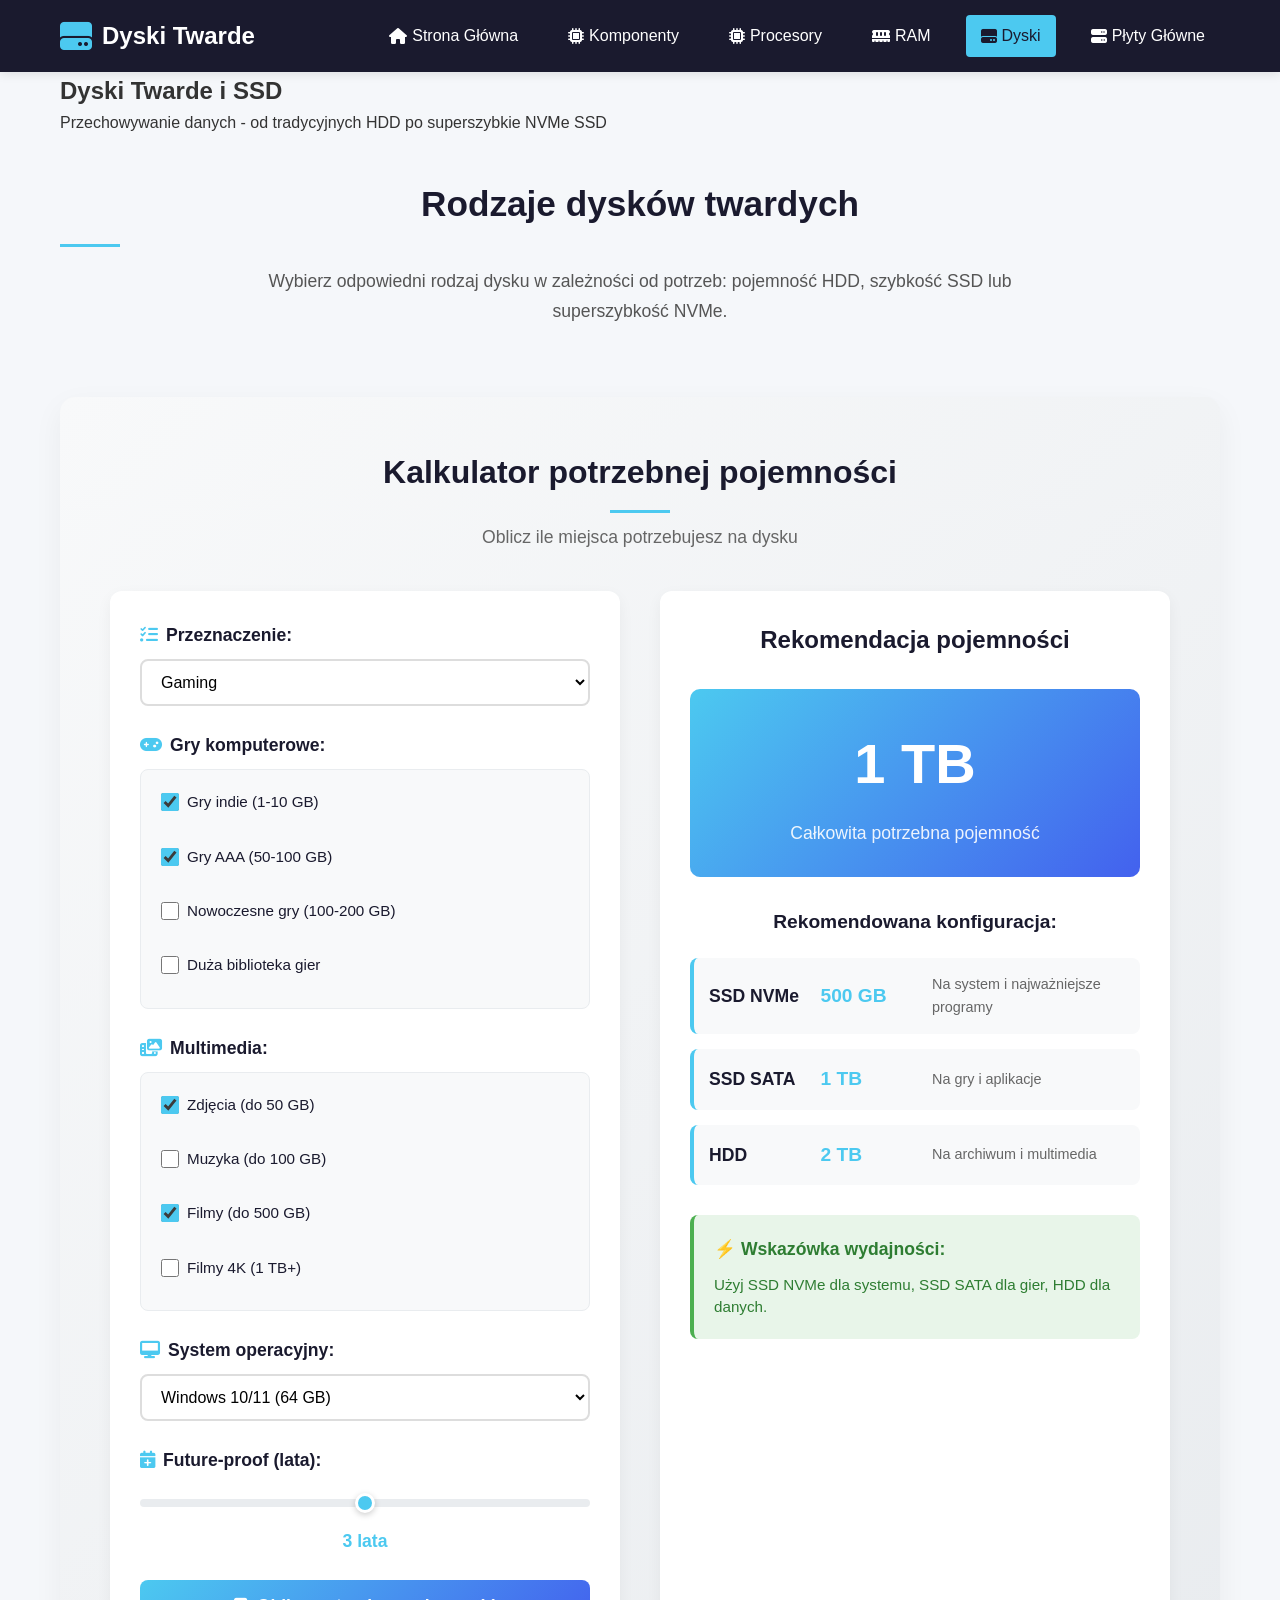
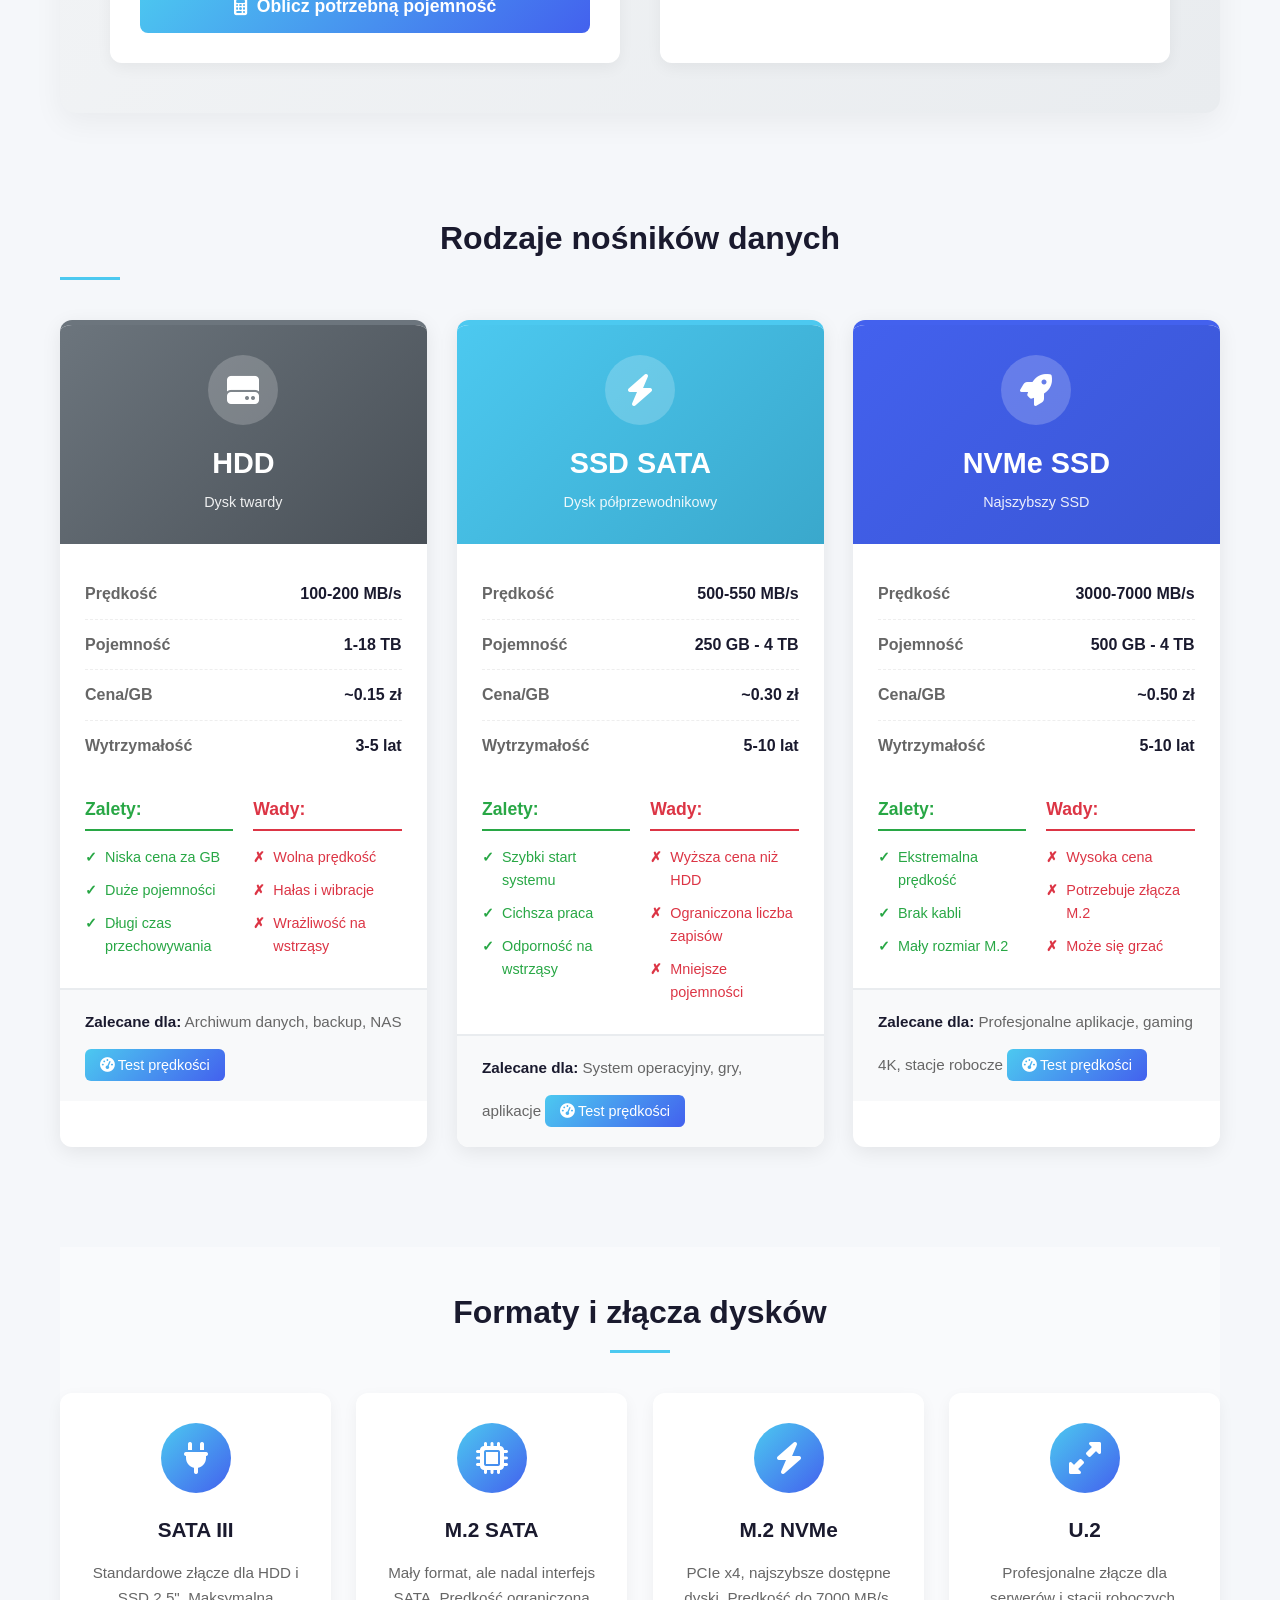
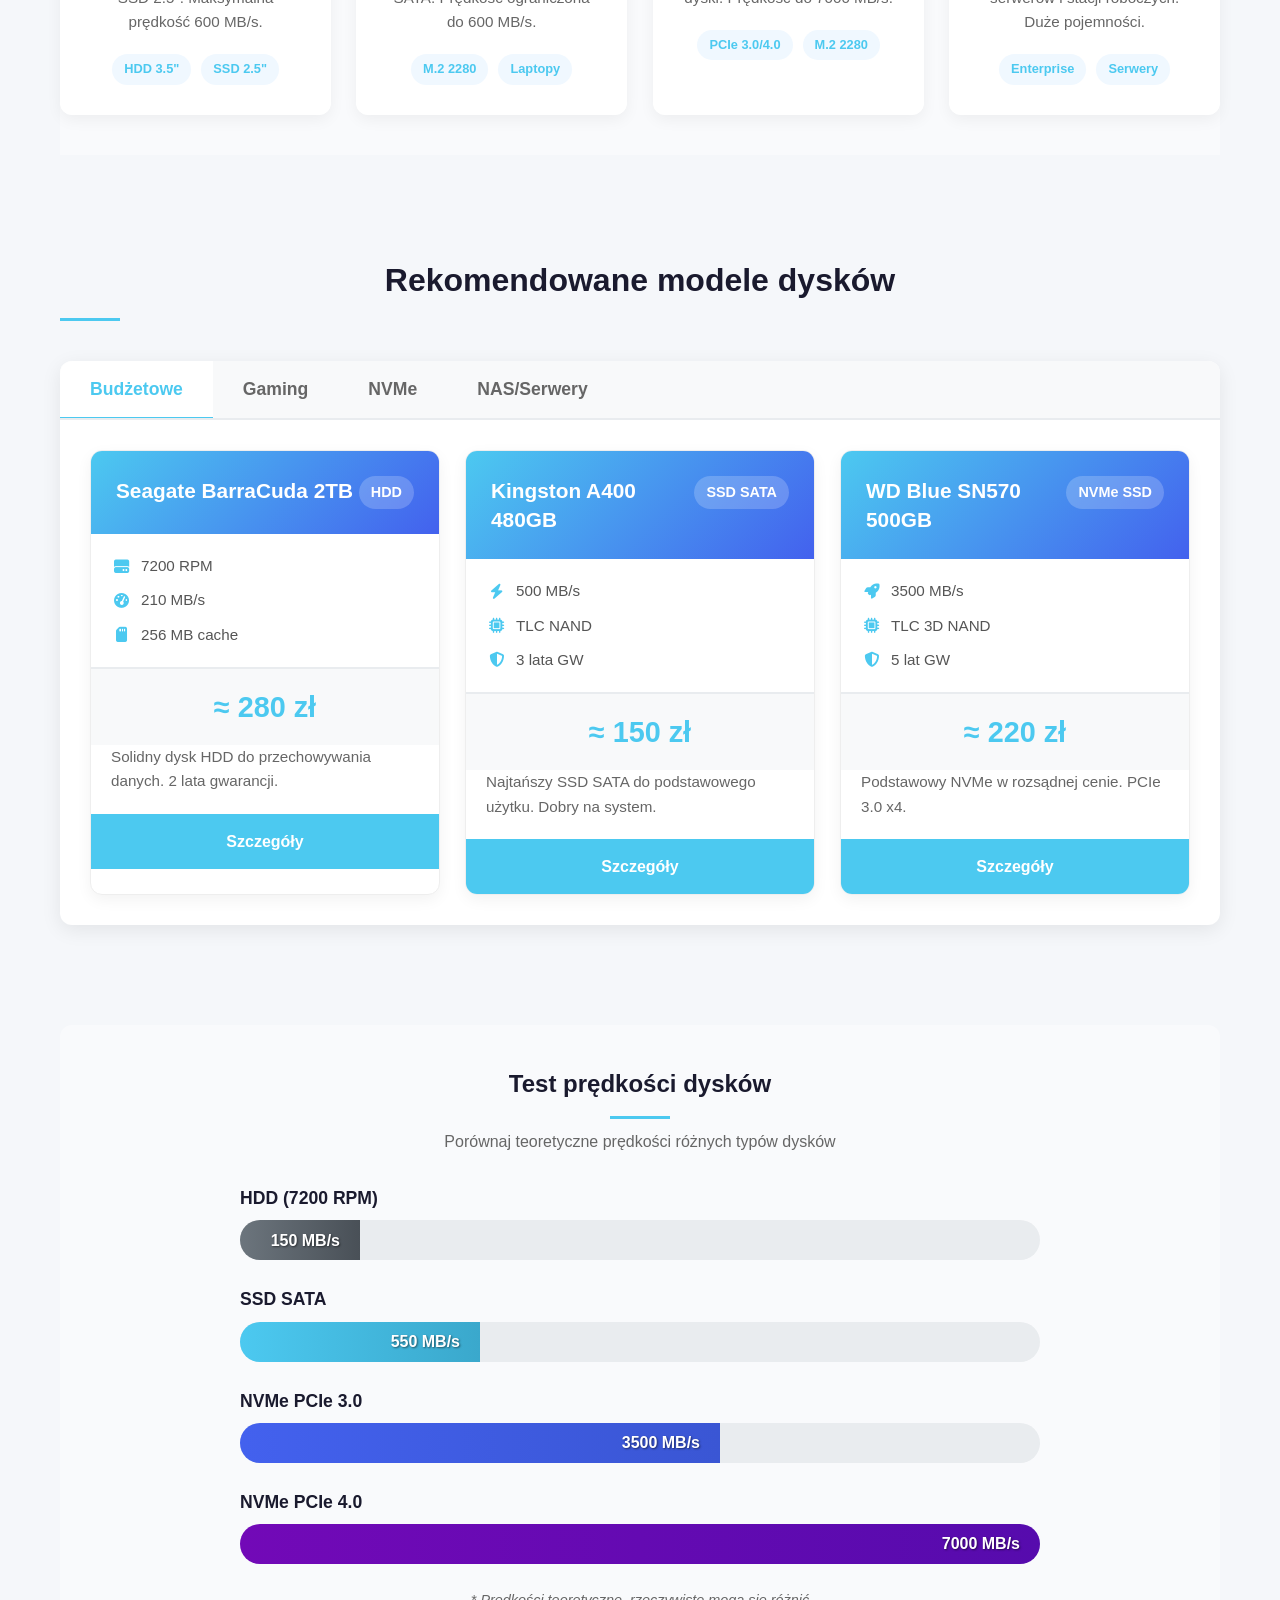
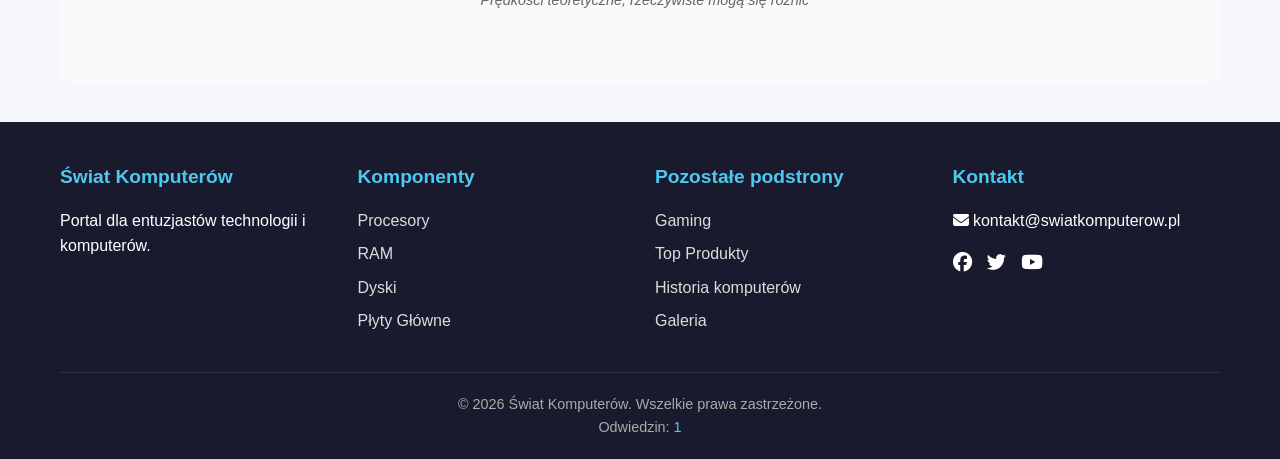
<file: dyski.html>
<!DOCTYPE html>
<html lang="pl">
<head>
    <meta charset="UTF-8">
    <meta name="viewport" content="width=device-width, initial-scale=1.0">
    <title>Dyski Twarde - Świat Komputerów</title>
    <link rel="stylesheet" href="css/main.css">
    <link rel="stylesheet" href="css/dyski.css">
    <link rel="stylesheet" href="https://cdnjs.cloudflare.com/ajax/libs/font-awesome/6.4.0/css/all.min.css">
    <link rel="icon" type="image/x-icon" href="images/Designer (11).png">
</head>
<body>
    <header>
        <div class="container">
            <div class="logo">
                <i class="fas fa-hdd"></i>
                <h1>Dyski Twarde</h1>
            </div>
            <nav>
                <ul class="nav-menu">
                    <li><a href="index.html"><i class="fas fa-home"></i> Strona Główna</a></li>
                    <li><a href="komponenty.html"><i class="fas fa-microchip"></i> Komponenty</a></li>
                    <li><a href="procesory.html"><i class="fas fa-microchip"></i> Procesory</a></li>
                    <li><a href="pamiec-ram.html"><i class="fas fa-memory"></i> RAM</a></li>
                    <li><a href="dyski.html" class="active"><i class="fas fa-hdd"></i> Dyski</a></li>
                    <li><a href="plyty-glowne.html"><i class="fas fa-server"></i> Płyty Główne</a></li>
                </ul>
                <div class="hamburger" id="hamburger">
                    <i class="fas fa-bars"></i>
                </div>
            </nav>
        </div>
    </header>

    <section class="page-hero">
        <div class="container">
            <h2>Dyski Twarde i SSD</h2>
            <p>Przechowywanie danych - od tradycyjnych HDD po superszybkie NVMe SSD</p>
        </div>
    </section>

    <main class="container">
        <section class="storage-intro">
            <h2>Rodzaje dysków twardych</h2>
            <p>Wybierz odpowiedni rodzaj dysku w zależności od potrzeb: pojemność HDD, szybkość SSD lub superszybkość NVMe.</p>
        </section>

        <section class="storage-calculator">
            <h2>Kalkulator potrzebnej pojemności</h2>
            <p>Oblicz ile miejsca potrzebujesz na dysku</p>
            
            <div class="calculator-container">
                <div class="calculator-inputs">
                    <div class="calc-component">
                        <label for="storage-usage"><i class="fas fa-tasks"></i> Przeznaczenie:</label>
                        <select id="storage-usage">
                            <option value="basic">Podstawowe (biuro, internet)</option>
                            <option value="gaming" selected>Gaming</option>
                            <option value="creative">Kreatywność (grafika, wideo)</option>
                            <option value="workstation">Stacja robocza</option>
                            <option value="server">Serwer/NAS</option>
                        </select>
                    </div>
                    
                    <div class="calc-component">
                        <label><i class="fas fa-gamepad"></i> Gry komputerowe:</label>
                        <div class="games-checklist">
                            <label><input type="checkbox" name="game" value="indie" checked> Gry indie (1-10 GB)</label>
                            <label><input type="checkbox" name="game" value="aaa" checked> Gry AAA (50-100 GB)</label>
                            <label><input type="checkbox" name="game" value="modern"> Nowoczesne gry (100-200 GB)</label>
                            <label><input type="checkbox" name="game" value="library"> Duża biblioteka gier</label>
                        </div>
                    </div>
                    
                    <div class="calc-component">
                        <label><i class="fas fa-photo-video"></i> Multimedia:</label>
                        <div class="media-checklist">
                            <label><input type="checkbox" name="media" value="photos" checked> Zdjęcia (do 50 GB)</label>
                            <label><input type="checkbox" name="media" value="music"> Muzyka (do 100 GB)</label>
                            <label><input type="checkbox" name="media" value="movies" checked> Filmy (do 500 GB)</label>
                            <label><input type="checkbox" name="media" value="4k"> Filmy 4K (1 TB+)</label>
                        </div>
                    </div>
                    
                    <div class="calc-component">
                        <label for="os-type"><i class="fas fa-desktop"></i> System operacyjny:</label>
                        <select id="os-type">
                            <option value="windows" selected>Windows 10/11 (64 GB)</option>
                            <option value="linux">Linux (20 GB)</option>
                            <option value="dual">Dual-boot (100 GB)</option>
                        </select>
                    </div>
                    
                    <div class="calc-component">
                        <label for="future-proof"><i class="fas fa-calendar-plus"></i> Future-proof (lata):</label>
                        <input type="range" id="future-proof" min="1" max="5" value="3">
                        <span id="future-proof-value">3 lata</span>
                    </div>
                    
                    <button id="calculate-storage" class="btn-calc">
                        <i class="fas fa-calculator"></i> Oblicz potrzebną pojemność
                    </button>
                </div>
                
                <div class="calculator-result">
                    <div class="result-card">
                        <h3>Rekomendacja pojemności</h3>
                        <div class="storage-result">
                            <div class="storage-value">1 TB</div>
                            <div class="storage-label">Całkowita potrzebna pojemność</div>
                        </div>
                        <div class="configuration-recommendation">
                            <h4>Rekomendowana konfiguracja:</h4>
                            <div class="config-option">
                                <div class="config-type">SSD NVMe</div>
                                <div class="config-size">500 GB</div>
                                <div class="config-desc">Na system i najważniejsze programy</div>
                            </div>
                            <div class="config-option">
                                <div class="config-type">SSD SATA</div>
                                <div class="config-size">1 TB</div>
                                <div class="config-desc">Na gry i aplikacje</div>
                            </div>
                            <div class="config-option">
                                <div class="config-type">HDD</div>
                                <div class="config-size">2 TB</div>
                                <div class="config-desc">Na archiwum i multimedia</div>
                            </div>
                        </div>
                        <div class="performance-tip">
                            <h5>⚡ Wskazówka wydajności:</h5>
                            <p>Użyj SSD NVMe dla systemu, SSD SATA dla gier, HDD dla danych.</p>
                        </div>
                    </div>
                </div>
            </div>
        </section>

        <section class="storage-types">
            <h2>Rodzaje nośników danych</h2>
            <div class="types-comparison">
                <div class="type-card hdd">
                    <div class="type-header">
                        <div class="type-icon">
                            <i class="fas fa-hdd"></i>
                        </div>
                        <h3>HDD</h3>
                        <div class="type-subtitle">Dysk twardy</div>
                    </div>
                    <div class="type-specs">
                        <div class="spec">
                            <span class="spec-label">Prędkość</span>
                            <span class="spec-value">100-200 MB/s</span>
                        </div>
                        <div class="spec">
                            <span class="spec-label">Pojemność</span>
                            <span class="spec-value">1-18 TB</span>
                        </div>
                        <div class="spec">
                            <span class="spec-label">Cena/GB</span>
                            <span class="spec-value">~0.15 zł</span>
                        </div>
                        <div class="spec">
                            <span class="spec-label">Wytrzymałość</span>
                            <span class="spec-value">3-5 lat</span>
                        </div>
                    </div>
                    <div class="type-pros-cons">
                        <div class="pros">
                            <h4>Zalety:</h4>
                            <ul>
                                <li>Niska cena za GB</li>
                                <li>Duże pojemności</li>
                                <li>Długi czas przechowywania</li>
                            </ul>
                        </div>
                        <div class="cons">
                            <h4>Wady:</h4>
                            <ul>
                                <li>Wolna prędkość</li>
                                <li>Hałas i wibracje</li>
                                <li>Wrażliwość na wstrząsy</li>
                            </ul>
                        </div>
                    </div>
                    <div class="type-recommendation">
                        <strong>Zalecane dla:</strong> Archiwum danych, backup, NAS
                    </div>
                </div>
                
                <div class="type-card ssd">
                    <div class="type-header">
                        <div class="type-icon">
                            <i class="fas fa-bolt"></i>
                        </div>
                        <h3>SSD SATA</h3>
                        <div class="type-subtitle">Dysk półprzewodnikowy</div>
                    </div>
                    <div class="type-specs">
                        <div class="spec">
                            <span class="spec-label">Prędkość</span>
                            <span class="spec-value">500-550 MB/s</span>
                        </div>
                        <div class="spec">
                            <span class="spec-label">Pojemność</span>
                            <span class="spec-value">250 GB - 4 TB</span>
                        </div>
                        <div class="spec">
                            <span class="spec-label">Cena/GB</span>
                            <span class="spec-value">~0.30 zł</span>
                        </div>
                        <div class="spec">
                            <span class="spec-label">Wytrzymałość</span>
                            <span class="spec-value">5-10 lat</span>
                        </div>
                    </div>
                    <div class="type-pros-cons">
                        <div class="pros">
                            <h4>Zalety:</h4>
                            <ul>
                                <li>Szybki start systemu</li>
                                <li>Cichsza praca</li>
                                <li>Odporność na wstrząsy</li>
                            </ul>
                        </div>
                        <div class="cons">
                            <h4>Wady:</h4>
                            <ul>
                                <li>Wyższa cena niż HDD</li>
                                <li>Ograniczona liczba zapisów</li>
                                <li>Mniejsze pojemności</li>
                            </ul>
                        </div>
                    </div>
                    <div class="type-recommendation">
                        <strong>Zalecane dla:</strong> System operacyjny, gry, aplikacje
                    </div>
                </div>
                
                <div class="type-card nvme">
                    <div class="type-header">
                        <div class="type-icon">
                            <i class="fas fa-rocket"></i>
                        </div>
                        <h3>NVMe SSD</h3>
                        <div class="type-subtitle">Najszybszy SSD</div>
                    </div>
                    <div class="type-specs">
                        <div class="spec">
                            <span class="spec-label">Prędkość</span>
                            <span class="spec-value">3000-7000 MB/s</span>
                        </div>
                        <div class="spec">
                            <span class="spec-label">Pojemność</span>
                            <span class="spec-value">500 GB - 4 TB</span>
                        </div>
                        <div class="spec">
                            <span class="spec-label">Cena/GB</span>
                            <span class="spec-value">~0.50 zł</span>
                        </div>
                        <div class="spec">
                            <span class="spec-label">Wytrzymałość</span>
                            <span class="spec-value">5-10 lat</span>
                        </div>
                    </div>
                    <div class="type-pros-cons">
                        <div class="pros">
                            <h4>Zalety:</h4>
                            <ul>
                                <li>Ekstremalna prędkość</li>
                                <li>Brak kabli</li>
                                <li>Mały rozmiar M.2</li>
                            </ul>
                        </div>
                        <div class="cons">
                            <h4>Wady:</h4>
                            <ul>
                                <li>Wysoka cena</li>
                                <li>Potrzebuje złącza M.2</li>
                                <li>Może się grzać</li>
                            </ul>
                        </div>
                    </div>
                    <div class="type-recommendation">
                        <strong>Zalecane dla:</strong> Profesjonalne aplikacje, gaming 4K, stacje robocze
                    </div>
                </div>
            </div>
        </section>

        <section class="storage-formats">
            <h2>Formaty i złącza dysków</h2>
            <div class="formats-grid">
                <div class="format-card">
                    <div class="format-icon">
                        <i class="fas fa-plug"></i>
                    </div>
                    <h3>SATA III</h3>
                    <p>Standardowe złącze dla HDD i SSD 2.5". Maksymalna prędkość 600 MB/s.</p>
                    <div class="format-compatibility">
                        <span class="compat-tag">HDD 3.5"</span>
                        <span class="compat-tag">SSD 2.5"</span>
                    </div>
                </div>
                
                <div class="format-card">
                    <div class="format-icon">
                        <i class="fas fa-microchip"></i>
                    </div>
                    <h3>M.2 SATA</h3>
                    <p>Mały format, ale nadal interfejs SATA. Prędkość ograniczona do 600 MB/s.</p>
                    <div class="format-compatibility">
                        <span class="compat-tag">M.2 2280</span>
                        <span class="compat-tag">Laptopy</span>
                    </div>
                </div>
                
                <div class="format-card">
                    <div class="format-icon">
                        <i class="fas fa-bolt"></i>
                    </div>
                    <h3>M.2 NVMe</h3>
                    <p>PCIe x4, najszybsze dostępne dyski. Prędkość do 7000 MB/s.</p>
                    <div class="format-compatibility">
                        <span class="compat-tag">PCIe 3.0/4.0</span>
                        <span class="compat-tag">M.2 2280</span>
                    </div>
                </div>
                
                <div class="format-card">
                    <div class="format-icon">
                        <i class="fas fa-expand-alt"></i>
                    </div>
                    <h3>U.2</h3>
                    <p>Profesjonalne złącze dla serwerów i stacji roboczych. Duże pojemności.</p>
                    <div class="format-compatibility">
                        <span class="compat-tag">Enterprise</span>
                        <span class="compat-tag">Serwery</span>
                    </div>
                </div>
            </div>
        </section>

        <section class="storage-recommendations">
            <h2>Rekomendowane modele dysków</h2>
            <div class="recommendation-tabs">
                <div class="rec-tab-buttons">
                    <button class="rec-tab-btn active" data-category="budget">Budżetowe</button>
                    <button class="rec-tab-btn" data-category="gaming">Gaming</button>
                    <button class="rec-tab-btn" data-category="nvme">NVMe</button>
                    <button class="rec-tab-btn" data-category="nas">NAS/Serwery</button>
                </div>
                
                <div class="rec-tab-content active" id="rec-budget">
                    <div class="storage-models-grid">
                        <div class="storage-model-card">
                            <div class="model-header">
                                <h3>Seagate BarraCuda 2TB</h3>
                                <div class="model-type">HDD</div>
                            </div>
                            <div class="model-specs">
                                <span><i class="fas fa-hdd"></i> 7200 RPM</span>
                                <span><i class="fas fa-tachometer-alt"></i> 210 MB/s</span>
                                <span><i class="fas fa-sd-card"></i> 256 MB cache</span>
                            </div>
                            <div class="model-price">≈ 280 zł</div>
                            <div class="model-desc">
                                Solidny dysk HDD do przechowywania danych. 2 lata gwarancji.
                            </div>
                            <a href="#" class="model-more">Szczegóły</a>
                        </div>
                        
                        <div class="storage-model-card">
                            <div class="model-header">
                                <h3>Kingston A400 480GB</h3>
                                <div class="model-type">SSD SATA</div>
                            </div>
                            <div class="model-specs">
                                <span><i class="fas fa-bolt"></i> 500 MB/s</span>
                                <span><i class="fas fa-microchip"></i> TLC NAND</span>
                                <span><i class="fas fa-shield-alt"></i> 3 lata GW</span>
                            </div>
                            <div class="model-price">≈ 150 zł</div>
                            <div class="model-desc">
                                Najtańszy SSD SATA do podstawowego użytku. Dobry na system.
                            </div>
                            <a href="#" class="model-more">Szczegóły</a>
                        </div>
                        
                        <div class="storage-model-card">
                            <div class="model-header">
                                <h3>WD Blue SN570 500GB</h3>
                                <div class="model-type">NVMe SSD</div>
                            </div>
                            <div class="model-specs">
                                <span><i class="fas fa-rocket"></i> 3500 MB/s</span>
                                <span><i class="fas fa-microchip"></i> TLC 3D NAND</span>
                                <span><i class="fas fa-shield-alt"></i> 5 lat GW</span>
                            </div>
                            <div class="model-price">≈ 220 zł</div>
                            <div class="model-desc">
                                Podstawowy NVMe w rozsądnej cenie. PCIe 3.0 x4.
                            </div>
                            <a href="#" class="model-more">Szczegóły</a>
                        </div>
                    </div>
                </div>
                
                <div class="rec-tab-content" id="rec-gaming">
                    <div class="storage-models-grid">
                        <div class="storage-model-card">
                            <div class="model-header">
                                <h3>Samsung 870 Evo 1TB</h3>
                                <div class="model-type">SSD SATA</div>
                            </div>
                            <div class="model-specs">
                                <span><i class="fas fa-bolt"></i> 560 MB/s</span>
                                <span><i class="fas fa-microchip"></i> V-NAND 3-bit MLC</span>
                                <span><i class="fas fa-shield-alt"></i> 5 lat GW</span>
                            </div>
                            <div class="model-price">≈ 350 zł</div>
                            <div class="model-desc">
                                Najlepszy SSD SATA na rynku. Doskonały do gier.
                            </div>
                            <a href="#" class="model-more">Szczegóły</a>
                        </div>
                        
                        <div class="storage-model-card">
                            <div class="model-header">
                                <h3>WD Black SN770 1TB</h3>
                                <div class="model-type">NVMe SSD</div>
                            </div>
                            <div class="model-specs">
                                <span><i class="fas fa-rocket"></i> 5150 MB/s</span>
                                <span><i class="fas fa-gamepad"></i> Gaming Mode</span>
                                <span><i class="fas fa-shield-alt"></i> 5 lat GW</span>
                            </div>
                            <div class="model-price">≈ 350 zł</div>
                            <div class="model-desc">
                                Dedykowany gaming SSD z WD Black Dashboard.
                            </div>
                            <a href="#" class="model-more">Szczegóły</a>
                        </div>
                        
                        <div class="storage-model-card">
                            <div class="model-header">
                                <h3>Crucial P5 Plus 2TB</h3>
                                <div class="model-type">NVMe SSD</div>
                            </div>
                            <div class="model-specs">
                                <span><i class="fas fa-rocket"></i> 6600 MB/s</span>
                                <span><i class="fas fa-microchip"></i> PCIe 4.0</span>
                                <span><i class="fas fa-shield-alt"></i> 5 lat GW</span>
                            </div>
                            <div class="model-price">≈ 650 zł</div>
                            <div class="model-desc">
                                Wysokowydajny NVMe PCIe 4.0 dla graczy i twórców.
                            </div>
                            <a href="#" class="model-more">Szczegóły</a>
                        </div>
                    </div>
                </div>
            </div>
        </section>

        <section class="storage-speed-test">
            <h2>Test prędkości dysków</h2>
            <p>Porównaj teoretyczne prędkości różnych typów dysków</p>
            <div class="speed-comparison-chart">
                <div class="speed-category">
                    <div class="category-name">HDD (7200 RPM)</div>
                    <div class="speed-bar-container">
                        <div class="speed-bar hdd-speed" style="width: 15%">
                            <span class="speed-value">150 MB/s</span>
                        </div>
                    </div>
                </div>
                <div class="speed-category">
                    <div class="category-name">SSD SATA</div>
                    <div class="speed-bar-container">
                        <div class="speed-bar ssd-speed" style="width: 30%">
                            <span class="speed-value">550 MB/s</span>
                        </div>
                    </div>
                </div>
                <div class="speed-category">
                    <div class="category-name">NVMe PCIe 3.0</div>
                    <div class="speed-bar-container">
                        <div class="speed-bar nvme3-speed" style="width: 60%">
                            <span class="speed-value">3500 MB/s</span>
                        </div>
                    </div>
                </div>
                <div class="speed-category">
                    <div class="category-name">NVMe PCIe 4.0</div>
                    <div class="speed-bar-container">
                        <div class="speed-bar nvme4-speed" style="width: 100%">
                            <span class="speed-value">7000 MB/s</span>
                        </div>
                    </div>
                </div>
            </div>
            <p class="chart-note">* Prędkości teoretyczne, rzeczywiste mogą się różnić</p>
        </section>
    </main>

    <footer>
        <div class="container">
            <div class="footer-content">
                <div class="footer-section">
                    <h3>Świat Komputerów</h3>
                    <p>Portal dla entuzjastów technologii i komputerów.</p>
                </div>
                <div class="footer-section">
                    <h3>Komponenty</h3>
                    <ul>
                        <li><a href="procesory.html">Procesory</a></li>
                        <li><a href="pamiec-ram.html">RAM</a></li>
                        <li><a href="dyski.html" class="active">Dyski</a></li>
                        <li><a href="plyty-glowne.html">Płyty Główne</a></li>
                    </ul>
                </div>
                <div class="footer-section">
                    <h3>Pozostałe podstrony</h3>
                    <ul>
                        <li><a href="gaming.html">Gaming</a></li>
                        <li><a href="top-produkty.html">Top Produkty</a></li>
                        <li><a href="historia.html">Historia komputerów</a></li>
                        <li><a href="galeria.html">Galeria</a></li>
                    </ul>
                </div>
                <div class="footer-section">
                    <h3>Kontakt</h3>
                    <p><i class="fas fa-envelope"></i> kontakt@swiatkomputerow.pl</p>
                    <div class="social-icons">
                        <a href="#"><i class="fab fa-facebook"></i></a>
                        <a href="#"><i class="fab fa-twitter"></i></a>
                        <a href="#"><i class="fab fa-youtube"></i></a>
                    </div>
                </div>
            </div>
            <div class="footer-bottom">
                <p>&copy; 2023 Świat Komputerów. Wszelkie prawa zastrzeżone.</p>
                <p>Odwiedzin: <span id="visit-counter">0</span></p>
            </div>
        </div>
    </footer>

    <script src="js/main.js"></script>
    <script src="js/dyski.js"></script>
</body>
</html>
</file>
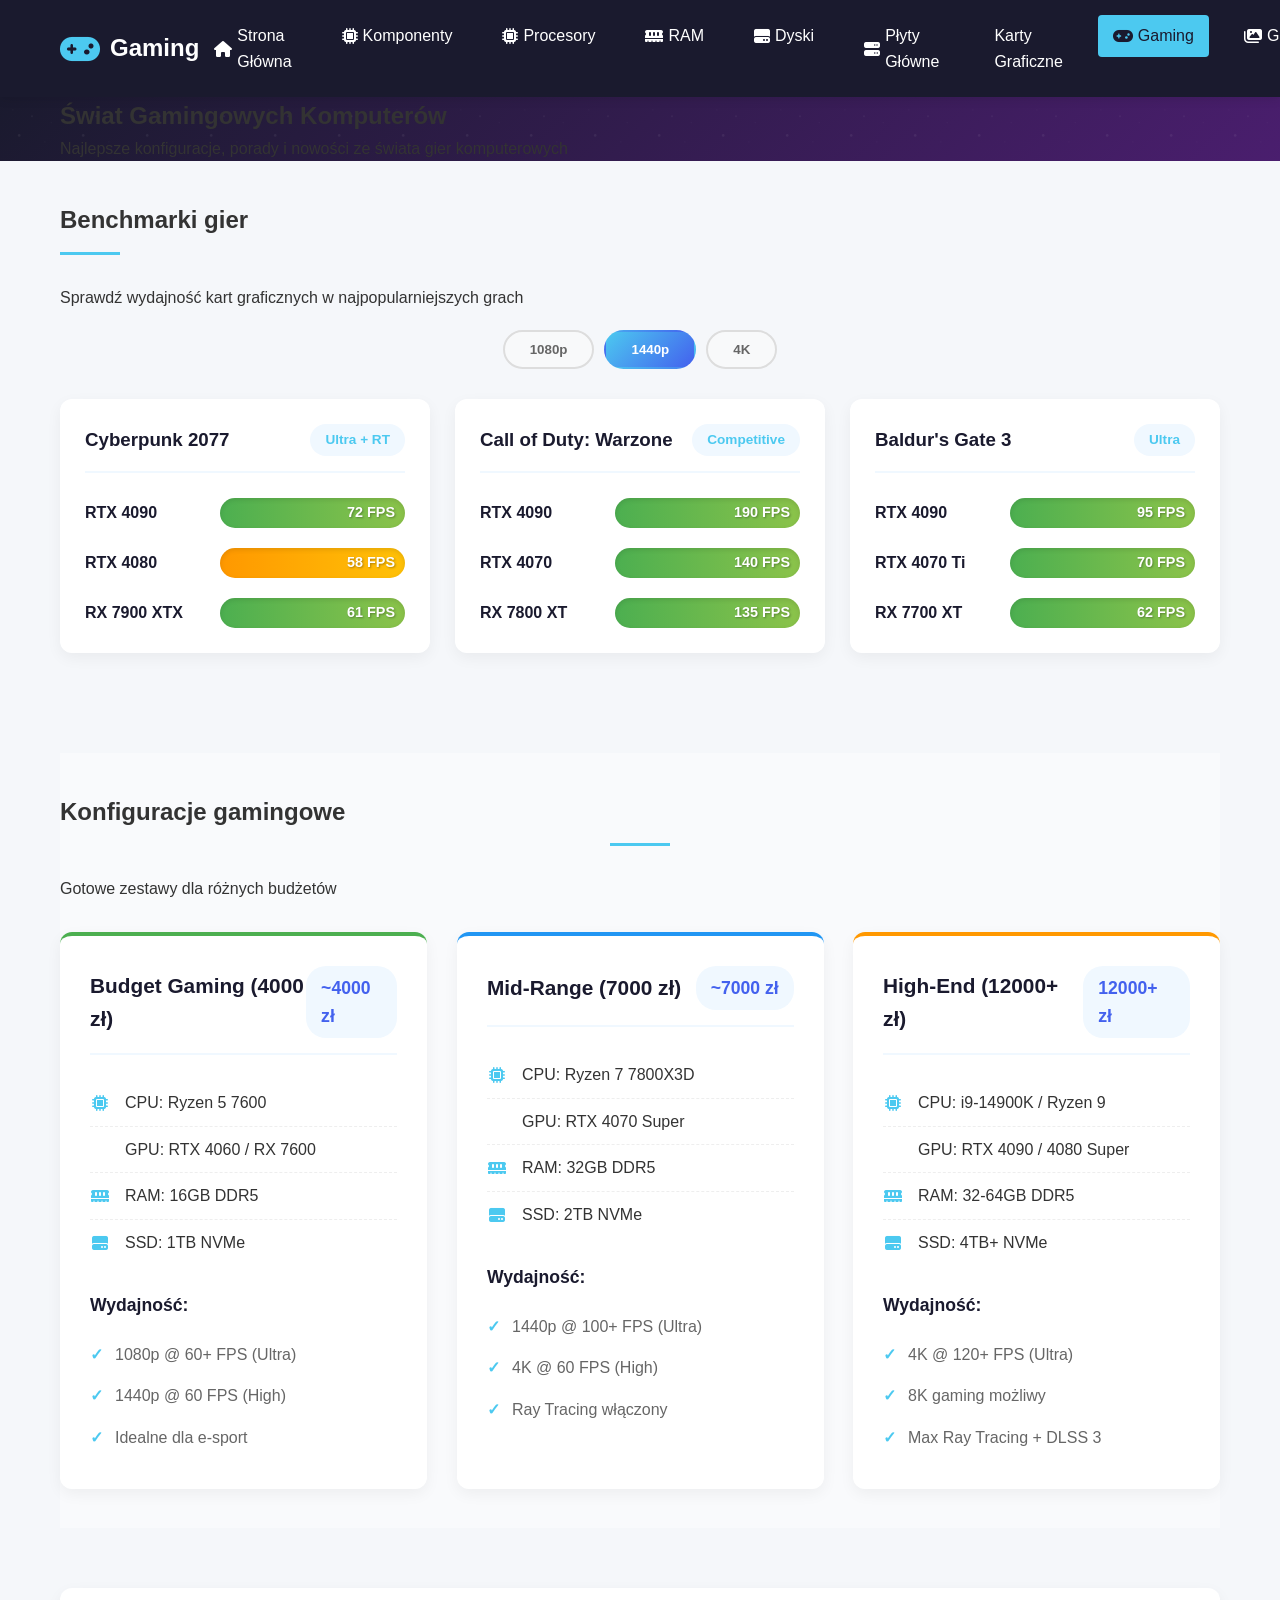
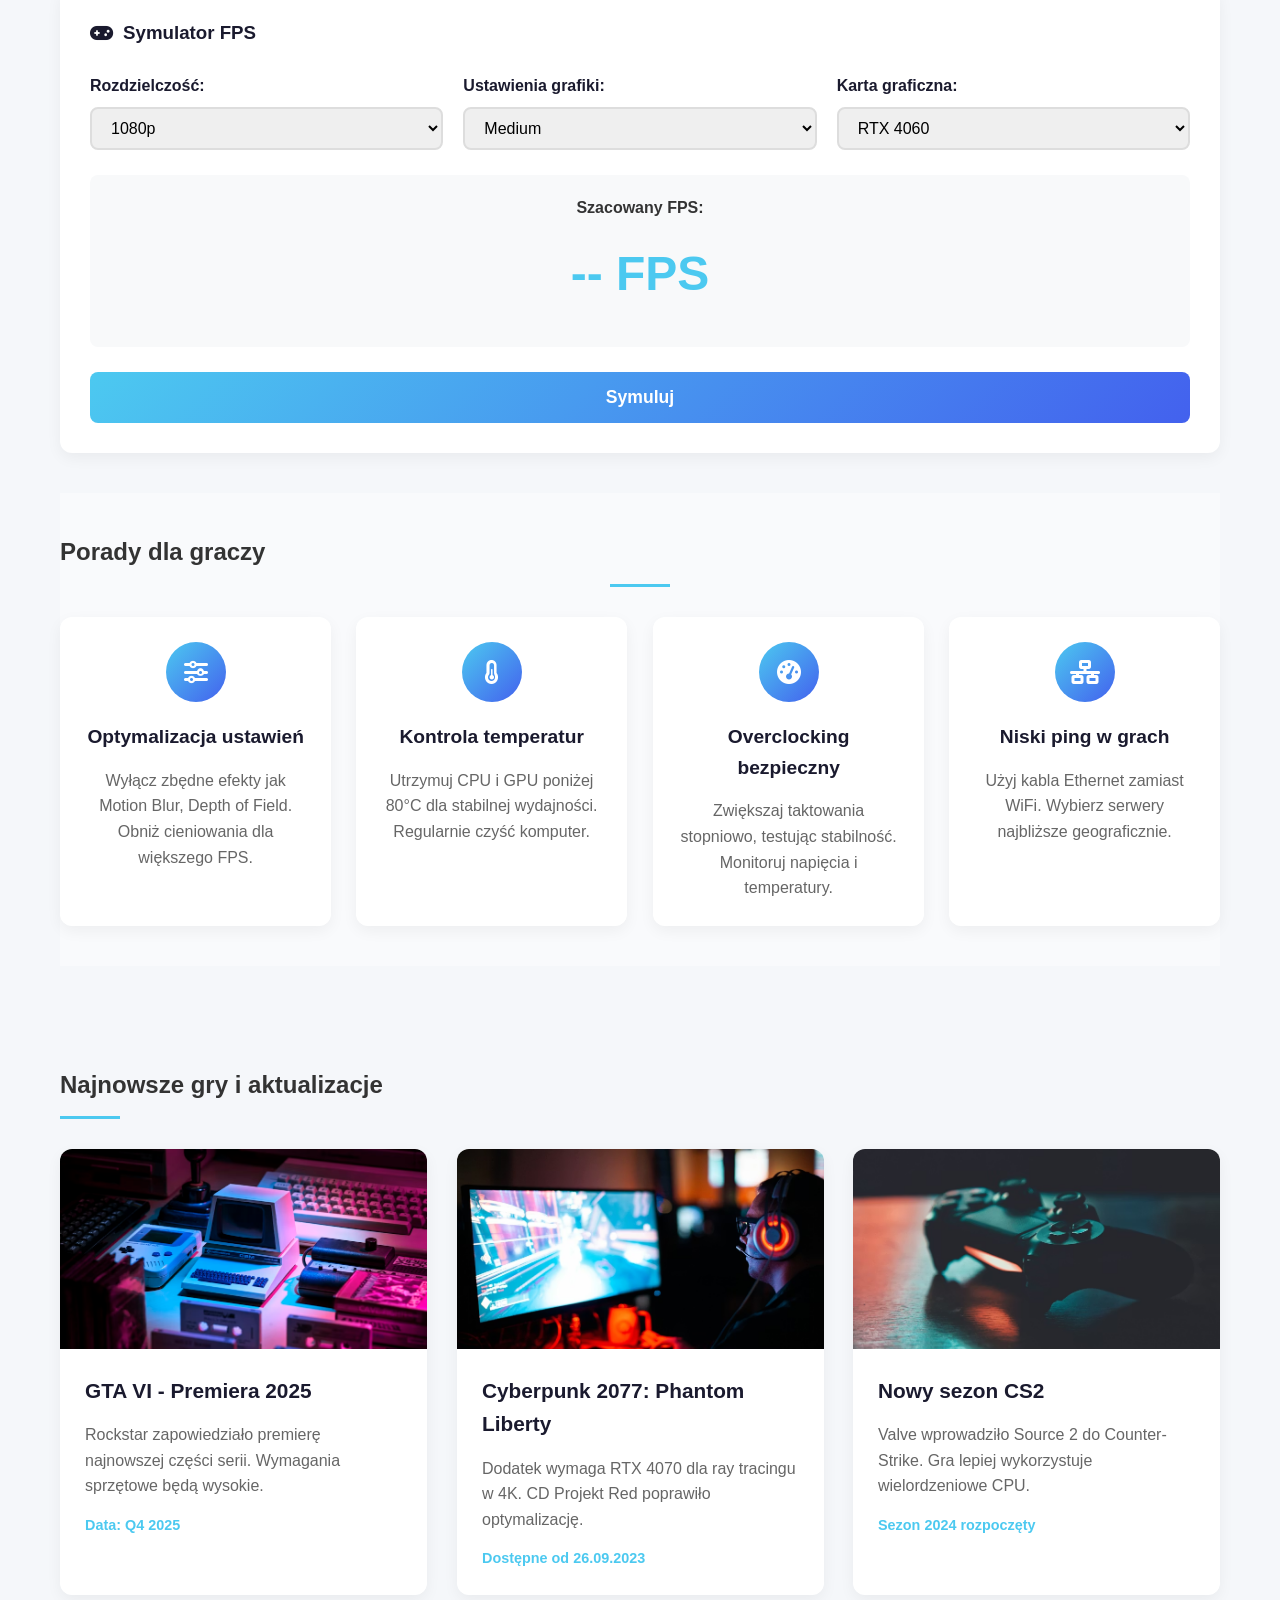
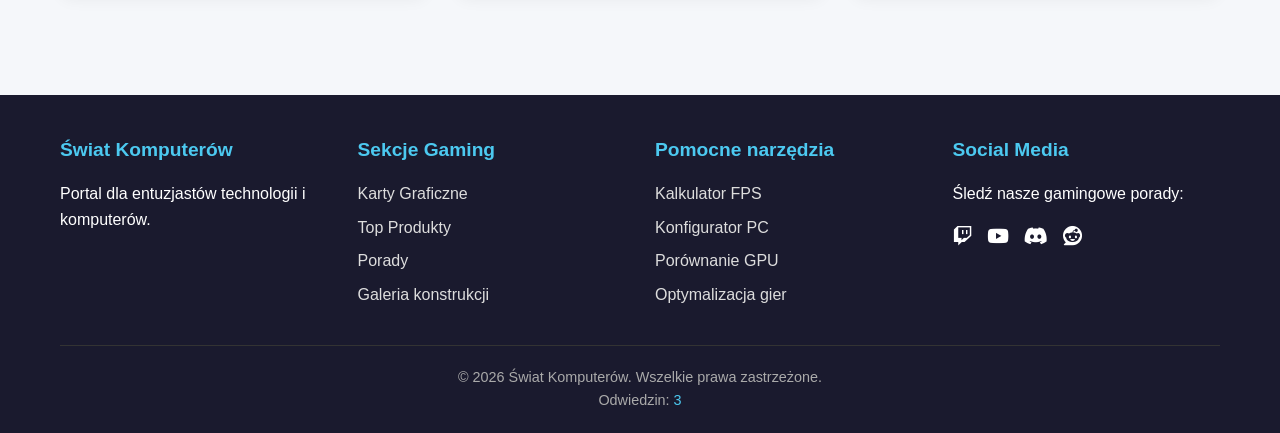
<file: gaming.html>
<!DOCTYPE html>
<html lang="pl">
<head>
    <meta charset="UTF-8">
    <meta name="viewport" content="width=device-width, initial-scale=1.0">
    <title>Gaming - Świat Komputerów</title>
    <link rel="stylesheet" href="css/main.css">
    <link rel="stylesheet" href="css/gaming.css">
    <link rel="stylesheet" href="https://cdnjs.cloudflare.com/ajax/libs/font-awesome/6.4.0/css/all.min.css">
    <link rel="icon" type="image/x-icon" href="images/Designer (11).png">
</head>
<body>
    <header>
        <div class="container">
            <div class="logo">
                <i class="fas fa-gamepad"></i>
                <h1>Gaming</h1>
            </div>
            <nav>
                <ul class="nav-menu">
                    <li><a href="index.html"><i class="fas fa-home"></i> Strona Główna</a></li>
                    <li><a href="komponenty.html"><i class="fas fa-microchip"></i> Komponenty</a></li>
                    <li><a href="procesory.html"><i class="fas fa-microchip"></i> Procesory</a></li>
                    <li><a href="pamiec-ram.html"><i class="fas fa-memory"></i> RAM</a></li>
                    <li><a href="dyski.html"><i class="fas fa-hdd"></i> Dyski</a></li>
                    <li><a href="plyty-glowne.html"><i class="fas fa-server"></i> Płyty Główne</a></li>
                    <li><a href="karty-graficzne.html"><i class="fas fa-video-card"></i> Karty Graficzne</a></li>
                    <li><a href="gaming.html" class="active"><i class="fas fa-gamepad"></i> Gaming</a></li>
                    <li><a href="galeria.html"><i class="fas fa-images"></i> Galeria</a></li>
                </ul>
                <div class="hamburger" id="hamburger">
                    <i class="fas fa-bars"></i>
                </div>
            </nav> 
        </div>
    </header>

    <section class="page-hero gaming-hero">
        <div class="container">
            <h2>Świat Gamingowych Komputerów</h2>
            <p>Najlepsze konfiguracje, porady i nowości ze świata gier komputerowych</p>
        </div>
    </section>

    <main class="container">
        <section class="gaming-benchmarks">
            <h2>Benchmarki gier</h2>
            <p>Sprawdź wydajność kart graficznych w najpopularniejszych grach</p>
            
            <div class="benchmark-filters">
                <button class="benchmark-filter active" data-resolution="1080p">1080p</button>
                <button class="benchmark-filter" data-resolution="1440p">1440p</button>
                <button class="benchmark-filter" data-resolution="4k">4K</button>
            </div>
            
            <div class="benchmarks-grid">
                <div class="benchmark-card">
                    <div class="benchmark-header">
                        <h3>Cyberpunk 2077</h3>
                        <span class="benchmark-setting">Ultra + RT</span>
                    </div>
                    <div class="benchmark-results">
                        <div class="gpu-result">
                            <span class="gpu-name">RTX 4090</span>
                            <div class="fps-bar" style="width: 95%">
                                <span class="fps-value">95 FPS</span>
                            </div>
                        </div>
                        <div class="gpu-result">
                            <span class="gpu-name">RTX 4080</span>
                            <div class="fps-bar" style="width: 78%">
                                <span class="fps-value">78 FPS</span>
                            </div>
                        </div>
                        <div class="gpu-result">
                            <span class="gpu-name">RX 7900 XTX</span>
                            <div class="fps-bar" style="width: 82%">
                                <span class="fps-value">82 FPS</span>
                            </div>
                        </div>
                    </div>
                </div>
                
                <div class="benchmark-card">
                    <div class="benchmark-header">
                        <h3>Call of Duty: Warzone</h3>
                        <span class="benchmark-setting">Competitive</span>
                    </div>
                    <div class="benchmark-results">
                        <div class="gpu-result">
                            <span class="gpu-name">RTX 4090</span>
                            <div class="fps-bar" style="width: 100%">
                                <span class="fps-value">240+ FPS</span>
                            </div>
                        </div>
                        <div class="gpu-result">
                            <span class="gpu-name">RTX 4070</span>
                            <div class="fps-bar" style="width: 85%">
                                <span class="fps-value">180 FPS</span>
                            </div>
                        </div>
                        <div class="gpu-result">
                            <span class="gpu-name">RX 7800 XT</span>
                            <div class="fps-bar" style="width: 80%">
                                <span class="fps-value">170 FPS</span>
                            </div>
                        </div>
                    </div>
                </div>
                
                <div class="benchmark-card">
                    <div class="benchmark-header">
                        <h3>Baldur's Gate 3</h3>
                        <span class="benchmark-setting">Ultra</span>
                    </div>
                    <div class="benchmark-results">
                        <div class="gpu-result">
                            <span class="gpu-name">RTX 4090</span>
                            <div class="fps-bar" style="width: 100%">
                                <span class="fps-value">120 FPS</span>
                            </div>
                        </div>
                        <div class="gpu-result">
                            <span class="gpu-name">RTX 4070 Ti</span>
                            <div class="fps-bar" style="width: 75%">
                                <span class="fps-value">90 FPS</span>
                            </div>
                        </div>
                        <div class="gpu-result">
                            <span class="gpu-name">RX 7700 XT</span>
                            <div class="fps-bar" style="width: 65%">
                                <span class="fps-value">78 FPS</span>
                            </div>
                        </div>
                    </div>
                </div>
            </div>
        </section>

        <section class="gaming-setups">
            <h2>Konfiguracje gamingowe</h2>
            <p>Gotowe zestawy dla różnych budżetów</p>
            
            <div class="setup-cards">
                <div class="setup-card budget">
                    <div class="setup-header">
                        <h3>Budget Gaming (4000 zł)</h3>
                        <div class="setup-price">~4000 zł</div>
                    </div>
                    <div class="setup-specs">
                        <div class="spec-item">
                            <i class="fas fa-microchip"></i>
                            <span>CPU: Ryzen 5 7600</span>
                        </div>
                        <div class="spec-item">
                            <i class="fas fa-video-card"></i>
                            <span>GPU: RTX 4060 / RX 7600</span>
                        </div>
                        <div class="spec-item">
                            <i class="fas fa-memory"></i>
                            <span>RAM: 16GB DDR5</span>
                        </div>
                        <div class="spec-item">
                            <i class="fas fa-hdd"></i>
                            <span>SSD: 1TB NVMe</span>
                        </div>
                    </div>
                    <div class="setup-performance">
                        <h4>Wydajność:</h4>
                        <ul>
                            <li>1080p @ 60+ FPS (Ultra)</li>
                            <li>1440p @ 60 FPS (High)</li>
                            <li>Idealne dla e-sport</li>
                        </ul>
                    </div>
                </div>
                
                <div class="setup-card midrange">
                    <div class="setup-header">
                        <h3>Mid-Range (7000 zł)</h3>
                        <div class="setup-price">~7000 zł</div>
                    </div>
                    <div class="setup-specs">
                        <div class="spec-item">
                            <i class="fas fa-microchip"></i>
                            <span>CPU: Ryzen 7 7800X3D</span>
                        </div>
                        <div class="spec-item">
                            <i class="fas fa-video-card"></i>
                            <span>GPU: RTX 4070 Super</span>
                        </div>
                        <div class="spec-item">
                            <i class="fas fa-memory"></i>
                            <span>RAM: 32GB DDR5</span>
                        </div>
                        <div class="spec-item">
                            <i class="fas fa-hdd"></i>
                            <span>SSD: 2TB NVMe</span>
                        </div>
                    </div>
                    <div class="setup-performance">
                        <h4>Wydajność:</h4>
                        <ul>
                            <li>1440p @ 100+ FPS (Ultra)</li>
                            <li>4K @ 60 FPS (High)</li>
                            <li>Ray Tracing włączony</li>
                        </ul>
                    </div>
                </div>
                
                <div class="setup-card high-end">
                    <div class="setup-header">
                        <h3>High-End (12000+ zł)</h3>
                        <div class="setup-price">12000+ zł</div>
                    </div>
                    <div class="setup-specs">
                        <div class="spec-item">
                            <i class="fas fa-microchip"></i>
                            <span>CPU: i9-14900K / Ryzen 9</span>
                        </div>
                        <div class="spec-item">
                            <i class="fas fa-video-card"></i>
                            <span>GPU: RTX 4090 / 4080 Super</span>
                        </div>
                        <div class="spec-item">
                            <i class="fas fa-memory"></i>
                            <span>RAM: 32-64GB DDR5</span>
                        </div>
                        <div class="spec-item">
                            <i class="fas fa-hdd"></i>
                            <span>SSD: 4TB+ NVMe</span>
                        </div>
                    </div>
                    <div class="setup-performance">
                        <h4>Wydajność:</h4>
                        <ul>
                            <li>4K @ 120+ FPS (Ultra)</li>
                            <li>8K gaming możliwy</li>
                            <li>Max Ray Tracing + DLSS 3</li>
                        </ul>
                    </div>
                </div>
            </div>
        </section>

        <section class="gaming-tips">
            <h2>Porady dla graczy</h2>
            
            <div class="tips-grid">
                <div class="tip-card">
                    <div class="tip-icon">
                        <i class="fas fa-sliders-h"></i>
                    </div>
                    <h3>Optymalizacja ustawień</h3>
                    <p>Wyłącz zbędne efekty jak Motion Blur, Depth of Field. Obniż cieniowania dla większego FPS.</p>
                </div>
                
                <div class="tip-card">
                    <div class="tip-icon">
                        <i class="fas fa-thermometer-half"></i>
                    </div>
                    <h3>Kontrola temperatur</h3>
                    <p>Utrzymuj CPU i GPU poniżej 80°C dla stabilnej wydajności. Regularnie czyść komputer.</p>
                </div>
                
                <div class="tip-card">
                    <div class="tip-icon">
                        <i class="fas fa-tachometer-alt"></i>
                    </div>
                    <h3>Overclocking bezpieczny</h3>
                    <p>Zwiększaj taktowania stopniowo, testując stabilność. Monitoruj napięcia i temperatury.</p>
                </div>
                
                <div class="tip-card">
                    <div class="tip-icon">
                        <i class="fas fa-network-wired"></i>
                    </div>
                    <h3>Niski ping w grach</h3>
                    <p>Użyj kabla Ethernet zamiast WiFi. Wybierz serwery najbliższe geograficznie.</p>
                </div>
            </div>
        </section>

        <section class="gaming-news">
            <h2>Najnowsze gry i aktualizacje</h2>
            
            <div class="news-grid">
                <div class="news-card">
                    <div class="news-image">
                        <img src="images/photo-1550745165-9bc0b252726f.avif" alt="Nowości gamingowe">
                    </div>
                    <div class="news-content">
                        <h3>GTA VI - Premiera 2025</h3>
                        <p>Rockstar zapowiedziało premierę najnowszej części serii. Wymagania sprzętowe będą wysokie.</p>
                        <span class="news-date">Data: Q4 2025</span>
                    </div>
                </div>
                
                <div class="news-card">
                    <div class="news-image">
                        <img src="images/photo-1534423861386-85a16f5d13fd.avif" alt="Cyberpunk update">
                    </div>
                    <div class="news-content">
                        <h3>Cyberpunk 2077: Phantom Liberty</h3>
                        <p>Dodatek wymaga RTX 4070 dla ray tracingu w 4K. CD Projekt Red poprawiło optymalizację.</p>
                        <span class="news-date">Dostępne od 26.09.2023</span>
                    </div>
                </div>
                
                <div class="news-card">
                    <div class="news-image">
                        <img src="images/photo-1552820728-8b83bb6b773f.avif" alt="E-sport news">
                    </div>
                    <div class="news-content">
                        <h3>Nowy sezon CS2</h3>
                        <p>Valve wprowadziło Source 2 do Counter-Strike. Gra lepiej wykorzystuje wielordzeniowe CPU.</p>
                        <span class="news-date">Sezon 2024 rozpoczęty</span>
                    </div>
                </div>
            </div>
        </section>
    </main>

    <footer>
        <div class="container">
            <div class="footer-content">
                <div class="footer-section">
                    <h3>Świat Komputerów</h3>
                    <p>Portal dla entuzjastów technologii i komputerów.</p>
                </div>
                <div class="footer-section">
                    <h3>Sekcje Gaming</h3>
                    <ul>
                        <li><a href="karty-graficzne.html">Karty Graficzne</a></li>
                        <li><a href="top-produkty.html">Top Produkty</a></li>
                        <li><a href="porady.html">Porady</a></li>
                        <li><a href="galeria.html">Galeria konstrukcji</a></li>
                    </ul>
                </div>
                <div class="footer-section">
                    <h3>Pomocne narzędzia</h3>
                    <ul>
                        <li><a href="#">Kalkulator FPS</a></li>
                        <li><a href="#">Konfigurator PC</a></li>
                        <li><a href="#">Porównanie GPU</a></li>
                        <li><a href="#">Optymalizacja gier</a></li>
                    </ul>
                </div>
                <div class="footer-section">
                    <h3>Social Media</h3>
                    <p>Śledź nasze gamingowe porady:</p>
                    <div class="social-icons">
                        <a href="#"><i class="fab fa-twitch"></i></a>
                        <a href="#"><i class="fab fa-youtube"></i></a>
                        <a href="#"><i class="fab fa-discord"></i></a>
                        <a href="#"><i class="fab fa-reddit"></i></a>
                    </div>
                </div>
            </div>
            <div class="footer-bottom">
                <p>&copy; 2024 Świat Komputerów. Wszelkie prawa zastrzeżone.</p>
                <p>Odwiedzin: <span id="visit-counter">0</span></p>
            </div>
        </div>
    </footer>

    <script src="js/main.js"></script>
    <script src="js/gaming.js"></script>
    <script>
// Test po załadowaniu
window.addEventListener('load', function() {
    console.log('=== TEST GAMING.HTML ===');
    
    // Sprawdź czy elementy istnieją
    const elements = [
        '.benchmark-filter',
        '.benchmark-card',
        '.setup-card',
        '.tip-card',
        '.news-card',
        '.fps-simulator'
    ];
    
    elements.forEach(selector => {
        const element = document.querySelector(selector);
        console.log(`${selector}:`, element ? '✓ Znaleziono' : '✗ Nie znaleziono');
    });
    
    // Test benchmarków
    setTimeout(() => {
        console.log('Test benchmarków...');
        const benchmarkButtons = document.querySelectorAll('.benchmark-filter');
        if (benchmarkButtons.length > 0) {
            console.log(`Znaleziono ${benchmarkButtons.length} przycisków benchmarków`);
            
            // Kliknij 1440p dla testu
            benchmarkButtons[1].click();
            console.log('Kliknięto 1440p');
        }
    }, 1000);
});
</script>
</body>
</html>
</file>
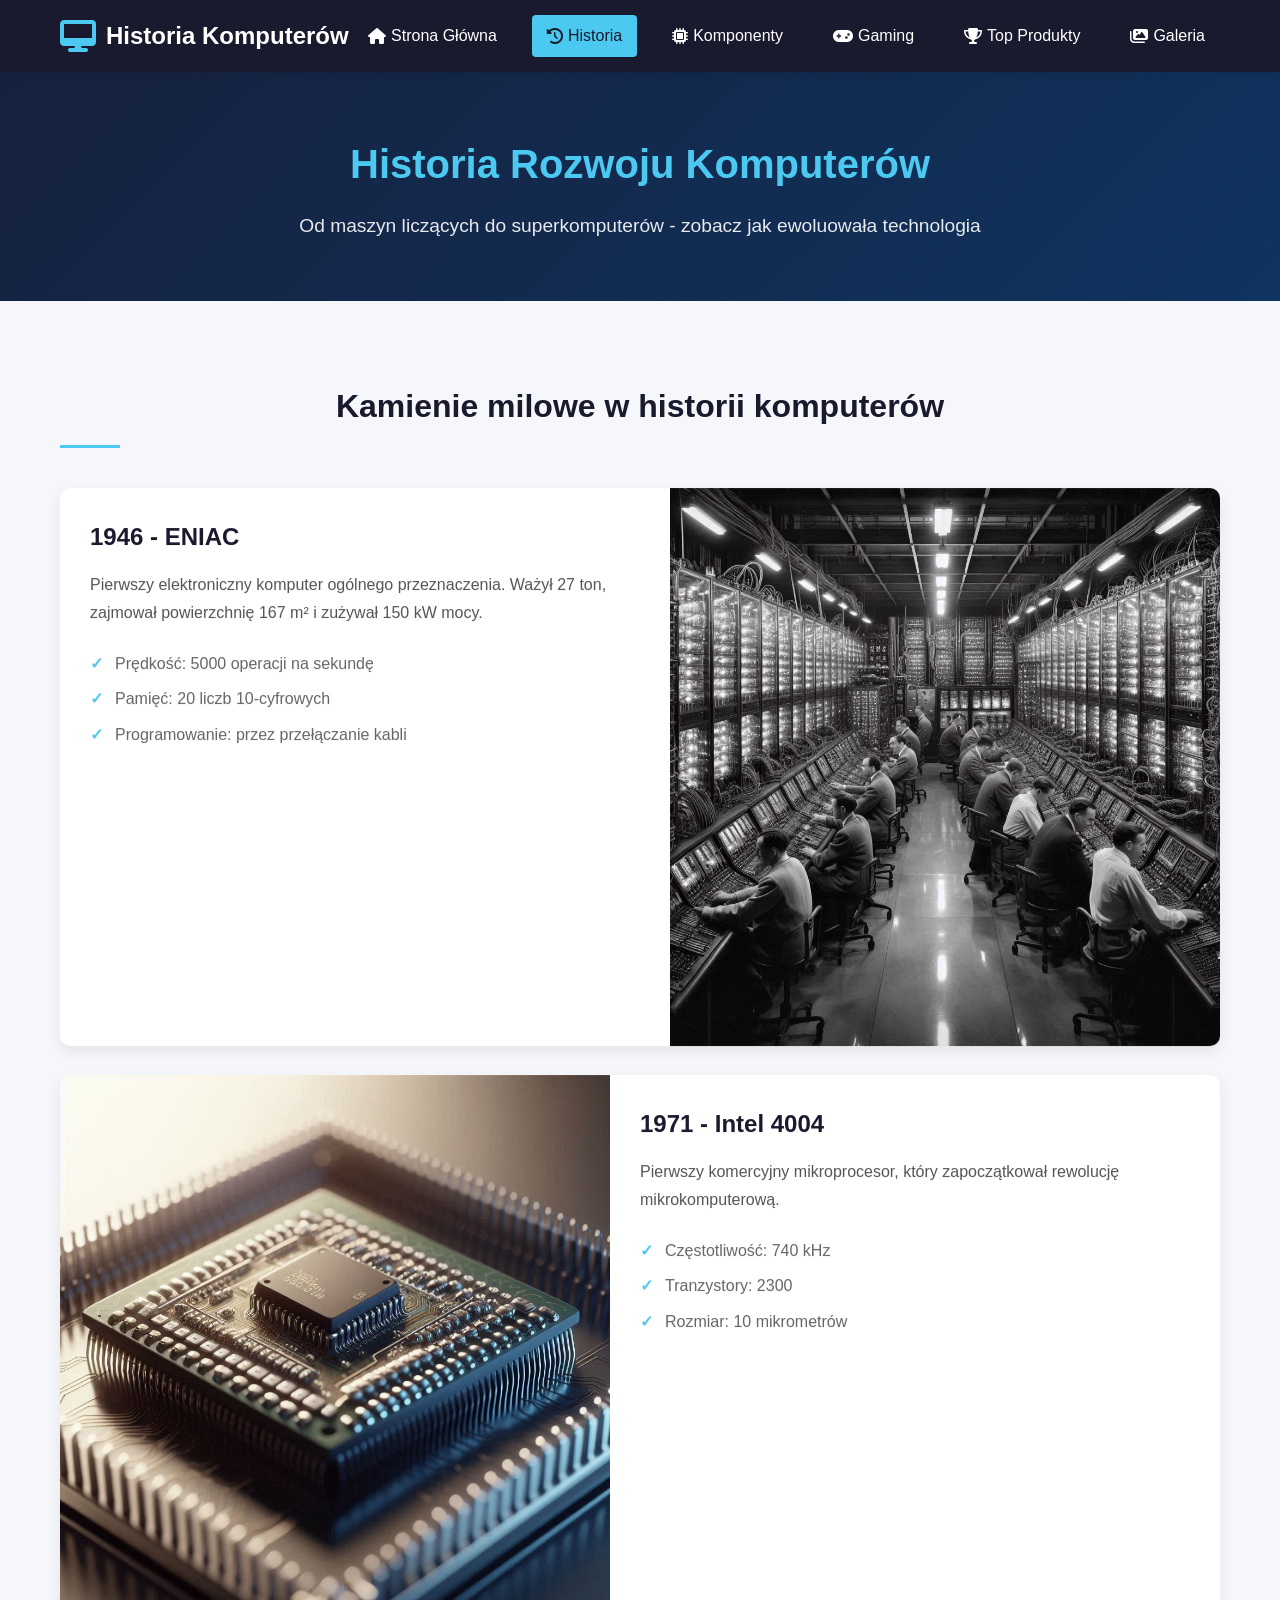
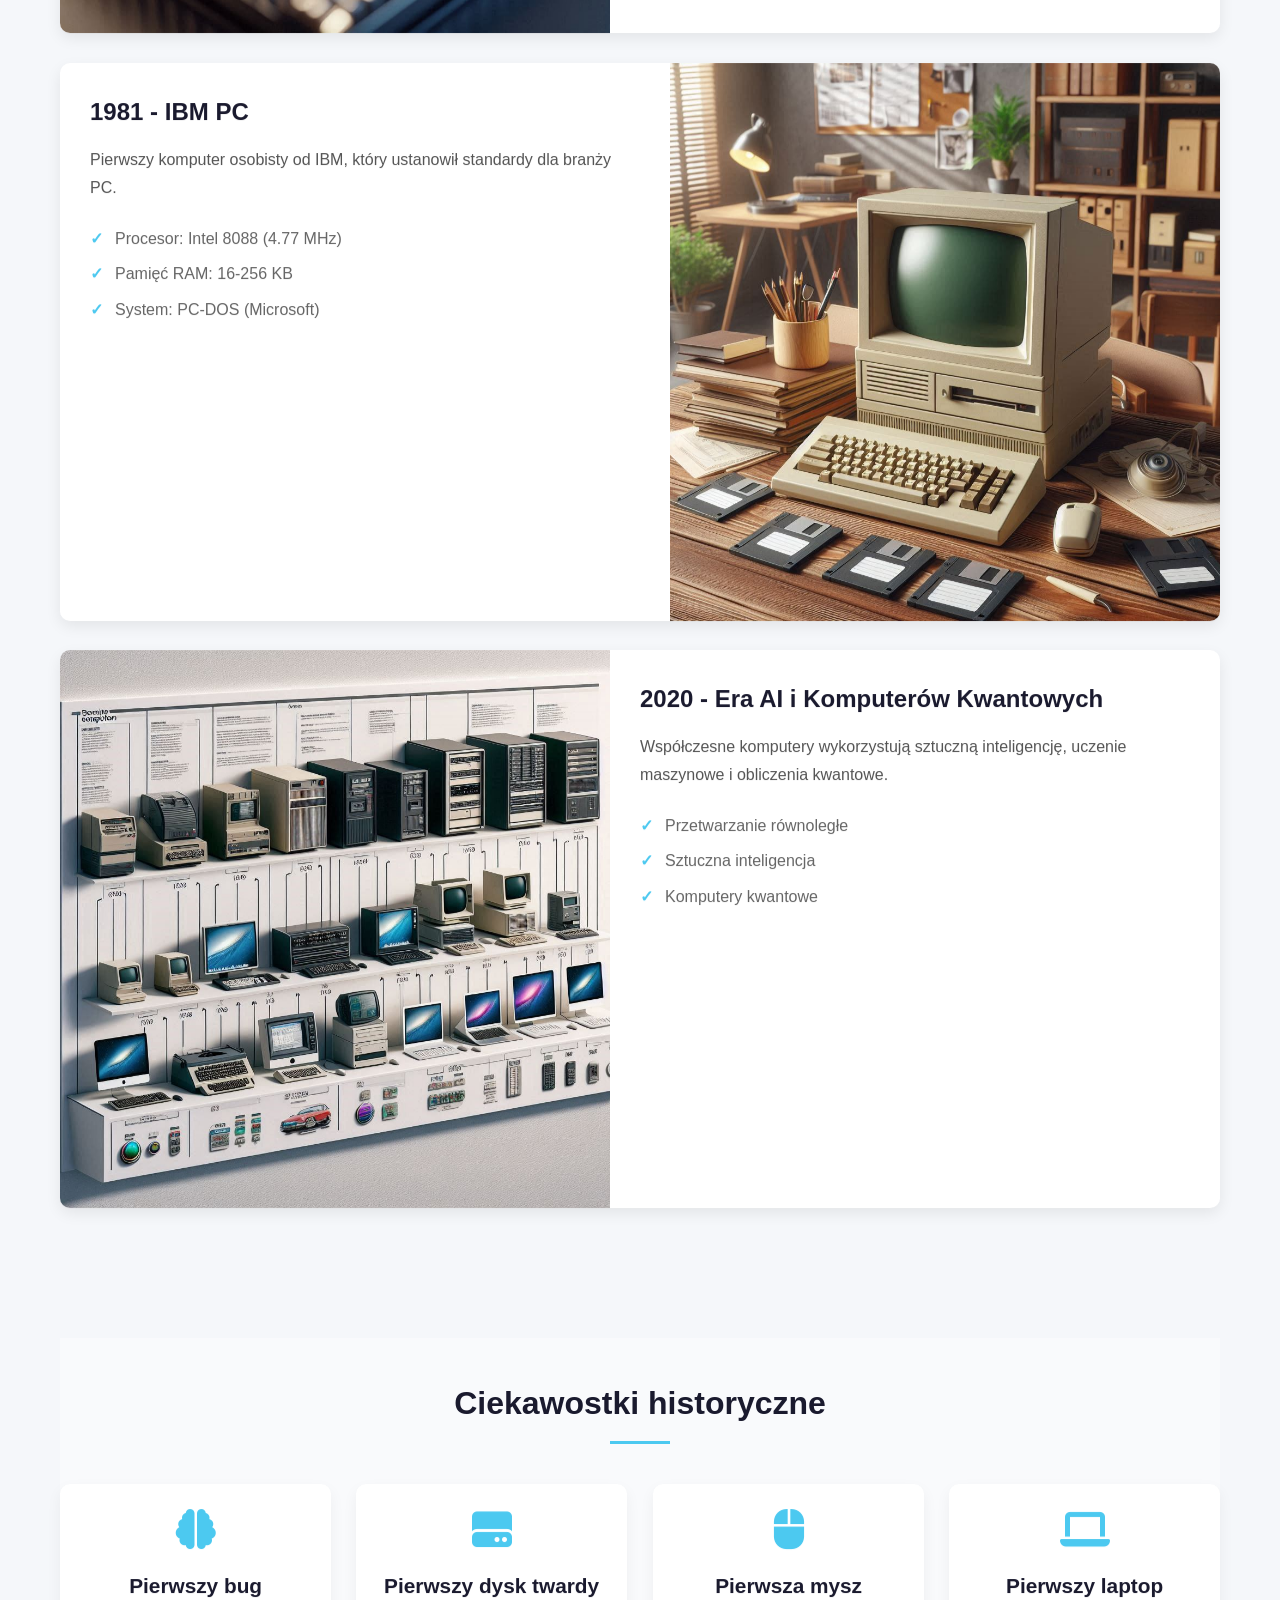
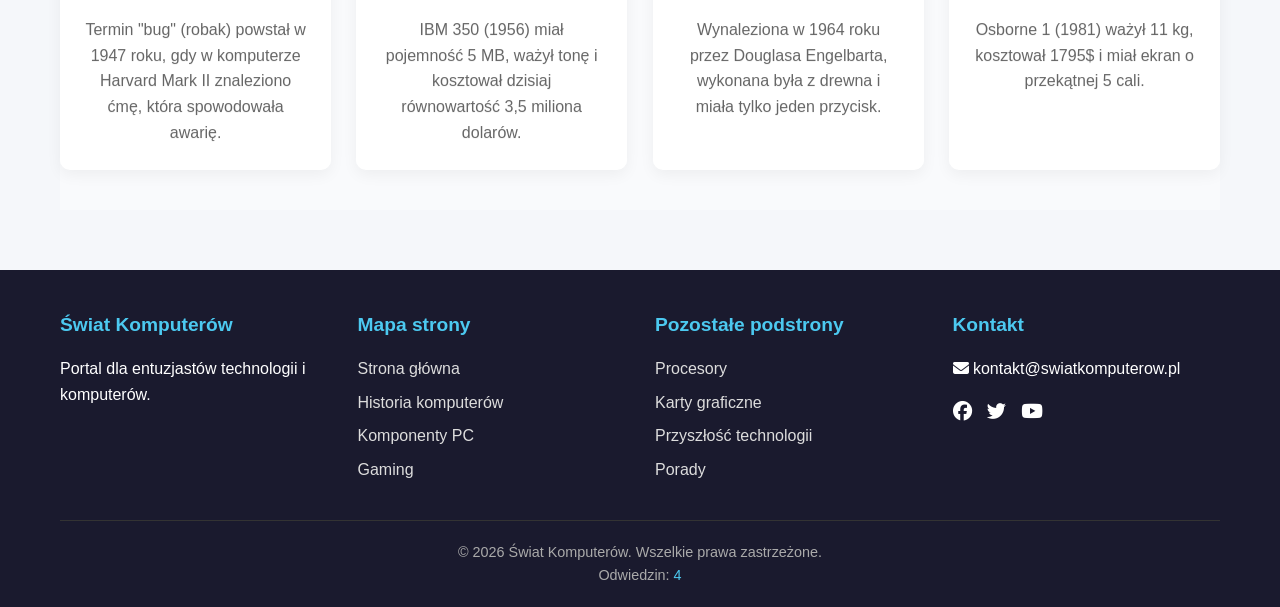
<file: historia.html>
<!DOCTYPE html>
<html lang="pl">
<head>
    <meta charset="UTF-8">
    <meta name="viewport" content="width=device-width, initial-scale=1.0">
    <title>Historia Komputerów - Świat Komputerów</title>
    <link rel="stylesheet" href="css/main.css">
    <link rel="stylesheet" href="css/historia.css">
    <link rel="stylesheet" href="https://cdnjs.cloudflare.com/ajax/libs/font-awesome/6.4.0/css/all.min.css">
    <link rel="icon" type="image/x-icon" href="images/Designer (11).png">
    <script src="js/init.js" defer></script>
</head>
<body>
    <header>
        <div class="container">
            <div class="logo">
                <i class="fas fa-desktop"></i>
                <h1>Historia Komputerów</h1>
            </div>
            <nav>
                <ul class="nav-menu">
                    <li><a href="index.html"><i class="fas fa-home"></i> Strona Główna</a></li>
                    <li><a href="historia.html" class="active"><i class="fas fa-history"></i> Historia</a></li>
                    <li><a href="komponenty.html"><i class="fas fa-microchip"></i> Komponenty</a></li>
                    <li><a href="gaming.html"><i class="fas fa-gamepad"></i> Gaming</a></li>
                    <li><a href="top-produkty.html"><i class="fas fa-trophy"></i> Top Produkty</a></li>
                    <li><a href="galeria.html"><i class="fas fa-images"></i> Galeria</a></li>
                </ul>
                <div class="hamburger" id="hamburger">
                    <i class="fas fa-bars"></i>
                </div>
            </nav>
        </div>
    </header>

    <section class="page-hero">
        <div class="container">
            <h2>Historia Rozwoju Komputerów</h2>
            <p>Od maszyn liczących do superkomputerów - zobacz jak ewoluowała technologia</p>
        </div>
    </section>

    <main class="container">
        <section class="history-timeline">
            <h2>Kamienie milowe w historii komputerów</h2>
            
            <div class="history-card">
                <div class="history-image">
                    <img src="images/historia1.jpg" alt="ENIAC - pierwszy komputer">
                </div>
                <div class="history-content">
                    <h3>1946 - ENIAC</h3>
                    <p>Pierwszy elektroniczny komputer ogólnego przeznaczenia. Ważył 27 ton, zajmował powierzchnię 167 m² i zużywał 150 kW mocy.</p>
                    <ul>
                        <li>Prędkość: 5000 operacji na sekundę</li>
                        <li>Pamięć: 20 liczb 10-cyfrowych</li>
                        <li>Programowanie: przez przełączanie kabli</li>
                    </ul>
                </div>
            </div>
            
            <div class="history-card">
                <div class="history-image">
                    <img src="images/historia2.jpg" alt="Pierwszy mikroprocesor">
                </div>
                <div class="history-content">
                    <h3>1971 - Intel 4004</h3>
                    <p>Pierwszy komercyjny mikroprocesor, który zapoczątkował rewolucję mikrokomputerową.</p>
                    <ul>
                        <li>Częstotliwość: 740 kHz</li>
                        <li>Tranzystory: 2300</li>
                        <li>Rozmiar: 10 mikrometrów</li>
                    </ul>
                </div>
            </div>
            
            <div class="history-card">
                <div class="history-image">
                    <img src="images/historia3.jpg" alt="Pierwszy IBM PC">
                </div>
                <div class="history-content">
                    <h3>1981 - IBM PC</h3>
                    <p>Pierwszy komputer osobisty od IBM, który ustanowił standardy dla branży PC.</p>
                    <ul>
                        <li>Procesor: Intel 8088 (4.77 MHz)</li>
                        <li>Pamięć RAM: 16-256 KB</li>
                        <li>System: PC-DOS (Microsoft)</li>
                    </ul>
                </div>
            </div>
            
            <div class="history-card">
                <div class="history-image">
                    <img src="images/historia4.jpg" alt="Współczesny komputer">
                </div>
                <div class="history-content">
                    <h3>2020 - Era AI i Komputerów Kwantowych</h3>
                    <p>Współczesne komputery wykorzystują sztuczną inteligencję, uczenie maszynowe i obliczenia kwantowe.</p>
                    <ul>
                        <li>Przetwarzanie równoległe</li>
                        <li>Sztuczna inteligencja</li>
                        <li>Komputery kwantowe</li>
                    </ul>
                </div>
            </div>
        </section>
        
        <section class="history-facts">
            <h2>Ciekawostki historyczne</h2>
            <div class="facts-grid">
                <div class="fact-card">
                    <i class="fas fa-brain"></i>
                    <h3>Pierwszy bug</h3>
                    <p>Termin "bug" (robak) powstał w 1947 roku, gdy w komputerze Harvard Mark II znaleziono ćmę, która spowodowała awarię.</p>
                </div>
                
                <div class="fact-card">
                    <i class="fas fa-hdd"></i>
                    <h3>Pierwszy dysk twardy</h3>
                    <p>IBM 350 (1956) miał pojemność 5 MB, ważył tonę i kosztował dzisiaj równowartość 3,5 miliona dolarów.</p>
                </div>
                
                <div class="fact-card">
                    <i class="fas fa-mouse"></i>
                    <h3>Pierwsza mysz</h3>
                    <p>Wynaleziona w 1964 roku przez Douglasa Engelbarta, wykonana była z drewna i miała tylko jeden przycisk.</p>
                </div>
                
                <div class="fact-card">
                    <i class="fas fa-laptop"></i>
                    <h3>Pierwszy laptop</h3>
                    <p>Osborne 1 (1981) ważył 11 kg, kosztował 1795$ i miał ekran o przekątnej 5 cali.</p>
                </div>
            </div>
        </section>
    </main>

    <footer>
        <div class="container">
            <div class="footer-content">
                <div class="footer-section">
                    <h3>Świat Komputerów</h3>
                    <p>Portal dla entuzjastów technologii i komputerów.</p>
                </div>
                <div class="footer-section">
                    <h3>Mapa strony</h3>
                    <ul>
                        <li><a href="index.html">Strona główna</a></li>
                        <li><a href="historia.html">Historia komputerów</a></li>
                        <li><a href="komponenty.html">Komponenty PC</a></li>
                        <li><a href="gaming.html">Gaming</a></li>
                    </ul>
                </div>
                <div class="footer-section">
                    <h3>Pozostałe podstrony</h3>
                    <ul>
                        <li><a href="procesory.html">Procesory</a></li>
                        <li><a href="karty-graficzne.html">Karty graficzne</a></li>
                        <li><a href="przyszlosc.html">Przyszłość technologii</a></li>
                        <li><a href="porady.html">Porady</a></li>
                    </ul>
                </div>
                <div class="footer-section">
                    <h3>Kontakt</h3>
                    <p><i class="fas fa-envelope"></i> kontakt@swiatkomputerow.pl</p>
                    <div class="social-icons">
                        <a href="#"><i class="fab fa-facebook"></i></a>
                        <a href="#"><i class="fab fa-twitter"></i></a>
                        <a href="#"><i class="fab fa-youtube"></i></a>
                    </div>
                </div>
            </div>
            <div class="footer-bottom">
                <p>&copy; 2023 Świat Komputerów. Wszelkie prawa zastrzeżone.</p>
                <p>Odwiedzin: <span id="visit-counter">0</span></p>
            </div>
        </div>
    </footer>

    <script src="js/init.js"></script>
    <script src="js/main.js"></script>
</body>
</html>
</file>
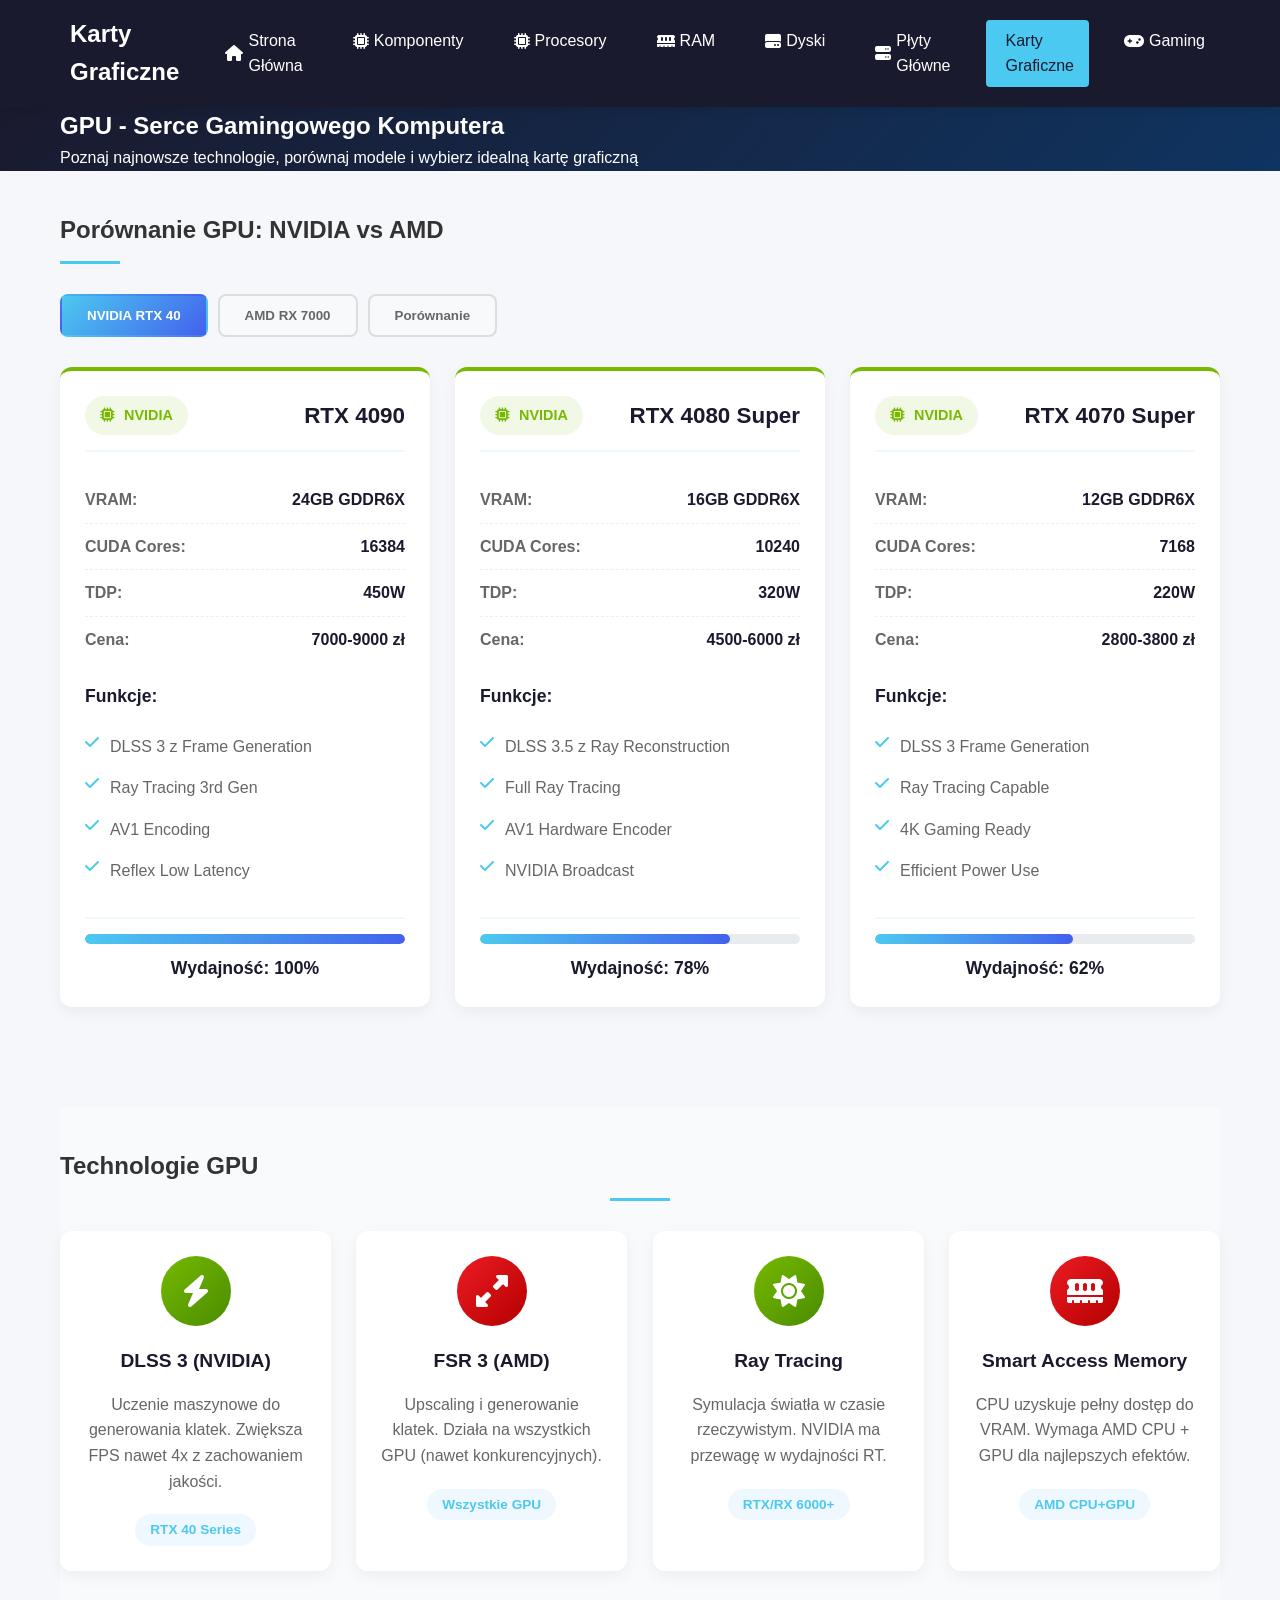
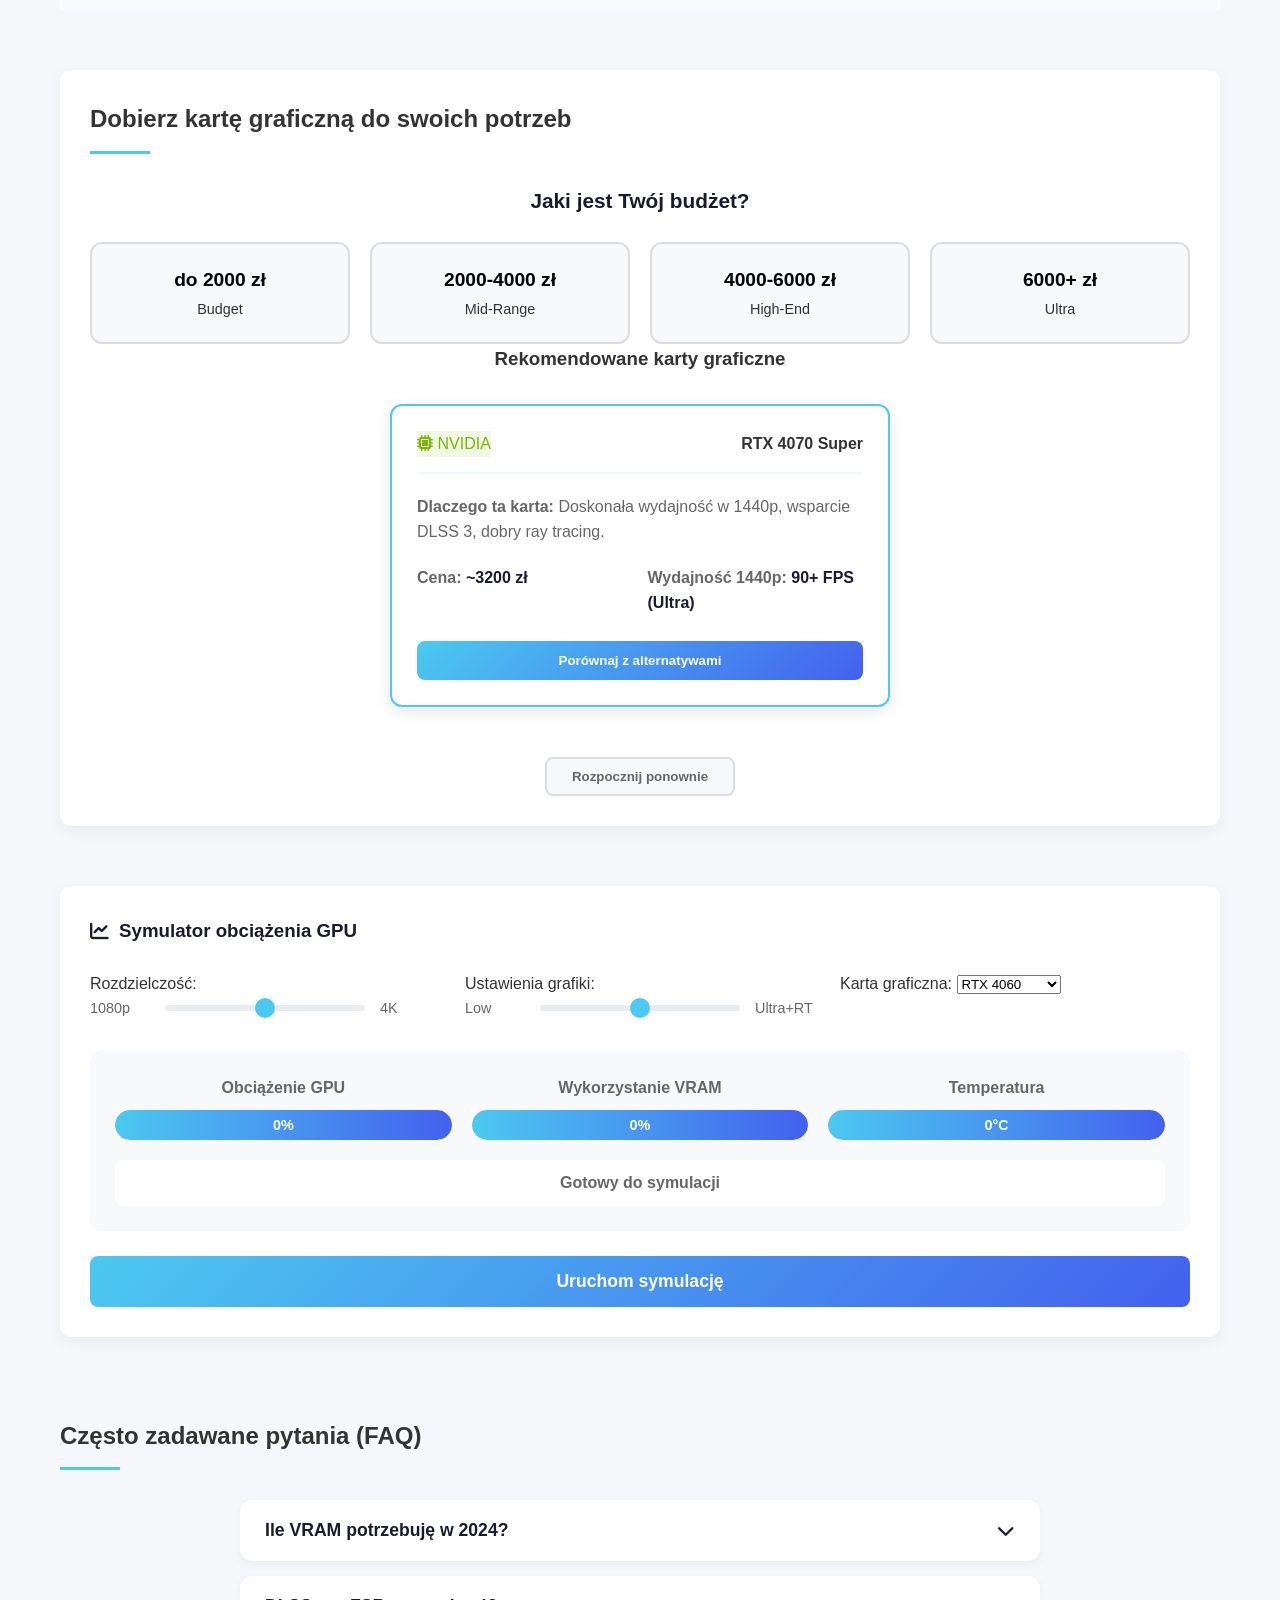
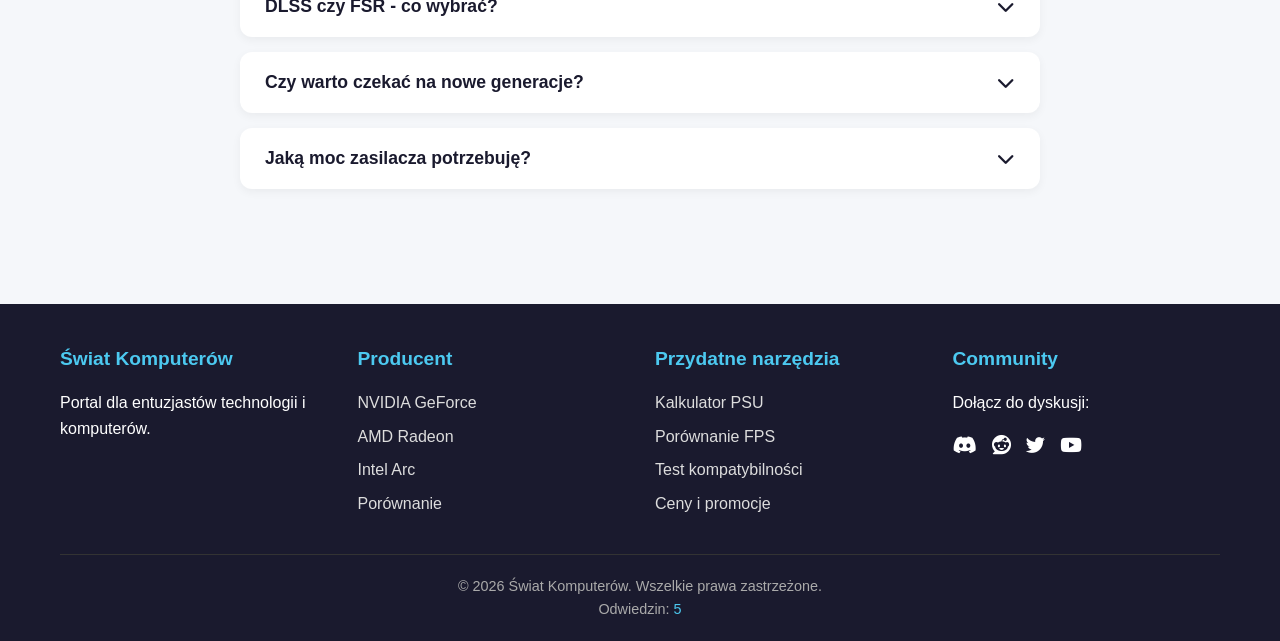
<file: karty-graficzne.html>
<!DOCTYPE html>
<html lang="pl">
<head>
    <meta charset="UTF-8">
    <meta name="viewport" content="width=device-width, initial-scale=1.0">
    <title>Karty Graficzne - Świat Komputerów</title>
    <link rel="stylesheet" href="css/main.css">
    <link rel="stylesheet" href="css/karty-graficzne.css">
    <link rel="stylesheet" href="https://cdnjs.cloudflare.com/ajax/libs/font-awesome/6.4.0/css/all.min.css">
    <link rel="icon" type="image/x-icon" href="images/Designer (11).png">
</head>
<body>
    <header>
        <div class="container">
            <div class="logo">
                <i class="fas fa-video-card"></i>
                <h1>Karty Graficzne</h1>
            </div>
            <nav>
                <ul class="nav-menu">
                    <li><a href="index.html"><i class="fas fa-home"></i> Strona Główna</a></li>
                    <li><a href="komponenty.html"><i class="fas fa-microchip"></i> Komponenty</a></li>
                    <li><a href="procesory.html"><i class="fas fa-microchip"></i> Procesory</a></li>
                    <li><a href="pamiec-ram.html"><i class="fas fa-memory"></i> RAM</a></li>
                    <li><a href="dyski.html"><i class="fas fa-hdd"></i> Dyski</a></li>
                    <li><a href="plyty-glowne.html"><i class="fas fa-server"></i> Płyty Główne</a></li>
                    <li><a href="karty-graficzne.html" class="active"><i class="fas fa-video-card"></i> Karty Graficzne</a></li>
                    <li><a href="gaming.html"><i class="fas fa-gamepad"></i> Gaming</a></li>
                </ul>
                <div class="hamburger" id="hamburger">
                    <i class="fas fa-bars"></i>
                </div>
            </nav>
        </div>
    </header>

    <section class="page-hero gpu-hero">
        <div class="container">
            <h2>GPU - Serce Gamingowego Komputera</h2>
            <p>Poznaj najnowsze technologie, porównaj modele i wybierz idealną kartę graficzną</p>
        </div>
    </section>

    <main class="container">
        <section class="gpu-comparison">
            <h2>Porównanie GPU: NVIDIA vs AMD</h2>
            <div class="comparison-tabs">
                <button class="tab-btn active" data-tab="rtx40">NVIDIA RTX 40</button>
                <button class="tab-btn" data-tab="rx7000">AMD RX 7000</button>
                <button class="tab-btn" data-tab="comparison">Porównanie</button>
            </div>
            
            <div class="tab-content active" id="rtx40">
                <div class="gpu-cards">
                    <div class="gpu-card nvidia">
                        <div class="gpu-header">
                            <div class="gpu-brand nvidia-brand">
                                <i class="fas fa-microchip"></i>
                                <span>NVIDIA</span>
                            </div>
                            <h3>RTX 4090</h3>
                        </div>
                        <div class="gpu-specs">
                            <div class="spec-item">
                                <span class="spec-label">VRAM:</span>
                                <span class="spec-value">24GB GDDR6X</span>
                            </div>
                            <div class="spec-item">
                                <span class="spec-label">CUDA Cores:</span>
                                <span class="spec-value">16384</span>
                            </div>
                            <div class="spec-item">
                                <span class="spec-label">TDP:</span>
                                <span class="spec-value">450W</span>
                            </div>
                            <div class="spec-item">
                                <span class="spec-label">Cena:</span>
                                <span class="spec-value">7000-9000 zł</span>
                            </div>
                        </div>
                        <div class="gpu-features">
                            <h4>Funkcje:</h4>
                            <ul>
                                <li><i class="fas fa-check"></i> DLSS 3 z Frame Generation</li>
                                <li><i class="fas fa-check"></i> Ray Tracing 3rd Gen</li>
                                <li><i class="fas fa-check"></i> AV1 Encoding</li>
                                <li><i class="fas fa-check"></i> Reflex Low Latency</li>
                            </ul>
                        </div>
                        <div class="gpu-performance">
                            <div class="performance-bar">
                                <div class="bar-fill" style="width: 100%"></div>
                            </div>
                            <span class="performance-label">Wydajność: 100%</span>
                        </div>
                    </div>
                    
                    <div class="gpu-card nvidia">
                        <div class="gpu-header">
                            <div class="gpu-brand nvidia-brand">
                                <i class="fas fa-microchip"></i>
                                <span>NVIDIA</span>
                            </div>
                            <h3>RTX 4080 Super</h3>
                        </div>
                        <div class="gpu-specs">
                            <div class="spec-item">
                                <span class="spec-label">VRAM:</span>
                                <span class="spec-value">16GB GDDR6X</span>
                            </div>
                            <div class="spec-item">
                                <span class="spec-label">CUDA Cores:</span>
                                <span class="spec-value">10240</span>
                            </div>
                            <div class="spec-item">
                                <span class="spec-label">TDP:</span>
                                <span class="spec-value">320W</span>
                            </div>
                            <div class="spec-item">
                                <span class="spec-label">Cena:</span>
                                <span class="spec-value">4500-6000 zł</span>
                            </div>
                        </div>
                        <div class="gpu-features">
                            <h4>Funkcje:</h4>
                            <ul>
                                <li><i class="fas fa-check"></i> DLSS 3.5 z Ray Reconstruction</li>
                                <li><i class="fas fa-check"></i> Full Ray Tracing</li>
                                <li><i class="fas fa-check"></i> AV1 Hardware Encoder</li>
                                <li><i class="fas fa-check"></i> NVIDIA Broadcast</li>
                            </ul>
                        </div>
                        <div class="gpu-performance">
                            <div class="performance-bar">
                                <div class="bar-fill" style="width: 78%"></div>
                            </div>
                            <span class="performance-label">Wydajność: 78%</span>
                        </div>
                    </div>
                    
                    <div class="gpu-card nvidia">
                        <div class="gpu-header">
                            <div class="gpu-brand nvidia-brand">
                                <i class="fas fa-microchip"></i>
                                <span>NVIDIA</span>
                            </div>
                            <h3>RTX 4070 Super</h3>
                        </div>
                        <div class="gpu-specs">
                            <div class="spec-item">
                                <span class="spec-label">VRAM:</span>
                                <span class="spec-value">12GB GDDR6X</span>
                            </div>
                            <div class="spec-item">
                                <span class="spec-label">CUDA Cores:</span>
                                <span class="spec-value">7168</span>
                            </div>
                            <div class="spec-item">
                                <span class="spec-label">TDP:</span>
                                <span class="spec-value">220W</span>
                            </div>
                            <div class="spec-item">
                                <span class="spec-label">Cena:</span>
                                <span class="spec-value">2800-3800 zł</span>
                            </div>
                        </div>
                        <div class="gpu-features">
                            <h4>Funkcje:</h4>
                            <ul>
                                <li><i class="fas fa-check"></i> DLSS 3 Frame Generation</li>
                                <li><i class="fas fa-check"></i> Ray Tracing Capable</li>
                                <li><i class="fas fa-check"></i> 4K Gaming Ready</li>
                                <li><i class="fas fa-check"></i> Efficient Power Use</li>
                            </ul>
                        </div>
                        <div class="gpu-performance">
                            <div class="performance-bar">
                                <div class="bar-fill" style="width: 62%"></div>
                            </div>
                            <span class="performance-label">Wydajność: 62%</span>
                        </div>
                    </div>
                </div>
            </div>
            
            <div class="tab-content" id="rx7000">
                <div class="gpu-cards">
                    <div class="gpu-card amd">
                        <div class="gpu-header">
                            <div class="gpu-brand amd-brand">
                                <i class="fas fa-microchip"></i>
                                <span>AMD</span>
                            </div>
                            <h3>RX 7900 XTX</h3>
                        </div>
                        <div class="gpu-specs">
                            <div class="spec-item">
                                <span class="spec-label">VRAM:</span>
                                <span class="spec-value">24GB GDDR6</span>
                            </div>
                            <div class="spec-item">
                                <span class="spec-label">Stream Processors:</span>
                                <span class="spec-value">6144</span>
                            </div>
                            <div class="spec-item">
                                <span class="spec-label">TDP:</span>
                                <span class="spec-value">355W</span>
                            </div>
                            <div class="spec-item">
                                <span class="spec-label">Cena:</span>
                                <span class="spec-value">4200-5500 zł</span>
                            </div>
                        </div>
                        <div class="gpu-features">
                            <h4>Funkcje:</h4>
                            <ul>
                                <li><i class="fas fa-check"></i> FSR 3 Frame Generation</li>
                                <li><i class="fas fa-check"></i> Ray Accelerators</li>
                                <li><i class="fas fa-check"></i> AV1 Encoding/Decoding</li>
                                <li><i class="fas fa-check"></i> Smart Access Memory</li>
                            </ul>
                        </div>
                        <div class="gpu-performance">
                            <div class="performance-bar">
                                <div class="bar-fill" style="width: 88%"></div>
                            </div>
                            <span class="performance-label">Wydajność: 88%</span>
                        </div>
                    </div>
                    
                    <div class="gpu-card amd">
                        <div class="gpu-header">
                            <div class="gpu-brand amd-brand">
                                <i class="fas fa-microchip"></i>
                                <span>AMD</span>
                            </div>
                            <h3>RX 7800 XT</h3>
                        </div>
                        <div class="gpu-specs">
                            <div class="spec-item">
                                <span class="spec-label">VRAM:</span>
                                <span class="spec-value">16GB GDDR6</span>
                            </div>
                            <div class="spec-item">
                                <span class="spec-label">Stream Processors:</span>
                                <span class="spec-value">3840</span>
                            </div>
                            <div class="spec-item">
                                <span class="spec-label">TDP:</span>
                                <span class="spec-value">263W</span>
                            </div>
                            <div class="spec-item">
                                <span class="spec-label">Cena:</span>
                                <span class="spec-value">2500-3200 zł</span>
                            </div>
                        </div>
                        <div class="gpu-features">
                            <h4>Funkcje:</h4>
                            <ul>
                                <li><i class="fas fa-check"></i> FSR 3 Support</li>
                                <li><i class="fas fa-check"></i> 1440p Gaming King</li>
                                <li><i class="fas fa-check"></i> High VRAM for Future</li>
                                <li><i class="fas fa-check"></i> Great Price/Performance</li>
                            </ul>
                        </div>
                        <div class="gpu-performance">
                            <div class="performance-bar">
                                <div class="bar-fill" style="width: 70%"></div>
                            </div>
                            <span class="performance-label">Wydajność: 70%</span>
                        </div>
                    </div>
                    
                    <div class="gpu-card amd">
                        <div class="gpu-header">
                            <div class="gpu-brand amd-brand">
                                <i class="fas fa-microchip"></i>
                                <span>AMD</span>
                            </div>
                            <h3>RX 7700 XT</h3>
                        </div>
                        <div class="gpu-specs">
                            <div class="spec-item">
                                <span class="spec-label">VRAM:</span>
                                <span class="spec-value">12GB GDDR6</span>
                            </div>
                            <div class="spec-item">
                                <span class="spec-label">Stream Processors:</span>
                                <span class="spec-value">3456</span>
                            </div>
                            <div class="spec-item">
                                <span class="spec-label">TDP:</span>
                                <span class="spec-value">245W</span>
                            </div>
                            <div class="spec-item">
                                <span class="spec-label">Cena:</span>
                                <span class="spec-value">2000-2600 zł</span>
                            </div>
                        </div>
                        <div class="gpu-features">
                            <h4>Funkcje:</h4>
                            <ul>
                                <li><i class="fas fa-check"></i> FSR 3 Compatible</li>
                                <li><i class="fas fa-check"></i> 1080p/1440p Gaming</li>
                                <li><i class="fas fa-check"></i> AV1 Media Engine</li>
                                <li><i class="fas fa-check"></i> Budget 1440p Option</li>
                            </ul>
                        </div>
                        <div class="gpu-performance">
                            <div class="performance-bar">
                                <div class="bar-fill" style="width: 58%"></div>
                            </div>
                            <span class="performance-label">Wydajność: 58%</span>
                        </div>
                    </div>
                </div>
            </div>
            
            <div class="tab-content" id="comparison">
                <div class="comparison-table-container">
                    <table class="comparison-table">
                        <thead>
                            <tr>
                                <th>Parametr</th>
                                <th>RTX 4090</th>
                                <th>RX 7900 XTX</th>
                                <th>RTX 4080 Super</th>
                                <th>RX 7800 XT</th>
                            </tr>
                        </thead>
                        <tbody>
                            <tr>
                                <td>Wydajność 4K</td>
                                <td><span class="value-best">100%</span></td>
                                <td><span class="value-good">88%</span></td>
                                <td><span class="value-good">78%</span></td>
                                <td><span class="value-average">55%</span></td>
                            </tr>
                            <tr>
                                <td>Ray Tracing</td>
                                <td><span class="value-best">Excellent</span></td>
                                <td><span class="value-good">Very Good</span></td>
                                <td><span class="value-best">Excellent</span></td>
                                <td><span class="value-average">Good</span></td>
                            </tr>
                            <tr>
                                <td>VRAM</td>
                                <td>24GB</td>
                                <td>24GB</td>
                                <td>16GB</td>
                                <td>16GB</td>
                            </tr>
                            <tr>
                                <td>Technologia</td>
                                <td>DLSS 3.5</td>
                                <td>FSR 3</td>
                                <td>DLSS 3.5</td>
                                <td>FSR 3</td>
                            </tr>
                            <tr>
                                <td>Pobór mocy</td>
                                <td>450W</td>
                                <td>355W</td>
                                <td>320W</td>
                                <td>263W</td>
                            </tr>
                            <tr>
                                <td>Cena (średnia)</td>
                                <td>8000 zł</td>
                                <td>4800 zł</td>
                                <td>5200 zł</td>
                                <td>2800 zł</td>
                            </tr>
                            <tr>
                                <td>Stosunek cena/wyd.</td>
                                <td><span class="value-average">1.0x</span></td>
                                <td><span class="value-best">1.8x</span></td>
                                <td><span class="value-good">1.5x</span></td>
                                <td><span class="value-best">2.0x</span></td>
                            </tr>
                        </tbody>
                    </table>
                </div>
                <div class="comparison-summary">
                    <h3>Podsumowanie:</h3>
                    <ul>
                        <li><strong>NVIDIA RTX 4090</strong> - Najlepsza wydajność, ale bardzo wysoka cena</li>
                        <li><strong>AMD RX 7900 XTX</strong> - Najlepszy stosunek ceny do wydajności w high-end</li>
                        <li><strong>NVIDIA RTX 4080 Super</strong> - Doskonały ray tracing, dobra 4K wydajność</li>
                        <li><strong>AMD RX 7800 XT</strong> - Najlepsza wartość w segmencie mid-range</li>
                    </ul>
                </div>
            </div>
        </section>

        <section class="gpu-technologies">
            <h2>Technologie GPU</h2>
            
            <div class="tech-grid">
                <div class="tech-card">
                    <div class="tech-icon nvidia-tech">
                        <i class="fas fa-bolt"></i>
                    </div>
                    <h3>DLSS 3 (NVIDIA)</h3>
                    <p>Uczenie maszynowe do generowania klatek. Zwiększa FPS nawet 4x z zachowaniem jakości.</p>
                    <div class="tech-compatibility">
                        <span class="compat-tag">RTX 40 Series</span>
                    </div>
                </div>
                
                <div class="tech-card">
                    <div class="tech-icon amd-tech">
                        <i class="fas fa-expand-alt"></i>
                    </div>
                    <h3>FSR 3 (AMD)</h3>
                    <p>Upscaling i generowanie klatek. Działa na wszystkich GPU (nawet konkurencyjnych).</p>
                    <div class="tech-compatibility">
                        <span class="compat-tag">Wszystkie GPU</span>
                    </div>
                </div>
                
                <div class="tech-card">
                    <div class="tech-icon nvidia-tech">
                        <i class="fas fa-sun"></i>
                    </div>
                    <h3>Ray Tracing</h3>
                    <p>Symulacja światła w czasie rzeczywistym. NVIDIA ma przewagę w wydajności RT.</p>
                    <div class="tech-compatibility">
                        <span class="compat-tag">RTX/RX 6000+</span>
                    </div>
                </div>
                
                <div class="tech-card">
                    <div class="tech-icon amd-tech">
                        <i class="fas fa-memory"></i>
                    </div>
                    <h3>Smart Access Memory</h3>
                    <p>CPU uzyskuje pełny dostęp do VRAM. Wymaga AMD CPU + GPU dla najlepszych efektów.</p>
                    <div class="tech-compatibility">
                        <span class="compat-tag">AMD CPU+GPU</span>
                    </div>
                </div>
            </div>
        </section>

        <section class="gpu-selector">
            <h2>Dobierz kartę graficzną do swoich potrzeb</h2>
            
            <div class="selector-container">
                <div class="selector-step active" id="step-1">
                    <h3>Jaki jest Twój budżet?</h3>
                    <div class="budget-options">
                        <button class="budget-option" data-budget="low">
                            <span class="budget-range">do 2000 zł</span>
                            <span class="budget-desc">Budget</span>
                        </button>
                        <button class="budget-option" data-budget="mid">
                            <span class="budget-range">2000-4000 zł</span>
                            <span class="budget-desc">Mid-Range</span>
                        </button>
                        <button class="budget-option" data-budget="high">
                            <span class="budget-range">4000-6000 zł</span>
                            <span class="budget-desc">High-End</span>
                        </button>
                        <button class="budget-option" data-budget="ultra">
                            <span class="budget-range">6000+ zł</span>
                            <span class="budget-desc">Ultra</span>
                        </button>
                    </div>
                </div>
                
                <div class="selector-step" id="step-2">
                    <h3>Jaka rozdzielczość?</h3>
                    <div class="resolution-options">
                        <button class="resolution-option" data-resolution="1080">
                            <i class="fas fa-desktop"></i>
                            <span>1080p</span>
                            <small>Full HD Gaming</small>
                        </button>
                        <button class="resolution-option" data-resolution="1440">
                            <i class="fas fa-desktop"></i>
                            <span>1440p</span>
                            <small>QHD / 2K Gaming</small>
                        </button>
                        <button class="resolution-option" data-resolution="4k">
                            <i class="fas fa-tv"></i>
                            <span>4K</span>
                            <small>Ultra HD Gaming</small>
                        </button>
                    </div>
                </div>
                
                <div class="selector-step" id="step-3">
                    <h3>Priorytetowe technologie?</h3>
                    <div class="tech-options">
                        <button class="tech-option" data-tech="rt">
                            <i class="fas fa-sun"></i>
                            <span>Ray Tracing</span>
                        </button>
                        <button class="tech-option" data-tech="stream">
                            <i class="fas fa-video"></i>
                            <span>Streaming</span>
                        </button>
                        <button class="tech-option" data-tech="productivity">
                            <i class="fas fa-cogs"></i>
                            <span>Produktywność</span>
                        </button>
                        <button class="tech-option" data-tech="value">
                            <i class="fas fa-chart-line"></i>
                            <span>Stosunek ceny</span>
                        </button>
                    </div>
                </div>
                
                <div class="selector-results" id="step-results">
                    <h3>Rekomendowane karty graficzne</h3>
                    <div class="results-container">
                        <div class="result-card">
                            <div class="result-header">
                                <div class="result-brand nvidia-brand">
                                    <i class="fas fa-microchip"></i>
                                    <span>NVIDIA</span>
                                </div>
                                <h4>RTX 4070 Super</h4>
                            </div>
                            <div class="result-reason">
                                <p><strong>Dlaczego ta karta:</strong> Doskonała wydajność w 1440p, wsparcie DLSS 3, dobry ray tracing.</p>
                            </div>
                            <div class="result-specs">
                                <div class="result-spec">
                                    <span class="spec-label">Cena:</span>
                                    <span class="spec-value">~3200 zł</span>
                                </div>
                                <div class="result-spec">
                                    <span class="spec-label">Wydajność 1440p:</span>
                                    <span class="spec-value">90+ FPS (Ultra)</span>
                                </div>
                            </div>
                            <button class="btn-compare">Porównaj z alternatywami</button>
                        </div>
                    </div>
                    <button class="btn-restart">Rozpocznij ponownie</button>
                </div>
            </div>
        </section>

        <section class="gpu-faq">
            <h2>Często zadawane pytania (FAQ)</h2>
            
            <div class="faq-container">
                <div class="faq-item">
                    <button class="faq-question">
                        <span>Ile VRAM potrzebuję w 2024?</span>
                        <i class="fas fa-chevron-down"></i>
                    </button>
                    <div class="faq-answer">
                        <p><strong>1080p:</strong> 8GB wystarczy dla większości gier</p>
                        <p><strong>1440p:</strong> 12GB zalecane, 8GB minimalne</p>
                        <p><strong>4K:</strong> 16GB+ zalecane, szczególnie dla przyszłych gier</p>
                        <p><strong>Ray Tracing:</strong> Dodaj +4GB do powyższych wartości</p>
                    </div>
                </div>
                
                <div class="faq-item">
                    <button class="faq-question">
                        <span>DLSS czy FSR - co wybrać?</span>
                        <i class="fas fa-chevron-down"></i>
                    </button>
                    <div class="faq-answer">
                        <p><strong>DLSS (NVIDIA):</strong> Lepsza jakość obrazu, dostępne tylko na RTX</p>
                        <p><strong>FSR (AMD):</strong> Działa na wszystkich GPU, otwarty standard</p>
                        <p><strong>Rekomendacja:</strong> Jeśli masz RTX 40 - używaj DLSS 3. Dla innych GPU - FSR 3.</p>
                    </div>
                </div>
                
                <div class="faq-item">
                    <button class="faq-question">
                        <span>Czy warto czekać na nowe generacje?</span>
                        <i class="fas fa-chevron-down"></i>
                    </button>
                    <div class="faq-answer">
                        <p><strong>NVIDIA RTX 50:</strong> Spodziewana w 2025, większy skok wydajności</p>
                        <p><strong>AMD RX 8000:</strong> Prawdopodobnie koniec 2024/2025</p>
                        <p><strong>Rada:</strong> Jeśli potrzebujesz karty teraz - kupuj. Zawsze będą nowsze modele.</p>
                    </div>
                </div>
                
                <div class="faq-item">
                    <button class="faq-question">
                        <span>Jaką moc zasilacza potrzebuję?</span>
                        <i class="fas fa-chevron-down"></i>
                    </button>
                    <div class="faq-answer">
                        <p><strong>RTX 4060 / RX 7600:</strong> 550W</p>
                        <p><strong>RTX 4070 / RX 7700 XT:</strong> 650W</p>
                        <p><strong>RTX 4080 / RX 7900 XT:</strong> 750W</p>
                        <p><strong>RTX 4090 / RX 7900 XTX:</strong> 850W+</p>
                        <p><em>Zawsze dodaj 100-150W zapasu!</em></p>
                    </div>
                </div>
            </div>
        </section>
    </main>

    <footer>
        <div class="container">
            <div class="footer-content">
                <div class="footer-section">
                    <h3>Świat Komputerów</h3>
                    <p>Portal dla entuzjastów technologii i komputerów.</p>
                </div>
                <div class="footer-section">
                    <h3>Producent</h3>
                    <ul>
                        <li><a href="#">NVIDIA GeForce</a></li>
                        <li><a href="#">AMD Radeon</a></li>
                        <li><a href="#">Intel Arc</a></li>
                        <li><a href="#">Porównanie</a></li>
                    </ul>
                </div>
                <div class="footer-section">
                    <h3>Przydatne narzędzia</h3>
                    <ul>
                        <li><a href="#">Kalkulator PSU</a></li>
                        <li><a href="#">Porównanie FPS</a></li>
                        <li><a href="#">Test kompatybilności</a></li>
                        <li><a href="#">Ceny i promocje</a></li>
                    </ul>
                </div>
                <div class="footer-section">
                    <h3>Community</h3>
                    <p>Dołącz do dyskusji:</p>
                    <div class="social-icons">
                        <a href="#"><i class="fab fa-discord"></i></a>
                        <a href="#"><i class="fab fa-reddit"></i></a>
                        <a href="#"><i class="fab fa-twitter"></i></a>
                        <a href="#"><i class="fab fa-youtube"></i></a>
                    </div>
                </div>
            </div>
            <div class="footer-bottom">
                <p>&copy; 2024 Świat Komputerów. Wszelkie prawa zastrzeżone.</p>
                <p>Odwiedzin: <span id="visit-counter">0</span></p>
            </div>
        </div>
    </footer>

    <script src="js/main.js"></script>
    <script src="js/karty-graficzne.js"></script>
</body>
</html>
</file>
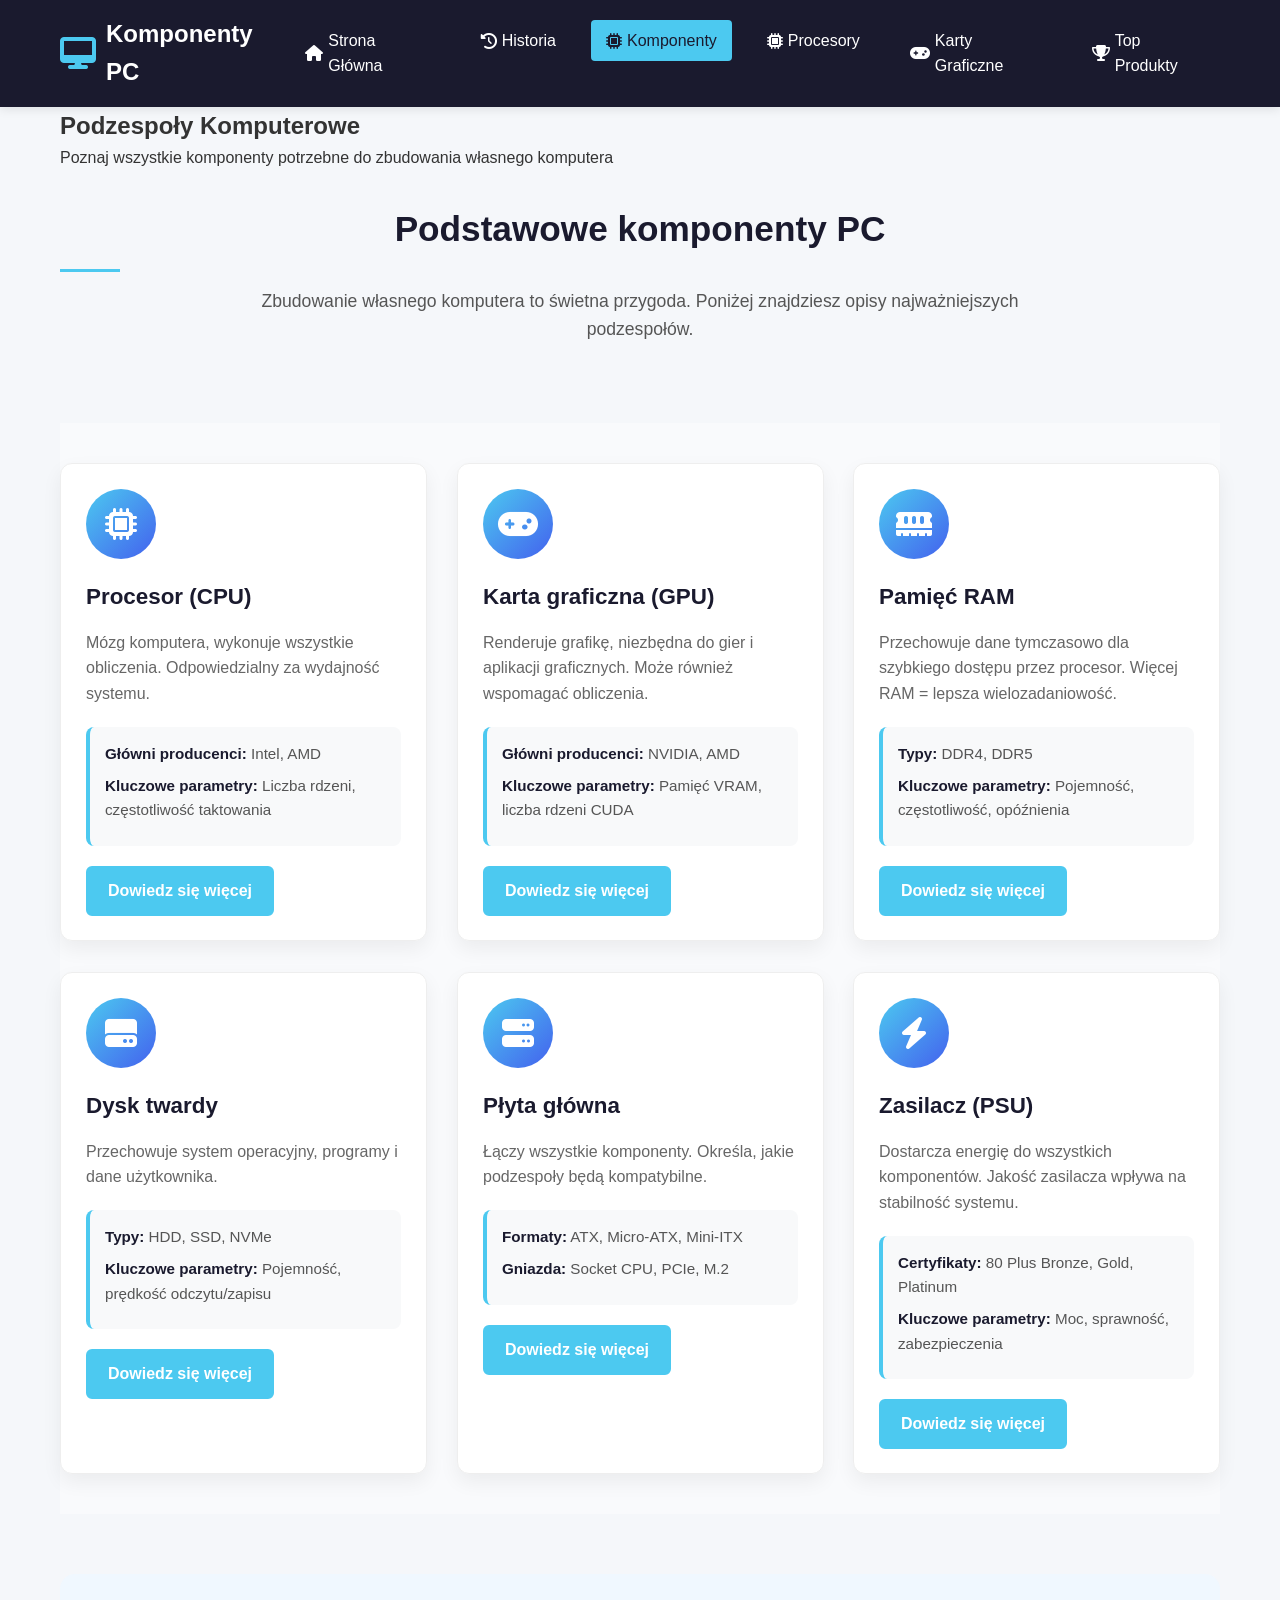
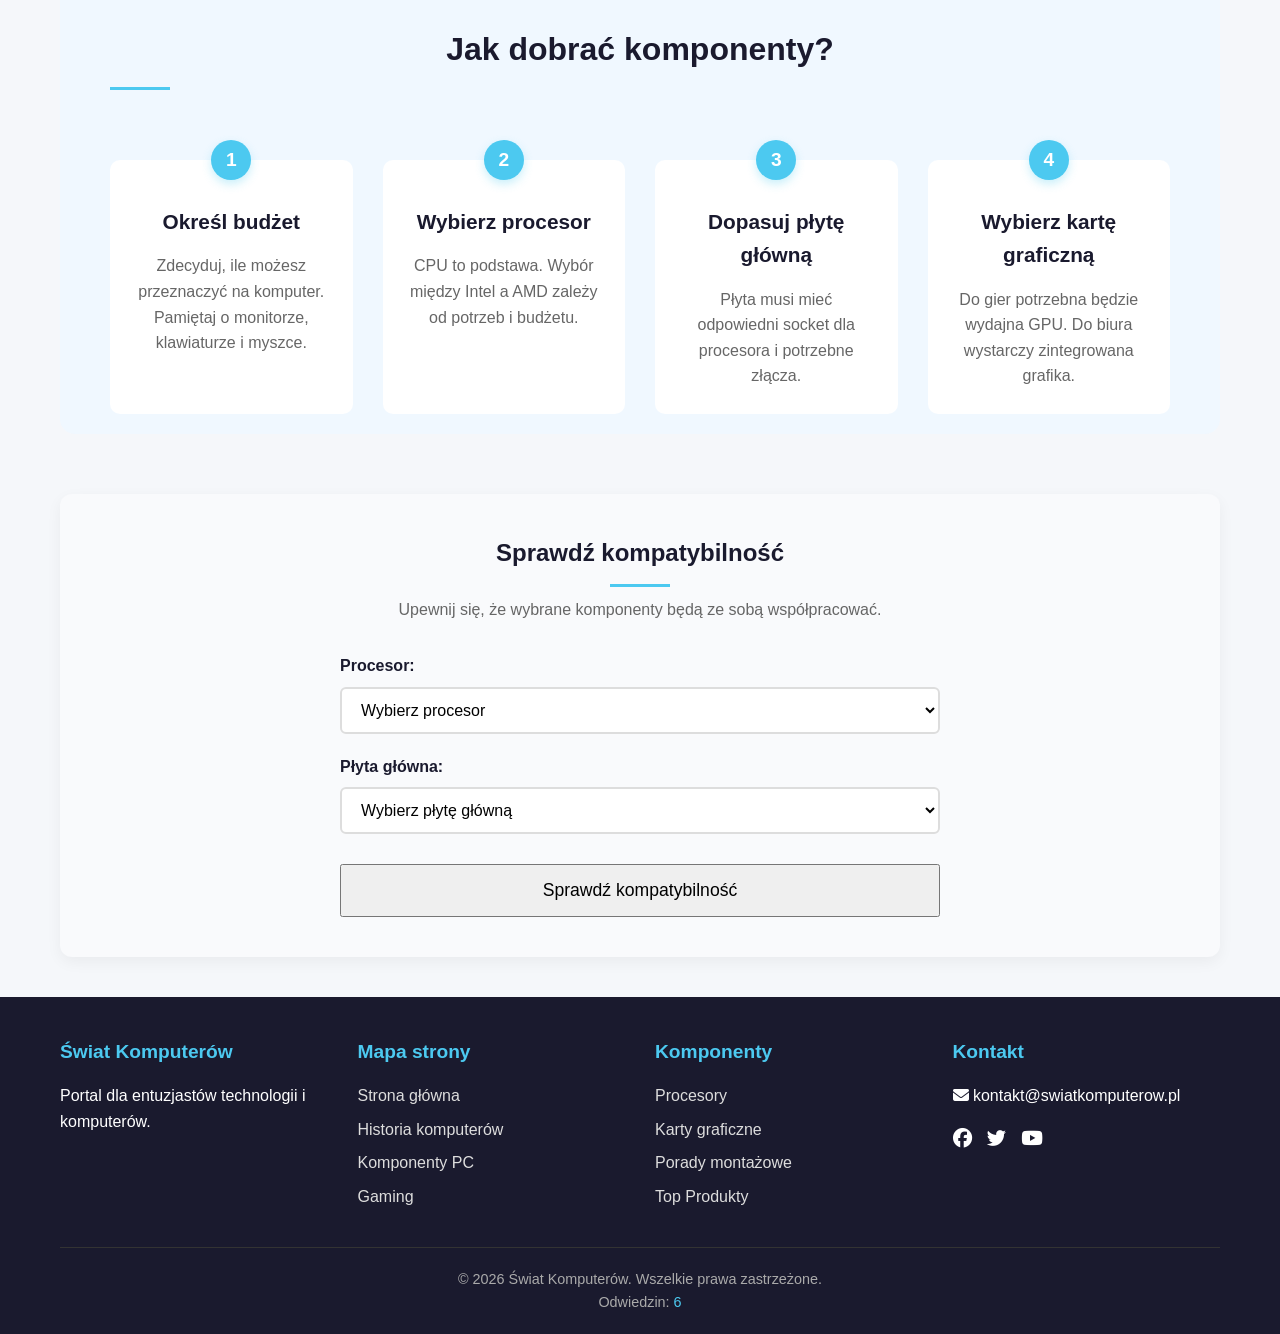
<file: komponenty.html>
<!DOCTYPE html>
<html lang="pl">
<head>
    <meta charset="UTF-8">
    <meta name="viewport" content="width=device-width, initial-scale=1.0">
    <title>Komponenty PC - Świat Komputerów</title>
    <link rel="stylesheet" href="css/main.css">
    <link rel="stylesheet" href="css/komponenty.css">
    <link rel="stylesheet" href="https://cdnjs.cloudflare.com/ajax/libs/font-awesome/6.4.0/css/all.min.css">
    <link rel="icon" type="image/x-icon" href="images/Designer (11).png">
</head>
<body>
    <header>
        <div class="container">
            <div class="logo">
                <i class="fas fa-desktop"></i>
                <h1>Komponenty PC</h1>
            </div>
            <nav>
                <ul class="nav-menu">
                    <li><a href="index.html"><i class="fas fa-home"></i> Strona Główna</a></li>
                    <li><a href="historia.html"><i class="fas fa-history"></i> Historia</a></li>
                    <li><a href="komponenty.html" class="active"><i class="fas fa-microchip"></i> Komponenty</a></li>
                    <li><a href="procesory.html"><i class="fas fa-microchip"></i> Procesory</a></li>
                    <li><a href="karty-graficzne.html"><i class="fas fa-gamepad"></i> Karty Graficzne</a></li>
                    <li><a href="top-produkty.html"><i class="fas fa-trophy"></i> Top Produkty</a></li>
                </ul>
                <div class="hamburger" id="hamburger">
                    <i class="fas fa-bars"></i>
                </div>
            </nav>
        </div>
    </header>

    <section class="page-hero">
        <div class="container">
            <h2>Podzespoły Komputerowe</h2>
            <p>Poznaj wszystkie komponenty potrzebne do zbudowania własnego komputera</p>
        </div>
    </section>

    <main class="container">
        <section class="components-intro">
            <h2>Podstawowe komponenty PC</h2>
            <p>Zbudowanie własnego komputera to świetna przygoda. Poniżej znajdziesz opisy najważniejszych podzespołów.</p>
        </section>

        <section class="components-grid">
            <div class="component-card">
                <div class="component-icon">
                    <i class="fas fa-microchip"></i>
                </div>
                <h3>Procesor (CPU)</h3>
                <p>Mózg komputera, wykonuje wszystkie obliczenia. Odpowiedzialny za wydajność systemu.</p>
                <div class="component-specs">
                    <span><strong>Główni producenci:</strong> Intel, AMD</span>
                    <span><strong>Kluczowe parametry:</strong> Liczba rdzeni, częstotliwość taktowania</span>
                </div>
                <a href="procesory.html" class="btn-card">Dowiedz się więcej</a>
            </div>

            <div class="component-card">
                <div class="component-icon">
                    <i class="fas fa-gamepad"></i>
                </div>
                <h3>Karta graficzna (GPU)</h3>
                <p>Renderuje grafikę, niezbędna do gier i aplikacji graficznych. Może również wspomagać obliczenia.</p>
                <div class="component-specs">
                    <span><strong>Główni producenci:</strong> NVIDIA, AMD</span>
                    <span><strong>Kluczowe parametry:</strong> Pamięć VRAM, liczba rdzeni CUDA</span>
                </div>
                <a href="karty-graficzne.html" class="btn-card">Dowiedz się więcej</a>
            </div>

            <div class="component-card">
                <div class="component-icon">
                    <i class="fas fa-memory"></i>
                </div>
                <h3>Pamięć RAM</h3>
                <p>Przechowuje dane tymczasowo dla szybkiego dostępu przez procesor. Więcej RAM = lepsza wielozadaniowość.</p>
                <div class="component-specs">
                    <span><strong>Typy:</strong> DDR4, DDR5</span>
                    <span><strong>Kluczowe parametry:</strong> Pojemność, częstotliwość, opóźnienia</span>
                </div>
                <a href="pamiec-ram.html" class="btn-card">Dowiedz się więcej</a>
            </div>

            <div class="component-card">
                <div class="component-icon">
                    <i class="fas fa-hdd"></i>
                </div>
                <h3>Dysk twardy</h3>
                <p>Przechowuje system operacyjny, programy i dane użytkownika.</p>
                <div class="component-specs">
                    <span><strong>Typy:</strong> HDD, SSD, NVMe</span>
                    <span><strong>Kluczowe parametry:</strong> Pojemność, prędkość odczytu/zapisu</span>
                </div>
                <a href="dyski.html" class="btn-card">Dowiedz się więcej</a>
            </div>

            <div class="component-card">
                <div class="component-icon">
                    <i class="fas fa-server"></i>
                </div>
                <h3>Płyta główna</h3>
                <p>Łączy wszystkie komponenty. Określa, jakie podzespoły będą kompatybilne.</p>
                <div class="component-specs">
                    <span><strong>Formaty:</strong> ATX, Micro-ATX, Mini-ITX</span>
                    <span><strong>Gniazda:</strong> Socket CPU, PCIe, M.2</span>
                </div>
                <a href="plyty-glowne.html" class="btn-card">Dowiedz się więcej</a>
            </div>

            <div class="component-card">
                <div class="component-icon">
                    <i class="fas fa-bolt"></i>
                </div>
                <h3>Zasilacz (PSU)</h3>
                <p>Dostarcza energię do wszystkich komponentów. Jakość zasilacza wpływa na stabilność systemu.</p>
                <div class="component-specs">
                    <span><strong>Certyfikaty:</strong> 80 Plus Bronze, Gold, Platinum</span>
                    <span><strong>Kluczowe parametry:</strong> Moc, sprawność, zabezpieczenia</span>
                </div>
                <a href="zasilacze.html" class="btn-card">Dowiedz się więcej</a>
            </div>
        </section>

        <section class="build-guide">
            <h2>Jak dobrać komponenty?</h2>
            <div class="guide-steps">
                <div class="guide-step">
                    <div class="step-number">1</div>
                    <h3>Określ budżet</h3>
                    <p>Zdecyduj, ile możesz przeznaczyć na komputer. Pamiętaj o monitorze, klawiaturze i myszce.</p>
                </div>
                <div class="guide-step">
                    <div class="step-number">2</div>
                    <h3>Wybierz procesor</h3>
                    <p>CPU to podstawa. Wybór między Intel a AMD zależy od potrzeb i budżetu.</p>
                </div>
                <div class="guide-step">
                    <div class="step-number">3</div>
                    <h3>Dopasuj płytę główną</h3>
                    <p>Płyta musi mieć odpowiedni socket dla procesora i potrzebne złącza.</p>
                </div>
                <div class="guide-step">
                    <div class="step-number">4</div>
                    <h3>Wybierz kartę graficzną</h3>
                    <p>Do gier potrzebna będzie wydajna GPU. Do biura wystarczy zintegrowana grafika.</p>
                </div>
            </div>
        </section>

        <section class="compatibility-checker">
            <h2>Sprawdź kompatybilność</h2>
            <p>Upewnij się, że wybrane komponenty będą ze sobą współpracować.</p>
            
            <div class="compatibility-form">
                <div class="form-group">
                    <label for="cpu-select">Procesor:</label>
                    <select id="cpu-select">
                        <option value="">Wybierz procesor</option>
                        <option value="intel">Intel Core i5/i7/i9</option>
                        <option value="amd">AMD Ryzen 5/7/9</option>
                    </select>
                </div>
                
                <div class="form-group">
                    <label for="mb-select">Płyta główna:</label>
                    <select id="mb-select">
                        <option value="">Wybierz płytę główną</option>
                        <option value="intel-mb">Płyta z socketem Intel</option>
                        <option value="amd-mb">Płyta z socketem AMD</option>
                    </select>
                </div>
                
                <button id="check-compatibility" class="btn">Sprawdź kompatybilność</button>
                <div id="compatibility-result" class="result-message"></div>
            </div>
        </section>
    </main>

    <footer>
        <div class="container">
            <div class="footer-content">
                <div class="footer-section">
                    <h3>Świat Komputerów</h3>
                    <p>Portal dla entuzjastów technologii i komputerów.</p>
                </div>
                <div class="footer-section">
                    <h3>Mapa strony</h3>
                    <ul>
                        <li><a href="index.html">Strona główna</a></li>
                        <li><a href="historia.html">Historia komputerów</a></li>
                        <li><a href="komponenty.html">Komponenty PC</a></li>
                        <li><a href="gaming.html">Gaming</a></li>
                    </ul>
                </div>
                <div class="footer-section">
                    <h3>Komponenty</h3>
                    <ul>
                        <li><a href="procesory.html">Procesory</a></li>
                        <li><a href="karty-graficzne.html">Karty graficzne</a></li>
                        <li><a href="porady.html">Porady montażowe</a></li>
                        <li><a href="top-produkty.html">Top Produkty</a></li>
                    </ul>
                </div>
                <div class="footer-section">
                    <h3>Kontakt</h3>
                    <p><i class="fas fa-envelope"></i> kontakt@swiatkomputerow.pl</p>
                    <div class="social-icons">
                        <a href="#"><i class="fab fa-facebook"></i></a>
                        <a href="#"><i class="fab fa-twitter"></i></a>
                        <a href="#"><i class="fab fa-youtube"></i></a>
                    </div>
                </div>
            </div>
            <div class="footer-bottom">
                <p>&copy; 2023 Świat Komputerów. Wszelkie prawa zastrzeżone.</p>
                <p>Odwiedzin: <span id="visit-counter">0</span></p>
            </div>
        </div>
    </footer>

    <script src="js/main.js"></script>
    <script src="js/komponenty.js"></script>
</body>
</html>
</file>
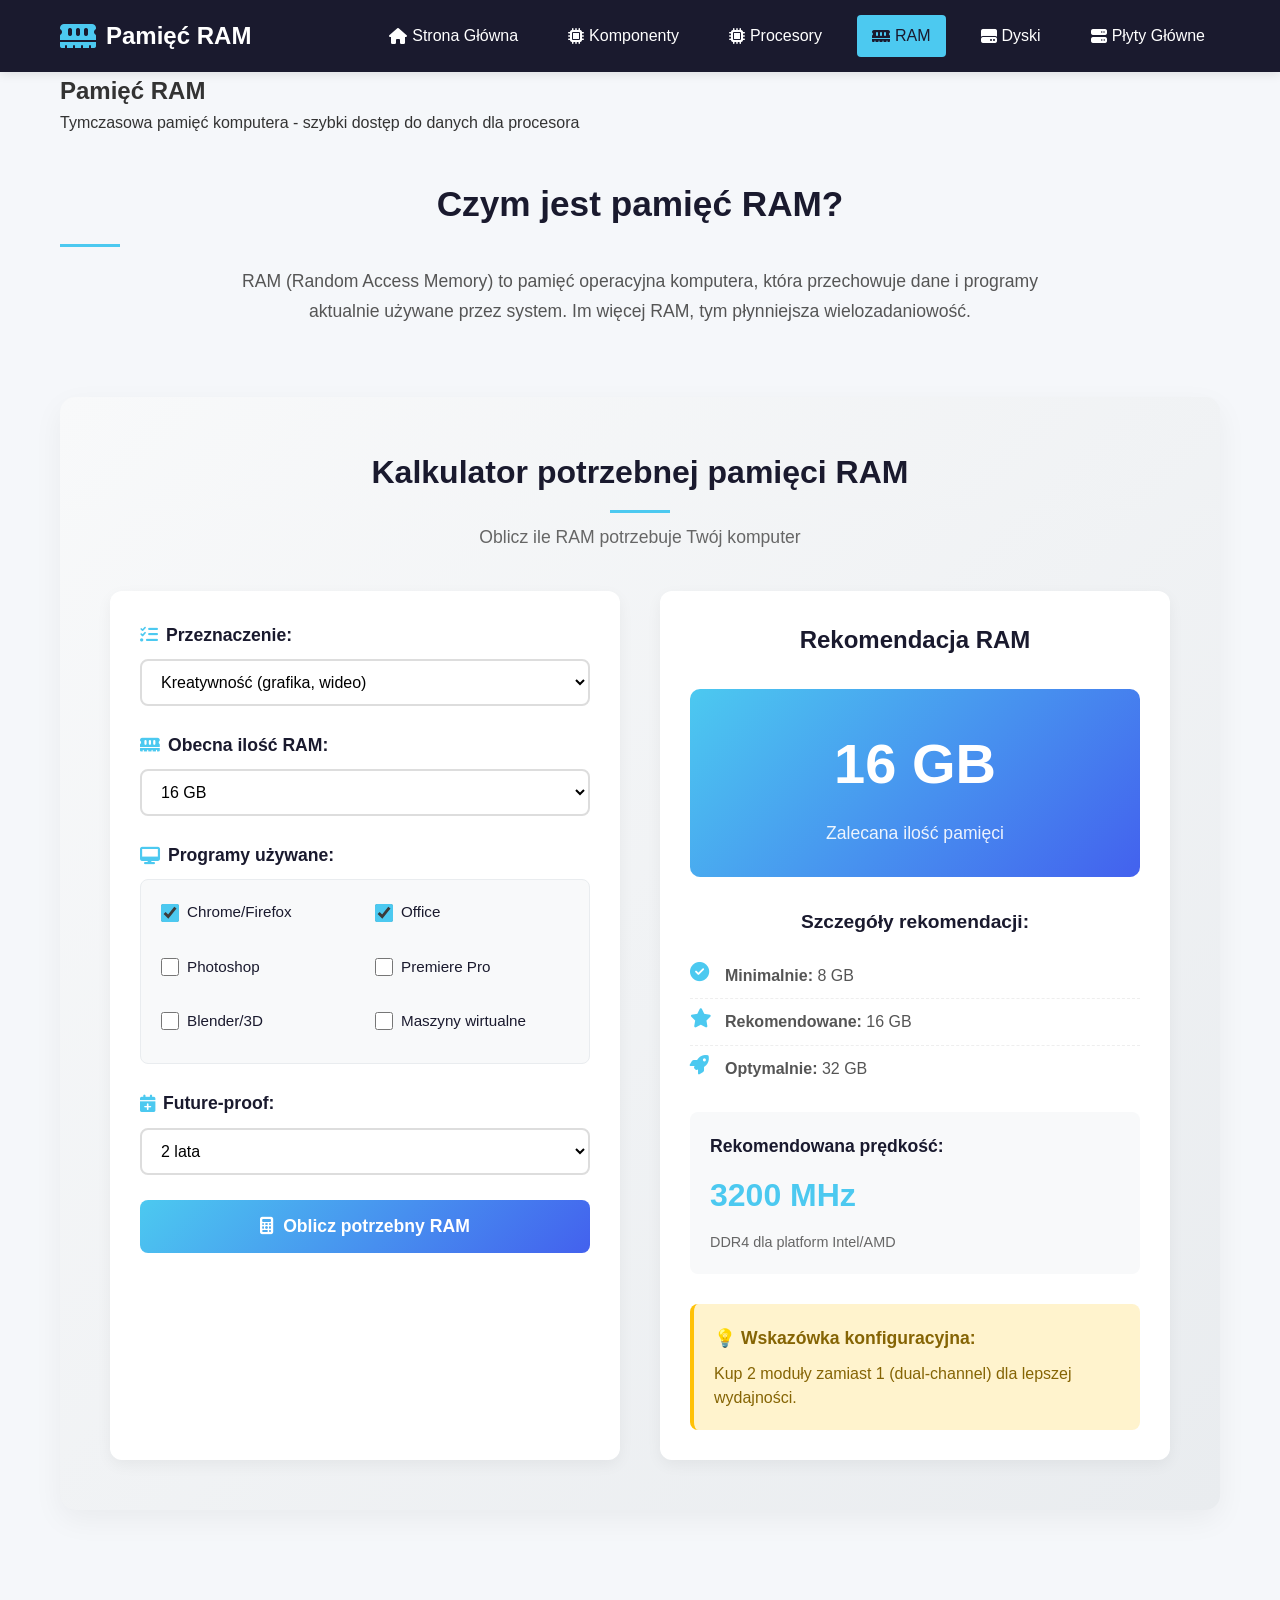
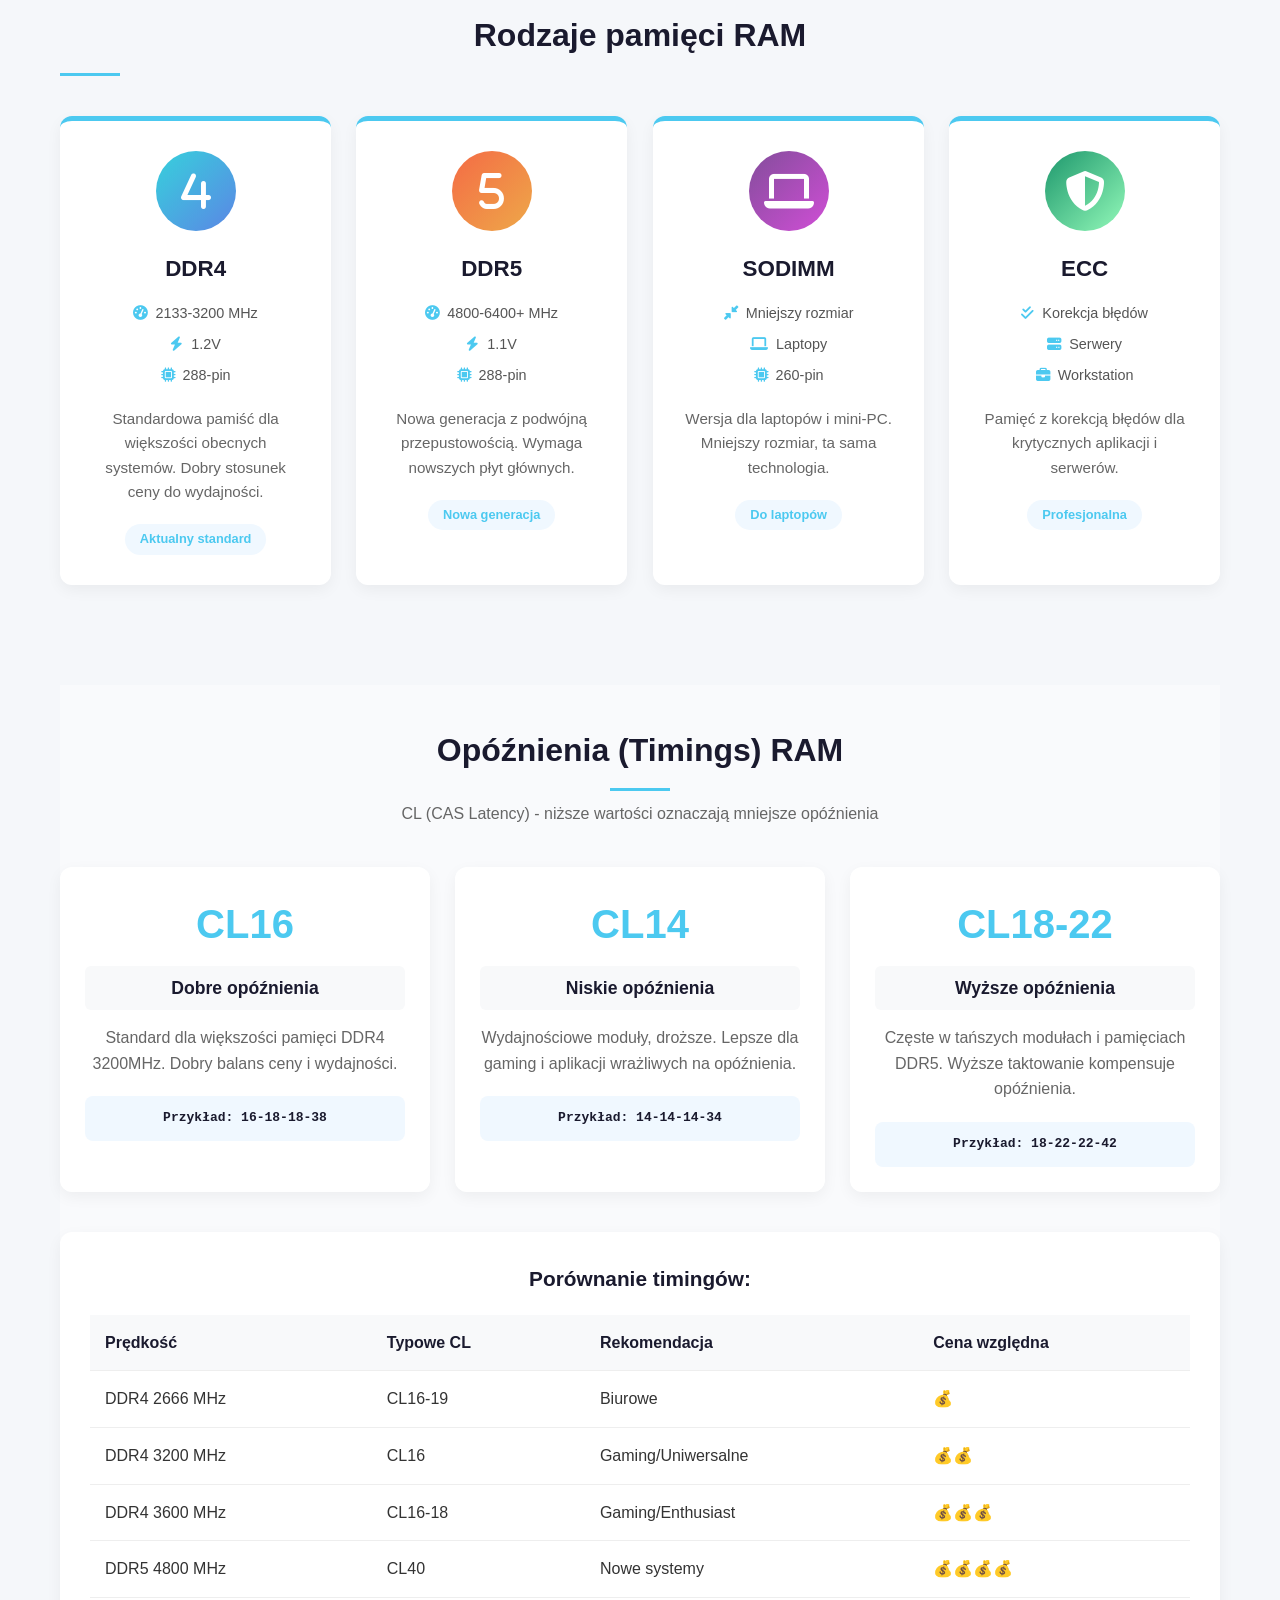
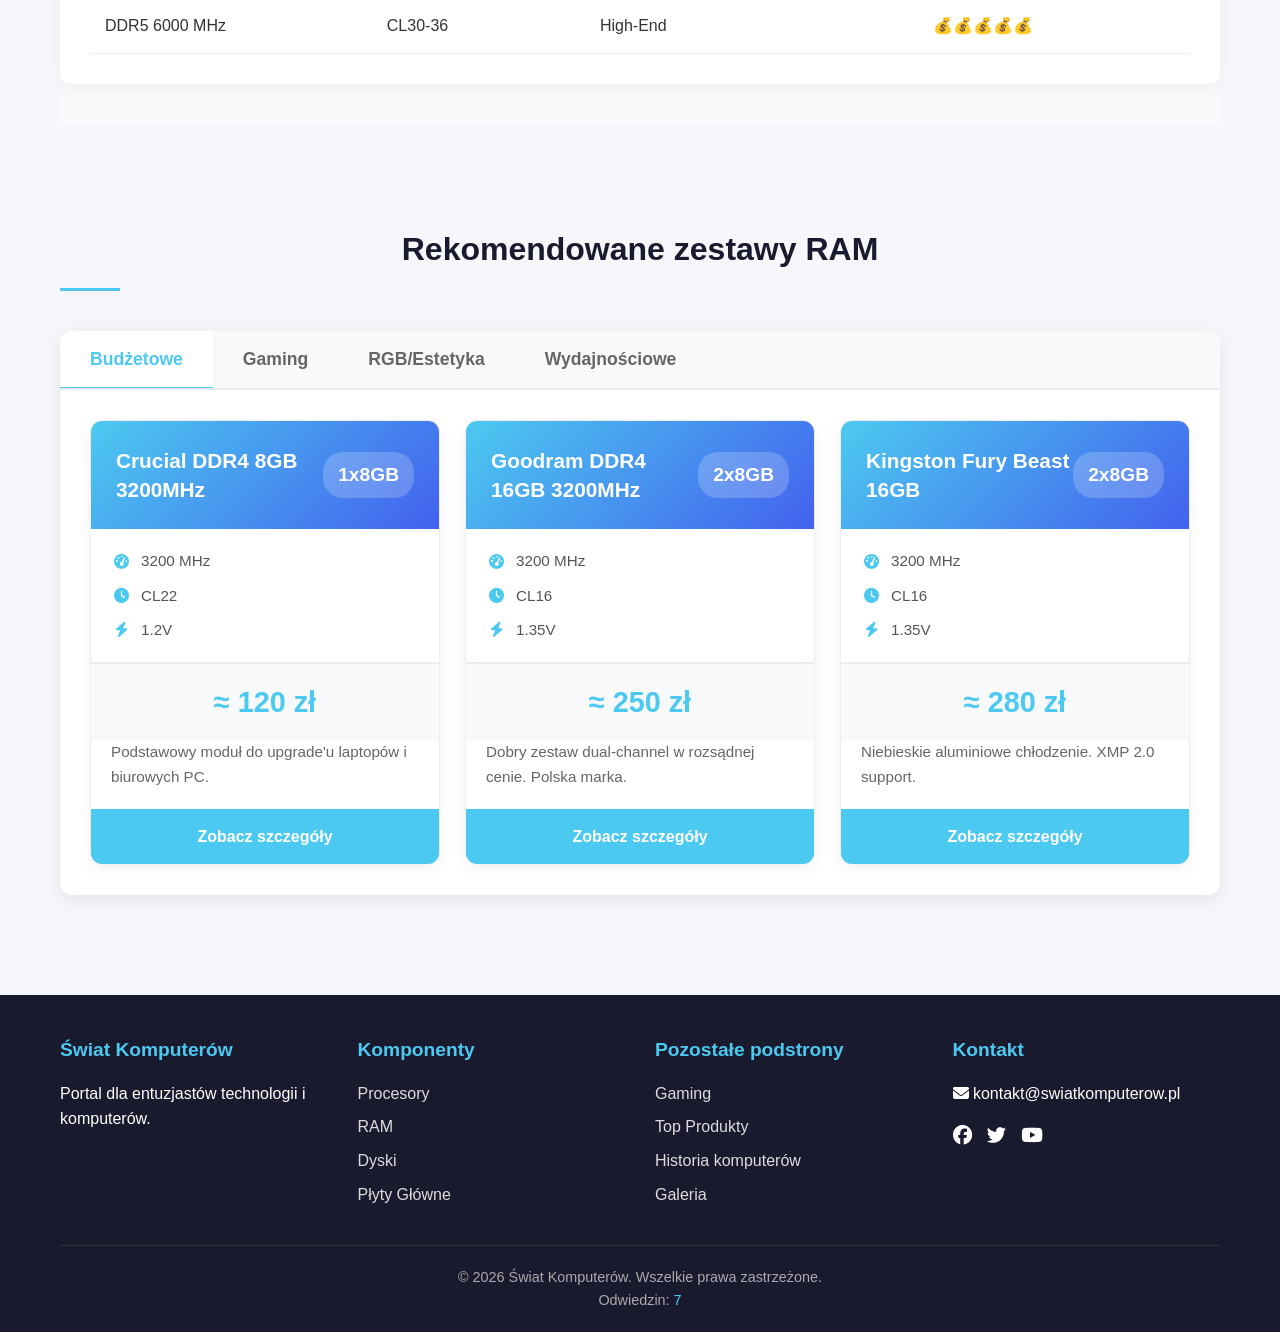
<file: pamiec-ram.html>
<!DOCTYPE html>
<html lang="pl">
<head>
    <meta charset="UTF-8">
    <meta name="viewport" content="width=device-width, initial-scale=1.0">
    <title>Pamięć RAM - Świat Komputerów</title>
    <link rel="stylesheet" href="css/main.css">
    <link rel="stylesheet" href="css/pamiec-ram.css">
    <link rel="stylesheet" href="https://cdnjs.cloudflare.com/ajax/libs/font-awesome/6.4.0/css/all.min.css">
    <link rel="icon" type="image/x-icon" href="images/Designer (11).png">
</head>
<body>
    <header>
        <div class="container">
            <div class="logo">
                <i class="fas fa-memory"></i>
                <h1>Pamięć RAM</h1>
            </div>
            <nav>
                <ul class="nav-menu">
                    <li><a href="index.html"><i class="fas fa-home"></i> Strona Główna</a></li>
                    <li><a href="komponenty.html"><i class="fas fa-microchip"></i> Komponenty</a></li>
                    <li><a href="procesory.html"><i class="fas fa-microchip"></i> Procesory</a></li>
                    <li><a href="pamiec-ram.html" class="active"><i class="fas fa-memory"></i> RAM</a></li>
                    <li><a href="dyski.html"><i class="fas fa-hdd"></i> Dyski</a></li>
                    <li><a href="plyty-glowne.html"><i class="fas fa-server"></i> Płyty Główne</a></li>
                </ul>
                <div class="hamburger" id="hamburger">
                    <i class="fas fa-bars"></i>
                </div>
            </nav>
        </div>
    </header>

    <section class="page-hero">
        <div class="container">
            <h2>Pamięć RAM</h2>
            <p>Tymczasowa pamięć komputera - szybki dostęp do danych dla procesora</p>
        </div>
    </section>

    <main class="container">
        <section class="ram-intro">
            <h2>Czym jest pamięć RAM?</h2>
            <p>RAM (Random Access Memory) to pamięć operacyjna komputera, która przechowuje dane i programy aktualnie używane przez system. Im więcej RAM, tym płynniejsza wielozadaniowość.</p>
        </section>

        <section class="ram-calculator">
            <h2>Kalkulator potrzebnej pamięci RAM</h2>
            <p>Oblicz ile RAM potrzebuje Twój komputer</p>
            
            <div class="calculator-container">
                <div class="calculator-inputs">
                    <div class="calc-component">
                        <label for="usage-type"><i class="fas fa-tasks"></i> Przeznaczenie:</label>
                        <select id="usage-type">
                            <option value="basic">Podstawowe (biuro, internet)</option>
                            <option value="gaming">Gaming</option>
                            <option value="creative" selected>Kreatywność (grafika, wideo)</option>
                            <option value="workstation">Stacja robocza</option>
                            <option value="server">Serwer</option>
                        </select>
                    </div>
                    
                    <div class="calc-component">
                        <label for="ram-amount"><i class="fas fa-memory"></i> Obecna ilość RAM:</label>
                        <select id="ram-amount">
                            <option value="4">4 GB</option>
                            <option value="8">8 GB</option>
                            <option value="16" selected>16 GB</option>
                            <option value="32">32 GB</option>
                            <option value="64">64 GB</option>
                        </select>
                    </div>
                    
                    <div class="calc-component">
                        <label><i class="fas fa-desktop"></i> Programy używane:</label>
                        <div class="programs-checklist">
                            <label><input type="checkbox" name="program" value="chrome" checked> Chrome/Firefox</label>
                            <label><input type="checkbox" name="program" value="office" checked> Office</label>
                            <label><input type="checkbox" name="program" value="photoshop"> Photoshop</label>
                            <label><input type="checkbox" name="program" value="premiere"> Premiere Pro</label>
                            <label><input type="checkbox" name="program" value="blender"> Blender/3D</label>
                            <label><input type="checkbox" name="program" value="vm"> Maszyny wirtualne</label>
                        </div>
                    </div>
                    
                    <div class="calc-component">
                        <label for="future-proof"><i class="fas fa-calendar-plus"></i> Future-proof:</label>
                        <select id="future-proof">
                            <option value="1">1 rok</option>
                            <option value="2" selected>2 lata</option>
                            <option value="3">3 lata</option>
                            <option value="5">5 lat</option>
                        </select>
                    </div>
                    
                    <button id="calculate-ram" class="btn-calc">
                        <i class="fas fa-calculator"></i> Oblicz potrzebny RAM
                    </button>
                </div>
                
                <div class="calculator-result">
                    <div class="result-card">
                        <h3>Rekomendacja RAM</h3>
                        <div class="ram-result">
                            <div class="ram-value">16 GB</div>
                            <div class="ram-label">Zalecana ilość pamięci</div>
                        </div>
                        <div class="recommendation-details">
                            <h4>Szczegóły rekomendacji:</h4>
                            <ul class="rec-list">
                                <li><i class="fas fa-check-circle"></i> <strong>Minimalnie:</strong> 8 GB</li>
                                <li><i class="fas fa-star"></i> <strong>Rekomendowane:</strong> 16 GB</li>
                                <li><i class="fas fa-rocket"></i> <strong>Optymalnie:</strong> 32 GB</li>
                            </ul>
                            <div class="speed-recommendation">
                                <h5>Rekomendowana prędkość:</h5>
                                <div class="speed-value">3200 MHz</div>
                                <p class="speed-note">DDR4 dla platform Intel/AMD</p>
                            </div>
                        </div>
                        <div class="configuration-tip">
                            <h5>💡 Wskazówka konfiguracyjna:</h5>
                            <p>Kup 2 moduły zamiast 1 (dual-channel) dla lepszej wydajności.</p>
                        </div>
                    </div>
                </div>
            </div>
        </section>

        <section class="ram-types">
            <h2>Rodzaje pamięci RAM</h2>
            <div class="types-grid">
                <div class="type-card">
                    <div class="type-icon ddr4">
                        <i class="fas fa-4"></i>
                    </div>
                    <h3>DDR4</h3>
                    <div class="type-specs">
                        <span><i class="fas fa-tachometer-alt"></i> 2133-3200 MHz</span>
                        <span><i class="fas fa-bolt"></i> 1.2V</span>
                        <span><i class="fas fa-microchip"></i> 288-pin</span>
                    </div>
                    <p>Standardowa pamiść dla większości obecnych systemów. Dobry stosunek ceny do wydajności.</p>
                    <div class="type-status">Aktualny standard</div>
                </div>
                
                <div class="type-card">
                    <div class="type-icon ddr5">
                        <i class="fas fa-5"></i>
                    </div>
                    <h3>DDR5</h3>
                    <div class="type-specs">
                        <span><i class="fas fa-tachometer-alt"></i> 4800-6400+ MHz</span>
                        <span><i class="fas fa-bolt"></i> 1.1V</span>
                        <span><i class="fas fa-microchip"></i> 288-pin</span>
                    </div>
                    <p>Nowa generacja z podwójną przepustowością. Wymaga nowszych płyt głównych.</p>
                    <div class="type-status">Nowa generacja</div>
                </div>
                
                <div class="type-card">
                    <div class="type-icon sodimm">
                        <i class="fas fa-laptop"></i>
                    </div>
                    <h3>SODIMM</h3>
                    <div class="type-specs">
                        <span><i class="fas fa-compress-alt"></i> Mniejszy rozmiar</span>
                        <span><i class="fas fa-laptop"></i> Laptopy</span>
                        <span><i class="fas fa-microchip"></i> 260-pin</span>
                    </div>
                    <p>Wersja dla laptopów i mini-PC. Mniejszy rozmiar, ta sama technologia.</p>
                    <div class="type-status">Do laptopów</div>
                </div>
                
                <div class="type-card">
                    <div class="type-icon ecc">
                        <i class="fas fa-shield-alt"></i>
                    </div>
                    <h3>ECC</h3>
                    <div class="type-specs">
                        <span><i class="fas fa-check-double"></i> Korekcja błędów</span>
                        <span><i class="fas fa-server"></i> Serwery</span>
                        <span><i class="fas fa-briefcase"></i> Workstation</span>
                    </div>
                    <p>Pamięć z korekcją błędów dla krytycznych aplikacji i serwerów.</p>
                    <div class="type-status">Profesjonalna</div>
                </div>
            </div>
        </section>

        <section class="ram-timings">
            <h2>Opóźnienia (Timings) RAM</h2>
            <p>CL (CAS Latency) - niższe wartości oznaczają mniejsze opóźnienia</p>
            
            <div class="timings-explanation">
                <div class="timing-card">
                    <h3>CL16</h3>
                    <div class="timing-value">Dobre opóźnienia</div>
                    <p>Standard dla większości pamięci DDR4 3200MHz. Dobry balans ceny i wydajności.</p>
                    <div class="timing-example">
                        <span>Przykład: 16-18-18-38</span>
                    </div>
                </div>
                
                <div class="timing-card">
                    <h3>CL14</h3>
                    <div class="timing-value">Niskie opóźnienia</div>
                    <p>Wydajnościowe moduły, droższe. Lepsze dla gaming i aplikacji wrażliwych na opóźnienia.</p>
                    <div class="timing-example">
                        <span>Przykład: 14-14-14-34</span>
                    </div>
                </div>
                
                <div class="timing-card">
                    <h3>CL18-22</h3>
                    <div class="timing-value">Wyższe opóźnienia</div>
                    <p>Częste w tańszych modułach i pamięciach DDR5. Wyższe taktowanie kompensuje opóźnienia.</p>
                    <div class="timing-example">
                        <span>Przykład: 18-22-22-42</span>
                    </div>
                </div>
            </div>
            
            <div class="timings-table">
                <h4>Porównanie timingów:</h4>
                <table>
                    <thead>
                        <tr>
                            <th>Prędkość</th>
                            <th>Typowe CL</th>
                            <th>Rekomendacja</th>
                            <th>Cena względna</th>
                        </tr>
                    </thead>
                    <tbody>
                        <tr>
                            <td>DDR4 2666 MHz</td>
                            <td>CL16-19</td>
                            <td>Biurowe</td>
                            <td>💰</td>
                        </tr>
                        <tr>
                            <td>DDR4 3200 MHz</td>
                            <td>CL16</td>
                            <td>Gaming/Uniwersalne</td>
                            <td>💰💰</td>
                        </tr>
                        <tr>
                            <td>DDR4 3600 MHz</td>
                            <td>CL16-18</td>
                            <td>Gaming/Enthusiast</td>
                            <td>💰💰💰</td>
                        </tr>
                        <tr>
                            <td>DDR5 4800 MHz</td>
                            <td>CL40</td>
                            <td>Nowe systemy</td>
                            <td>💰💰💰💰</td>
                        </tr>
                        <tr>
                            <td>DDR5 6000 MHz</td>
                            <td>CL30-36</td>
                            <td>High-End</td>
                            <td>💰💰💰💰💰</td>
                        </tr>
                    </tbody>
                </table>
            </div>
        </section>

        <section class="ram-recommendations">
            <h2>Rekomendowane zestawy RAM</h2>
            <div class="recommendation-tabs">
                <div class="rec-tab-buttons">
                    <button class="rec-tab-btn active" data-category="budget">Budżetowe</button>
                    <button class="rec-tab-btn" data-category="gaming">Gaming</button>
                    <button class="rec-tab-btn" data-category="rgb">RGB/Estetyka</button>
                    <button class="rec-tab-btn" data-category="performance">Wydajnościowe</button>
                </div>
                
                <div class="rec-tab-content active" id="rec-budget">
                    <div class="ram-models-grid">
                        <!-- Modele budżetowe -->
                        <div class="ram-model-card">
                            <div class="ram-model-header">
                                <h3>Crucial DDR4 8GB 3200MHz</h3>
                                <div class="ram-config">1x8GB</div>
                            </div>
                            <div class="ram-model-specs">
                                <span class="spec"><i class="fas fa-tachometer-alt"></i> 3200 MHz</span>
                                <span class="spec"><i class="fas fa-clock"></i> CL22</span>
                                <span class="spec"><i class="fas fa-bolt"></i> 1.2V</span>
                            </div>
                            <div class="ram-model-price">≈ 120 zł</div>
                            <div class="ram-model-desc">
                                Podstawowy moduł do upgrade'u laptopów i biurowych PC.
                            </div>
                            <a href="#" class="ram-model-more">Zobacz szczegóły</a>
                        </div>
                        
                        <div class="ram-model-card">
                            <div class="ram-model-header">
                                <h3>Goodram DDR4 16GB 3200MHz</h3>
                                <div class="ram-config">2x8GB</div>
                            </div>
                            <div class="ram-model-specs">
                                <span class="spec"><i class="fas fa-tachometer-alt"></i> 3200 MHz</span>
                                <span class="spec"><i class="fas fa-clock"></i> CL16</span>
                                <span class="spec"><i class="fas fa-bolt"></i> 1.35V</span>
                            </div>
                            <div class="ram-model-price">≈ 250 zł</div>
                            <div class="ram-model-desc">
                                Dobry zestaw dual-channel w rozsądnej cenie. Polska marka.
                            </div>
                            <a href="#" class="ram-model-more">Zobacz szczegóły</a>
                        </div>
                        
                        <div class="ram-model-card">
                            <div class="ram-model-header">
                                <h3>Kingston Fury Beast 16GB</h3>
                                <div class="ram-config">2x8GB</div>
                            </div>
                            <div class="ram-model-specs">
                                <span class="spec"><i class="fas fa-tachometer-alt"></i> 3200 MHz</span>
                                <span class="spec"><i class="fas fa-clock"></i> CL16</span>
                                <span class="spec"><i class="fas fa-bolt"></i> 1.35V</span>
                            </div>
                            <div class="ram-model-price">≈ 280 zł</div>
                            <div class="ram-model-desc">
                                Niebieskie aluminiowe chłodzenie. XMP 2.0 support.
                            </div>
                            <a href="#" class="ram-model-more">Zobacz szczegóły</a>
                        </div>
                    </div>
                </div>
                
                <div class="rec-tab-content" id="rec-gaming">
                    <div class="ram-models-grid">
                        <!-- Modele gamingowe -->
                        <div class="ram-model-card">
                            <div class="ram-model-header">
                                <h3>Corsair Vengeance LPX 16GB</h3>
                                <div class="ram-config">2x8GB</div>
                            </div>
                            <div class="ram-model-specs">
                                <span class="spec"><i class="fas fa-tachometer-alt"></i> 3600 MHz</span>
                                <span class="spec"><i class="fas fa-clock"></i> CL18</span>
                                <span class="spec"><i class="fas fa-bolt"></i> 1.35V</span>
                            </div>
                            <div class="ram-model-price">≈ 320 zł</div>
                            <div class="ram-model-desc">
                                Niski profil, kompatybilny z większością chłodzeń CPU.
                            </div>
                            <a href="#" class="ram-model-more">Zobacz szczegóły</a>
                        </div>
                        
                        <div class="ram-model-card">
                            <div class="ram-model-header">
                                <h3>G.Skill Ripjaws V 32GB</h3>
                                <div class="ram-config">2x16GB</div>
                            </div>
                            <div class="ram-model-specs">
                                <span class="spec"><i class="fas fa-tachometer-alt"></i> 3600 MHz</span>
                                <span class="spec"><i class="fas fa-clock"></i> CL16</span>
                                <span class="spec"><i class="fas fa-bolt"></i> 1.35V</span>
                            </div>
                            <div class="ram-model-price">≈ 450 zł</div>
                            <div class="ram-model-desc">
                                Doskonały wybór do gaming PC. Wysoka wydajność, dobra cena.
                            </div>
                            <a href="#" class="ram-model-more">Zobacz szczegóły</a>
                        </div>
                        
                        <div class="ram-model-card">
                            <div class="ram-model-header">
                                <h3>Team Group T-Force Delta 32GB</h3>
                                <div class="ram-config">2x16GB</div>
                            </div>
                            <div class="ram-model-specs">
                                <span class="spec"><i class="fas fa-tachometer-alt"></i> 3200 MHz</span>
                                <span class="spec"><i class="fas fa-clock"></i> CL16</span>
                                <span class="spec"><i class="fas fa-bolt"></i> 1.35V</span>
                            </div>
                            <div class="ram-model-price">≈ 420 zł</div>
                            <div class="ram-model-desc">
                                Estetyczne RGB podświetlenie. XMP 2.0 z jednym kliknięciem.
                            </div>
                            <a href="#" class="ram-model-more">Zobacz szczegóły</a>
                        </div>
                    </div>
                </div>
            </div>
        </section>
    </main>

    <footer>
        <div class="container">
            <div class="footer-content">
                <div class="footer-section">
                    <h3>Świat Komputerów</h3>
                    <p>Portal dla entuzjastów technologii i komputerów.</p>
                </div>
                <div class="footer-section">
                    <h3>Komponenty</h3>
                    <ul>
                        <li><a href="procesory.html">Procesory</a></li>
                        <li><a href="pamiec-ram.html" class="active">RAM</a></li>
                        <li><a href="dyski.html">Dyski</a></li>
                        <li><a href="plyty-glowne.html">Płyty Główne</a></li>
                    </ul>
                </div>
                <div class="footer-section">
                    <h3>Pozostałe podstrony</h3>
                    <ul>
                        <li><a href="gaming.html">Gaming</a></li>
                        <li><a href="top-produkty.html">Top Produkty</a></li>
                        <li><a href="historia.html">Historia komputerów</a></li>
                        <li><a href="galeria.html">Galeria</a></li>
                    </ul>
                </div>
                <div class="footer-section">
                    <h3>Kontakt</h3>
                    <p><i class="fas fa-envelope"></i> kontakt@swiatkomputerow.pl</p>
                    <div class="social-icons">
                        <a href="#"><i class="fab fa-facebook"></i></a>
                        <a href="#"><i class="fab fa-twitter"></i></a>
                        <a href="#"><i class="fab fa-youtube"></i></a>
                    </div>
                </div>
            </div>
            <div class="footer-bottom">
                <p>&copy; 2023 Świat Komputerów. Wszelkie prawa zastrzeżone.</p>
                <p>Odwiedzin: <span id="visit-counter">0</span></p>
            </div>
        </div>
    </footer>

    <script src="js/main.js"></script>
    <script src="js/pamiec-ram.js"></script>
</body>
</html>
</file>
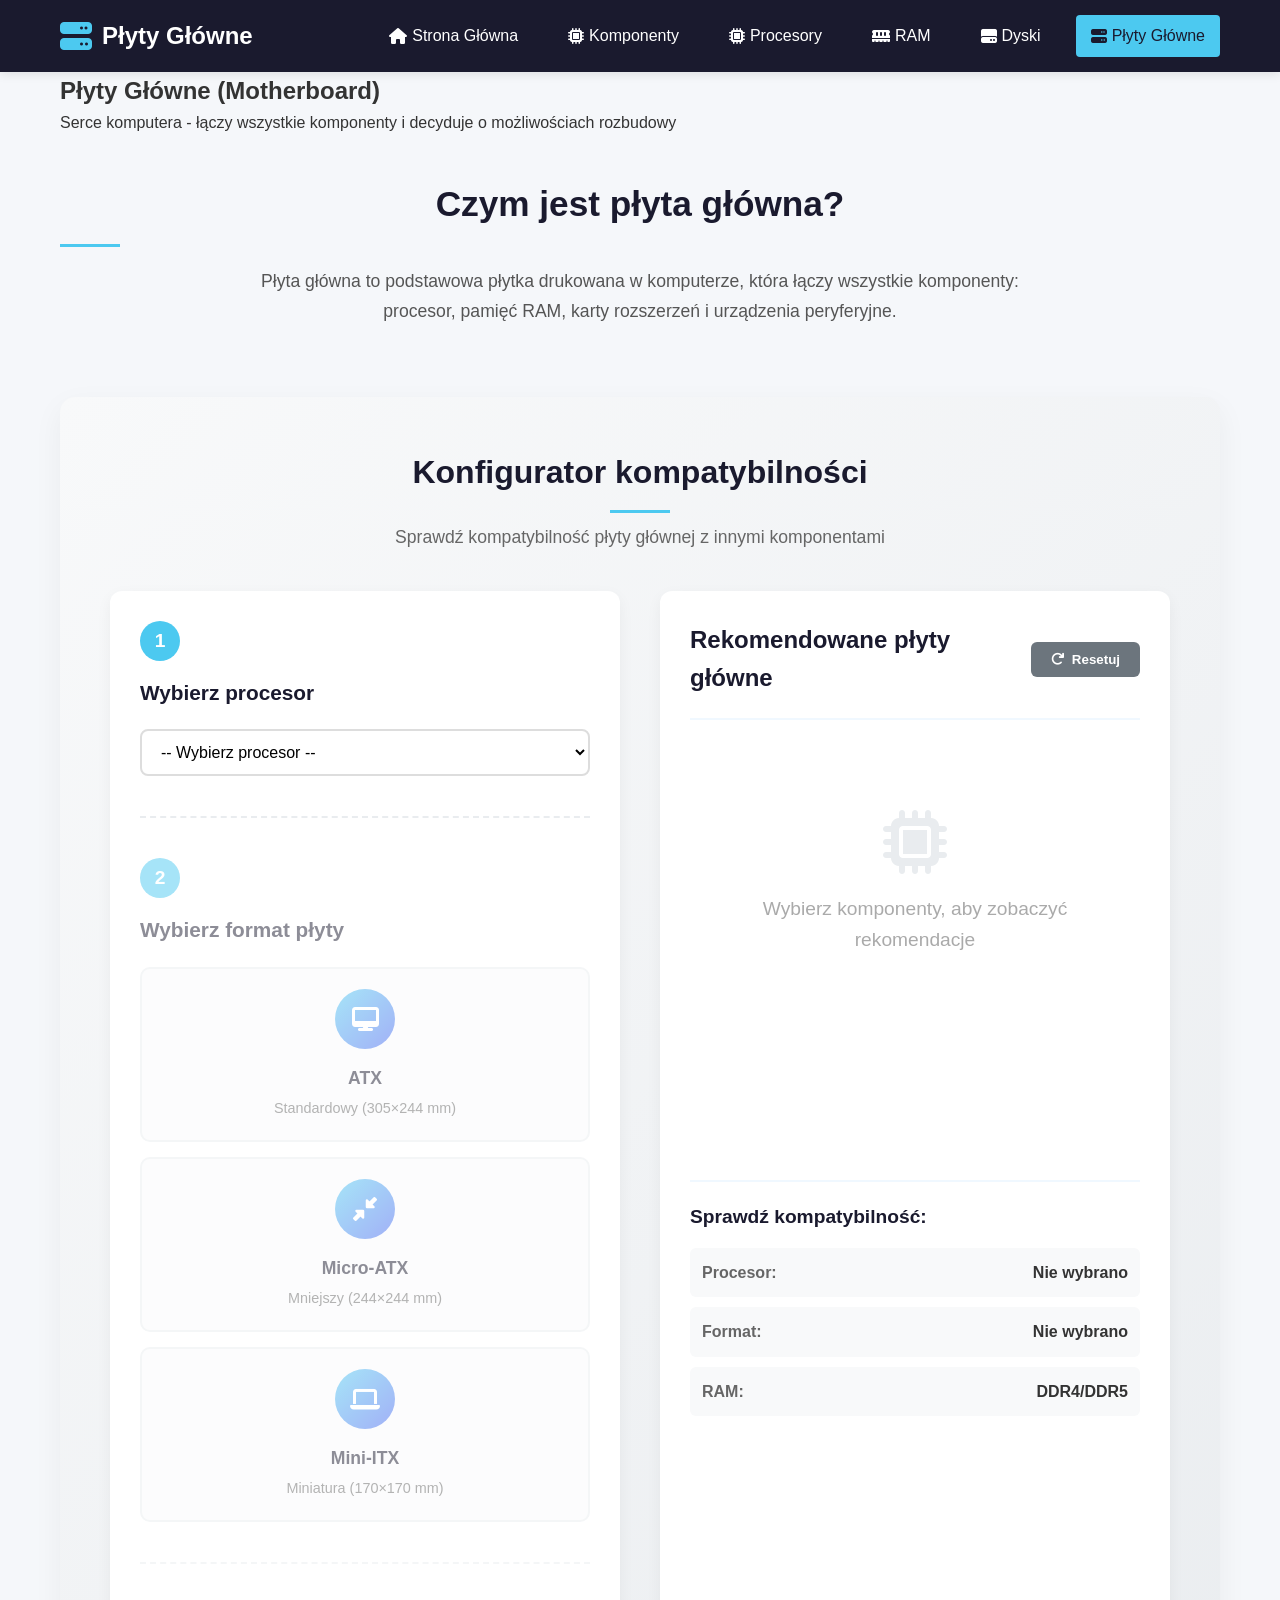
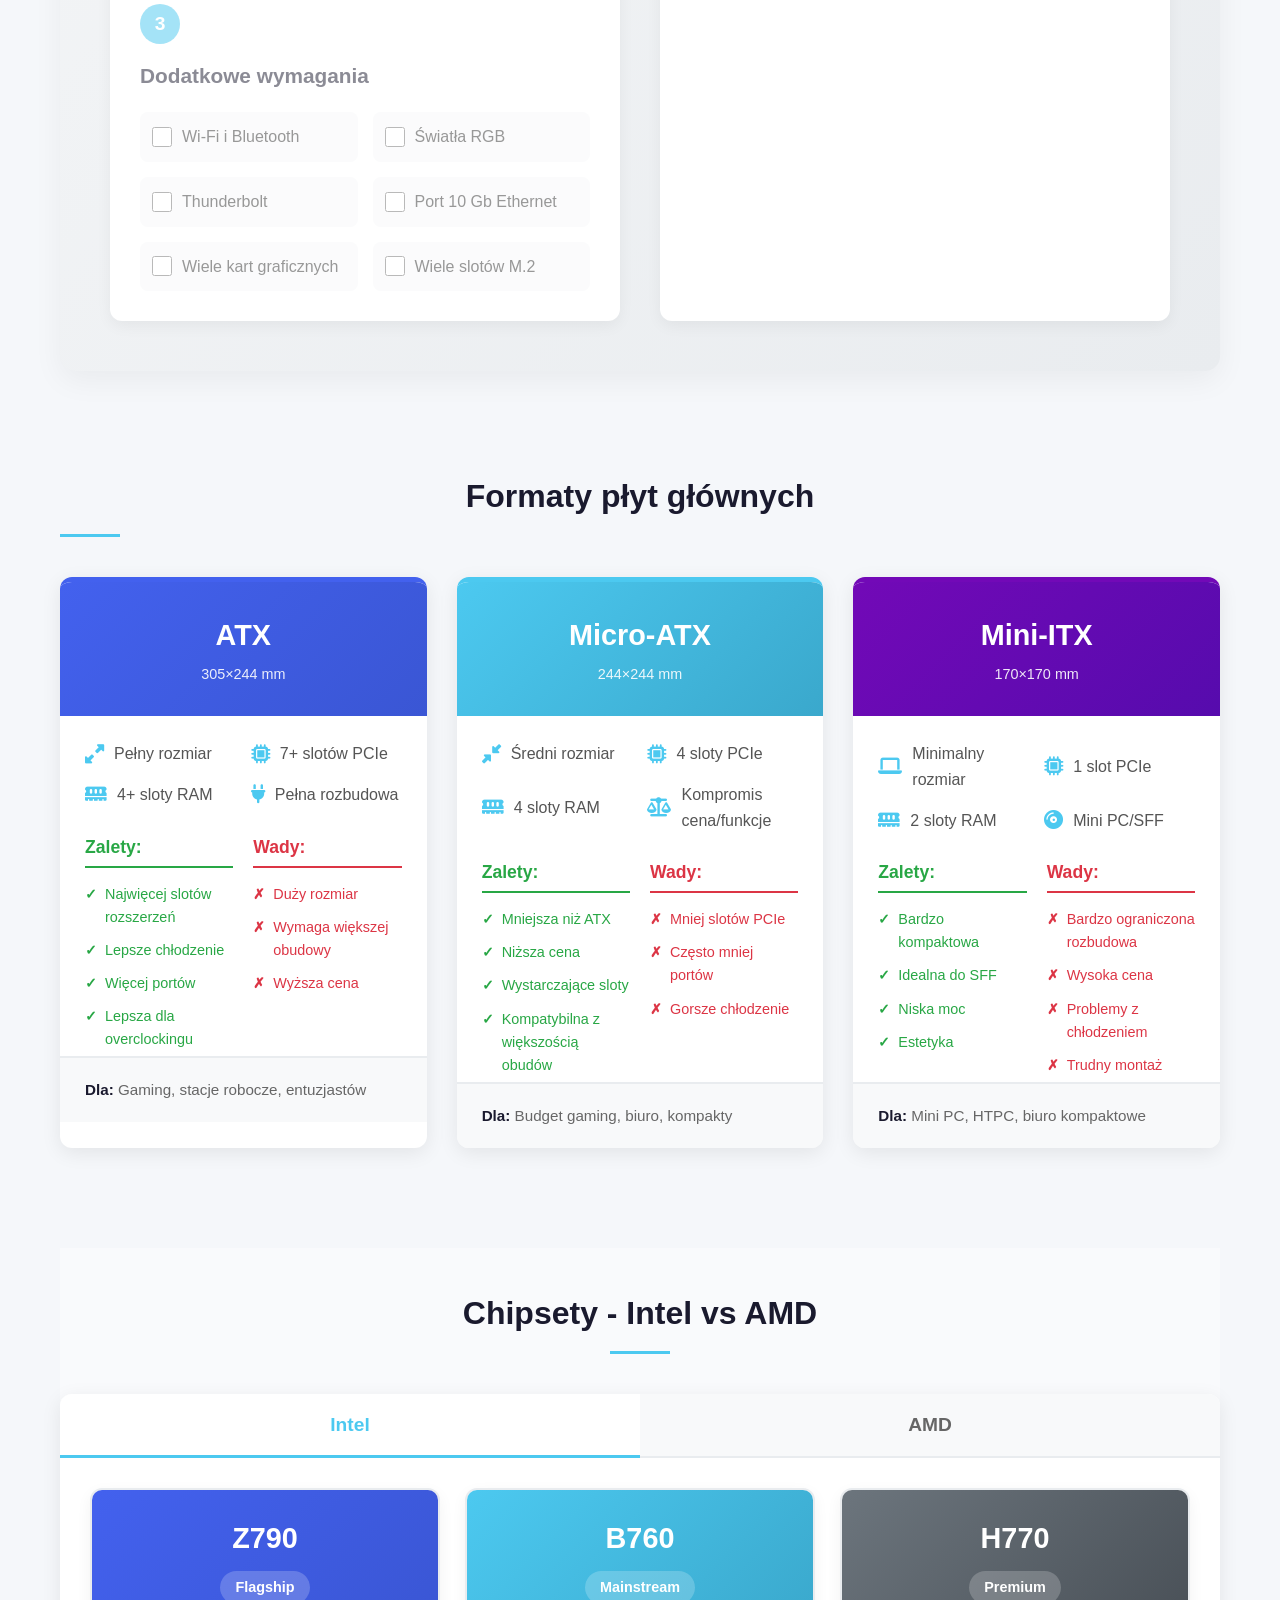
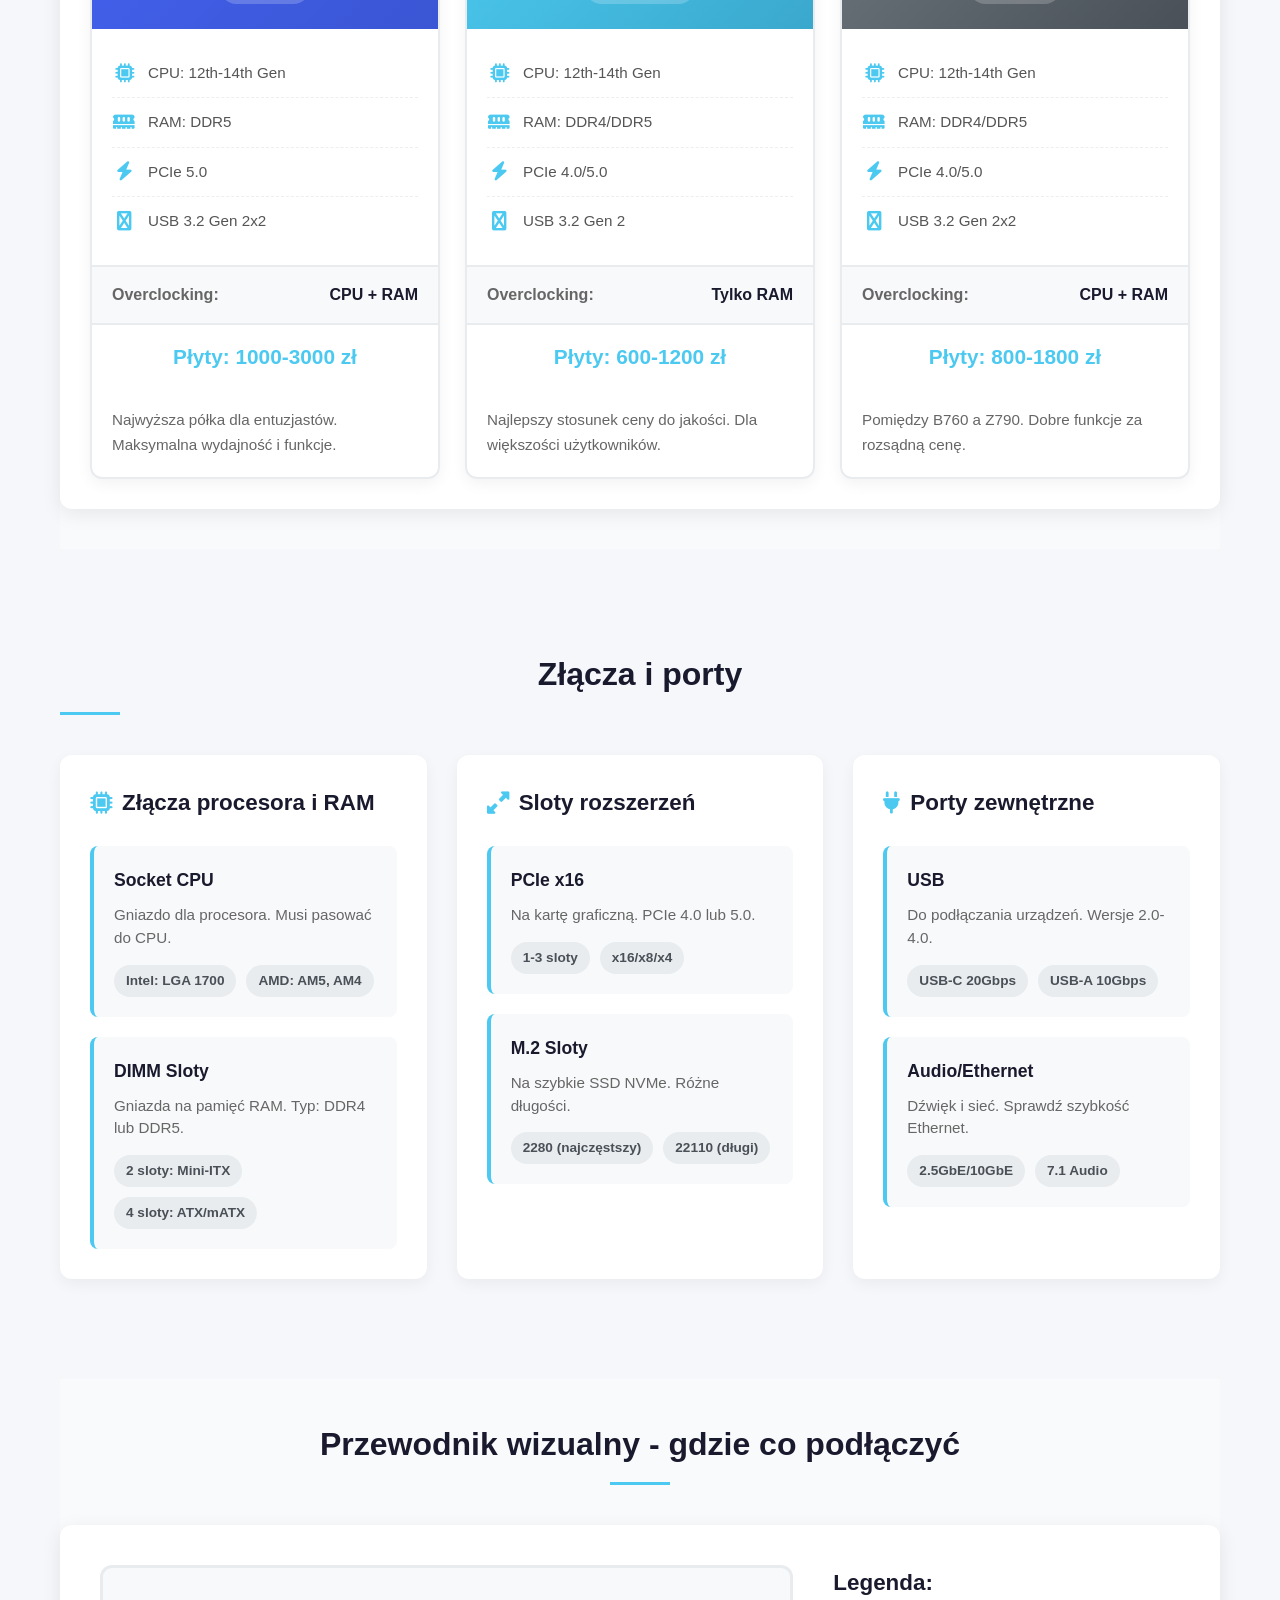
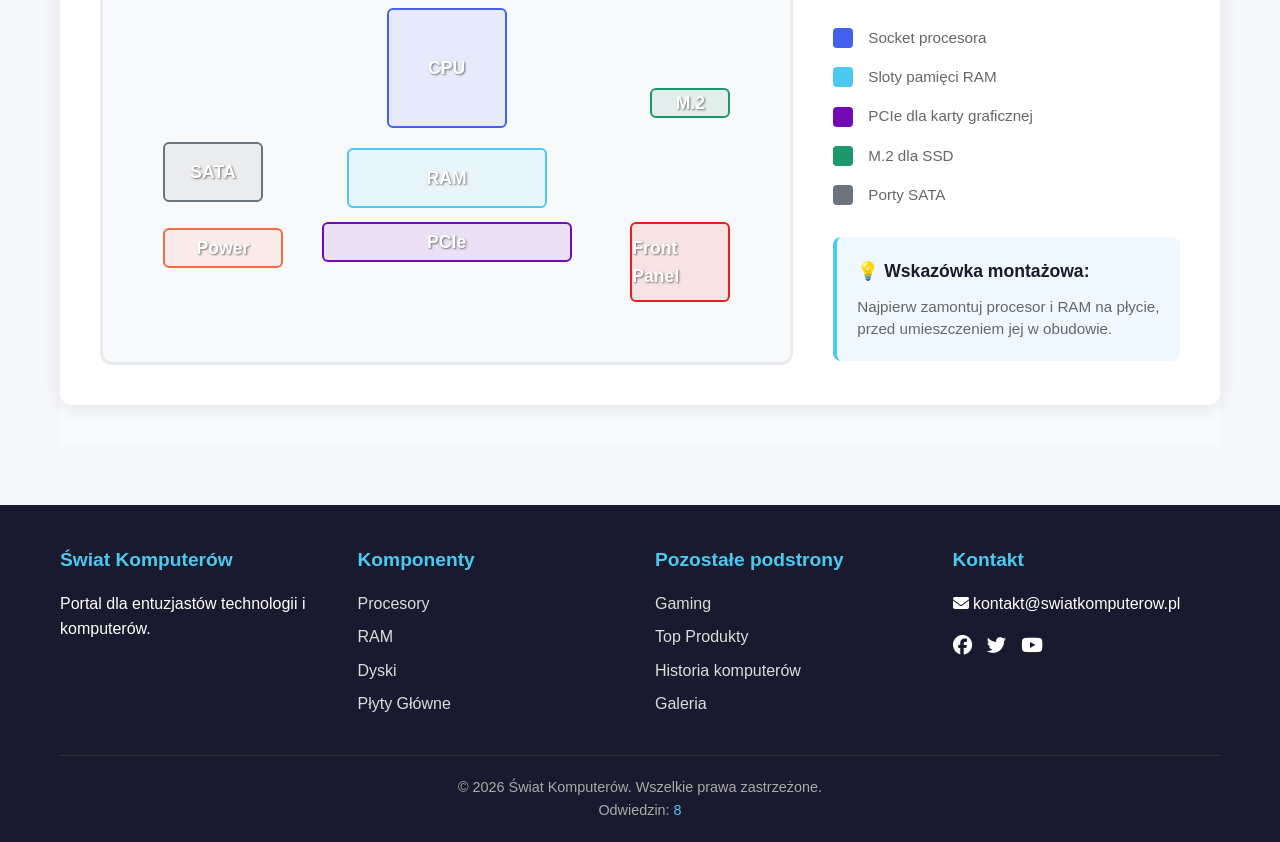
<file: plyty-glowne.html>
<!DOCTYPE html>
<html lang="pl">
<head>
    <meta charset="UTF-8">
    <meta name="viewport" content="width=device-width, initial-scale=1.0">
    <title>Płyty Główne - Świat Komputerów</title>
    <link rel="stylesheet" href="css/main.css">
    <link rel="stylesheet" href="css/plyty-glowne.css">
    <link rel="stylesheet" href="https://cdnjs.cloudflare.com/ajax/libs/font-awesome/6.4.0/css/all.min.css">
    <link rel="icon" type="image/x-icon" href="images/Designer (11).png">
</head>
<body>
    <header>
        <div class="container">
            <div class="logo">
                <i class="fas fa-server"></i>
                <h1>Płyty Główne</h1>
            </div>
            <nav>
                <ul class="nav-menu">
                    <li><a href="index.html"><i class="fas fa-home"></i> Strona Główna</a></li>
                    <li><a href="komponenty.html"><i class="fas fa-microchip"></i> Komponenty</a></li>
                    <li><a href="procesory.html"><i class="fas fa-microchip"></i> Procesory</a></li>
                    <li><a href="pamiec-ram.html"><i class="fas fa-memory"></i> RAM</a></li>
                    <li><a href="dyski.html"><i class="fas fa-hdd"></i> Dyski</a></li>
                    <li><a href="plyty-glowne.html" class="active"><i class="fas fa-server"></i> Płyty Główne</a></li>
                </ul>
                <div class="hamburger" id="hamburger">
                    <i class="fas fa-bars"></i>
                </div>
            </nav>
        </div>
    </header>

    <section class="page-hero">
        <div class="container">
            <h2>Płyty Główne (Motherboard)</h2>
            <p>Serce komputera - łączy wszystkie komponenty i decyduje o możliwościach rozbudowy</p>
        </div>
    </section>

    <main class="container">
        <section class="mb-intro">
            <h2>Czym jest płyta główna?</h2>
            <p>Płyta główna to podstawowa płytka drukowana w komputerze, która łączy wszystkie komponenty: procesor, pamięć RAM, karty rozszerzeń i urządzenia peryferyjne.</p>
        </section>

        <section class="mb-configurator">
            <h2>Konfigurator kompatybilności</h2>
            <p>Sprawdź kompatybilność płyty głównej z innymi komponentami</p>
            
            <div class="configurator-container">
                <div class="config-steps">
                    <div class="step active">
                        <div class="step-number">1</div>
                        <div class="step-content">
                            <h3>Wybierz procesor</h3>
                            <select id="cpu-select">
                                <option value="">-- Wybierz procesor --</option>
                                <option value="intel-1700">Intel LGA 1700 (12th-14th Gen)</option>
                                <option value="intel-1200">Intel LGA 1200 (10th-11th Gen)</option>
                                <option value="amd-am5">AMD AM5 (Ryzen 7000)</option>
                                <option value="amd-am4">AMD AM4 (Ryzen 1000-5000)</option>
                            </select>
                        </div>
                    </div>
                    
                    <div class="step">
                        <div class="step-number">2</div>
                        <div class="step-content">
                            <h3>Wybierz format płyty</h3>
                            <div class="format-options">
                                <label class="format-option">
                                    <input type="radio" name="format" value="atx">
                                    <div class="format-card">
                                        <div class="format-icon">
                                            <i class="fas fa-desktop"></i>
                                        </div>
                                        <div class="format-name">ATX</div>
                                        <div class="format-desc">Standardowy (305×244 mm)</div>
                                    </div>
                                </label>
                                
                                <label class="format-option">
                                    <input type="radio" name="format" value="micro-atx">
                                    <div class="format-card">
                                        <div class="format-icon">
                                            <i class="fas fa-compress-alt"></i>
                                        </div>
                                        <div class="format-name">Micro-ATX</div>
                                        <div class="format-desc">Mniejszy (244×244 mm)</div>
                                    </div>
                                </label>
                                
                                <label class="format-option">
                                    <input type="radio" name="format" value="mini-itx">
                                    <div class="format-card">
                                        <div class="format-icon">
                                            <i class="fas fa-laptop"></i>
                                        </div>
                                        <div class="format-name">Mini-ITX</div>
                                        <div class="format-desc">Miniatura (170×170 mm)</div>
                                    </div>
                                </label>
                            </div>
                        </div>
                    </div>
                    
                    <div class="step">
                        <div class="step-number">3</div>
                        <div class="step-content">
                            <h3>Dodatkowe wymagania</h3>
                            <div class="requirements-checklist">
                                <label><input type="checkbox" name="req" value="wifi"> Wi-Fi i Bluetooth</label>
                                <label><input type="checkbox" name="req" value="rgb"> Światła RGB</label>
                                <label><input type="checkbox" name="req" value="thunderbolt"> Thunderbolt</label>
                                <label><input type="checkbox" name="req" value="10g"> Port 10 Gb Ethernet</label>
                                <label><input type="checkbox" name="req" value="multiple-gpu"> Wiele kart graficznych</label>
                                <label><input type="checkbox" name="req" value="many-m2"> Wiele slotów M.2</label>
                            </div>
                        </div>
                    </div>
                </div>
                
                <div class="config-results">
                    <div class="results-header">
                        <h3>Rekomendowane płyty główne</h3>
                        <button id="reset-config" class="btn-reset">
                            <i class="fas fa-redo"></i> Resetuj
                        </button>
                    </div>
                    
                    <div class="results-container">
                        <div class="initial-message">
                            <i class="fas fa-microchip"></i>
                            <p>Wybierz komponenty, aby zobaczyć rekomendacje</p>
                        </div>
                        
                        <div class="mb-results-grid" style="display: none;">
                            <!-- Wyniki będą dodawane dynamicznie -->
                        </div>
                    </div>
                    
                    <div class="compatibility-check">
                        <h4>Sprawdź kompatybilność:</h4>
                        <div class="compat-items">
                            <div class="compat-item">
                                <span class="compat-label">Procesor:</span>
                                <span class="compat-status" id="cpu-compat">Nie wybrano</span>
                            </div>
                            <div class="compat-item">
                                <span class="compat-label">Format:</span>
                                <span class="compat-status" id="format-compat">Nie wybrano</span>
                            </div>
                            <div class="compat-item">
                                <span class="compat-label">RAM:</span>
                                <span class="compat-status" id="ram-compat">DDR4/DDR5</span>
                            </div>
                        </div>
                    </div>
                </div>
            </div>
        </section>

        <section class="mb-formats">
            <h2>Formaty płyt głównych</h2>
            <div class="formats-comparison">
                <div class="format-details atx">
                    <div class="format-header">
                        <h3>ATX</h3>
                        <div class="format-size">305×244 mm</div>
                    </div>
                    <div class="format-specs">
                        <div class="spec">
                            <i class="fas fa-expand-alt"></i>
                            <span>Pełny rozmiar</span>
                        </div>
                        <div class="spec">
                            <i class="fas fa-microchip"></i>
                            <span>7+ slotów PCIe</span>
                        </div>
                        <div class="spec">
                            <i class="fas fa-memory"></i>
                            <span>4+ sloty RAM</span>
                        </div>
                        <div class="spec">
                            <i class="fas fa-plug"></i>
                            <span>Pełna rozbudowa</span>
                        </div>
                    </div>
                    <div class="format-pros-cons">
                        <div class="pros">
                            <h4>Zalety:</h4>
                            <ul>
                                <li>Najwięcej slotów rozszerzeń</li>
                                <li>Lepsze chłodzenie</li>
                                <li>Więcej portów</li>
                                <li>Lepsza dla overclockingu</li>
                            </ul>
                        </div>
                        <div class="cons">
                            <h4>Wady:</h4>
                            <ul>
                                <li>Duży rozmiar</li>
                                <li>Wymaga większej obudowy</li>
                                <li>Wyższa cena</li>
                            </ul>
                        </div>
                    </div>
                    <div class="format-recommendation">
                        <strong>Dla:</strong> Gaming, stacje robocze, entuzjastów
                    </div>
                </div>
                
                <div class="format-details micro-atx">
                    <div class="format-header">
                        <h3>Micro-ATX</h3>
                        <div class="format-size">244×244 mm</div>
                    </div>
                    <div class="format-specs">
                        <div class="spec">
                            <i class="fas fa-compress-alt"></i>
                            <span>Średni rozmiar</span>
                        </div>
                        <div class="spec">
                            <i class="fas fa-microchip"></i>
                            <span>4 sloty PCIe</span>
                        </div>
                        <div class="spec">
                            <i class="fas fa-memory"></i>
                            <span>4 sloty RAM</span>
                        </div>
                        <div class="spec">
                            <i class="fas fa-balance-scale"></i>
                            <span>Kompromis cena/funkcje</span>
                        </div>
                    </div>
                    <div class="format-pros-cons">
                        <div class="pros">
                            <h4>Zalety:</h4>
                            <ul>
                                <li>Mniejsza niż ATX</li>
                                <li>Niższa cena</li>
                                <li>Wystarczające sloty</li>
                                <li>Kompatybilna z większością obudów</li>
                            </ul>
                        </div>
                        <div class="cons">
                            <h4>Wady:</h4>
                            <ul>
                                <li>Mniej slotów PCIe</li>
                                <li>Często mniej portów</li>
                                <li>Gorsze chłodzenie</li>
                            </ul>
                        </div>
                    </div>
                    <div class="format-recommendation">
                        <strong>Dla:</strong> Budget gaming, biuro, kompakty
                    </div>
                </div>
                
                <div class="format-details mini-itx">
                    <div class="format-header">
                        <h3>Mini-ITX</h3>
                        <div class="format-size">170×170 mm</div>
                    </div>
                    <div class="format-specs">
                        <div class="spec">
                            <i class="fas fa-laptop"></i>
                            <span>Minimalny rozmiar</span>
                        </div>
                        <div class="spec">
                            <i class="fas fa-microchip"></i>
                            <span>1 slot PCIe</span>
                        </div>
                        <div class="spec">
                            <i class="fas fa-memory"></i>
                            <span>2 sloty RAM</span>
                        </div>
                        <div class="spec">
                            <i class="fas fa-compact-disc"></i>
                            <span>Mini PC/SFF</span>
                        </div>
                    </div>
                    <div class="format-pros-cons">
                        <div class="pros">
                            <h4>Zalety:</h4>
                            <ul>
                                <li>Bardzo kompaktowa</li>
                                <li>Idealna do SFF</li>
                                <li>Niska moc</li>
                                <li>Estetyka</li>
                            </ul>
                        </div>
                        <div class="cons">
                            <h4>Wady:</h4>
                            <ul>
                                <li>Bardzo ograniczona rozbudowa</li>
                                <li>Wysoka cena</li>
                                <li>Problemy z chłodzeniem</li>
                                <li>Trudny montaż</li>
                            </ul>
                        </div>
                    </div>
                    <div class="format-recommendation">
                        <strong>Dla:</strong> Mini PC, HTPC, biuro kompaktowe
                    </div>
                </div>
            </div>
        </section>

        <section class="mb-chipsets">
            <h2>Chipsety - Intel vs AMD</h2>
            <div class="chipsets-tabs">
                <div class="chipset-tab-buttons">
                    <button class="chipset-tab-btn active" data-chipset="intel">Intel</button>
                    <button class="chipset-tab-btn" data-chipset="amd">AMD</button>
                </div>
                
                <div class="chipset-tab-content active" id="chipset-intel">
                    <div class="chipsets-grid">
                        <div class="chipset-card">
                            <div class="chipset-header">
                                <h3>Z790</h3>
                                <div class="chipset-class">Flagship</div>
                            </div>
                            <div class="chipset-features">
                                <div class="feature">
                                    <i class="fas fa-microchip"></i>
                                    <span>CPU: 12th-14th Gen</span>
                                </div>
                                <div class="feature">
                                    <i class="fas fa-memory"></i>
                                    <span>RAM: DDR5</span>
                                </div>
                                <div class="feature">
                                    <i class="fas fa-bolt"></i>
                                    <span>PCIe 5.0</span>
                                </div>
                                <div class="feature">
                                    <i class="fas fa-usb"></i>
                                    <span>USB 3.2 Gen 2x2</span>
                                </div>
                            </div>
                            <div class="chipset-overclock">
                                <span class="oc-label">Overclocking:</span>
                                <span class="oc-value">CPU + RAM</span>
                            </div>
                            <div class="chipset-price">Płyty: 1000-3000 zł</div>
                            <div class="chipset-desc">
                                Najwyższa półka dla entuzjastów. Maksymalna wydajność i funkcje.
                            </div>
                        </div>
                        
                        <div class="chipset-card">
                            <div class="chipset-header">
                                <h3>B760</h3>
                                <div class="chipset-class">Mainstream</div>
                            </div>
                            <div class="chipset-features">
                                <div class="feature">
                                    <i class="fas fa-microchip"></i>
                                    <span>CPU: 12th-14th Gen</span>
                                </div>
                                <div class="feature">
                                    <i class="fas fa-memory"></i>
                                    <span>RAM: DDR4/DDR5</span>
                                </div>
                                <div class="feature">
                                    <i class="fas fa-bolt"></i>
                                    <span>PCIe 4.0/5.0</span>
                                </div>
                                <div class="feature">
                                    <i class="fas fa-usb"></i>
                                    <span>USB 3.2 Gen 2</span>
                                </div>
                            </div>
                            <div class="chipset-overclock">
                                <span class="oc-label">Overclocking:</span>
                                <span class="oc-value">Tylko RAM</span>
                            </div>
                            <div class="chipset-price">Płyty: 600-1200 zł</div>
                            <div class="chipset-desc">
                                Najlepszy stosunek ceny do jakości. Dla większości użytkowników.
                            </div>
                        </div>
                        
                        <div class="chipset-card">
                            <div class="chipset-header">
                                <h3>H770</h3>
                                <div class="chipset-class">Premium</div>
                            </div>
                            <div class="chipset-features">
                                <div class="feature">
                                    <i class="fas fa-microchip"></i>
                                    <span>CPU: 12th-14th Gen</span>
                                </div>
                                <div class="feature">
                                    <i class="fas fa-memory"></i>
                                    <span>RAM: DDR4/DDR5</span>
                                </div>
                                <div class="feature">
                                    <i class="fas fa-bolt"></i>
                                    <span>PCIe 4.0/5.0</span>
                                </div>
                                <div class="feature">
                                    <i class="fas fa-usb"></i>
                                    <span>USB 3.2 Gen 2x2</span>
                                </div>
                            </div>
                            <div class="chipset-overclock">
                                <span class="oc-label">Overclocking:</span>
                                <span class="oc-value">CPU + RAM</span>
                            </div>
                            <div class="chipset-price">Płyty: 800-1800 zł</div>
                            <div class="chipset-desc">
                                Pomiędzy B760 a Z790. Dobre funkcje za rozsądną cenę.
                            </div>
                        </div>
                    </div>
                </div>
                
                <div class="chipset-tab-content" id="chipset-amd">
                    <div class="chipsets-grid">
                        <div class="chipset-card">
                            <div class="chipset-header">
                                <h3>X670E</h3>
                                <div class="chipset-class">Extreme</div>
                            </div>
                            <div class="chipset-features">
                                <div class="feature">
                                    <i class="fas fa-microchip"></i>
                                    <span>CPU: Ryzen 7000</span>
                                </div>
                                <div class="feature">
                                    <i class="fas fa-memory"></i>
                                    <span>RAM: DDR5 tylko</span>
                                </div>
                                <div class="feature">
                                    <i class="fas fa-bolt"></i>
                                    <span>PCIe 5.0 GPU+SSD</span>
                                </div>
                                <div class="feature">
                                    <i class="fas fa-usb"></i>
                                    <span>USB4</span>
                                </div>
                            </div>
                            <div class="chipset-overclock">
                                <span class="oc-label">Overclocking:</span>
                                <span class="oc-value">CPU + RAM + GPU</span>
                            </div>
                            <div class="chipset-price">Płyty: 1200-3500 zł</div>
                            <div class="chipset-desc">
                                Najwyższa wydajność dla entuzjastów. Wszystkie premium funkcje.
                            </div>
                        </div>
                        
                        <div class="chipset-card">
                            <div class="chipset-header">
                                <h3>B650</h3>
                                <div class="chipset-class">Mainstream</div>
                            </div>
                            <div class="chipset-features">
                                <div class="feature">
                                    <i class="fas fa-microchip"></i>
                                    <span>CPU: Ryzen 7000</span>
                                </div>
                                <div class="feature">
                                    <i class="fas fa-memory"></i>
                                    <span>RAM: DDR5 tylko</span>
                                </div>
                                <div class="feature">
                                    <i class="fas fa-bolt"></i>
                                    <span>PCIe 5.0 SSD</span>
                                </div>
                                <div class="feature">
                                    <i class="fas fa-usb"></i>
                                    <span>USB 3.2 Gen 2</span>
                                </div>
                            </div>
                            <div class="chipset-overclock">
                                <span class="oc-label">Overclocking:</span>
                                <span class="oc-value">CPU + RAM</span>
                            </div>
                            <div="chipset-price">Płyty: 700-1500 zł</div>
                            <div class="chipset-desc">
                                Najlepszy wybór dla większości. PCIe 5.0 dla SSD.
                            </div>
                        </div>
                        
                        <div class="chipset-card">
                            <div class="chipset-header">
                                <h3>A620</h3>
                                <div class="chipset-class">Budget</div>
                            </div>
                            <div class="chipset-features">
                                <div class="feature">
                                    <i class="fas fa-microchip"></i>
                                    <span>CPU: Ryzen 7000</span>
                                </div>
                                <div class="feature">
                                    <i class="fas fa-memory"></i>
                                    <span>RAM: DDR5 tylko</span>
                                </div>
                                <div class="feature">
                                    <i class="fas fa-bolt"></i>
                                    <span>PCIe 4.0</span>
                                </div>
                                <div class="feature">
                                    <i class="fas fa-usb"></i>
                                    <span>USB 3.2 Gen 1</span>
                                </div>
                            </div>
                            <div class="chipset-overclock">
                                <span class="oc-label">Overclocking:</span>
                                <span class="oc-value">Brak</span>
                            </div>
                            <div class="chipset-price">Płyty: 500-900 zł</div>
                            <div class="chipset-desc">
                                Podstawowe płyty dla budżetowych buildów. Brak overclockingu.
                            </div>
                        </div>
                    </div>
                </div>
            </div>
        </section>

        <section class="mb-connectors">
            <h2>Złącza i porty</h2>
            <div class="connectors-guide">
                <div class="connector-category">
                    <h3><i class="fas fa-microchip"></i> Złącza procesora i RAM</h3>
                    <div class="connector-items">
                        <div class="connector-item">
                            <div class="connector-name">Socket CPU</div>
                            <div class="connector-desc">Gniazdo dla procesora. Musi pasować do CPU.</div>
                            <div class="connector-examples">
                                <span class="example">Intel: LGA 1700</span>
                                <span class="example">AMD: AM5, AM4</span>
                            </div>
                        </div>
                        
                        <div class="connector-item">
                            <div class="connector-name">DIMM Sloty</div>
                            <div class="connector-desc">Gniazda na pamięć RAM. Typ: DDR4 lub DDR5.</div>
                            <div class="connector-examples">
                                <span class="example">2 sloty: Mini-ITX</span>
                                <span class="example">4 sloty: ATX/mATX</span>
                            </div>
                        </div>
                    </div>
                </div>
                
                <div class="connector-category">
                    <h3><i class="fas fa-expand-alt"></i> Sloty rozszerzeń</h3>
                    <div class="connector-items">
                        <div class="connector-item">
                            <div class="connector-name">PCIe x16</div>
                            <div class="connector-desc">Na kartę graficzną. PCIe 4.0 lub 5.0.</div>
                            <div class="connector-examples">
                                <span class="example">1-3 sloty</span>
                                <span class="example">x16/x8/x4</span>
                            </div>
                        </div>
                        
                        <div class="connector-item">
                            <div class="connector-name">M.2 Sloty</div>
                            <div class="connector-desc">Na szybkie SSD NVMe. Różne długości.</div>
                            <div class="connector-examples">
                                <span class="example">2280 (najczęstszy)</span>
                                <span class="example">22110 (długi)</span>
                            </div>
                        </div>
                    </div>
                </div>
                
                <div class="connector-category">
                    <h3><i class="fas fa-plug"></i> Porty zewnętrzne</h3>
                    <div class="connector-items">
                        <div class="connector-item">
                            <div class="connector-name">USB</div>
                            <div class="connector-desc">Do podłączania urządzeń. Wersje 2.0-4.0.</div>
                            <div class="connector-examples">
                                <span class="example">USB-C 20Gbps</span>
                                <span class="example">USB-A 10Gbps</span>
                            </div>
                        </div>
                        
                        <div class="connector-item">
                            <div class="connector-name">Audio/Ethernet</div>
                            <div class="connector-desc">Dźwięk i sieć. Sprawdź szybkość Ethernet.</div>
                            <div class="connector-examples">
                                <span class="example">2.5GbE/10GbE</span>
                                <span class="example">7.1 Audio</span>
                            </div>
                        </div>
                    </div>
                </div>
            </div>
        </section>

        <section class="mb-visual-guide">
            <h2>Przewodnik wizualny - gdzie co podłączyć</h2>
            <div class="visual-guide-container">
                <div class="motherboard-diagram">
                    <div class="diagram-area cpu-socket" data-tooltip="Socket CPU - tu montujesz procesor">
                        <div class="area-label">CPU</div>
                    </div>
                    <div class="diagram-area ram-slots" data-tooltip="Sloty RAM - pamięć operacyjna">
                        <div class="area-label">RAM</div>
                    </div>
                    <div class="diagram-area pcie-slots" data-tooltip="PCIe x16 - karta graficzna">
                        <div class="area-label">PCIe</div>
                    </div>
                    <div class="diagram-area m2-slots" data-tooltip="M.2 - szybkie SSD">
                        <div class="area-label">M.2</div>
                    </div>
                    <div class="diagram-area sata-ports" data-tooltip="SATA - dyski i napędy">
                        <div class="area-label">SATA</div>
                    </div>
                    <div class="diagram-area front-panel" data-tooltip="Panel przedni - przyciski i diody">
                        <div class="area-label">Front Panel</div>
                    </div>
                    <div class="diagram-area power-connectors" data-tooltip="Zasilanie - ATX i CPU">
                        <div class="area-label">Power</div>
                    </div>
                </div>
                <div class="diagram-legend">
                    <h3>Legenda:</h3>
                    <div class="legend-items">
                        <div class="legend-item">
                            <div class="legend-color cpu-color"></div>
                            <span>Socket procesora</span>
                        </div>
                        <div class="legend-item">
                            <div class="legend-color ram-color"></div>
                            <span>Sloty pamięci RAM</span>
                        </div>
                        <div class="legend-item">
                            <div class="legend-color pcie-color"></div>
                            <span>PCIe dla karty graficznej</span>
                        </div>
                        <div class="legend-item">
                            <div class="legend-color m2-color"></div>
                            <span>M.2 dla SSD</span>
                        </div>
                        <div class="legend-item">
                            <div class="legend-color sata-color"></div>
                            <span>Porty SATA</span>
                        </div>
                    </div>
                    <div class="installation-tip">
                        <h4>💡 Wskazówka montażowa:</h4>
                        <p>Najpierw zamontuj procesor i RAM na płycie, przed umieszczeniem jej w obudowie.</p>
                    </div>
                </div>
            </div>
        </section>
    </main>

    <footer>
        <div class="container">
            <div class="footer-content">
                <div class="footer-section">
                    <h3>Świat Komputerów</h3>
                    <p>Portal dla entuzjastów technologii i komputerów.</p>
                </div>
                <div class="footer-section">
                    <h3>Komponenty</h3>
                    <ul>
                        <li><a href="procesory.html">Procesory</a></li>
                        <li><a href="pamiec-ram.html">RAM</a></li>
                        <li><a href="dyski.html">Dyski</a></li>
                        <li><a href="plyty-glowne.html" class="active">Płyty Główne</a></li>
                    </ul>
                </div>
                <div class="footer-section">
                    <h3>Pozostałe podstrony</h3>
                    <ul>
                        <li><a href="gaming.html">Gaming</a></li>
                        <li><a href="top-produkty.html">Top Produkty</a></li>
                        <li><a href="historia.html">Historia komputerów</a></li>
                        <li><a href="galeria.html">Galeria</a></li>
                    </ul>
                </div>
                <div class="footer-section">
                    <h3>Kontakt</h3>
                    <p><i class="fas fa-envelope"></i> kontakt@swiatkomputerow.pl</p>
                    <div class="social-icons">
                        <a href="#"><i class="fab fa-facebook"></i></a>
                        <a href="#"><i class="fab fa-twitter"></i></a>
                        <a href="#"><i class="fab fa-youtube"></i></a>
                    </div>
                </div>
            </div>
            <div class="footer-bottom">
                <p>&copy; 2023 Świat Komputerów. Wszelkie prawa zastrzeżone.</p>
                <p>Odwiedzin: <span id="visit-counter">0</span></p>
            </div>
        </div>
    </footer>

    <script src="js/main.js"></script>
    <script src="js/plyty-glowne.js"></script>
</body>
</html>
</file>
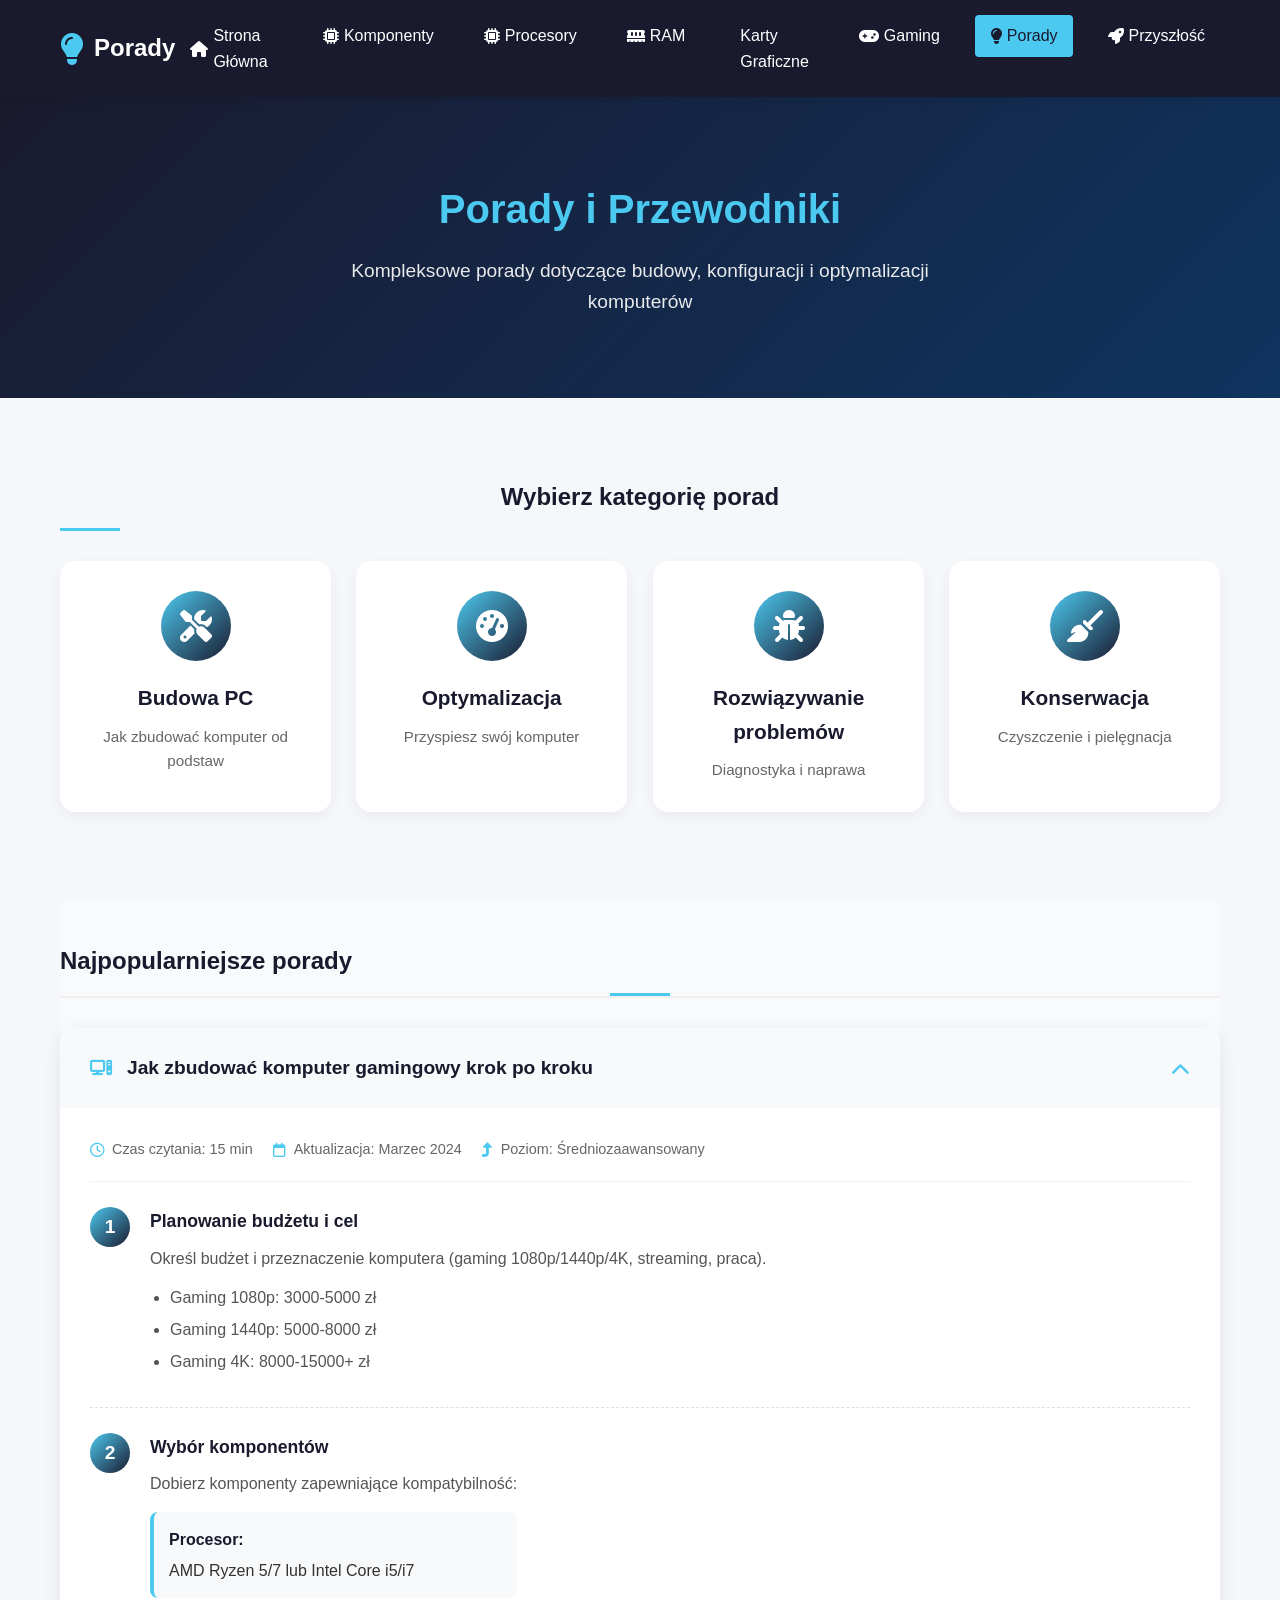
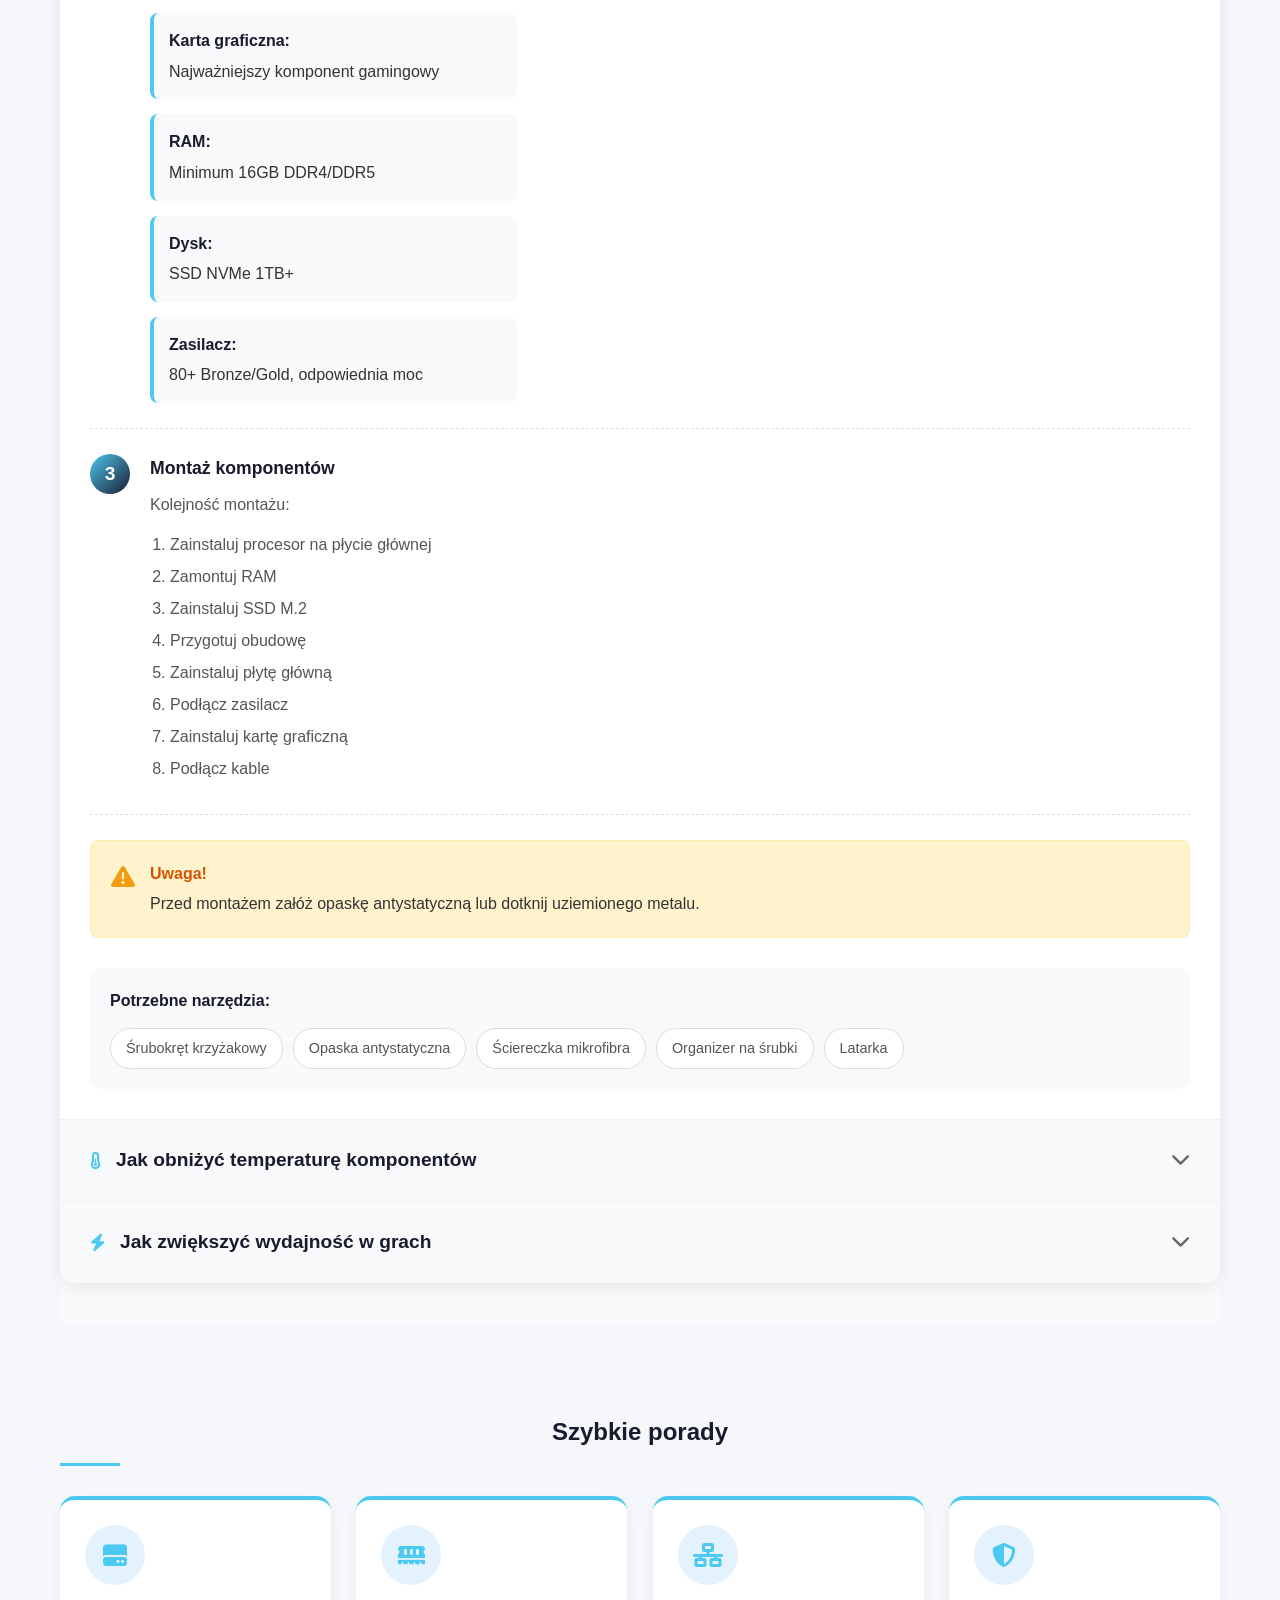
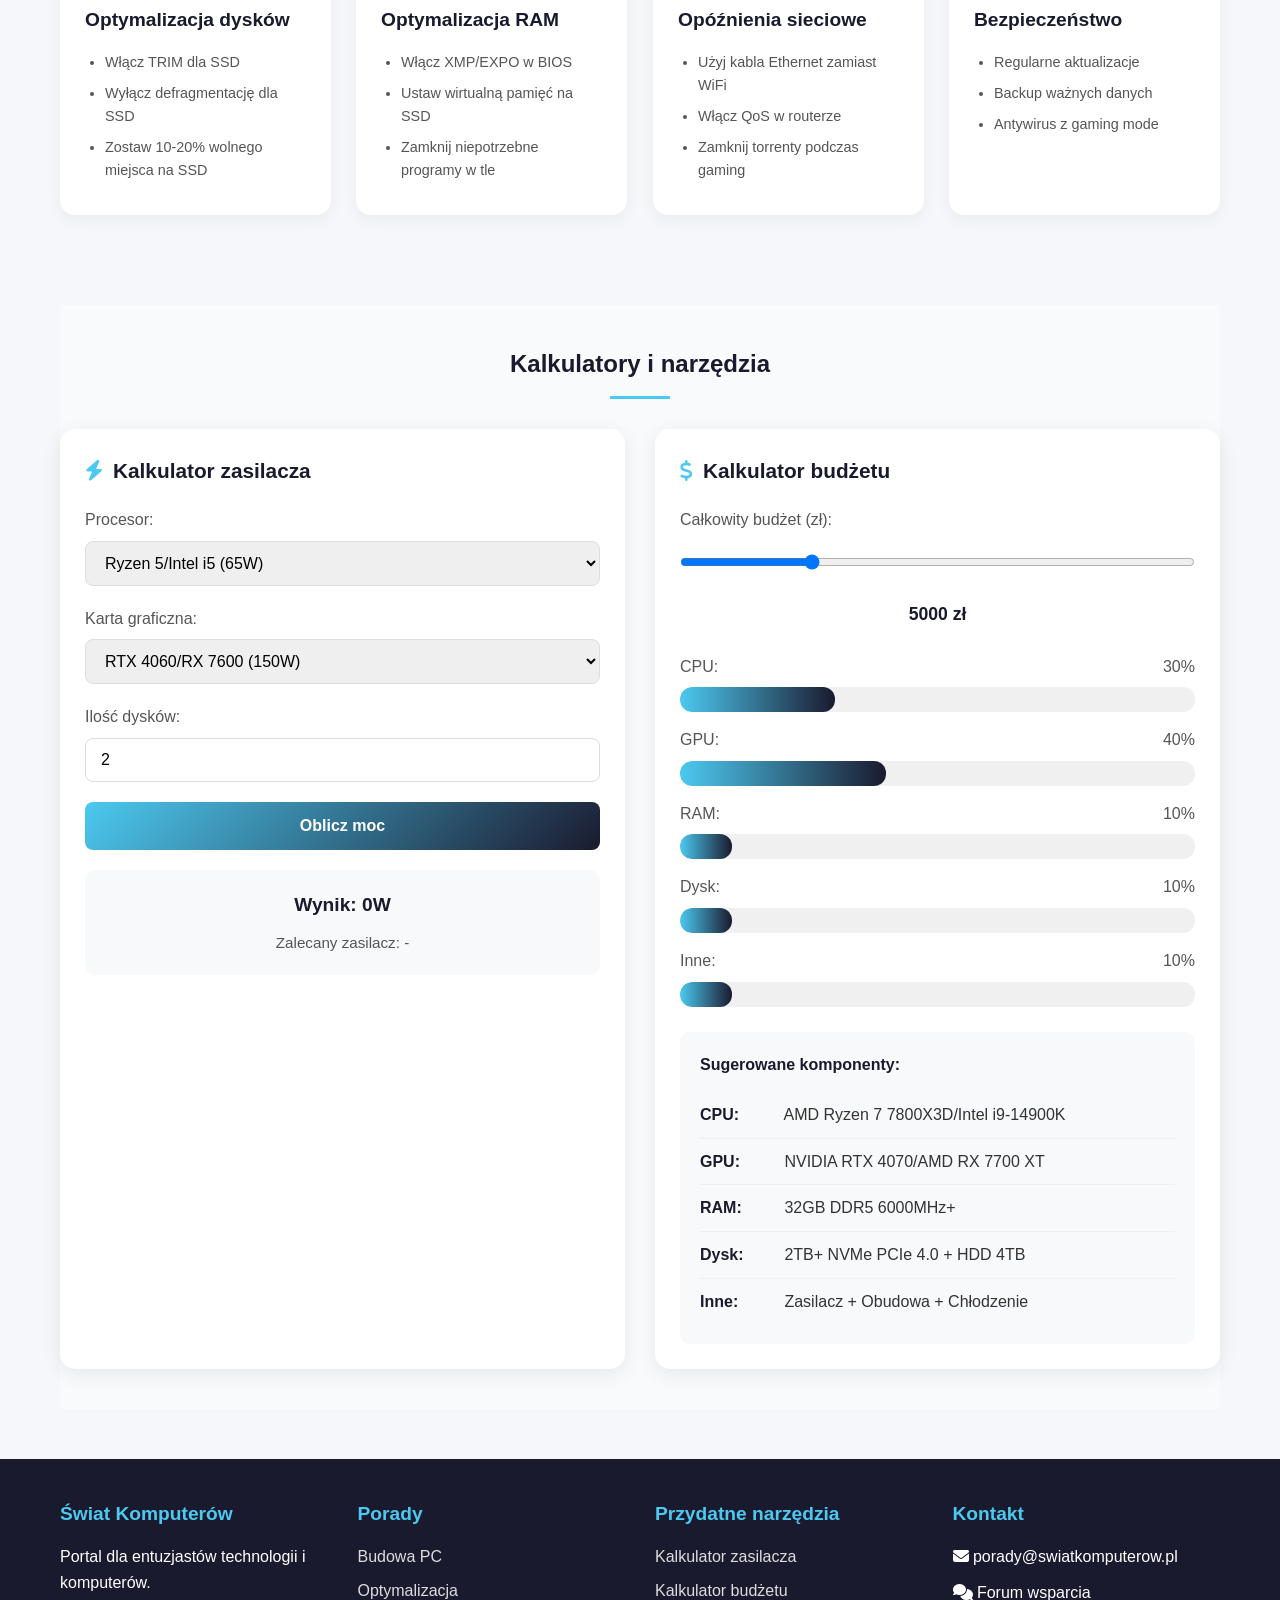
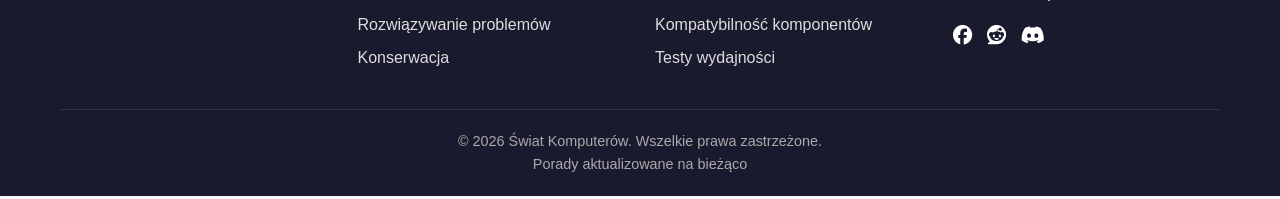
<file: porady.html>
<!DOCTYPE html>
<html lang="pl">
<head>
    <meta charset="UTF-8">
    <meta name="viewport" content="width=device-width, initial-scale=1.0">
    <title>Porady - Świat Komputerów</title>
    <link rel="stylesheet" href="css/main.css">
    <link rel="stylesheet" href="css/porady.css">
    <link rel="stylesheet" href="https://cdnjs.cloudflare.com/ajax/libs/font-awesome/6.4.0/css/all.min.css">
    <link rel="icon" type="image/x-icon" href="images/Designer (11).png">
</head>
<body>
    <header>
        <div class="container">
            <div class="logo">
                <i class="fas fa-lightbulb"></i>
                <h1>Porady</h1>
            </div>
            <nav>
                <ul class="nav-menu">
                    <li><a href="index.html"><i class="fas fa-home"></i> Strona Główna</a></li>
                    <li><a href="komponenty.html"><i class="fas fa-microchip"></i> Komponenty</a></li>
                    <li><a href="procesory.html"><i class="fas fa-microchip"></i> Procesory</a></li>
                    <li><a href="pamiec-ram.html"><i class="fas fa-memory"></i> RAM</a></li>
                    <li><a href="karty-graficzne.html"><i class="fas fa-video-card"></i> Karty Graficzne</a></li>
                    <li><a href="gaming.html"><i class="fas fa-gamepad"></i> Gaming</a></li>
                    <li><a href="porady.html" class="active"><i class="fas fa-lightbulb"></i> Porady</a></li>
                    <li><a href="przyszlosc.html"><i class="fas fa-rocket"></i> Przyszłość</a></li>
                </ul>
                <div class="hamburger" id="hamburger">
                    <i class="fas fa-bars"></i>
                </div>
            </nav>
        </div>
    </header>

    <section class="page-hero advice-hero">
        <div class="container">
            <h2>Porady i Przewodniki</h2>
            <p>Kompleksowe porady dotyczące budowy, konfiguracji i optymalizacji komputerów</p>
        </div>
    </section>

    <main class="container">
        <!-- Kategorie porad -->
        <section class="advice-categories">
            <h2>Wybierz kategorię porad</h2>
            <div class="categories-grid">
                <div class="category-card" data-category="building">
                    <div class="category-icon">
                        <i class="fas fa-tools"></i>
                    </div>
                    <h3>Budowa PC</h3>
                    <p>Jak zbudować komputer od podstaw</p>
                </div>
                <div class="category-card" data-category="optimization">
                    <div class="category-icon">
                        <i class="fas fa-tachometer-alt"></i>
                    </div>
                    <h3>Optymalizacja</h3>
                    <p>Przyspiesz swój komputer</p>
                </div>
                <div class="category-card" data-category="troubleshooting">
                    <div class="category-icon">
                        <i class="fas fa-bug"></i>
                    </div>
                    <h3>Rozwiązywanie problemów</h3>
                    <p>Diagnostyka i naprawa</p>
                </div>
                <div class="category-card" data-category="maintenance">
                    <div class="category-icon">
                        <i class="fas fa-broom"></i>
                    </div>
                    <h3>Konserwacja</h3>
                    <p>Czyszczenie i pielęgnacja</p>
                </div>
            </div>
        </section>

        <!-- Porady główne -->
        <section class="featured-advice">
            <h2>Najpopularniejsze porady</h2>
            
            <div class="advice-accordion">
                <!-- Porada 1 -->
                <div class="accordion-item active">
                    <div class="accordion-header">
                        <h3><i class="fas fa-computer"></i> Jak zbudować komputer gamingowy krok po kroku</h3>
                        <span class="accordion-toggle"><i class="fas fa-chevron-down"></i></span>
                    </div>
                    <div class="accordion-content">
                        <div class="advice-content">
                            <div class="advice-meta">
                                <span><i class="far fa-clock"></i> Czas czytania: 15 min</span>
                                <span><i class="far fa-calendar"></i> Aktualizacja: Marzec 2024</span>
                                <span><i class="fas fa-level-up-alt"></i> Poziom: Średniozaawansowany</span>
                            </div>
                            
                            <div class="advice-steps">
                                <div class="step">
                                    <div class="step-number">1</div>
                                    <div class="step-content">
                                        <h4>Planowanie budżetu i cel</h4>
                                        <p>Określ budżet i przeznaczenie komputera (gaming 1080p/1440p/4K, streaming, praca).</p>
                                        <ul>
                                            <li>Gaming 1080p: 3000-5000 zł</li>
                                            <li>Gaming 1440p: 5000-8000 zł</li>
                                            <li>Gaming 4K: 8000-15000+ zł</li>
                                        </ul>
                                    </div>
                                </div>
                                
                                <div class="step">
                                    <div class="step-number">2</div>
                                    <div class="step-content">
                                        <h4>Wybór komponentów</h4>
                                        <p>Dobierz komponenty zapewniające kompatybilność:</p>
                                        <div class="component-list">
                                            <div class="component">
                                                <strong>Procesor:</strong> AMD Ryzen 5/7 lub Intel Core i5/i7
                                            </div>
                                            <div class="component">
                                                <strong>Karta graficzna:</strong> Najważniejszy komponent gamingowy
                                            </div>
                                            <div class="component">
                                                <strong>RAM:</strong> Minimum 16GB DDR4/DDR5
                                            </div>
                                            <div class="component">
                                                <strong>Dysk:</strong> SSD NVMe 1TB+
                                            </div>
                                            <div class="component">
                                                <strong>Zasilacz:</strong> 80+ Bronze/Gold, odpowiednia moc
                                            </div>
                                        </div>
                                    </div>
                                </div>
                                
                                <div class="step">
                                    <div class="step-number">3</div>
                                    <div class="step-content">
                                        <h4>Montaż komponentów</h4>
                                        <p>Kolejność montażu:</p>
                                        <ol>
                                            <li>Zainstaluj procesor na płycie głównej</li>
                                            <li>Zamontuj RAM</li>
                                            <li>Zainstaluj SSD M.2</li>
                                            <li>Przygotuj obudowę</li>
                                            <li>Zainstaluj płytę główną</li>
                                            <li>Podłącz zasilacz</li>
                                            <li>Zainstaluj kartę graficzną</li>
                                            <li>Podłącz kable</li>
                                        </ol>
                                    </div>
                                </div>
                                
                                <div class="warning">
                                    <i class="fas fa-exclamation-triangle"></i>
                                    <div>
                                        <strong>Uwaga!</strong> Przed montażem załóż opaskę antystatyczną lub dotknij uziemionego metalu.
                                    </div>
                                </div>
                            </div>
                            
                            <div class="advice-tools">
                                <h4>Potrzebne narzędzia:</h4>
                                <div class="tools-list">
                                    <span class="tool-tag">Śrubokręt krzyżakowy</span>
                                    <span class="tool-tag">Opaska antystatyczna</span>
                                    <span class="tool-tag">Ściereczka mikrofibra</span>
                                    <span class="tool-tag">Organizer na śrubki</span>
                                    <span class="tool-tag">Latarka</span>
                                </div>
                            </div>
                        </div>
                    </div>
                </div>
                
                <!-- Porada 2 -->
                <div class="accordion-item">
                    <div class="accordion-header">
                        <h3><i class="fas fa-thermometer-half"></i> Jak obniżyć temperaturę komponentów</h3>
                        <span class="accordion-toggle"><i class="fas fa-chevron-down"></i></span>
                    </div>
                    <div class="accordion-content">
                        <div class="advice-content">
                            <div class="advice-meta">
                                <span><i class="far fa-clock"></i> Czas czytania: 10 min</span>
                                <span><i class="far fa-calendar"></i> Aktualizacja: Luty 2024</span>
                                <span><i class="fas fa-level-up-alt"></i> Poziom: Podstawowy</span>
                            </div>
                            
                            <div class="temperature-tips">
                                <div class="tip">
                                    <h4><i class="fas fa-wind"></i> Optymalizacja przepływu powietrza</h4>
                                    <p>Prawidłowa konfiguracja wentylatorów:</p>
                                    <div class="fan-layout">
                                        <div class="fan-config">
                                            <strong>Dodatni pressure:</strong> Więcej wentylatorów wciągających
                                            <small>Mniej kurzu, wyższe temperatury</small>
                                        </div>
                                        <div class="fan-config">
                                            <strong>Ujemny pressure:</strong> Więcej wentylatorów wyciągających
                                            <small>Więcej kurzu, niższe temperatury</small>
                                        </div>
                                        <div class="fan-config recommended">
                                            <strong>Zalecany:</strong> Zbalansowany układ
                                            <small>2-3 wciągające z przodu, 1-2 wyciągające z tyłu/góry</small>
                                        </div>
                                    </div>
                                </div>
                                
                                <div class="tip">
                                    <h4><i class="fas fa-sliders-h"></i> Zarządzanie krzywymi wentylatorów</h4>
                                    <p>Ustaw optymalne krzywe w BIOS/UEFI lub software:</p>
                                    <ul>
                                        <li>20-40°C: 20-30% prędkości</li>
                                        <li>40-60°C: 40-60% prędkości</li>
                                        <li>60-80°C: 70-90% prędkości</li>
                                        <li>80°C+: 100% prędkości</li>
                                    </ul>
                                </div>
                                
                                <div class="tip">
                                    <h4><i class="fas fa-sync-alt"></i> Wymiana pasty termoprzewodzącej</h4>
                                    <p>Jak prawidłowo nałożyć pastę:</p>
                                    <div class="paste-methods">
                                        <div class="method">
                                            <strong>Metoda groszku:</strong> Mała kropla na środku
                                            <small>Najpopularniejsza, działa dla większości CPU</small>
                                        </div>
                                        <div class="method">
                                            <strong>Metoda X:</strong> Nanieś pastę w kształcie X
                                            <small>Dla większych procesorów</small>
                                        </div>
                                        <div class="method">
                                            <strong>Metoda rozprowadzenia:</strong> Rozprowadź równomiernie
                                            <small>Wymaga precyzji, ryzyko bąbelków powietrza</small>
                                        </div>
                                    </div>
                                </div>
                            </div>
                            
                            <div class="temperature-table">
                                <h4>Optymalne temperatury:</h4>
                                <table>
                                    <tr>
                                        <th>Komponent</th>
                                        <th>Normalna</th>
                                        <th>Wysoka</th>
                                        <th>Krytyczna</th>
                                    </tr>
                                    <tr>
                                        <td>CPU (gaming)</td>
                                        <td class="good">60-75°C</td>
                                        <td class="warning">76-85°C</td>
                                        <td class="danger">86°C+</td>
                                    </tr>
                                    <tr>
                                        <td>GPU (gaming)</td>
                                        <td class="good">65-80°C</td>
                                        <td class="warning">81-90°C</td>
                                        <td class="danger">91°C+</td>
                                    </tr>
                                    <tr>
                                        <td>NVMe SSD</td>
                                        <td class="good">40-60°C</td>
                                        <td class="warning">61-70°C</td>
                                        <td class="danger">71°C+</td>
                                    </tr>
                                </table>
                            </div>
                        </div>
                    </div>
                </div>
                
                <!-- Porada 3 -->
                <div class="accordion-item">
                    <div class="accordion-header">
                        <h3><i class="fas fa-bolt"></i> Jak zwiększyć wydajność w grach</h3>
                        <span class="accordion-toggle"><i class="fas fa-chevron-down"></i></span>
                    </div>
                    <div class="accordion-content">
                        <div class="advice-content">
                            <div class="advice-meta">
                                <span><i class="far fa-clock"></i> Czas czytania: 12 min</span>
                                <span><i class="far fa-calendar"></i> Aktualizacja: Styczeń 2024</span>
                                <span><i class="fas fa-level-up-alt"></i> Poziom: Zaawansowany</span>
                            </div>
                            
                            <div class="gaming-optimization">
                                <div class="optimization-section">
                                    <h4><i class="fas fa-cog"></i> Optymalizacja systemu Windows</h4>
                                    <div class="optimization-tips">
                                        <div class="optimization-tip">
                                            <strong>Wyłączanie niepotrzebnych usług:</strong>
                                            <code>services.msc</code> - wyłącz: SysMain, Connected User Experiences...
                                        </div>
                                        <div class="optimization-tip">
                                            <strong>Schemat zasilania:</strong> Ustaw "Wysoka wydajność"
                                        </div>
                                        <div class="optimization-tip">
                                            <strong>Gaming Mode:</strong> Włącz w Windows Settings → Gaming
                                        </div>
                                        <div class="optimization-tip">
                                            <strong>Xbox Game Bar:</strong> Wyłącz jeśli nie używasz
                                        </div>
                                    </div>
                                </div>
                                
                                <div class="optimization-section">
                                    <h4><i class="fas fa-video"></i> Optymalizacja sterowników GPU</h4>
                                    <div class="driver-settings">
                                        <div class="driver-section">
                                            <h5>NVIDIA Control Panel:</h5>
                                            <ul>
                                                <li>Power Management Mode: Prefer maximum performance</li>
                                                <li>Texture Filtering Quality: High performance</li>
                                                <li>Vertical Sync: Off (chyba że tearing)</li>
                                                <li>Low Latency Mode: Ultra</li>
                                            </ul>
                                        </div>
                                        <div class="driver-section">
                                            <h5>AMD Adrenalin:</h5>
                                            <ul>
                                                <li>Radeon Anti-Lag: On</li>
                                                <li>Radeon Boost: On (dla kompetetywnych gier)</li>
                                                <li>Texture Filtering Quality: Performance</li>
                                                <li>Wait for Vertical Refresh: Always off</li>
                                            </ul>
                                        </div>
                                    </div>
                                </div>
                                
                                <div class="optimization-section">
                                    <h4><i class="fas fa-gamepad"></i> Ustawienia w grach</h4>
                                    <div class="game-settings">
                                        <div class="settings-category">
                                            <strong>Największy wpływ na FPS:</strong>
                                            <ul>
                                                <li>Shadows: Medium/Low (-20-30% FPS)</li>
                                                <li>Anti-Aliasing: TAA/SMAA (zamiast MSAA)</li>
                                                <li>Reflections: Medium/Low</li>
                                                <li>View Distance: Medium</li>
                                            </ul>
                                        </div>
                                        <div class="settings-category">
                                            <strong>Najmniejszy wpływ na FPS:</strong>
                                            <ul>
                                                <li>Texture Quality: High/Ultra</li>
                                                <li>Anisotropic Filtering: 16x</li>
                                                <li>Model Quality: Medium/High</li>
                                            </ul>
                                        </div>
                                    </div>
                                </div>
                            </div>
                            
                            <div class="benchmark-results">
                                <h4>Przykładowy wzrost wydajności:</h4>
                                <div class="benchmark-bar">
                                    <div class="benchmark-label">Stock</div>
                                    <div class="benchmark-bar-container">
                                        <div class="benchmark-value" style="width: 100%">100%</div>
                                    </div>
                                </div>
                                <div class="benchmark-bar">
                                    <div class="benchmark-label">+ System optymalization</div>
                                    <div class="benchmark-bar-container">
                                        <div class="benchmark-value optimized" style="width: 115%">115%</div>
                                    </div>
                                </div>
                                <div class="benchmark-bar">
                                    <div class="benchmark-label">+ GPU settings</div>
                                    <div class="benchmark-bar-container">
                                        <div class="benchmark-value optimized" style="width: 130%">130%</div>
                                    </div>
                                </div>
                                <div class="benchmark-bar">
                                    <div class="benchmark-label">+ Game settings</div>
                                    <div class="benchmark-bar-container">
                                        <div class="benchmark-value optimized" style="width: 150%">150%</div>
                                    </div>
                                </div>
                            </div>
                        </div>
                    </div>
                </div>
            </div>
        </section>

        <!-- Quick Tips -->
        <section class="quick-tips">
            <h2>Szybkie porady</h2>
            <div class="tips-grid">
                <div class="tip-card">
                    <div class="tip-icon">
                        <i class="fas fa-hdd"></i>
                    </div>
                    <h3>Optymalizacja dysków</h3>
                    <ul>
                        <li>Włącz TRIM dla SSD</li>
                        <li>Wyłącz defragmentację dla SSD</li>
                        <li>Zostaw 10-20% wolnego miejsca na SSD</li>
                    </ul>
                </div>
                
                <div class="tip-card">
                    <div class="tip-icon">
                        <i class="fas fa-memory"></i>
                    </div>
                    <h3>Optymalizacja RAM</h3>
                    <ul>
                        <li>Włącz XMP/EXPO w BIOS</li>
                        <li>Ustaw wirtualną pamięć na SSD</li>
                        <li>Zamknij niepotrzebne programy w tle</li>
                    </ul>
                </div>
                
                <div class="tip-card">
                    <div class="tip-icon">
                        <i class="fas fa-network-wired"></i>
                    </div>
                    <h3>Opóźnienia sieciowe</h3>
                    <ul>
                        <li>Użyj kabla Ethernet zamiast WiFi</li>
                        <li>Włącz QoS w routerze</li>
                        <li>Zamknij torrenty podczas gaming</li>
                    </ul>
                </div>
                
                <div class="tip-card">
                    <div class="tip-icon">
                        <i class="fas fa-shield-alt"></i>
                    </div>
                    <h3>Bezpieczeństwo</h3>
                    <ul>
                        <li>Regularne aktualizacje</li>
                        <li>Backup ważnych danych</li>
                        <li>Antywirus z gaming mode</li>
                    </ul>
                </div>
            </div>
        </section>

        <!-- Calculator Section -->
        <section class="calculator-section">
            <h2>Kalkulatory i narzędzia</h2>
            <div class="calculators-grid">
                <div class="calculator-card">
                    <h3><i class="fas fa-bolt"></i> Kalkulator zasilacza</h3>
                    <div class="calculator">
                        <div class="calc-input">
                            <label>Procesor:</label>
                            <select id="calc-cpu">
                                <option value="65">Ryzen 5/Intel i5 (65W)</option>
                                <option value="105">Ryzen 7/Intel i7 (105W)</option>
                                <option value="170">Ryzen 9/Intel i9 (170W)</option>
                            </select>
                        </div>
                        <div class="calc-input">
                            <label>Karta graficzna:</label>
                            <select id="calc-gpu">
                                <option value="150">RTX 4060/RX 7600 (150W)</option>
                                <option value="200">RTX 4070/RX 7700 XT (200W)</option>
                                <option value="285">RTX 4080/RX 7900 XT (285W)</option>
                                <option value="450">RTX 4090/RX 7900 XTX (450W)</option>
                            </select>
                        </div>
                        <div class="calc-input">
                            <label>Ilość dysków:</label>
                            <input type="number" id="calc-drives" value="2" min="1" max="10">
                        </div>
                        <button id="calculate-psu" class="calc-button">Oblicz moc</button>
                        <div class="calc-result">
                            <h4>Wynik: <span id="psu-result">0W</span></h4>
                            <p>Zalecany zasilacz: <span id="psu-recommendation">-</span></p>
                        </div>
                    </div>
                </div>
                
                <div class="calculator-card">
                    <h3><i class="fas fa-dollar-sign"></i> Kalkulator budżetu</h3>
                    <div class="calculator">
                        <div class="calc-input">
                            <label>Całkowity budżet (zł):</label>
                            <input type="range" id="budget-slider" min="2000" max="15000" value="5000" step="500">
                            <div class="slider-value"><span id="budget-value">5000</span> zł</div>
                        </div>
                        <div class="budget-distribution">
                            <div class="budget-item">
                                <label>CPU: <span id="budget-cpu">30%</span></label>
                                <div class="budget-bar">
                                    <div class="budget-fill" style="width: 30%"></div>
                                </div>
                            </div>
                            <div class="budget-item">
                                <label>GPU: <span id="budget-gpu">40%</span></label>
                                <div class="budget-bar">
                                    <div class="budget-fill" style="width: 40%"></div>
                                </div>
                            </div>
                            <div class="budget-item">
                                <label>RAM: <span id="budget-ram">10%</span></label>
                                <div class="budget-bar">
                                    <div class="budget-fill" style="width: 10%"></div>
                                </div>
                            </div>
                            <div class="budget-item">
                                <label>Dysk: <span id="budget-storage">10%</span></label>
                                <div class="budget-bar">
                                    <div class="budget-fill" style="width: 10%"></div>
                                </div>
                            </div>
                            <div class="budget-item">
                                <label>Inne: <span id="budget-other">10%</span></label>
                                <div class="budget-bar">
                                    <div class="budget-fill" style="width: 10%"></div>
                                </div>
                            </div>
                        </div>
                        <div class="budget-results">
                            <h4>Sugerowane komponenty:</h4>
                            <div id="budget-suggestions">
                                Ładowanie sugestii...
                            </div>
                        </div>
                    </div>
                </div>
            </div>
        </section>
    </main>

    <footer>
        <div class="container">
            <div class="footer-content">
                <div class="footer-section">
                    <h3>Świat Komputerów</h3>
                    <p>Portal dla entuzjastów technologii i komputerów.</p>
                </div>
                <div class="footer-section">
                    <h3>Porady</h3>
                    <ul>
                        <li><a href="#building">Budowa PC</a></li>
                        <li><a href="#optimization">Optymalizacja</a></li>
                        <li><a href="#troubleshooting">Rozwiązywanie problemów</a></li>
                        <li><a href="#maintenance">Konserwacja</a></li>
                    </ul>
                </div>
                <div class="footer-section">
                    <h3>Przydatne narzędzia</h3>
                    <ul>
                        <li><a href="#calculator">Kalkulator zasilacza</a></li>
                        <li><a href="#budget">Kalkulator budżetu</a></li>
                        <li><a href="#">Kompatybilność komponentów</a></li>
                        <li><a href="#">Testy wydajności</a></li>
                    </ul>
                </div>
                <div class="footer-section">
                    <h3>Kontakt</h3>
                    <p><i class="fas fa-envelope"></i> porady@swiatkomputerow.pl</p>
                    <p><i class="fas fa-comments"></i> Forum wsparcia</p>
                    <div class="social-icons">
                        <a href="#"><i class="fab fa-facebook"></i></a>
                        <a href="#"><i class="fab fa-reddit"></i></a>
                        <a href="#"><i class="fab fa-discord"></i></a>
                    </div>
                </div>
            </div>
            <div class="footer-bottom">
                <p>&copy; 2024 Świat Komputerów. Wszelkie prawa zastrzeżone.</p>
                <p>Porady aktualizowane na bieżąco</p>
            </div>
        </div>
    </footer>

    <!-- Skrypty JavaScript -->
    <script src="js/main.js"></script>
    <script src="js/porady.js"></script>
</body>
</html>
</file>
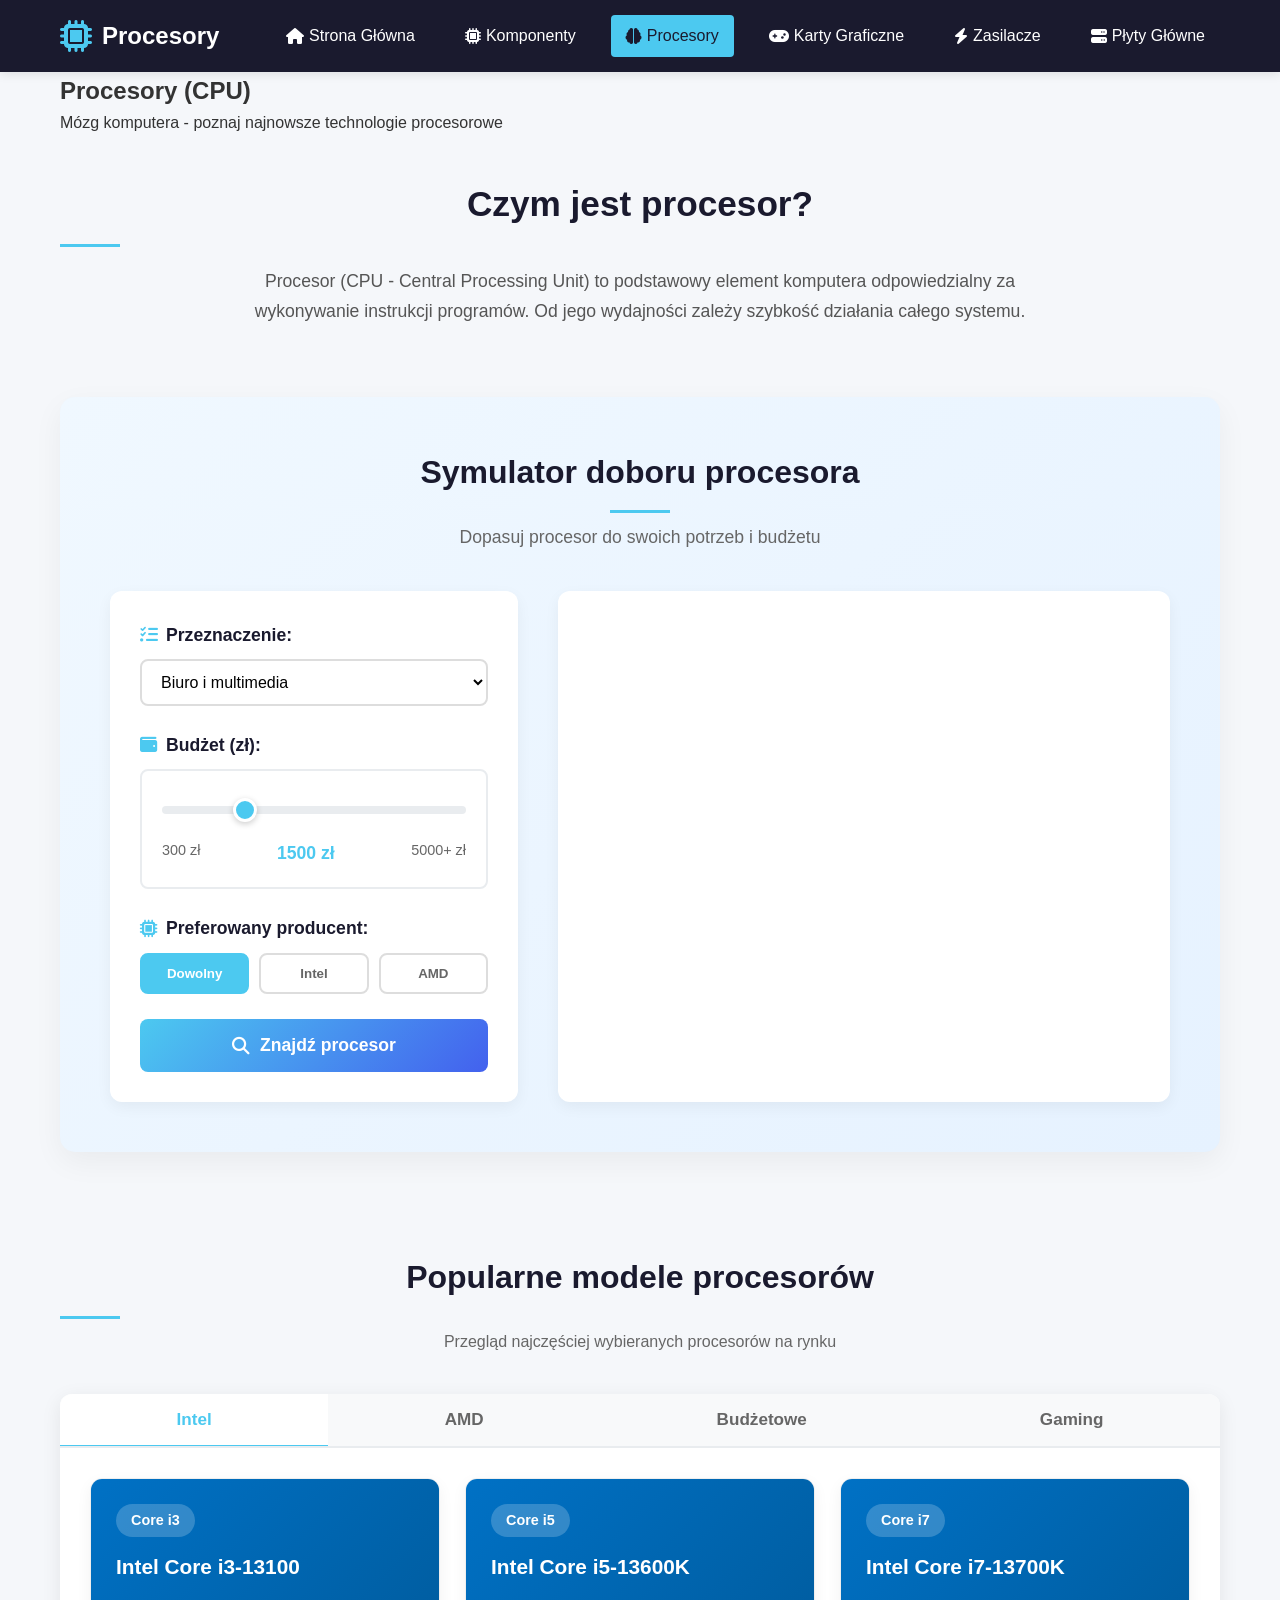
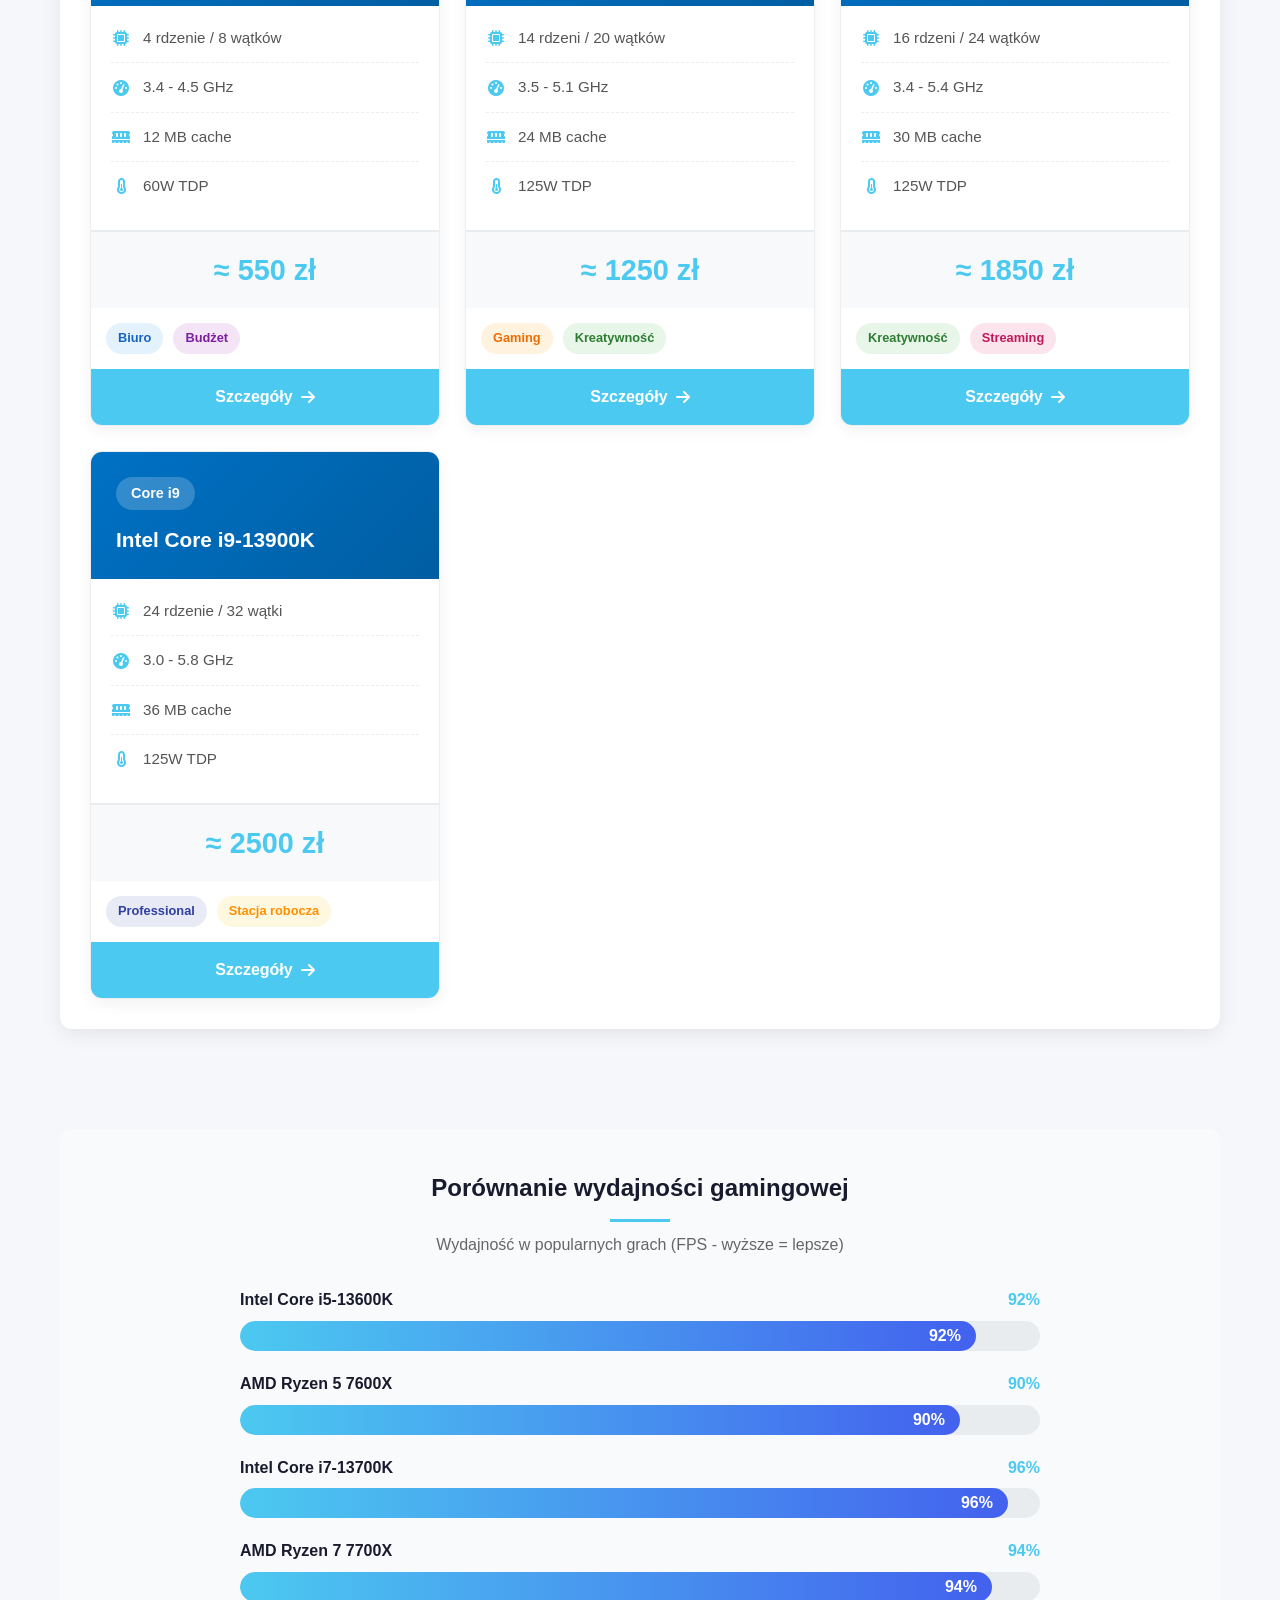
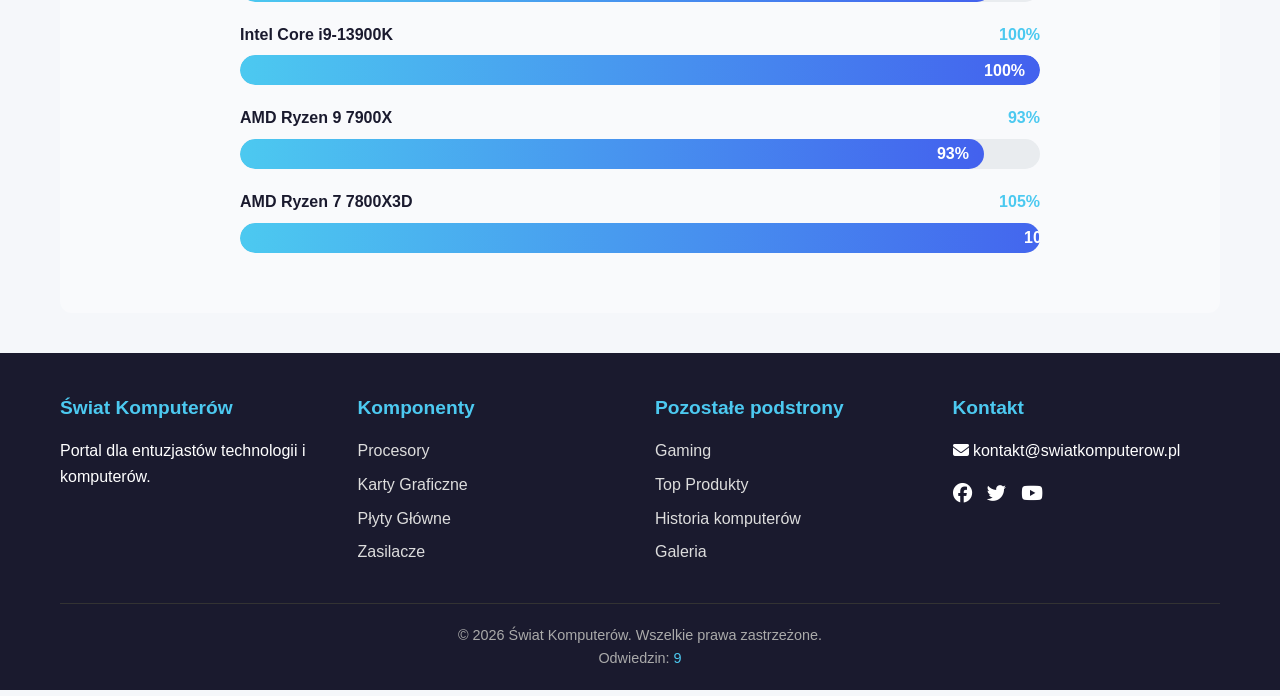
<file: procesory.html>
<!DOCTYPE html>
<html lang="pl">
<head>
    <meta charset="UTF-8">
    <meta name="viewport" content="width=device-width, initial-scale=1.0">
    <title>Procesory - Świat Komputerów</title>
    <link rel="stylesheet" href="css/main.css">
    <link rel="stylesheet" href="css/procesory.css">
    <link rel="stylesheet" href="https://cdnjs.cloudflare.com/ajax/libs/font-awesome/6.4.0/css/all.min.css">
    <link rel="icon" type="image/x-icon" href="images/Designer (11).png">
</head>
<body>
    <header>
        <div class="container">
            <div class="logo">
                <i class="fas fa-microchip"></i>
                <h1>Procesory</h1>
            </div>
            <nav>
                <ul class="nav-menu">
                    <li><a href="index.html"><i class="fas fa-home"></i> Strona Główna</a></li>
                    <li><a href="komponenty.html"><i class="fas fa-microchip"></i> Komponenty</a></li>
                    <li><a href="procesory.html" class="active"><i class="fas fa-brain"></i> Procesory</a></li>
                    <li><a href="karty-graficzne.html"><i class="fas fa-gamepad"></i> Karty Graficzne</a></li>
                    <li><a href="zasilacze.html"><i class="fas fa-bolt"></i> Zasilacze</a></li>
                    <li><a href="plyty-glowne.html"><i class="fas fa-server"></i> Płyty Główne</a></li>
                </ul>
                <div class="hamburger" id="hamburger">
                    <i class="fas fa-bars"></i>
                </div>
            </nav>
        </div>
    </header>

    <section class="page-hero">
        <div class="container">
            <h2>Procesory (CPU)</h2>
            <p>Mózg komputera - poznaj najnowsze technologie procesorowe</p>
        </div>
    </section>

    <main class="container">
        <section class="cpu-intro">
            <h2>Czym jest procesor?</h2>
            <p>Procesor (CPU - Central Processing Unit) to podstawowy element komputera odpowiedzialny za wykonywanie instrukcji programów. Od jego wydajności zależy szybkość działania całego systemu.</p>
        </section>

        <section class="cpu-simulator-section">
            <h2>Symulator doboru procesora</h2>
            <p>Dopasuj procesor do swoich potrzeb i budżetu</p>
            
            <div class="simulator-container">
                <div class="simulator-controls">
                    <div class="control-group">
                        <label for="usage-type"><i class="fas fa-tasks"></i> Przeznaczenie:</label>
                        <select id="usage-type">
                            <option value="office">Biuro i multimedia</option>
                            <option value="gaming">Gaming</option>
                            <option value="creative">Twórczość i projektowanie</option>
                            <option value="streaming">Streaming i nagrywanie</option>
                            <option value="server">Serwer i stacja robocza</option>
                        </select>
                    </div>
                    
                    <div class="control-group">
                        <label for="budget"><i class="fas fa-wallet"></i> Budżet (zł):</label>
                        <div class="budget-slider">
                            <input type="range" id="budget" min="300" max="5000" step="100" value="1500">
                            <div class="budget-values">
                                <span>300 zł</span>
                                <span id="budget-value">1500 zł</span>
                                <span>5000+ zł</span>
                            </div>
                        </div>
                    </div>
                    
                    <div class="control-group">
                        <label><i class="fas fa-microchip"></i> Preferowany producent:</label>
                        <div class="manufacturer-toggle">
                            <button class="toggle-btn active" data-value="both">Dowolny</button>
                            <button class="toggle-btn" data-value="intel">Intel</button>
                            <button class="toggle-btn" data-value="amd">AMD</button>
                        </div>
                    </div>
                    
                    <button id="simulate-cpu" class="btn-simulate">
                        <i class="fas fa-search"></i> Znajdź procesor
                    </button>
                </div>
                
                <div id="simulation-result" class="simulation-result">
                    <!-- Wyniki będą wstawiane dynamicznie -->
                </div>
            </div>
        </section>

        <section class="cpu-models">
            <h2>Popularne modele procesorów</h2>
            <p>Przegląd najczęściej wybieranych procesorów na rynku</p>
            
            <div class="models-tabs">
                <div class="tab-buttons">
                    <button class="tab-btn active" data-tab="intel">Intel</button>
                    <button class="tab-btn" data-tab="amd">AMD</button>
                    <button class="tab-btn" data-tab="budget">Budżetowe</button>
                    <button class="tab-btn" data-tab="gaming">Gaming</button>
                </div>
                
                <div class="tab-content active" id="tab-intel">
                    <div class="models-grid">
                        <!-- Intel procesory -->
                        <div class="model-card">
                            <div class="model-header intel">
                                <span class="model-series">Core i3</span>
                                <h3>Intel Core i3-13100</h3>
                            </div>
                            <div class="model-specs">
                                <div class="spec-item">
                                    <i class="fas fa-microchip"></i>
                                    <span>4 rdzenie / 8 wątków</span>
                                </div>
                                <div class="spec-item">
                                    <i class="fas fa-tachometer-alt"></i>
                                    <span>3.4 - 4.5 GHz</span>
                                </div>
                                <div class="spec-item">
                                    <i class="fas fa-memory"></i>
                                    <span>12 MB cache</span>
                                </div>
                                <div class="spec-item">
                                    <i class="fas fa-thermometer-half"></i>
                                    <span>60W TDP</span>
                                </div>
                            </div>
                            <div class="model-price">≈ 550 zł</div>
                            <div class="model-recommendation">
                                <span class="rec-tag office">Biuro</span>
                                <span class="rec-tag budget">Budżet</span>
                            </div>
                            <a href="#" class="model-more">Szczegóły <i class="fas fa-arrow-right"></i></a>
                        </div>

                        <div class="model-card">
                            <div class="model-header intel">
                                <span class="model-series">Core i5</span>
                                <h3>Intel Core i5-13600K</h3>
                            </div>
                            <div class="model-specs">
                                <div class="spec-item">
                                    <i class="fas fa-microchip"></i>
                                    <span>14 rdzeni / 20 wątków</span>
                                </div>
                                <div class="spec-item">
                                    <i class="fas fa-tachometer-alt"></i>
                                    <span>3.5 - 5.1 GHz</span>
                                </div>
                                <div class="spec-item">
                                    <i class="fas fa-memory"></i>
                                    <span>24 MB cache</span>
                                </div>
                                <div class="spec-item">
                                    <i class="fas fa-thermometer-half"></i>
                                    <span>125W TDP</span>
                                </div>
                            </div>
                            <div class="model-price">≈ 1250 zł</div>
                            <div class="model-recommendation">
                                <span class="rec-tag gaming">Gaming</span>
                                <span class="rec-tag creative">Kreatywność</span>
                            </div>
                            <a href="#" class="model-more">Szczegóły <i class="fas fa-arrow-right"></i></a>
                        </div>

                        <div class="model-card">
                            <div class="model-header intel">
                                <span class="model-series">Core i7</span>
                                <h3>Intel Core i7-13700K</h3>
                            </div>
                            <div class="model-specs">
                                <div class="spec-item">
                                    <i class="fas fa-microchip"></i>
                                    <span>16 rdzeni / 24 wątków</span>
                                </div>
                                <div class="spec-item">
                                    <i class="fas fa-tachometer-alt"></i>
                                    <span>3.4 - 5.4 GHz</span>
                                </div>
                                <div class="spec-item">
                                    <i class="fas fa-memory"></i>
                                    <span>30 MB cache</span>
                                </div>
                                <div class="spec-item">
                                    <i class="fas fa-thermometer-half"></i>
                                    <span>125W TDP</span>
                                </div>
                            </div>
                            <div class="model-price">≈ 1850 zł</div>
                            <div class="model-recommendation">
                                <span class="rec-tag creative">Kreatywność</span>
                                <span class="rec-tag streaming">Streaming</span>
                            </div>
                            <a href="#" class="model-more">Szczegóły <i class="fas fa-arrow-right"></i></a>
                        </div>

                        <div class="model-card">
                            <div class="model-header intel">
                                <span class="model-series">Core i9</span>
                                <h3>Intel Core i9-13900K</h3>
                            </div>
                            <div class="model-specs">
                                <div class="spec-item">
                                    <i class="fas fa-microchip"></i>
                                    <span>24 rdzenie / 32 wątki</span>
                                </div>
                                <div class="spec-item">
                                    <i class="fas fa-tachometer-alt"></i>
                                    <span>3.0 - 5.8 GHz</span>
                                </div>
                                <div class="spec-item">
                                    <i class="fas fa-memory"></i>
                                    <span>36 MB cache</span>
                                </div>
                                <div class="spec-item">
                                    <i class="fas fa-thermometer-half"></i>
                                    <span>125W TDP</span>
                                </div>
                            </div>
                            <div class="model-price">≈ 2500 zł</div>
                            <div class="model-recommendation">
                                <span class="rec-tag pro">Professional</span>
                                <span class="rec-tag server">Stacja robocza</span>
                            </div>
                            <a href="#" class="model-more">Szczegóły <i class="fas fa-arrow-right"></i></a>
                        </div>
                    </div>
                </div>
                
                <div class="tab-content" id="tab-amd">
                    <div class="models-grid">
                        <!-- AMD procesory -->
                        <div class="model-card">
                            <div class="model-header amd">
                                <span class="model-series">Ryzen 5</span>
                                <h3>AMD Ryzen 5 7600X</h3>
                            </div>
                            <div class="model-specs">
                                <div class="spec-item">
                                    <i class="fas fa-microchip"></i>
                                    <span>6 rdzeni / 12 wątków</span>
                                </div>
                                <div class="spec-item">
                                    <i class="fas fa-tachometer-alt"></i>
                                    <span>4.7 - 5.3 GHz</span>
                                </div>
                                <div class="spec-item">
                                    <i class="fas fa-memory"></i>
                                    <span>32 MB cache</span>
                                </div>
                                <div class="spec-item">
                                    <i class="fas fa-thermometer-half"></i>
                                    <span>105W TDP</span>
                                </div>
                            </div>
                            <div class="model-price">≈ 1100 zł</div>
                            <div class="model-recommendation">
                                <span class="rec-tag gaming">Gaming</span>
                                <span class="rec-tag creative">Kreatywność</span>
                            </div>
                            <a href="#" class="model-more">Szczegóły <i class="fas fa-arrow-right"></i></a>
                        </div>

                        <div class="model-card">
                            <div class="model-header amd">
                                <span class="model-series">Ryzen 7</span>
                                <h3>AMD Ryzen 7 7700X</h3>
                            </div>
                            <div class="model-specs">
                                <div class="spec-item">
                                    <i class="fas fa-microchip"></i>
                                    <span>8 rdzeni / 16 wątków</span>
                                </div>
                                <div class="spec-item">
                                    <i class="fas fa-tachometer-alt"></i>
                                    <span>4.5 - 5.4 GHz</span>
                                </div>
                                <div class="spec-item">
                                    <i class="fas fa-memory"></i>
                                    <span>32 MB cache</span>
                                </div>
                                <div class="spec-item">
                                    <i class="fas fa-thermometer-half"></i>
                                    <span>105W TDP</span>
                                </div>
                            </div>
                            <div class="model-price">≈ 1600 zł</div>
                            <div class="model-recommendation">
                                <span class="rec-tag creative">Kreatywność</span>
                                <span class="rec-tag streaming">Streaming</span>
                            </div>
                            <a href="#" class="model-more">Szczegóły <i class="fas fa-arrow-right"></i></a>
                        </div>

                        <div class="model-card">
                            <div class="model-header amd">
                                <span class="model-series">Ryzen 9</span>
                                <h3>AMD Ryzen 9 7900X</h3>
                            </div>
                            <div class="model-specs">
                                <div class="spec-item">
                                    <i class="fas fa-microchip"></i>
                                    <span>12 rdzeni / 24 wątki</span>
                                </div>
                                <div class="spec-item">
                                    <i class="fas fa-tachometer-alt"></i>
                                    <span>4.7 - 5.6 GHz</span>
                                </div>
                                <div class="spec-item">
                                    <i class="fas fa-memory"></i>
                                    <span>64 MB cache</span>
                                </div>
                                <div class="spec-item">
                                    <i class="fas fa-thermometer-half"></i>
                                    <span>170W TDP</span>
                                </div>
                            </div>
                            <div class="model-price">≈ 2200 zł</div>
                            <div class="model-recommendation">
                                <span class="rec-tag pro">Professional</span>
                                <span class="rec-tag server">Renderowanie</span>
                            </div>
                            <a href="#" class="model-more">Szczegóły <i class="fas fa-arrow-right"></i></a>
                        </div>

                        <div class="model-card">
                            <div class="model-header amd">
                                <span class="model-series">Threadripper</span>
                                <h3>AMD Threadripper PRO 5995WX</h3>
                            </div>
                            <div class="model-specs">
                                <div class="spec-item">
                                    <i class="fas fa-microchip"></i>
                                    <span>64 rdzenie / 128 wątków</span>
                                </div>
                                <div class="spec-item">
                                    <i class="fas fa-tachometer-alt"></i>
                                    <span>2.7 - 4.5 GHz</span>
                                </div>
                                <div class="spec-item">
                                    <i class="fas fa-memory"></i>
                                    <span>256 MB cache</span>
                                </div>
                                <div class="spec-item">
                                    <i class="fas fa-thermometer-half"></i>
                                    <span>280W TDP</span>
                                </div>
                            </div>
                            <div class="model-price">≈ 25 000 zł</div>
                            <div class="model-recommendation">
                                <span class="rec-tag server">Serwer</span>
                                <span class="rec-tag pro">Professional Workstation</span>
                            </div>
                            <a href="#" class="model-more">Szczegóły <i class="fas fa-arrow-right"></i></a>
                        </div>
                    </div>
                </div>
                
                <div class="tab-content" id="tab-budget">
                    <div class="models-grid">
                        <!-- Procesory budżetowe -->
                        <div class="model-card">
                            <div class="model-header intel">
                                <span class="model-series">Pentium Gold</span>
                                <h3>Intel Pentium Gold G7400</h3>
                            </div>
                            <div class="model-specs">
                                <div class="spec-item">
                                    <i class="fas fa-microchip"></i>
                                    <span>2 rdzenie / 4 wątki</span>
                                </div>
                                <div class="spec-item">
                                    <i class="fas fa-tachometer-alt"></i>
                                    <span>3.7 GHz</span>
                                </div>
                                <div class="spec-item">
                                    <i class="fas fa-memory"></i>
                                    <span>6 MB cache</span>
                                </div>
                                <div class="spec-item">
                                    <i class="fas fa-thermometer-half"></i>
                                    <span>46W TDP</span>
                                </div>
                            </div>
                            <div class="model-price">≈ 350 zł</div>
                            <div class="model-recommendation">
                                <span class="rec-tag budget">Ekstremalny budżet</span>
                                <span class="rec-tag office">Biuro</span>
                            </div>
                            <a href="#" class="model-more">Szczegóły <i class="fas fa-arrow-right"></i></a>
                        </div>

                        <div class="model-card">
                            <div class="model-header amd">
                                <span class="model-series">Athlon</span>
                                <h3>AMD Athlon Gold 3150G</h3>
                            </div>
                            <div class="model-specs">
                                <div class="spec-item">
                                    <i class="fas fa-microchip"></i>
                                    <span>4 rdzenie / 4 wątki</span>
                                </div>
                                <div class="spec-item">
                                    <i class="fas fa-tachometer-alt"></i>
                                    <span>3.5 - 3.9 GHz</span>
                                </div>
                                <div class="spec-item">
                                    <i class="fas fa-memory"></i>
                                    <span>4 MB cache</span>
                                </div>
                                <div class="spec-item">
                                    <i class="fas fa-thermometer-half"></i>
                                    <span>35W TDP</span>
                                </div>
                            </div>
                            <div class="model-price">≈ 400 zł</div>
                            <div class="model-recommendation">
                                <span class="rec-tag budget">Ekstremalny budżet</span>
                                <span class="rec-tag office">HTPC</span>
                            </div>
                            <a href="#" class="model-more">Szczegóły <i class="fas fa-arrow-right"></i></a>
                        </div>

                        <div class="model-card">
                            <div class="model-header intel">
                                <span class="model-series">Core i3</span>
                                <h3>Intel Core i3-12100F</h3>
                            </div>
                            <div class="model-specs">
                                <div class="spec-item">
                                    <i class="fas fa-microchip"></i>
                                    <span>4 rdzenie / 8 wątków</span>
                                </div>
                                <div class="spec-item">
                                    <i class="fas fa-tachometer-alt"></i>
                                    <span>3.3 - 4.3 GHz</span>
                                </div>
                                <div class="spec-item">
                                    <i class="fas fa-memory"></i>
                                    <span>12 MB cache</span>
                                </div>
                                <div class="spec-item">
                                    <i class="fas fa-thermometer-half"></i>
                                    <span>58W TDP</span>
                                </div>
                            </div>
                            <div class="model-price">≈ 500 zł</div>
                            <div class="model-recommendation">
                                <span class="rec-tag budget">Budżetowy gaming</span>
                                <span class="rec-tag office">Biuro+</span>
                            </div>
                            <a href="#" class="model-more">Szczegóły <i class="fas fa-arrow-right"></i></a>
                        </div>

                        <div class="model-card">
                            <div class="model-header amd">
                                <span class="model-series">Ryzen 3</span>
                                <h3>AMD Ryzen 3 4100</h3>
                            </div>
                            <div class="model-specs">
                                <div class="spec-item">
                                    <i class="fas fa-microchip"></i>
                                    <span>4 rdzenie / 8 wątków</span>
                                </div>
                                <div class="spec-item">
                                    <i class="fas fa-tachometer-alt"></i>
                                    <span>3.8 - 4.0 GHz</span>
                                </div>
                                <div class="spec-item">
                                    <i class="fas fa-memory"></i>
                                    <span>8 MB cache</span>
                                </div>
                                <div class="spec-item">
                                    <i class="fas fa-thermometer-half"></i>
                                    <span>65W TDP</span>
                                </div>
                            </div>
                            <div class="model-price">≈ 450 zł</div>
                            <div class="model-recommendation">
                                <span class="rec-tag budget">Budżetowy gaming</span>
                                <span class="rec-tag office">Biuro+</span>
                            </div>
                            <a href="#" class="model-more">Szczegóły <i class="fas fa-arrow-right"></i></a>
                        </div>
                    </div>
                </div>
                
                <div class="tab-content" id="tab-gaming">
                    <div class="models-grid">
                        <!-- Procesory gamingowe -->
                        <div class="model-card">
                            <div class="model-header intel">
                                <span class="model-series">Core i5</span>
                                <h3>Intel Core i5-13600KF</h3>
                            </div>
                            <div class="model-specs">
                                <div class="spec-item">
                                    <i class="fas fa-microchip"></i>
                                    <span>14 rdzeni / 20 wątków</span>
                                </div>
                                <div class="spec-item">
                                    <i class="fas fa-tachometer-alt"></i>
                                    <span>3.5 - 5.1 GHz</span>
                                </div>
                                <div class="spec-item">
                                    <i class="fas fa-memory"></i>
                                    <span>24 MB cache</span>
                                </div>
                                <div class="spec-item">
                                    <i class="fas fa-thermometer-half"></i>
                                    <span>125W TDP</span>
                                </div>
                            </div>
                            <div class="model-price">≈ 1200 zł</div>
                            <div class="model-recommendation">
                                <span class="rec-tag gaming">1080p/1440p Gaming</span>
                                <span class="rec-tag streaming">Streaming</span>
                            </div>
                            <a href="#" class="model-more">Szczegóły <i class="fas fa-arrow-right"></i></a>
                        </div>

                        <div class="model-card">
                            <div class="model-header amd">
                                <span class="model-series">Ryzen 5</span>
                                <h3>AMD Ryzen 5 7600X</h3>
                            </div>
                            <div class="model-specs">
                                <div class="spec-item">
                                    <i class="fas fa-microchip"></i>
                                    <span>6 rdzeni / 12 wątków</span>
                                </div>
                                <div class="spec-item">
                                    <i class="fas fa-tachometer-alt"></i>
                                    <span>4.7 - 5.3 GHz</span>
                                </div>
                                <div class="spec-item">
                                    <i class="fas fa-memory"></i>
                                    <span>32 MB cache</span>
                                </div>
                                <div class="spec-item">
                                    <i class="fas fa-thermometer-half"></i>
                                    <span>105W TDP</span>
                                </div>
                            </div>
                            <div class="model-price">≈ 1100 zł</div>
                            <div class="model-recommendation">
                                <span class="rec-tag gaming">1080p/1440p Gaming</span>
                                <span class="rec-tag creative">Kreatywność</span>
                            </div>
                            <a href="#" class="model-more">Szczegóły <i class="fas fa-arrow-right"></i></a>
                        </div>

                        <div class="model-card">
                            <div class="model-header intel">
                                <span class="model-series">Core i7</span>
                                <h3>Intel Core i7-13700KF</h3>
                            </div>
                            <div class="model-specs">
                                <div class="spec-item">
                                    <i class="fas fa-microchip"></i>
                                    <span>16 rdzeni / 24 wątki</span>
                                </div>
                                <div class="spec-item">
                                    <i class="fas fa-tachometer-alt"></i>
                                    <span>3.4 - 5.4 GHz</span>
                                </div>
                                <div class="spec-item">
                                    <i class="fas fa-memory"></i>
                                    <span>30 MB cache</span>
                                </div>
                                <div class="spec-item">
                                    <i class="fas fa-thermometer-half"></i>
                                    <span>125W TDP</span>
                                </div>
                            </div>
                            <div class="model-price">≈ 1800 zł</div>
                            <div class="model-recommendation">
                                <span class="rec-tag gaming">1440p/4K Gaming</span>
                                <span class="rec-tag streaming">Profesjonalny streaming</span>
                            </div>
                            <a href="#" class="model-more">Szczegóły <i class="fas fa-arrow-right"></i></a>
                        </div>

                        <div class="model-card">
                            <div class="model-header amd">
                                <span class="model-series">Ryzen 7</span>
                                <h3>AMD Ryzen 7 7800X3D</h3>
                            </div>
                            <div class="model-specs">
                                <div class="spec-item">
                                    <i class="fas fa-microchip"></i>
                                    <span>8 rdzeni / 16 wątków</span>
                                </div>
                                <div class="spec-item">
                                    <i class="fas fa-tachometer-alt"></i>
                                    <span>4.2 - 5.0 GHz</span>
                                </div>
                                <div class="spec-item">
                                    <i class="fas fa-memory"></i>
                                    <span>96 MB cache</span>
                                </div>
                                <div class="spec-item">
                                    <i class="fas fa-thermometer-half"></i>
                                    <span>120W TDP</span>
                                </div>
                            </div>
                            <div class="model-price">≈ 1900 zł</div>
                            <div class="model-recommendation">
                                <span class="rec-tag gaming">Najlepszy do gier</span>
                                <span class="rec-tag creative">Kreatywność</span>
                            </div>
                            <a href="#" class="model-more">Szczegóły <i class="fas fa-arrow-right"></i></a>
                        </div>
                    </div>
                </div>
            </div>
        </section>

        <section class="cpu-benchmark">
            <h2>Porównanie wydajności gamingowej</h2>
            <p>Wydajność w popularnych grach (FPS - wyższe = lepsze)</p>
            <div class="benchmark-chart">
                <!-- Dane będą wypełniane przez JavaScript -->
            </div>
        </section>
    </main>

    <footer>
        <div class="container">
            <div class="footer-content">
                <div class="footer-section">
                    <h3>Świat Komputerów</h3>
                    <p>Portal dla entuzjastów technologii i komputerów.</p>
                </div>
                <div class="footer-section">
                    <h3>Komponenty</h3>
                    <ul>
                        <li><a href="procesory.html" class="active">Procesory</a></li>
                        <li><a href="karty-graficzne.html">Karty Graficzne</a></li>
                        <li><a href="plyty-glowne.html">Płyty Główne</a></li>
                        <li><a href="zasilacze.html">Zasilacze</a></li>
                    </ul>
                </div>
                <div class="footer-section">
                    <h3>Pozostałe podstrony</h3>
                    <ul>
                        <li><a href="gaming.html">Gaming</a></li>
                        <li><a href="top-produkty.html">Top Produkty</a></li>
                        <li><a href="historia.html">Historia komputerów</a></li>
                        <li><a href="galeria.html">Galeria</a></li>
                    </ul>
                </div>
                <div class="footer-section">
                    <h3>Kontakt</h3>
                    <p><i class="fas fa-envelope"></i> kontakt@swiatkomputerow.pl</p>
                    <div class="social-icons">
                        <a href="#"><i class="fab fa-facebook"></i></a>
                        <a href="#"><i class="fab fa-twitter"></i></a>
                        <a href="#"><i class="fab fa-youtube"></i></a>
                    </div>
                </div>
            </div>
            <div class="footer-bottom">
                <p>&copy; 2023 Świat Komputerów. Wszelkie prawa zastrzeżone.</p>
                <p>Odwiedzin: <span id="visit-counter">0</span></p>
            </div>
        </div>
    </footer>

    <script src="js/main.js"></script>
    <script src="js/procesory.js"></script>
</body>
</html>
</file>
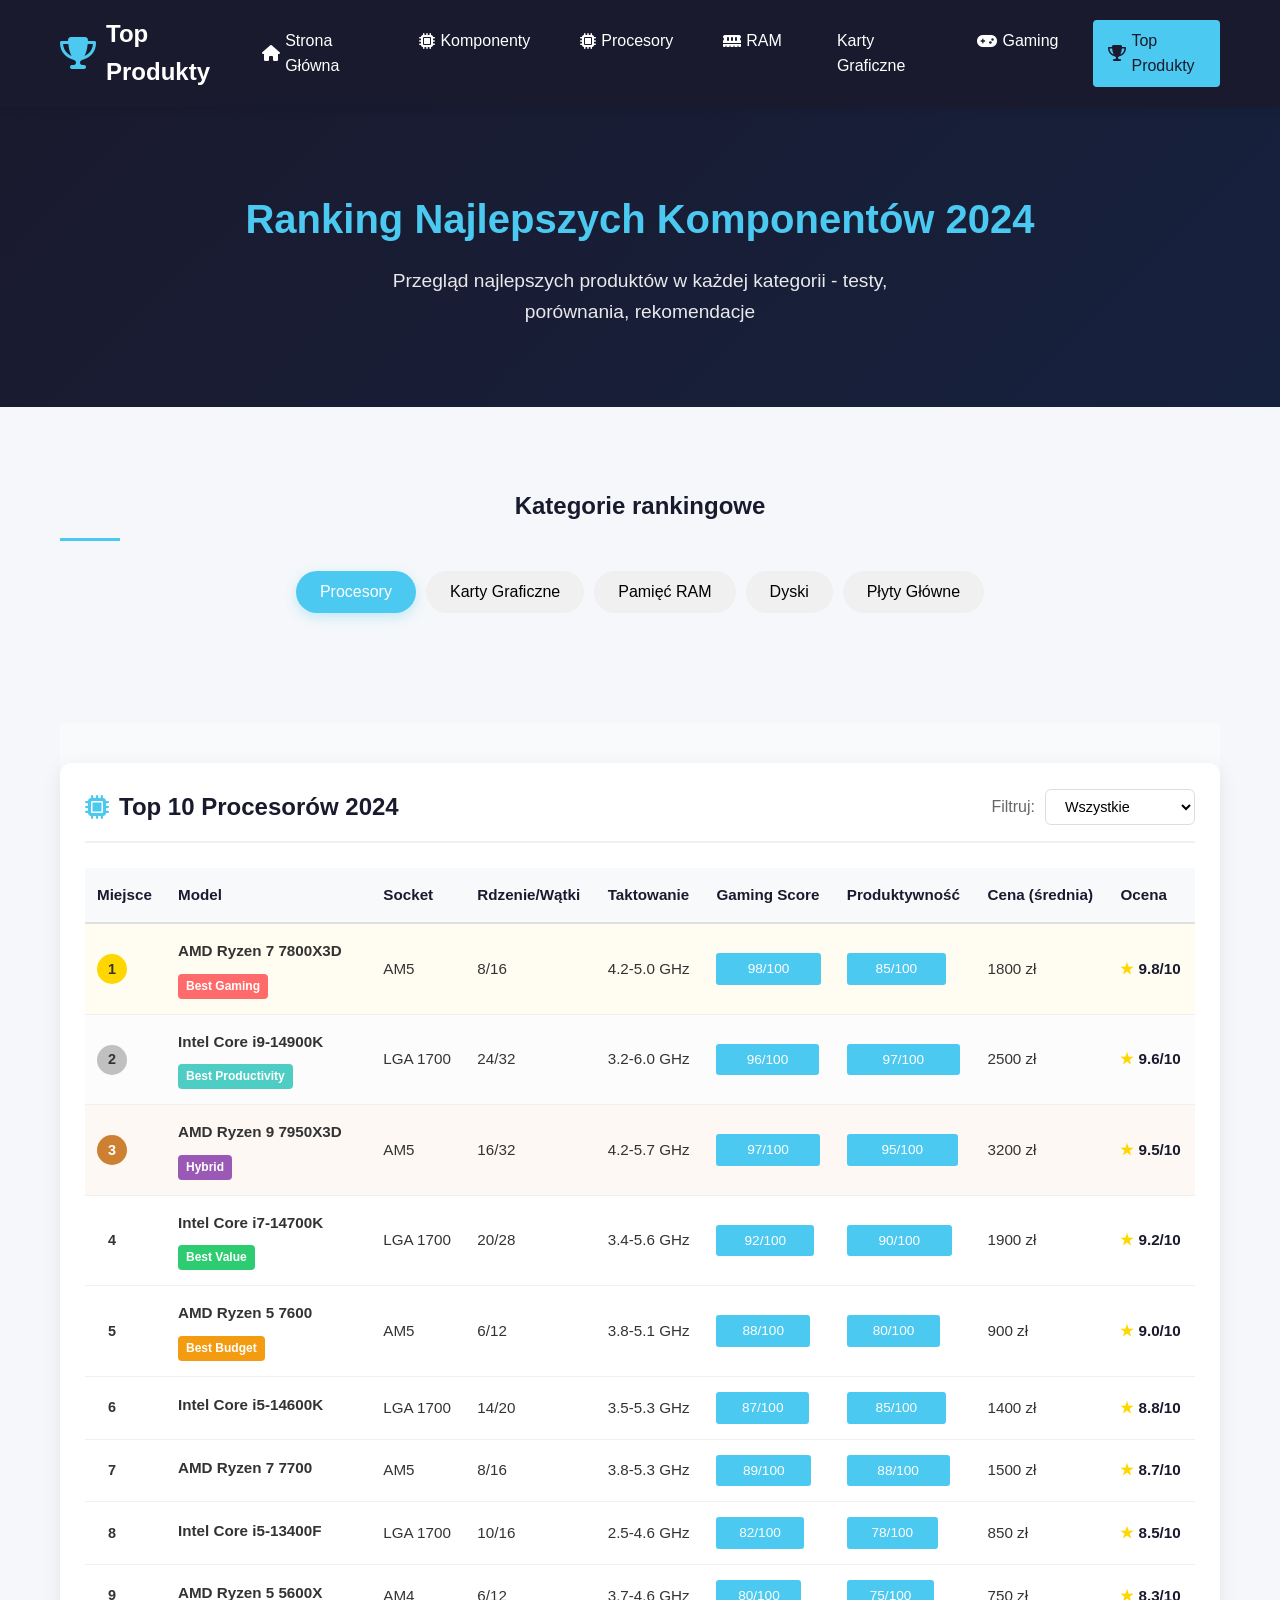
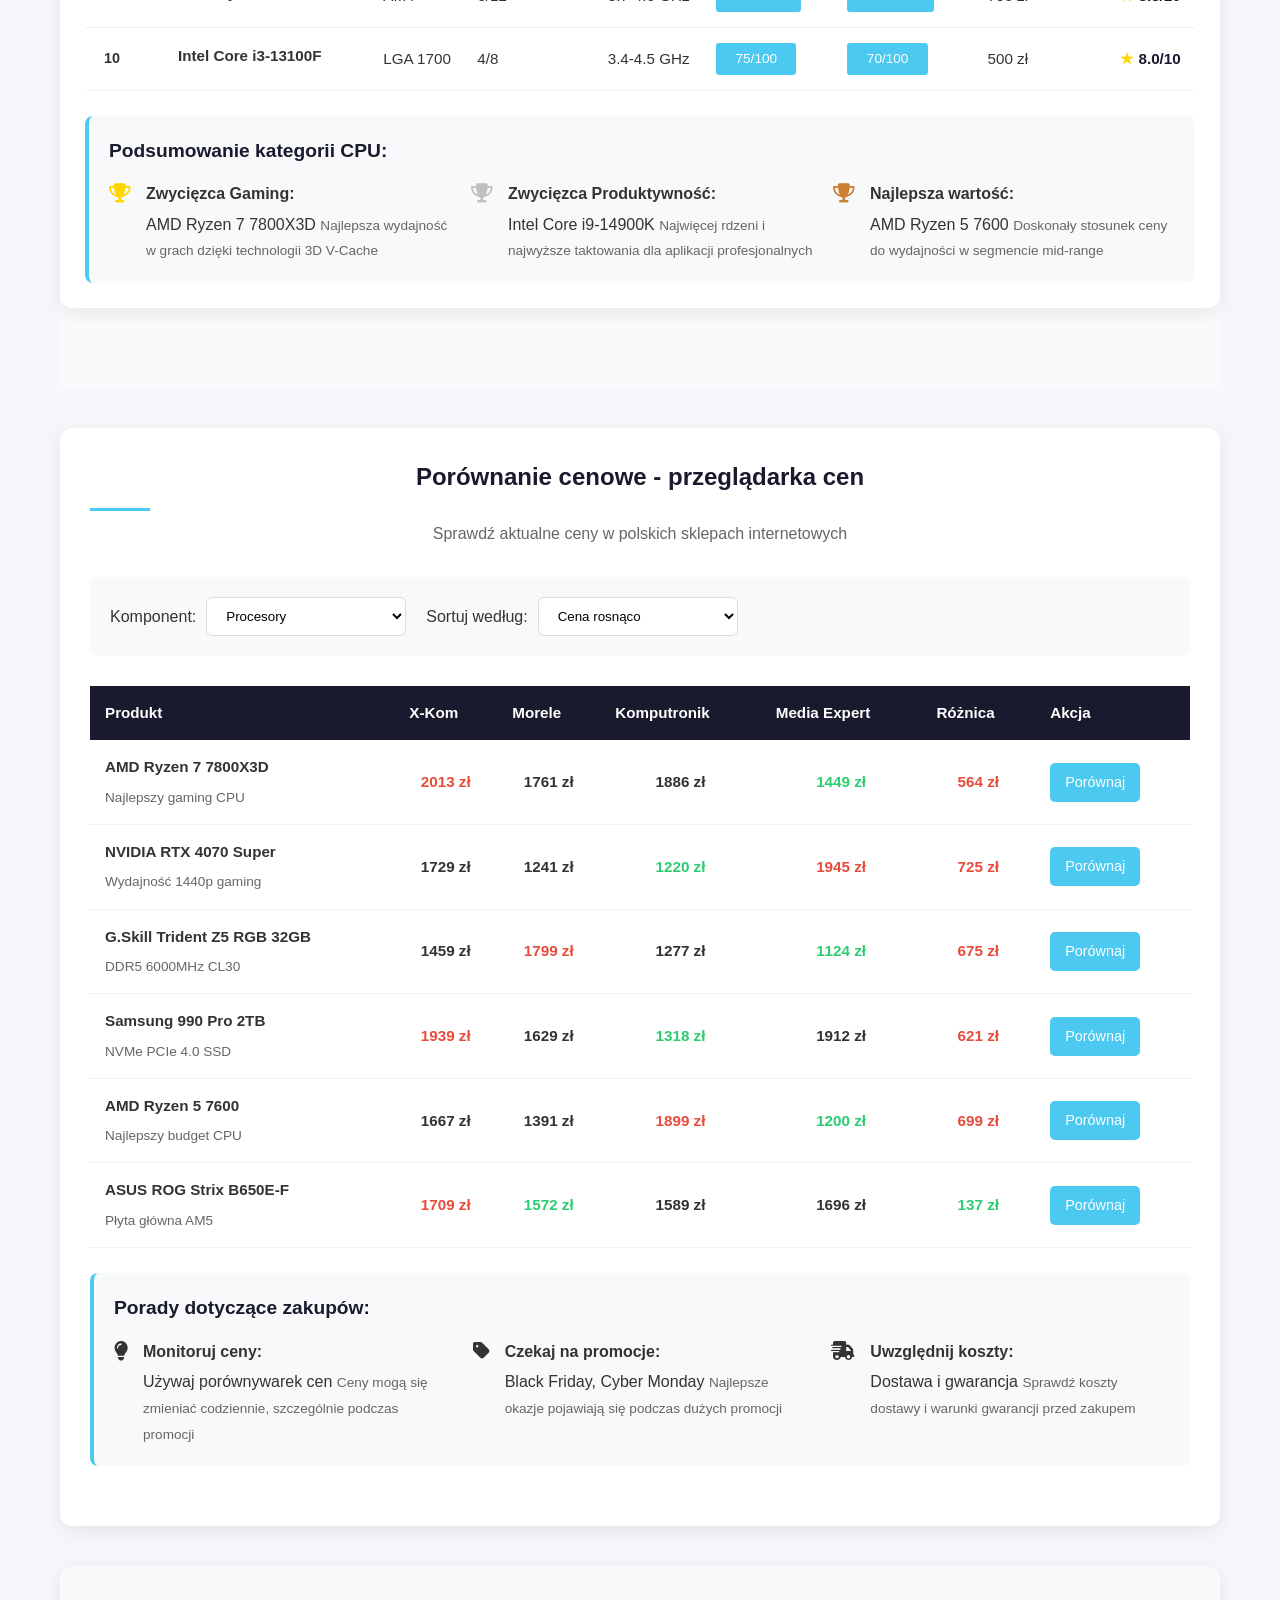
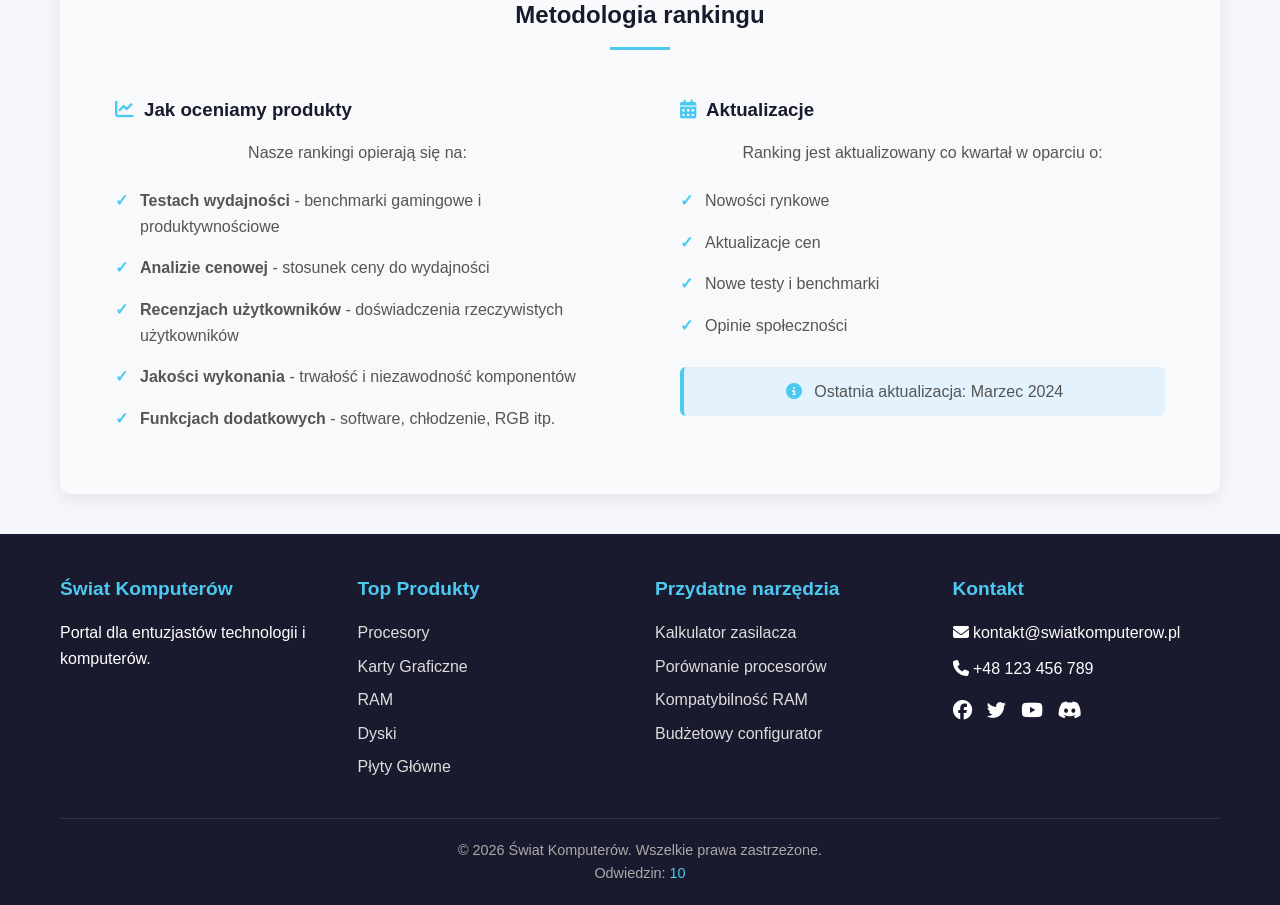
<file: top-produkty.html>
<!DOCTYPE html>
<html lang="pl">
<head>
    <meta charset="UTF-8">
    <meta name="viewport" content="width=device-width, initial-scale=1.0">
    <title>Top Produkty - Świat Komputerów</title>
    <link rel="stylesheet" href="css/main.css">
    <link rel="stylesheet" href="css/top-produkty.css">
    <link rel="stylesheet" href="https://cdnjs.cloudflare.com/ajax/libs/font-awesome/6.4.0/css/all.min.css">
    <link rel="icon" type="image/x-icon" href="images/Designer (11).png">
</head>
<body>
    <header>
        <div class="container">
            <div class="logo">
                <i class="fas fa-trophy"></i>
                <h1>Top Produkty</h1>
            </div>
            <nav>
                <ul class="nav-menu">
                    <li><a href="index.html"><i class="fas fa-home"></i> Strona Główna</a></li>
                    <li><a href="komponenty.html"><i class="fas fa-microchip"></i> Komponenty</a></li>
                    <li><a href="procesory.html"><i class="fas fa-microchip"></i> Procesory</a></li>
                    <li><a href="pamiec-ram.html"><i class="fas fa-memory"></i> RAM</a></li>
                    <li><a href="karty-graficzne.html"><i class="fas fa-video-card"></i> Karty Graficzne</a></li>
                    <li><a href="gaming.html"><i class="fas fa-gamepad"></i> Gaming</a></li>
                    <li><a href="top-produkty.html" class="active"><i class="fas fa-trophy"></i> Top Produkty</a></li>
                </ul>
                <div class="hamburger" id="hamburger">
                    <i class="fas fa-bars"></i>
                </div>
            </nav>
        </div>
    </header>

    <section class="page-hero top-hero">
        <div class="container">
            <h2>Ranking Najlepszych Komponentów 2024</h2>
            <p>Przegląd najlepszych produktów w każdej kategorii - testy, porównania, rekomendacje</p>
        </div>
    </section>

    <main class="container">
        <section class="top-categories">
            <h2>Kategorie rankingowe</h2>
            <div class="category-tabs">
                <button class="category-tab active" data-category="cpu">Procesory</button>
                <button class="category-tab" data-category="gpu">Karty Graficzne</button>
                <button class="category-tab" data-category="ram">Pamięć RAM</button>
                <button class="category-tab" data-category="storage">Dyski</button>
                <button class="category-tab" data-category="motherboard">Płyty Główne</button>
            </div>
        </section>

        <section class="ranking-tables">
            <!-- Tabela 1: Procesory -->
            <div class="ranking-table active" id="table-cpu">
                <div class="table-header">
                    <h3><i class="fas fa-microchip"></i> Top 10 Procesorów 2024</h3>
                    <div class="table-filter">
                        <span>Filtruj:</span>
                        <select id="filter-cpu">
                            <option value="all">Wszystkie</option>
                            <option value="gaming">Gaming</option>
                            <option value="productivity">Produktywność</option>
                            <option value="budget">Budget</option>
                        </select>
                    </div>
                </div>
                
                <div class="table-container">
                    <table class="product-table">
                        <thead>
                            <tr>
                                <th>Miejsce</th>
                                <th>Model</th>
                                <th>Socket</th>
                                <th>Rdzenie/Wątki</th>
                                <th>Taktowanie</th>
                                <th>Gaming Score</th>
                                <th>Produktywność</th>
                                <th>Cena (średnia)</th>
                                <th>Ocena</th>
                            </tr>
                        </thead>
                        <tbody>
                            <tr class="product-row gold">
                                <td><span class="rank-badge gold">1</span></td>
                                <td class="product-name">
                                    <strong>AMD Ryzen 7 7800X3D</strong>
                                    <span class="product-tag gaming-tag">Best Gaming</span>
                                </td>
                                <td>AM5</td>
                                <td>8/16</td>
                                <td>4.2-5.0 GHz</td>
                                <td><div class="score-bar" style="width: 98%"><span>98/100</span></div></td>
                                <td><div class="score-bar" style="width: 85%"><span>85/100</span></div></td>
                                <td>1800 zł</td>
                                <td><span class="rating">9.8/10</span></td>
                            </tr>
                            <tr class="product-row silver">
                                <td><span class="rank-badge silver">2</span></td>
                                <td class="product-name">
                                    <strong>Intel Core i9-14900K</strong>
                                    <span class="product-tag productivity-tag">Best Productivity</span>
                                </td>
                                <td>LGA 1700</td>
                                <td>24/32</td>
                                <td>3.2-6.0 GHz</td>
                                <td><div class="score-bar" style="width: 96%"><span>96/100</span></div></td>
                                <td><div class="score-bar" style="width: 97%"><span>97/100</span></div></td>
                                <td>2500 zł</td>
                                <td><span class="rating">9.6/10</span></td>
                            </tr>
                            <tr class="product-row bronze">
                                <td><span class="rank-badge bronze">3</span></td>
                                <td class="product-name">
                                    <strong>AMD Ryzen 9 7950X3D</strong>
                                    <span class="product-tag hybrid-tag">Hybrid</span>
                                </td>
                                <td>AM5</td>
                                <td>16/32</td>
                                <td>4.2-5.7 GHz</td>
                                <td><div class="score-bar" style="width: 97%"><span>97/100</span></div></td>
                                <td><div class="score-bar" style="width: 95%"><span>95/100</span></div></td>
                                <td>3200 zł</td>
                                <td><span class="rating">9.5/10</span></td>
                            </tr>
                            <tr class="product-row">
                                <td><span class="rank-badge">4</span></td>
                                <td class="product-name">
                                    <strong>Intel Core i7-14700K</strong>
                                    <span class="product-tag value-tag">Best Value</span>
                                </td>
                                <td>LGA 1700</td>
                                <td>20/28</td>
                                <td>3.4-5.6 GHz</td>
                                <td><div class="score-bar" style="width: 92%"><span>92/100</span></div></td>
                                <td><div class="score-bar" style="width: 90%"><span>90/100</span></div></td>
                                <td>1900 zł</td>
                                <td><span class="rating">9.2/10</span></td>
                            </tr>
                            <tr class="product-row">
                                <td><span class="rank-badge">5</span></td>
                                <td class="product-name">
                                    <strong>AMD Ryzen 5 7600</strong>
                                    <span class="product-tag budget-tag">Best Budget</span>
                                </td>
                                <td>AM5</td>
                                <td>6/12</td>
                                <td>3.8-5.1 GHz</td>
                                <td><div class="score-bar" style="width: 88%"><span>88/100</span></div></td>
                                <td><div class="score-bar" style="width: 80%"><span>80/100</span></div></td>
                                <td>900 zł</td>
                                <td><span class="rating">9.0/10</span></td>
                            </tr>
                            <tr class="product-row">
                                <td><span class="rank-badge">6</span></td>
                                <td class="product-name"><strong>Intel Core i5-14600K</strong></td>
                                <td>LGA 1700</td>
                                <td>14/20</td>
                                <td>3.5-5.3 GHz</td>
                                <td><div class="score-bar" style="width: 87%"><span>87/100</span></div></td>
                                <td><div class="score-bar" style="width: 85%"><span>85/100</span></div></td>
                                <td>1400 zł</td>
                                <td><span class="rating">8.8/10</span></td>
                            </tr>
                            <tr class="product-row">
                                <td><span class="rank-badge">7</span></td>
                                <td class="product-name"><strong>AMD Ryzen 7 7700</strong></td>
                                <td>AM5</td>
                                <td>8/16</td>
                                <td>3.8-5.3 GHz</td>
                                <td><div class="score-bar" style="width: 89%"><span>89/100</span></div></td>
                                <td><div class="score-bar" style="width: 88%"><span>88/100</span></div></td>
                                <td>1500 zł</td>
                                <td><span class="rating">8.7/10</span></td>
                            </tr>
                            <tr class="product-row">
                                <td><span class="rank-badge">8</span></td>
                                <td class="product-name"><strong>Intel Core i5-13400F</strong></td>
                                <td>LGA 1700</td>
                                <td>10/16</td>
                                <td>2.5-4.6 GHz</td>
                                <td><div class="score-bar" style="width: 82%"><span>82/100</span></div></td>
                                <td><div class="score-bar" style="width: 78%"><span>78/100</span></div></td>
                                <td>850 zł</td>
                                <td><span class="rating">8.5/10</span></td>
                            </tr>
                            <tr class="product-row">
                                <td><span class="rank-badge">9</span></td>
                                <td class="product-name"><strong>AMD Ryzen 5 5600X</strong></td>
                                <td>AM4</td>
                                <td>6/12</td>
                                <td>3.7-4.6 GHz</td>
                                <td><div class="score-bar" style="width: 80%"><span>80/100</span></div></td>
                                <td><div class="score-bar" style="width: 75%"><span>75/100</span></div></td>
                                <td>750 zł</td>
                                <td><span class="rating">8.3/10</span></td>
                            </tr>
                            <tr class="product-row">
                                <td><span class="rank-badge">10</span></td>
                                <td class="product-name"><strong>Intel Core i3-13100F</strong></td>
                                <td>LGA 1700</td>
                                <td>4/8</td>
                                <td>3.4-4.5 GHz</td>
                                <td><div class="score-bar" style="width: 75%"><span>75/100</span></div></td>
                                <td><div class="score-bar" style="width: 70%"><span>70/100</span></div></td>
                                <td>500 zł</td>
                                <td><span class="rating">8.0/10</span></td>
                            </tr>
                        </tbody>
                    </table>
                </div>
                
                <div class="table-summary">
                    <h4>Podsumowanie kategorii CPU:</h4>
                    <div class="summary-content">
                        <div class="summary-item">
                            <i class="fas fa-trophy gold"></i>
                            <div>
                                <strong>Zwycięzca Gaming:</strong> AMD Ryzen 7 7800X3D
                                <small>Najlepsza wydajność w grach dzięki technologii 3D V-Cache</small>
                            </div>
                        </div>
                        <div class="summary-item">
                            <i class="fas fa-trophy silver"></i>
                            <div>
                                <strong>Zwycięzca Produktywność:</strong> Intel Core i9-14900K
                                <small>Najwięcej rdzeni i najwyższe taktowania dla aplikacji profesjonalnych</small>
                            </div>
                        </div>
                        <div class="summary-item">
                            <i class="fas fa-trophy bronze"></i>
                            <div>
                                <strong>Najlepsza wartość:</strong> AMD Ryzen 5 7600
                                <small>Doskonały stosunek ceny do wydajności w segmencie mid-range</small>
                            </div>
                        </div>
                    </div>
                </div>
            </div>

            <!-- Tabela 2: Karty Graficzne -->
            <div class="ranking-table" id="table-gpu">
                <div class="table-header">
                    <h3><i class="fas fa-video-card"></i> Top 10 Kart Graficznych 2024</h3>
                    <div class="table-filter">
                        <span>Filtruj:</span>
                        <select id="filter-gpu">
                            <option value="all">Wszystkie</option>
                            <option value="nvidia">NVIDIA</option>
                            <option value="amd">AMD</option>
                            <option value="4k">4K Gaming</option>
                            <option value="1440p">1440p Gaming</option>
                        </select>
                    </div>
                </div>
                
                <div class="table-container">
                    <table class="product-table">
                        <thead>
                            <tr>
                                <th>Miejsce</th>
                                <th>Model</th>
                                <th>Producent</th>
                                <th>VRAM</th>
                                <th>Wydajność 4K</th>
                                <th>Wydajność 1440p</th>
                                <th>Ray Tracing</th>
                                <th>Cena</th>
                                <th>Ocena</th>
                            </tr>
                        </thead>
                        <tbody>
                            <tr class="product-row gold">
                                <td><span class="rank-badge gold">1</span></td>
                                <td class="product-name">
                                    <strong>NVIDIA RTX 4090</strong>
                                    <span class="product-tag performance-tag">Best Performance</span>
                                </td>
                                <td><span class="brand-nvidia">NVIDIA</span></td>
                                <td>24GB GDDR6X</td>
                                <td><div class="score-bar" style="width: 100%"><span>100/100</span></div></td>
                                <td><div class="score-bar" style="width: 100%"><span>100/100</span></div></td>
                                <td><div class="score-bar" style="width: 100%"><span>100/100</span></div></td>
                                <td>8000 zł</td>
                                <td><span class="rating">9.9/10</span></td>
                            </tr>
                            <tr class="product-row silver">
                                <td><span class="rank-badge silver">2</span></td>
                                <td class="product-name">
                                    <strong>AMD RX 7900 XTX</strong>
                                    <span class="product-tag value-tag">Best Value High-End</span>
                                </td>
                                <td><span class="brand-amd">AMD</span></td>
                                <td>24GB GDDR6</td>
                                <td><div class="score-bar" style="width: 88%"><span>88/100</span></div></td>
                                <td><div class="score-bar" style="width: 95%"><span>95/100</span></div></td>
                                <td><div class="score-bar" style="width: 85%"><span>85/100</span></div></td>
                                <td>4800 zł</td>
                                <td><span class="rating">9.5/10</span></td>
                            </tr>
                            <tr class="product-row bronze">
                                <td><span class="rank-badge bronze">3</span></td>
                                <td class="product-name">
                                    <strong>NVIDIA RTX 4080 Super</strong>
                                    <span class="product-tag premium-tag">Premium Choice</span>
                                </td>
                                <td><span class="brand-nvidia">NVIDIA</span></td>
                                <td>16GB GDDR6X</td>
                                <td><div class="score-bar" style="width: 78%"><span>78/100</span></div></td>
                                <td><div class="score-bar" style="width: 92%"><span>92/100</span></div></td>
                                <td><div class="score-bar" style="width: 96%"><span>96/100</span></div></td>
                                <td>5200 zł</td>
                                <td><span class="rating">9.4/10</span></td>
                            </tr>
                            <tr class="product-row">
                                <td><span class="rank-badge">4</span></td>
                                <td class="product-name">
                                    <strong>NVIDIA RTX 4070 Ti Super</strong>
                                    <span class="product-tag balanced-tag">Balanced</span>
                                </td>
                                <td><span class="brand-nvidia">NVIDIA</span></td>
                                <td>16GB GDDR6X</td>
                                <td><div class="score-bar" style="width: 68%"><span>68/100</span></div></td>
                                <td><div class="score-bar" style="width: 90%"><span>90/100</span></div></td>
                                <td><div class="score-bar" style="width: 88%"><span>88/100</span></div></td>
                                <td>3800 zł</td>
                                <td><span class="rating">9.2/10</span></td>
                            </tr>
                            <tr class="product-row">
                                <td><span class="rank-badge">5</span></td>
                                <td class="product-name">
                                    <strong>AMD RX 7800 XT</strong>
                                    <span class="product-tag budget-tag">Best 1440p Value</span>
                                </td>
                                <td><span class="brand-amd">AMD</span></td>
                                <td>16GB GDDR6</td>
                                <td><div class="score-bar" style="width: 55%"><span>55/100</span></div></td>
                                <td><div class="score-bar" style="width: 88%"><span>88/100</span></div></td>
                                <td><div class="score-bar" style="width: 75%"><span>75/100</span></div></td>
                                <td>2800 zł</td>
                                <td><span class="rating">9.1/10</span></td>
                            </tr>
                            <tr class="product-row">
                                <td><span class="rank-badge">6</span></td>
                                <td class="product-name"><strong>NVIDIA RTX 4070 Super</strong></td>
                                <td><span class="brand-nvidia">NVIDIA</span></td>
                                <td>12GB GDDR6X</td>
                                <td><div class="score-bar" style="width: 62%"><span>62/100</span></div></td>
                                <td><div class="score-bar" style="width: 85%"><span>85/100</span></div></td>
                                <td><div class="score-bar" style="width: 82%"><span>82/100</span></div></td>
                                <td>3200 zł</td>
                                <td><span class="rating">8.9/10</span></td>
                            </tr>
                            <tr class="product-row">
                                <td><span class="rank-badge">7</span></td>
                                <td class="product-name"><strong>AMD RX 7700 XT</strong></td>
                                <td><span class="brand-amd">AMD</span></td>
                                <td>12GB GDDR6</td>
                                <td><div class="score-bar" style="width: 48%"><span>48/100</span></div></td>
                                <td><div class="score-bar" style="width: 80%"><span>80/100</span></div></td>
                                <td><div class="score-bar" style="width: 65%"><span>65/100</span></div></td>
                                <td>2300 zł</td>
                                <td><span class="rating">8.7/10</span></td>
                            </tr>
                            <tr class="product-row">
                                <td><span class="rank-badge">8</span></td>
                                <td class="product-name"><strong>NVIDIA RTX 4060 Ti 16GB</strong></td>
                                <td><span class="brand-nvidia">NVIDIA</span></td>
                                <td>16GB GDDR6</td>
                                <td><div class="score-bar" style="width: 45%"><span>45/100</span></div></td>
                                <td><div class="score-bar" style="width: 78%"><span>78/100</span></div></td>
                                <td><div class="score-bar" style="width: 75%"><span>75/100</span></div></td>
                                <td>2200 zł</td>
                                <td><span class="rating">8.5/10</span></td>
                            </tr>
                            <tr class="product-row">
                                <td><span class="rank-badge">9</span></td>
                                <td class="product-name"><strong>AMD RX 7600</strong></td>
                                <td><span class="brand-amd">AMD</span></td>
                                <td>8GB GDDR6</td>
                                <td><div class="score-bar" style="width: 35%"><span>35/100</span></div></td>
                                <td><div class="score-bar" style="width: 75%"><span>75/100</span></div></td>
                                <td><div class="score-bar" style="width: 55%"><span>55/100</span></div></td>
                                <td>1200 zł</td>
                                <td><span class="rating">8.3/10</span></td>
                            </tr>
                            <tr class="product-row">
                                <td><span class="rank-badge">10</span></td>
                                <td class="product-name"><strong>NVIDIA RTX 4060</strong></td>
                                <td><span class="brand-nvidia">NVIDIA</span></td>
                                <td>8GB GDDR6</td>
                                <td><div class="score-bar" style="width: 38%"><span>38/100</span></div></td>
                                <td><div class="score-bar" style="width: 72%"><span>72/100</span></div></td>
                                <td><div class="score-bar" style="width: 70%"><span>70/100</span></div></td>
                                <td>1500 zł</td>
                                <td><span class="rating">8.2/10</span></td>
                            </tr>
                        </tbody>
                    </table>
                </div>
                
                <div class="table-summary">
                    <h4>Podsumowanie kategorii GPU:</h4>
                    <div class="summary-content">
                        <div class="summary-item">
                            <i class="fas fa-trophy gold"></i>
                            <div>
                                <strong>Bezkompromisowa wydajność:</strong> NVIDIA RTX 4090
                                <small>Najpotężniejsza karta graficzna dla graczy 4K i profesjonalistów</small>
                            </div>
                        </div>
                        <div class="summary-item">
                            <i class="fas fa-trophy silver"></i>
                            <div>
                                <strong>Najlepsza wartość High-End:</strong> AMD RX 7900 XTX
                                <small>24GB VRAM za połowę ceny RTX 4090, doskonała wydajność 1440p/4K</small>
                            </div>
                        </div>
                        <div class="summary-item">
                            <i class="fas fa-trophy bronze"></i>
                            <div>
                                <strong>Najlepszy ray tracing:</strong> NVIDIA RTX 4080 Super
                                <small>Doskonały ray tracing, DLSS 3.5, idealny dla graczy 4K z RT</small>
                            </div>
                        </div>
                    </div>
                </div>
            </div>

            <!-- Tabela 3: Pamięć RAM -->
            <div class="ranking-table" id="table-ram">
                <div class="table-header">
                    <h3><i class="fas fa-memory"></i> Top 8 Pamięci RAM 2024</h3>
                    <div class="table-filter">
                        <span>Filtruj:</span>
                        <select id="filter-ram">
                            <option value="all">Wszystkie</option>
                            <option value="ddr5">DDR5</option>
                            <option value="ddr4">DDR4</option>
                            <option value="rgb">RGB</option>
                            <option value="lowlatency">Niskie opóźnienia</option>
                        </select>
                    </div>
                </div>
                
                <div class="table-container">
                    <table class="product-table">
                        <thead>
                            <tr>
                                <th>Miejsce</th>
                                <th>Model</th>
                                <th>Typ</th>
                                <th>Pojemność</th>
                                <th>Taktowanie</th>
                                <th>Opóźnienia (CL)</th>
                                <th>RGB</th>
                                <th>Cena za 32GB</th>
                                <th>Ocena</th>
                            </tr>
                        </thead>
                        <tbody>
                            <tr class="product-row gold">
                                <td><span class="rank-badge gold">1</span></td>
                                <td class="product-name">
                                    <strong>G.Skill Trident Z5 RGB</strong>
                                    <span class="product-tag performance-tag">Best Overall</span>
                                </td>
                                <td>DDR5</td>
                                <td>32GB (2x16GB)</td>
                                <td>6000 MHz</td>
                                <td>CL30</td>
                                <td><i class="fas fa-check yes"></i></td>
                                <td>650 zł</td>
                                <td><span class="rating">9.7/10</span></td>
                            </tr>
                            <tr class="product-row silver">
                                <td><span class="rank-badge silver">2</span></td>
                                <td class="product-name">
                                    <strong>Corsair Dominator Platinum RGB</strong>
                                    <span class="product-tag premium-tag">Premium</span>
                                </td>
                                <td>DDR5</td>
                                <td>32GB (2x16GB)</td>
                                <td>6400 MHz</td>
                                <td>CL32</td>
                                <td><i class="fas fa-check yes"></i></td>
                                <td>850 zł</td>
                                <td><span class="rating">9.5/10</span></td>
                            </tr>
                            <tr class="product-row bronze">
                                <td><span class="rank-badge bronze">3</span></td>
                                <td class="product-name">
                                    <strong>Kingston Fury Beast RGB</strong>
                                    <span class="product-tag value-tag">Best Value</span>
                                </td>
                                <td>DDR5</td>
                                <td>32GB (2x16GB)</td>
                                <td>6000 MHz</td>
                                <td>CL36</td>
                                <td><i class="fas fa-check yes"></i></td>
                                <td>550 zł</td>
                                <td><span class="rating">9.3/10</span></td>
                            </tr>
                            <tr class="product-row">
                                <td><span class="rank-badge">4</span></td>
                                <td class="product-name"><strong>G.Skill Ripjaws S5</strong></td>
                                <td>DDR5</td>
                                <td>32GB (2x16GB)</td>
                                <td>6000 MHz</td>
                                <td>CL30</td>
                                <td><i class="fas fa-times no"></i></td>
                                <td>500 zł</td>
                                <td><span class="rating">9.1/10</span></td>
                            </tr>
                            <tr class="product-row">
                                <td><span class="rank-badge">5</span></td>
                                <td class="product-name"><strong>Corsair Vengeance RGB</strong></td>
                                <td>DDR5</td>
                                <td>32GB (2x16GB)</td>
                                <td>5600 MHz</td>
                                <td>CL36</td>
                                <td><i class="fas fa-check yes"></i></td>
                                <td>600 zł</td>
                                <td><span class="rating">8.9/10</span></td>
                            </tr>
                            <tr class="product-row">
                                <td><span class="rank-badge">6</span></td>
                                <td class="product-name"><strong>TeamGroup T-Force Delta RGB</strong></td>
                                <td>DDR5</td>
                                <td>32GB (2x16GB)</td>
                                <td>6000 MHz</td>
                                <td>CL38</td>
                                <td><i class="fas fa-check yes"></i></td>
                                <td>520 zł</td>
                                <td><span class="rating">8.7/10</span></td>
                            </tr>
                            <tr class="product-row">
                                <td><span class="rank-badge">7</span></td>
                                <td class="product-name"><strong>G.Skill Trident Z Neo</strong></td>
                                <td>DDR4</td>
                                <td>32GB (2x16GB)</td>
                                <td>3600 MHz</td>
                                <td>CL16</td>
                                <td><i class="fas fa-check yes"></i></td>
                                <td>450 zł</td>
                                <td><span class="rating">8.5/10</span></td>
                            </tr>
                            <tr class="product-row">
                                <td><span class="rank-badge">8</span></td>
                                <td class="product-name"><strong>Corsair Vengeance LPX</strong></td>
                                <td>DDR4</td>
                                <td>32GB (2x16GB)</td>
                                <td>3200 MHz</td>
                                <td>CL16</td>
                                <td><i class="fas fa-times no"></i></td>
                                <td>350 zł</td>
                                <td><span class="rating">8.3/10</span></td>
                            </tr>
                        </tbody>
                    </table>
                </div>
                
                <div class="table-summary">
                    <h4>Podsumowanie kategorii RAM:</h4>
                    <div class="summary-content">
                        <div class="summary-item">
                            <i class="fas fa-trophy gold"></i>
                            <div>
                                <strong>Najlepszy ogółem:</strong> G.Skill Trident Z5 RGB
                                <small>Doskonała równowaga między wydajnością, estetyką i ceną</small>
                            </div>
                        </div>
                        <div class="summary-item">
                            <i class="fas fa-trophy silver"></i>
                            <div>
                                <strong>Najlepszy premium:</strong> Corsair Dominator Platinum
                                <small>Najwyższe taktowania, doskonała jakość wykonania</small>
                            </div>
                        </div>
                        <div class="summary-item">
                            <i class="fas fa-trophy bronze"></i>
                            <div>
                                <strong>Najlepsza wartość:</strong> Kingston Fury Beast RGB
                                <small>Dobra wydajność za przystępną cenę, ładne RGB</small>
                            </div>
                        </div>
                    </div>
                </div>
            </div>

            <!-- Tabela 4: Dyski (Przykładowa) -->
            <div class="ranking-table" id="table-storage">
                <div class="table-header">
                    <h3><i class="fas fa-hdd"></i> Top 6 Dysków SSD 2024</h3>
                    <div class="table-filter">
                        <span>Filtruj:</span>
                        <select id="filter-storage">
                            <option value="all">Wszystkie</option>
                            <option value="nvme">NVMe</option>
                            <option value="sata">SATA</option>
                            <option value="gen4">PCIe 4.0</option>
                            <option value="gen5">PCIe 5.0</option>
                        </select>
                    </div>
                </div>
                
                <div class="table-container">
                    <table class="product-table">
                        <thead>
                            <tr>
                                <th>Miejsce</th>
                                <th>Model</th>
                                <th>Typ</th>
                                <th>Pojemność</th>
                                <th>Czytanie</th>
                                <th>Zapisywanie</th>
                                <th>TBW</th>
                                <th>Cena za 1TB</th>
                                <th>Ocena</th>
                            </tr>
                        </thead>
                        <tbody>
                            <tr class="product-row gold">
                                <td><span class="rank-badge gold">1</span></td>
                                <td class="product-name">
                                    <strong>Samsung 990 Pro</strong>
                                    <span class="product-tag performance-tag">Best Overall</span>
                                </td>
                                <td>NVMe PCIe 4.0</td>
                                <td>2TB</td>
                                <td>7450 MB/s</td>
                                <td>6900 MB/s</td>
                                <td>1200 TB</td>
                                <td>450 zł</td>
                                <td><span class="rating">9.8/10</span></td>
                            </tr>
                            <tr class="product-row silver">
                                <td><span class="rank-badge silver">2</span></td>
                                <td class="product-name">
                                    <strong>WD Black SN850X</strong>
                                    <span class="product-tag gaming-tag">Best Gaming</span>
                                </td>
                                <td>NVMe PCIe 4.0</td>
                                <td>2TB</td>
                                <td>7300 MB/s</td>
                                <td>6600 MB/s</td>
                                <td>1200 TB</td>
                                <td>400 zł</td>
                                <td><span class="rating">9.6/10</span></td>
                            </tr>
                            <tr class="product-row bronze">
                                <td><span class="rank-badge bronze">3</span></td>
                                <td class="product-name">
                                    <strong>Kingston KC3000</strong>
                                    <span class="product-tag value-tag">Best Value</span>
                                </td>
                                <td>NVMe PCIe 4.0</td>
                                <td>2TB</td>
                                <td>7000 MB/s</td>
                                <td>6000 MB/s</td>
                                <td>800 TB</td>
                                <td>380 zł</td>
                                <td><span class="rating">9.4/10</span></td>
                            </tr>
                            <tr class="product-row">
                                <td><span class="rank-badge">4</span></td>
                                <td class="product-name"><strong>Crucial P5 Plus</strong></td>
                                <td>NVMe PCIe 4.0</td>
                                <td>2TB</td>
                                <td>6600 MB/s</td>
                                <td>5000 MB/s</td>
                                <td>1200 TB</td>
                                <td>350 zł</td>
                                <td><span class="rating">9.2/10</span></td>
                            </tr>
                            <tr class="product-row">
                                <td><span class="rank-badge">5</span></td>
                                <td class="product-name"><strong>Samsung 970 Evo Plus</strong></td>
                                <td>NVMe PCIe 3.0</td>
                                <td>2TB</td>
                                <td>3500 MB/s</td>
                                <td>3300 MB/s</td>
                                <td>1200 TB</td>
                                <td>300 zł</td>
                                <td><span class="rating">9.0/10</span></td>
                            </tr>
                            <tr class="product-row">
                                <td><span class="rank-badge">6</span></td>
                                <td class="product-name"><strong>Crucial MX500</strong></td>
                                <td>SATA 3</td>
                                <td>2TB</td>
                                <td>560 MB/s</td>
                                <td>510 MB/s</td>
                                <td>700 TB</td>
                                <td>250 zł</td>
                                <td><span class="rating">8.8/10</span></td>
                            </tr>
                        </tbody>
                    </table>
                </div>
                
                <div class="table-summary">
                    <h4>Podsumowanie kategorii Dyski:</h4>
                    <div class="summary-content">
                        <div class="summary-item">
                            <i class="fas fa-trophy gold"></i>
                            <div>
                                <strong>Najlepszy ogółem:</strong> Samsung 990 Pro
                                <small>Najwyższa wydajność, doskonała trwałość, świetne oprogramowanie</small>
                            </div>
                        </div>
                        <div class="summary-item">
                            <i class="fas fa-trophy silver"></i>
                            <div>
                                <strong>Najlepszy dla graczy:</strong> WD Black SN850X
                                <small>Optymalizowany pod kątem gaming, DirectStorage ready</small>
                            </div>
                        </div>
                        <div class="summary-item">
                            <i class="fas fa-trophy bronze"></i>
                            <div>
                                <strong>Najlepsza wartość:</strong> Kingston KC3000
                                <small>Wysoka wydajność za przystępną cenę</small>
                            </div>
                        </div>
                    </div>
                </div>
            </div>

            <!-- Tabela 5: Płyty Główne (Przykładowa) -->
            <div class="ranking-table" id="table-motherboard">
                <div class="table-header">
                    <h3><i class="fas fa-server"></i> Top 7 Płyt Głównych 2024</h3>
                    <div class="table-filter">
                        <span>Filtruj:</span>
                        <select id="filter-motherboard">
                            <option value="all">Wszystkie</option>
                            <option value="am5">AMD AM5</option>
                            <option value="lga1700">Intel LGA1700</option>
                            <option value="gaming">Gaming</option>
                            <option value="overclock">Overclocking</option>
                        </select>
                    </div>
                </div>
                
                <div class="table-container">
                    <table class="product-table">
                        <thead>
                            <tr>
                                <th>Miejsce</th>
                                <th>Model</th>
                                <th>Socket</th>
                                <th>Chipset</th>
                                <th>RAM</th>
                                <th>PCIe</th>
                                <th>WiFi</th>
                                <th>Cena</th>
                                <th>Ocena</th>
                            </tr>
                        </thead>
                        <tbody>
                            <tr class="product-row gold">
                                <td><span class="rank-badge gold">1</span></td>
                                <td class="product-name">
                                    <strong>ASUS ROG Crosshair X670E Hero</strong>
                                    <span class="product-tag premium-tag">Premium</span>
                                </td>
                                <td>AM5</td>
                                <td>X670E</td>
                                <td>DDR5 6400+</td>
                                <td>PCIe 5.0</td>
                                <td><i class="fas fa-check yes"></i></td>
                                <td>2500 zł</td>
                                <td><span class="rating">9.7/10</span></td>
                            </tr>
                            <tr class="product-row silver">
                                <td><span class="rank-badge silver">2</span></td>
                                <td class="product-name">
                                    <strong>MSI MPG Z790 Carbon WiFi</strong>
                                    <span class="product-tag gaming-tag">Best Gaming</span>
                                </td>
                                <td>LGA1700</td>
                                <td>Z790</td>
                                <td>DDR5 7200+</td>
                                <td>PCIe 5.0</td>
                                <td><i class="fas fa-check yes"></i></td>
                                <td>1800 zł</td>
                                <td><span class="rating">9.5/10</span></td>
                            </tr>
                            <tr class="product-row bronze">
                                <td><span class="rank-badge bronze">3</span></td>
                                <td class="product-name">
                                    <strong>Gigabyte B650 AORUS Elite AX</strong>
                                    <span class="product-tag value-tag">Best Value</span>
                                </td>
                                <td>AM5</td>
                                <td>B650</td>
                                <td>DDR5 6000</td>
                                <td>PCIe 4.0</td>
                                <td><i class="fas fa-check yes"></i></td>
                                <td>900 zł</td>
                                <td><span class="rating">9.3/10</span></td>
                            </tr>
                            <tr class="product-row">
                                <td><span class="rank-badge">4</span></td>
                                <td class="product-name"><strong>ASUS TUF Gaming B760-PLUS WiFi</strong></td>
                                <td>LGA1700</td>
                                <td>B760</td>
                                <td>DDR5 7200</td>
                                <td>PCIe 5.0</td>
                                <td><i class="fas fa-check yes"></i></td>
                                <td>850 zł</td>
                                <td><span class="rating">9.1/10</span></td>
                            </tr>
                            <tr class="product-row">
                                <td><span class="rank-badge">5</span></td>
                                <td class="product-name"><strong>ASRock B650E Steel Legend WiFi</strong></td>
                                <td>AM5</td>
                                <td>B650E</td>
                                <td>DDR5 6000</td>
                                <td>PCIe 5.0</td>
                                <td><i class="fas fa-check yes"></i></td>
                                <td>950 zł</td>
                                <td><span class="rating">8.9/10</span></td>
                            </tr>
                            <tr class="product-row">
                                <td><span class="rank-badge">6</span></td>
                                <td class="product-name"><strong>MSI PRO B650-P WiFi</strong></td>
                                <td>AM5</td>
                                <td>B650</td>
                                <td>DDR5 6000</td>
                                <td>PCIe 4.0</td>
                                <td><i class="fas fa-check yes"></i></td>
                                <td>750 zł</td>
                                <td><span class="rating">8.7/10</span></td>
                            </tr>
                            <tr class="product-row">
                                <td><span class="rank-badge">7</span></td>
                                <td class="product-name"><strong>Gigabyte H610M S2H DDR4</strong></td>
                                <td>LGA1700</td>
                                <td>H610</td>
                                <td>DDR4 3200</td>
                                <td>PCIe 4.0</td>
                                <td><i class="fas fa-times no"></i></td>
                                <td>400 zł</td>
                                <td><span class="rating">8.5/10</span></td>
                            </tr>
                        </tbody>
                    </table>
                </div>
                
                <div class="table-summary">
                    <h4>Podsumowanie kategorii Płyty Główne:</h4>
                    <div class="summary-content">
                        <div class="summary-item">
                            <i class="fas fa-trophy gold"></i>
                            <div>
                                <strong>Najlepsza premium:</strong> ASUS ROG Crosshair X670E Hero
                                <small>Najlepsze możliwości rozbudowy, doskonały VRM, premium jakość</small>
                            </div>
                        </div>
                        <div class="summary-item">
                            <i class="fas fa-trophy silver"></i>
                            <div>
                                <strong>Najlepsza gaming:</strong> MSI MPG Z790 Carbon WiFi
                                <small>Świetna obsługa RAM, stabilny overclocking, styl gamingowy</small>
                            </div>
                        </div>
                        <div class="summary-item">
                            <i class="fas fa-trophy bronze"></i>
                            <div>
                                <strong>Najlepsza wartość:</strong> Gigabyte B650 AORUS Elite AX
                                <small>Wszystko co potrzebne za rozsądną cenę, solidny VRM</small>
                            </div>
                        </div>
                    </div>
                </div>
            </div>
        </section>

        <section class="comparison-section">
            <h2>Porównanie cenowe - przeglądarka cen</h2>
            <p>Sprawdź aktualne ceny w polskich sklepach internetowych</p>
            
            <div class="price-comparison">
                <div class="price-filters">
                    <div class="filter-group">
                        <label for="price-component">Komponent:</label>
                        <select id="price-component">
                            <option value="cpu">Procesory</option>
                            <option value="gpu">Karty Graficzne</option>
                            <option value="ram">Pamięć RAM</option>
                            <option value="ssd">Dyski SSD</option>
                        </select>
                    </div>
                    <div class="filter-group">
                        <label for="price-sort">Sortuj według:</label>
                        <select id="price-sort">
                            <option value="price-asc">Cena rosnąco</option>
                            <option value="price-desc">Cena malejąco</option>
                            <option value="rating">Ocena</option>
                            <option value="popularity">Popularność</option>
                        </select>
                    </div>
                </div>
                
                <div class="price-results">
                    <table class="price-table">
                        <thead>
                            <tr>
                                <th>Produkt</th>
                                <th>X-Kom</th>
                                <th>Morele</th>
                                <th>Komputronik</th>
                                <th>Media Expert</th>
                                <th>Różnica</th>
                                <th>Akcja</th>
                            </tr>
                        </thead>
                        <tbody>
                            <tr>
                                <td class="price-product">
                                    <strong>AMD Ryzen 7 7800X3D</strong>
                                    <small>Najlepszy gaming CPU</small>
                                </td>
                                <td class="price-shop" data-shop="X-Kom">1799 zł</td>
                                <td class="price-shop lowest" data-shop="Morele">1750 zł</td>
                                <td class="price-shop" data-shop="Komputronik">1820 zł</td>
                                <td class="price-shop highest" data-shop="Media Expert">1850 zł</td>
                                <td class="price-difference positive">100 zł</td>
                                <td class="price-link">
                                    <a href="#" target="_blank">Porównaj</a>
                                </td>
                            </tr>
                            <tr>
                                <td class="price-product">
                                    <strong>NVIDIA RTX 4070 Super</strong>
                                    <small>Wydajność 1440p gaming</small>
                                </td>
                                <td class="price-shop" data-shop="X-Kom">3199 zł</td>
                                <td class="price-shop lowest" data-shop="Morele">3150 zł</td>
                                <td class="price-shop" data-shop="Komputronik">3250 zł</td>
                                <td class="price-shop highest" data-shop="Media Expert">3299 zł</td>
                                <td class="price-difference positive">149 zł</td>
                                <td class="price-link">
                                    <a href="#" target="_blank">Porównaj</a>
                                </td>
                            </tr>
                            <tr>
                                <td class="price-product">
                                    <strong>G.Skill Trident Z5 RGB 32GB</strong>
                                    <small>DDR5 6000MHz CL30</small>
                                </td>
                                <td class="price-shop lowest" data-shop="X-Kom">620 zł</td>
                                <td class="price-shop" data-shop="Morele">640 zł</td>
                                <td class="price-shop" data-shop="Komputronik">630 zł</td>
                                <td class="price-shop highest" data-shop="Media Expert">670 zł</td>
                                <td class="price-difference positive">50 zł</td>
                                <td class="price-link">
                                    <a href="#" target="_blank">Porównaj</a>
                                </td>
                            </tr>
                            <tr>
                                <td class="price-product">
                                    <strong>Samsung 990 Pro 2TB</strong>
                                    <small>NVMe PCIe 4.0 SSD</small>
                                </td>
                                <td class="price-shop" data-shop="X-Kom">890 zł</td>
                                <td class="price-shop lowest" data-shop="Morele">870 zł</td>
                                <td class="price-shop" data-shop="Komputronik">880 zł</td>
                                <td class="price-shop highest" data-shop="Media Expert">920 zł</td>
                                <td class="price-difference positive">50 zł</td>
                                <td class="price-link">
                                    <a href="#" target="_blank">Porównaj</a>
                                </td>
                            </tr>
                            <tr>
                                <td class="price-product">
                                    <strong>AMD Ryzen 5 7600</strong>
                                    <small>Najlepszy budget CPU</small>
                                </td>
                                <td class="price-shop lowest" data-shop="X-Kom">890 zł</td>
                                <td class="price-shop" data-shop="Morele">910 zł</td>
                                <td class="price-shop" data-shop="Komputronik">920 zł</td>
                                <td class="price-shop highest" data-shop="Media Expert">950 zł</td>
                                <td class="price-difference positive">60 zł</td>
                                <td class="price-link">
                                    <a href="#" target="_blank">Porównaj</a>
                                </td>
                            </tr>
                            <tr>
                                <td class="price-product">
                                    <strong>ASUS ROG Strix B650E-F</strong>
                                    <small>Płyta główna AM5</small>
                                </td>
                                <td class="price-shop" data-shop="X-Kom">1250 zł</td>
                                <td class="price-shop lowest" data-shop="Morele">1220 zł</td>
                                <td class="price-shop" data-shop="Komputronik">1240 zł</td>
                                <td class="price-shop" data-shop="Media Expert">1290 zł</td>
                                <td class="price-difference positive">70 zł</td>
                                <td class="price-link">
                                    <a href="#" target="_blank">Porównaj</a>
                                </td>
                            </tr>
                        </tbody>
                    </table>
                </div>
                
                <div class="table-summary">
                    <h4>Porady dotyczące zakupów:</h4>
                    <div class="summary-content">
                        <div class="summary-item">
                            <i class="fas fa-lightbulb"></i>
                            <div>
                                <strong>Monitoruj ceny:</strong> Używaj porównywarek cen
                                <small>Ceny mogą się zmieniać codziennie, szczególnie podczas promocji</small>
                            </div>
                        </div>
                        <div class="summary-item">
                            <i class="fas fa-tag"></i>
                            <div>
                                <strong>Czekaj na promocje:</strong> Black Friday, Cyber Monday
                                <small>Najlepsze okazje pojawiają się podczas dużych promocji</small>
                            </div>
                        </div>
                        <div class="summary-item">
                            <i class="fas fa-shipping-fast"></i>
                            <div>
                                <strong>Uwzględnij koszty:</strong> Dostawa i gwarancja
                                <small>Sprawdź koszty dostawy i warunki gwarancji przed zakupem</small>
                            </div>
                        </div>
                    </div>
                </div>
            </div>
        </section>

        <section class="comparison-section">
            <h2>Metodologia rankingu</h2>
            <div class="methodology-content">
                <div class="methodology-item">
                    <h3><i class="fas fa-chart-line"></i> Jak oceniamy produkty</h3>
                    <p>Nasze rankingi opierają się na:</p>
                    <ul>
                        <li><strong>Testach wydajności</strong> - benchmarki gamingowe i produktywnościowe</li>
                        <li><strong>Analizie cenowej</strong> - stosunek ceny do wydajności</li>
                        <li><strong>Recenzjach użytkowników</strong> - doświadczenia rzeczywistych użytkowników</li>
                        <li><strong>Jakości wykonania</strong> - trwałość i niezawodność komponentów</li>
                        <li><strong>Funkcjach dodatkowych</strong> - software, chłodzenie, RGB itp.</li>
                    </ul>
                </div>
                
                <div class="methodology-item">
                    <h3><i class="fas fa-calendar-alt"></i> Aktualizacje</h3>
                    <p>Ranking jest aktualizowany co kwartał w oparciu o:</p>
                    <ul>
                        <li>Nowości rynkowe</li>
                        <li>Aktualizacje cen</li>
                        <li>Nowe testy i benchmarki</li>
                        <li>Opinie społeczności</li>
                    </ul>
                    <p class="update-info"><i class="fas fa-info-circle"></i> Ostatnia aktualizacja: Marzec 2024</p>
                </div>
            </div>
        </section>
    </main>

    <footer>
        <div class="container">
            <div class="footer-content">
                <div class="footer-section">
                    <h3>Świat Komputerów</h3>
                    <p>Portal dla entuzjastów technologii i komputerów.</p>
                </div>
                <div class="footer-section">
                    <h3>Top Produkty</h3>
                    <ul>
                        <li><a href="#table-cpu">Procesory</a></li>
                        <li><a href="#table-gpu">Karty Graficzne</a></li>
                        <li><a href="#table-ram">RAM</a></li>
                        <li><a href="#table-storage">Dyski</a></li>
                        <li><a href="#table-motherboard">Płyty Główne</a></li>
                    </ul>
                </div>
                <div class="footer-section">
                    <h3>Przydatne narzędzia</h3>
                    <ul>
                        <li><a href="#">Kalkulator zasilacza</a></li>
                        <li><a href="#">Porównanie procesorów</a></li>
                        <li><a href="#">Kompatybilność RAM</a></li>
                        <li><a href="#">Budżetowy configurator</a></li>
                    </ul>
                </div>
                <div class="footer-section">
                    <h3>Kontakt</h3>
                    <p><i class="fas fa-envelope"></i> kontakt@swiatkomputerow.pl</p>
                    <p><i class="fas fa-phone"></i> +48 123 456 789</p>
                    <div class="social-icons">
                        <a href="#"><i class="fab fa-facebook"></i></a>
                        <a href="#"><i class="fab fa-twitter"></i></a>
                        <a href="#"><i class="fab fa-youtube"></i></a>
                        <a href="#"><i class="fab fa-discord"></i></a>
                    </div>
                </div>
            </div>
            <div class="footer-bottom">
                <p>&copy; 2024 Świat Komputerów. Wszelkie prawa zastrzeżone.</p>
                <p>Odwiedzin: <span id="visit-counter">0</span></p>
            </div>
        </div>
    </footer>

    <!-- Skrypty JavaScript -->
    <script src="js/main.js"></script>
    <script src="js/top-produkty.js"></script>
</body>
</html>
</file>
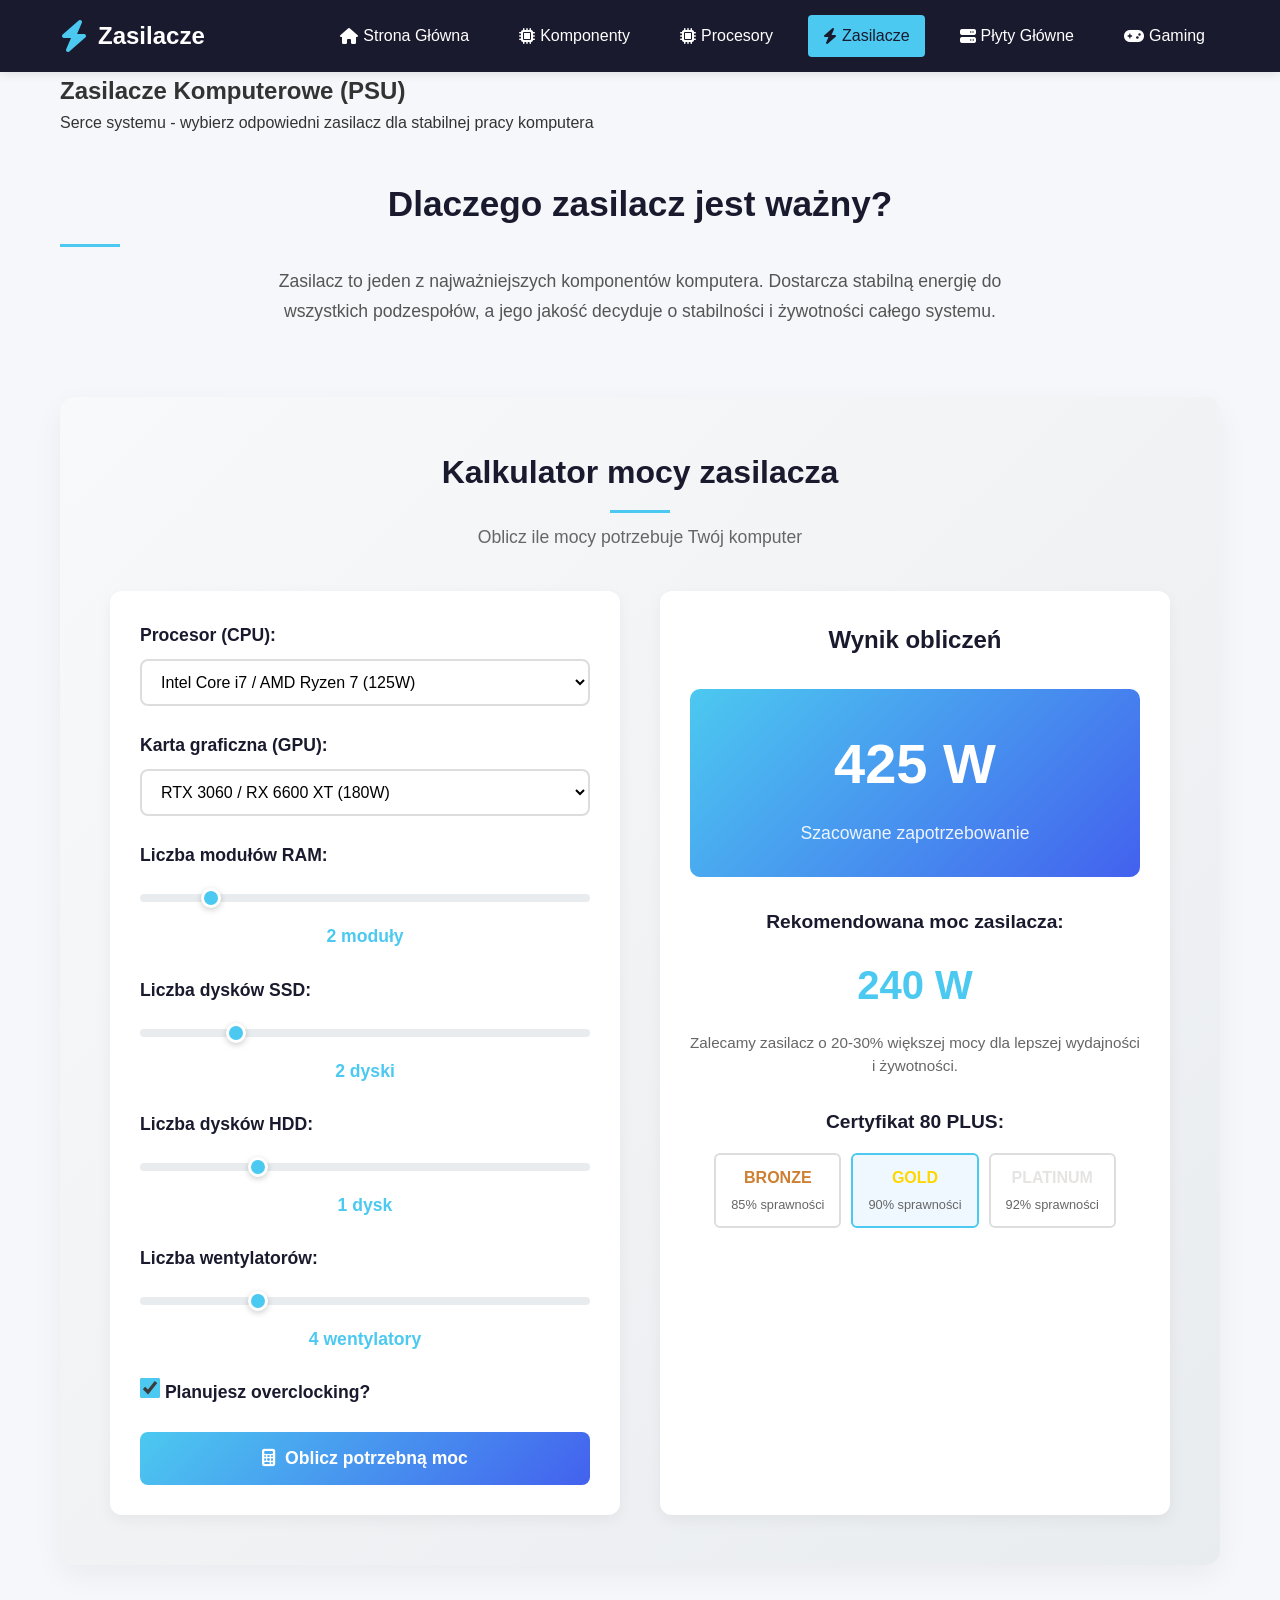
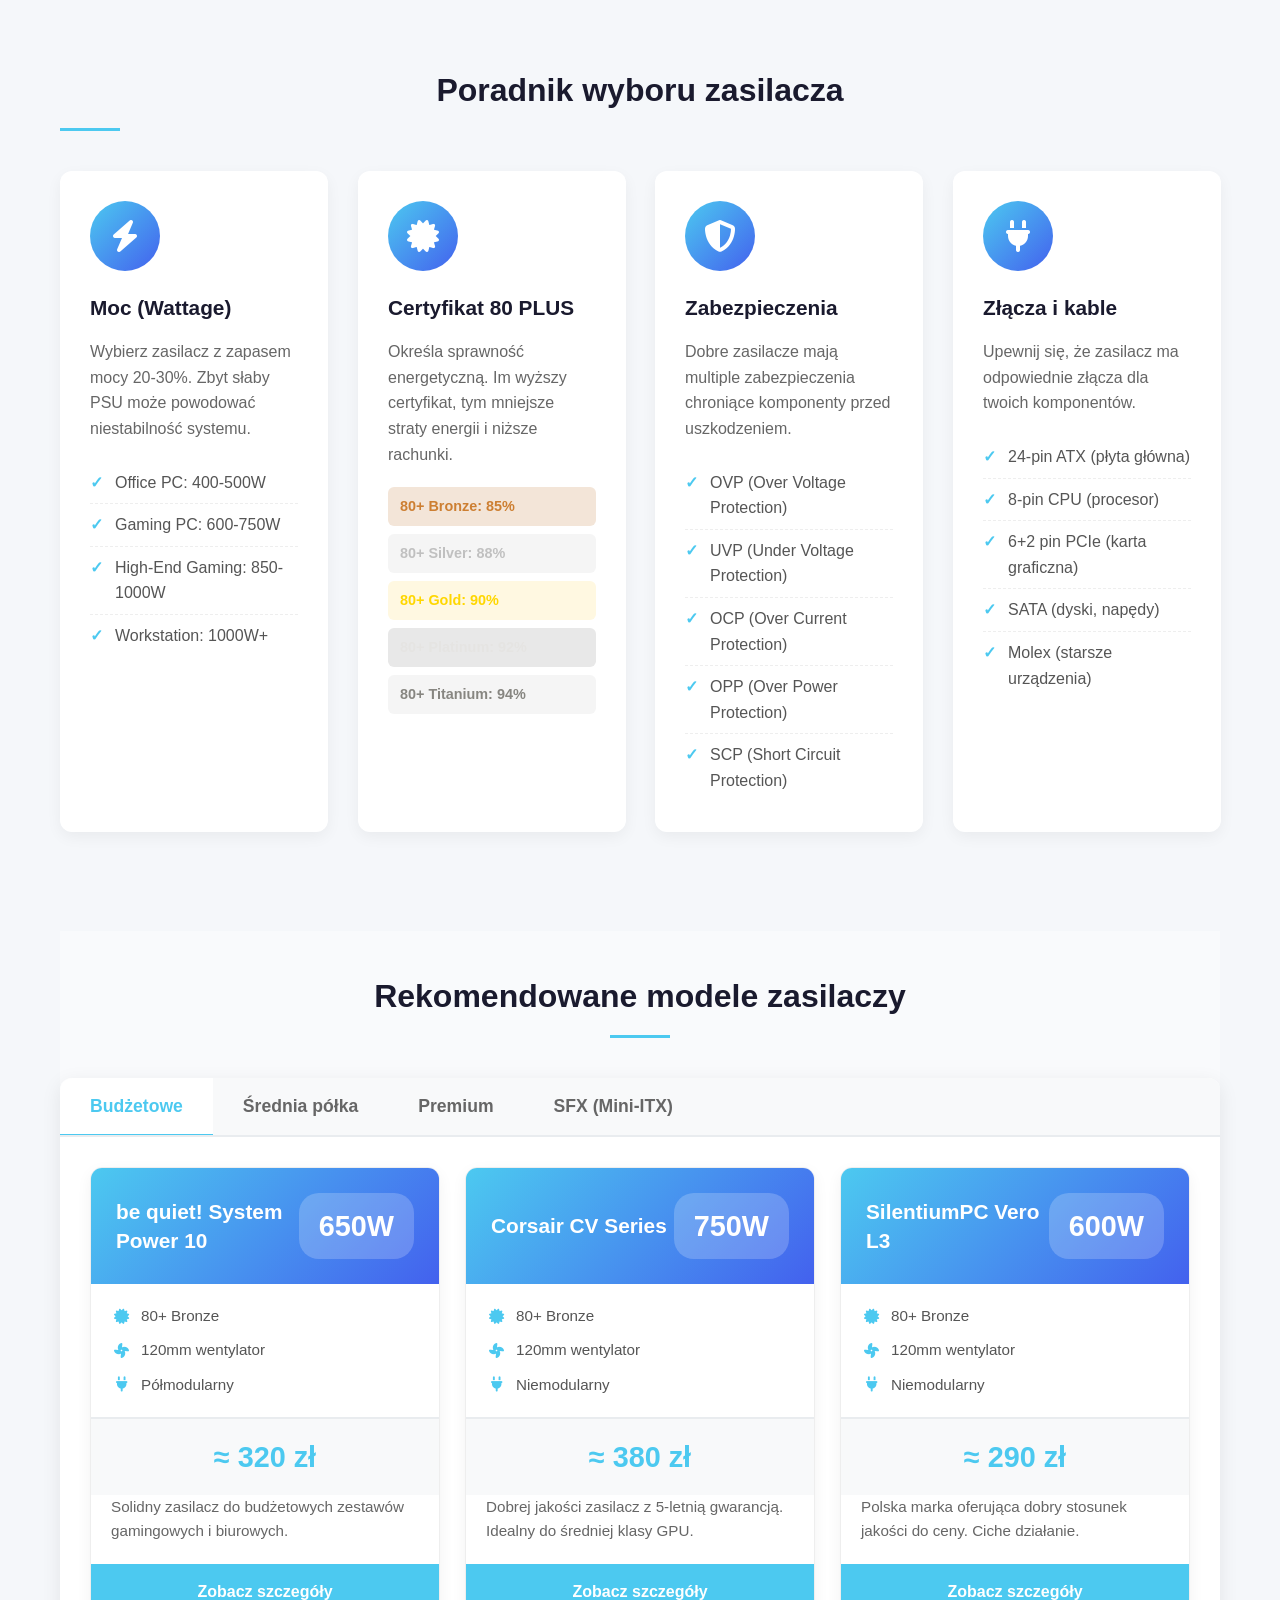
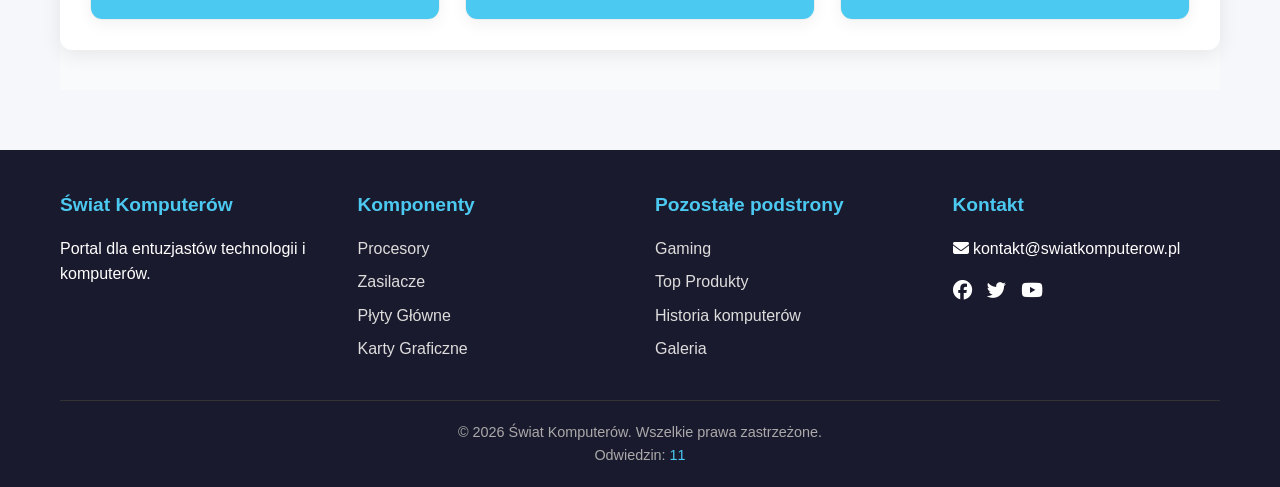
<file: zasilacze.html>
<!DOCTYPE html>
<html lang="pl">
<head>
    <meta charset="UTF-8">
    <meta name="viewport" content="width=device-width, initial-scale=1.0">
    <title>Zasilacze - Świat Komputerów</title>
    <link rel="stylesheet" href="css/main.css">
    <link rel="stylesheet" href="css/zasilacze.css">
    <link rel="stylesheet" href="https://cdnjs.cloudflare.com/ajax/libs/font-awesome/6.4.0/css/all.min.css">
    <link rel="icon" type="image/x-icon" href="images/Designer (11).png">
</head>
<body>
    <header>
        <div class="container">
            <div class="logo">
                <i class="fas fa-bolt"></i>
                <h1>Zasilacze</h1>
            </div>
            <nav>
                <ul class="nav-menu">
                    <li><a href="index.html"><i class="fas fa-home"></i> Strona Główna</a></li>
                    <li><a href="komponenty.html"><i class="fas fa-microchip"></i> Komponenty</a></li>
                    <li><a href="procesory.html"><i class="fas fa-microchip"></i> Procesory</a></li>
                    <li><a href="zasilacze.html" class="active"><i class="fas fa-bolt"></i> Zasilacze</a></li>
                    <li><a href="plyty-glowne.html"><i class="fas fa-server"></i> Płyty Główne</a></li>
                    <li><a href="gaming.html"><i class="fas fa-gamepad"></i> Gaming</a></li>
                </ul>
                <div class="hamburger" id="hamburger">
                    <i class="fas fa-bars"></i>
                </div>
            </nav>
        </div>
    </header>

    <section class="page-hero">
        <div class="container">
            <h2>Zasilacze Komputerowe (PSU)</h2>
            <p>Serce systemu - wybierz odpowiedni zasilacz dla stabilnej pracy komputera</p>
        </div>
    </section>

    <main class="container">
        <section class="psu-intro">
            <h2>Dlaczego zasilacz jest ważny?</h2>
            <p>Zasilacz to jeden z najważniejszych komponentów komputera. Dostarcza stabilną energię do wszystkich podzespołów, a jego jakość decyduje o stabilności i żywotności całego systemu.</p>
        </section>

        <section class="psu-calculator">
            <h2>Kalkulator mocy zasilacza</h2>
            <p>Oblicz ile mocy potrzebuje Twój komputer</p>
            
            <div class="calculator-container">
                <div class="calculator-inputs">
                    <div class="calc-component">
                        <label for="cpu-power">Procesor (CPU):</label>
                        <select id="cpu-power">
                            <option value="65">Intel Core i3 / AMD Ryzen 3 (65W)</option>
                            <option value="95">Intel Core i5 / AMD Ryzen 5 (95W)</option>
                            <option value="125" selected>Intel Core i7 / AMD Ryzen 7 (125W)</option>
                            <option value="150">Intel Core i9 / AMD Ryzen 9 (150W)</option>
                            <option value="250">Intel Core i9 Extreme / AMD Threadripper (250W)</option>
                        </select>
                    </div>
                    
                    <div class="calc-component">
                        <label for="gpu-power">Karta graficzna (GPU):</label>
                        <select id="gpu-power">
                            <option value="75">Zintegrowana / GTX 1050 (75W)</option>
                            <option value="120">GTX 1660 / RX 5500 (120W)</option>
                            <option value="180" selected>RTX 3060 / RX 6600 XT (180W)</option>
                            <option value="250">RTX 4070 / RX 6800 (250W)</option>
                            <option value="320">RTX 4080 / RX 7900 XT (320W)</option>
                            <option value="450">RTX 4090 / RX 7900 XTX (450W)</option>
                        </select>
                    </div>
                    
                    <div class="calc-component">
                        <label for="ram-count">Liczba modułów RAM:</label>
                        <input type="range" id="ram-count" min="1" max="8" value="2">
                        <span id="ram-value">2 moduły</span>
                    </div>
                    
                    <div class="calc-component">
                        <label for="ssd-count">Liczba dysków SSD:</label>
                        <input type="range" id="ssd-count" min="1" max="6" value="2">
                        <span id="ssd-value">2 dyski</span>
                    </div>
                    
                    <div class="calc-component">
                        <label for="hdd-count">Liczba dysków HDD:</label>
                        <input type="range" id="hdd-count" min="0" max="4" value="1">
                        <span id="hdd-value">1 dysk</span>
                    </div>
                    
                    <div class="calc-component">
                        <label for="fans-count">Liczba wentylatorów:</label>
                        <input type="range" id="fans-count" min="2" max="10" value="4">
                        <span id="fans-value">4 wentylatory</span>
                    </div>
                    
                    <div class="calc-component">
                        <label>
                            <input type="checkbox" id="overclock" checked>
                            Planujesz overclocking?
                        </label>
                    </div>
                    
                    <button id="calculate-power" class="btn-calc">
                        <i class="fas fa-calculator"></i> Oblicz potrzebną moc
                    </button>
                </div>
                
                <div class="calculator-result">
                    <div class="result-card">
                        <h3>Wynik obliczeń</h3>
                        <div class="power-result">
                            <div class="power-value">0 W</div>
                            <div class="power-label">Szacowane zapotrzebowanie</div>
                        </div>
                        <div class="recommendation">
                            <h4>Rekomendowana moc zasilacza:</h4>
                            <div class="rec-value">0 W</div>
                            <p class="rec-note">Zalecamy zasilacz o 20-30% większej mocy dla lepszej wydajności i żywotności.</p>
                        </div>
                        <div class="efficiency-info">
                            <h4>Certyfikat 80 PLUS:</h4>
                            <div class="efficiency-badges">
                                <div class="efficiency-badge" data-level="bronze">
                                    <span>BRONZE</span>
                                    <small>85% sprawności</small>
                                </div>
                                <div class="efficiency-badge active" data-level="gold">
                                    <span>GOLD</span>
                                    <small>90% sprawności</small>
                                </div>
                                <div class="efficiency-badge" data-level="platinum">
                                    <span>PLATINUM</span>
                                    <small>92% sprawności</small>
                                </div>
                            </div>
                        </div>
                    </div>
                </div>
            </div>
        </section>

        <section class="psu-guide">
            <h2>Poradnik wyboru zasilacza</h2>
            <div class="guide-grid">
                <div class="guide-card">
                    <div class="guide-icon">
                        <i class="fas fa-bolt"></i>
                    </div>
                    <h3>Moc (Wattage)</h3>
                    <p>Wybierz zasilacz z zapasem mocy 20-30%. Zbyt słaby PSU może powodować niestabilność systemu.</p>
                    <ul>
                        <li>Office PC: 400-500W</li>
                        <li>Gaming PC: 600-750W</li>
                        <li>High-End Gaming: 850-1000W</li>
                        <li>Workstation: 1000W+</li>
                    </ul>
                </div>
                
                <div class="guide-card">
                    <div class="guide-icon">
                        <i class="fas fa-certificate"></i>
                    </div>
                    <h3>Certyfikat 80 PLUS</h3>
                    <p>Określa sprawność energetyczną. Im wyższy certyfikat, tym mniejsze straty energii i niższe rachunki.</p>
                    <div class="efficiency-levels">
                        <span class="level bronze">80+ Bronze: 85%</span>
                        <span class="level silver">80+ Silver: 88%</span>
                        <span class="level gold">80+ Gold: 90%</span>
                        <span class="level platinum">80+ Platinum: 92%</span>
                        <span class="level titanium">80+ Titanium: 94%</span>
                    </div>
                </div>
                
                <div class="guide-card">
                    <div class="guide-icon">
                        <i class="fas fa-shield-alt"></i>
                    </div>
                    <h3>Zabezpieczenia</h3>
                    <p>Dobre zasilacze mają multiple zabezpieczenia chroniące komponenty przed uszkodzeniem.</p>
                    <ul>
                        <li>OVP (Over Voltage Protection)</li>
                        <li>UVP (Under Voltage Protection)</li>
                        <li>OCP (Over Current Protection)</li>
                        <li>OPP (Over Power Protection)</li>
                        <li>SCP (Short Circuit Protection)</li>
                    </ul>
                </div>
                
                <div class="guide-card">
                    <div class="guide-icon">
                        <i class="fas fa-plug"></i>
                    </div>
                    <h3>Złącza i kable</h3>
                    <p>Upewnij się, że zasilacz ma odpowiednie złącza dla twoich komponentów.</p>
                    <ul>
                        <li>24-pin ATX (płyta główna)</li>
                        <li>8-pin CPU (procesor)</li>
                        <li>6+2 pin PCIe (karta graficzna)</li>
                        <li>SATA (dyski, napędy)</li>
                        <li>Molex (starsze urządzenia)</li>
                    </ul>
                </div>
            </div>
        </section>

        <section class="psu-recommendations">
            <h2>Rekomendowane modele zasilaczy</h2>
            <div class="recommendation-tabs">
                <div class="rec-tab-buttons">
                    <button class="rec-tab-btn active" data-category="budget">Budżetowe</button>
                    <button class="rec-tab-btn" data-category="midrange">Średnia półka</button>
                    <button class="rec-tab-btn" data-category="premium">Premium</button>
                    <button class="rec-tab-btn" data-category="sfx">SFX (Mini-ITX)</button>
                </div>
                
                <div class="rec-tab-content active" id="rec-budget">
                    <div class="psu-models-grid">
                        <!-- Modele budżetowe -->
                        <div class="psu-model-card">
                            <div class="psu-model-header">
                                <h3>be quiet! System Power 10</h3>
                                <div class="psu-wattage">650W</div>
                            </div>
                            <div class="psu-model-specs">
                                <span class="spec"><i class="fas fa-certificate"></i> 80+ Bronze</span>
                                <span class="spec"><i class="fas fa-fan"></i> 120mm wentylator</span>
                                <span class="spec"><i class="fas fa-plug"></i> Półmodularny</span>
                            </div>
                            <div class="psu-model-price">≈ 320 zł</div>
                            <div class="psu-model-desc">
                                Solidny zasilacz do budżetowych zestawów gamingowych i biurowych.
                            </div>
                            <a href="#" class="psu-model-more">Zobacz szczegóły</a>
                        </div>
                        
                        <div class="psu-model-card">
                            <div class="psu-model-header">
                                <h3>Corsair CV Series</h3>
                                <div class="psu-wattage">750W</div>
                            </div>
                            <div class="psu-model-specs">
                                <span class="spec"><i class="fas fa-certificate"></i> 80+ Bronze</span>
                                <span class="spec"><i class="fas fa-fan"></i> 120mm wentylator</span>
                                <span class="spec"><i class="fas fa-plug"></i> Niemodularny</span>
                            </div>
                            <div class="psu-model-price">≈ 380 zł</div>
                            <div class="psu-model-desc">
                                Dobrej jakości zasilacz z 5-letnią gwarancją. Idealny do średniej klasy GPU.
                            </div>
                            <a href="#" class="psu-model-more">Zobacz szczegóły</a>
                        </div>
                        
                        <div class="psu-model-card">
                            <div class="psu-model-header">
                                <h3>SilentiumPC Vero L3</h3>
                                <div class="psu-wattage">600W</div>
                            </div>
                            <div class="psu-model-specs">
                                <span class="spec"><i class="fas fa-certificate"></i> 80+ Bronze</span>
                                <span class="spec"><i class="fas fa-fan"></i> 120mm wentylator</span>
                                <span class="spec"><i class="fas fa-plug"></i> Niemodularny</span>
                            </div>
                            <div class="psu-model-price">≈ 290 zł</div>
                            <div class="psu-model-desc">
                                Polska marka oferująca dobry stosunek jakości do ceny. Ciche działanie.
                            </div>
                            <a href="#" class="psu-model-more">Zobacz szczegóły</a>
                        </div>
                    </div>
                </div>
                
                <div class="rec-tab-content" id="rec-midrange">
                    <div class="psu-models-grid">
                        <!-- Modele średniej półki -->
                        <div class="psu-model-card">
                            <div class="psu-model-header">
                                <h3>Corsair RM750x</h3>
                                <div class="psu-wattage">750W</div>
                            </div>
                            <div class="psu-model-specs">
                                <span class="spec"><i class="fas fa-certificate"></i> 80+ Gold</span>
                                <span class="spec"><i class="fas fa-fan"></i> 135mm wentylator</span>
                                <span class="spec"><i class="fas fa-plug"></i> Pełni modularny</span>
                            </div>
                            <div class="psu-model-price">≈ 550 zł</div>
                            <div class="psu-model-desc">
                                Kultowy zasilacz wśród entuzjastów. Doskonała jakość i 10-letnia gwarancja.
                            </div>
                            <a href="#" class="psu-model-more">Zobacz szczegóły</a>
                        </div>
                        
                        <div class="psu-model-card">
                            <div class="psu-model-header">
                                <h3>be quiet! Straight Power 11</h3>
                                <div class="psu-wattage>850W</div>
                            </div>
                            <div class="psu-model-specs">
                                <span class="spec"><i class="fas fa-certificate"></i> 80+ Gold</span>
                                <span class="spec"><i class="fas fa-fan"></i> 135mm wentylator</span>
                                <span class="spec"><i class="fas fa-plug"></i> Pełni modularny</span>
                            </div>
                            <div class="psu-model-price">≈ 620 zł</div>
                            <div class="psu-model-desc">
                                Niezwykle cichy i wydajny. Idealny do high-end systemów gamingowych.
                            </div>
                            <a href="#" class="psu-model-more">Zobacz szczegóły</a>
                        </div>
                        
                        <div class="psu-model-card">
                            <div class="psu-model-header">
                                <h3>Seasonic Focus GX</h3>
                                <div class="psu-wattage">850W</div>
                            </div>
                            <div class="psu-model-specs">
                                <span class="spec"><i class="fas fa-certificate"></i> 80+ Gold</span>
                                <span class="spec"><i class="fas fa-fan"></i> 120mm wentylator</span>
                                <span class="spec"><i class="fas fa-plug"></i> Pełni modularny</span>
                            </div>
                            <div class="psu-model-price">≈ 600 zł</div>
                            <div class="psu-model-desc">
                                Jeden z najlepszych zasilaczy w swojej klasie. Doskonała stabilność napięć.
                            </div>
                            <a href="#" class="psu-model-more">Zobacz szczegóły</a>
                        </div>
                    </div>
                </div>
            </div>
        </section>
    </main>

    <footer>
        <div class="container">
            <div class="footer-content">
                <div class="footer-section">
                    <h3>Świat Komputerów</h3>
                    <p>Portal dla entuzjastów technologii i komputerów.</p>
                </div>
                <div class="footer-section">
                    <h3>Komponenty</h3>
                    <ul>
                        <li><a href="procesory.html">Procesory</a></li>
                        <li><a href="zasilacze.html" class="active">Zasilacze</a></li>
                        <li><a href="plyty-glowne.html">Płyty Główne</a></li>
                        <li><a href="karty-graficzne.html">Karty Graficzne</a></li>
                    </ul>
                </div>
                <div class="footer-section">
                    <h3>Pozostałe podstrony</h3>
                    <ul>
                        <li><a href="gaming.html">Gaming</a></li>
                        <li><a href="top-produkty.html">Top Produkty</a></li>
                        <li><a href="historia.html">Historia komputerów</a></li>
                        <li><a href="galeria.html">Galeria</a></li>
                    </ul>
                </div>
                <div class="footer-section">
                    <h3>Kontakt</h3>
                    <p><i class="fas fa-envelope"></i> kontakt@swiatkomputerow.pl</p>
                    <div class="social-icons">
                        <a href="#"><i class="fab fa-facebook"></i></a>
                        <a href="#"><i class="fab fa-twitter"></i></a>
                        <a href="#"><i class="fab fa-youtube"></i></a>
                    </div>
                </div>
            </div>
            <div class="footer-bottom">
                <p>&copy; 2023 Świat Komputerów. Wszelkie prawa zastrzeżone.</p>
                <p>Odwiedzin: <span id="visit-counter">0</span></p>
            </div>
        </div>
    </footer>

    <script src="js/main.js"></script>
    <script src="js/zasilacze.js"></script>
</body>
</html>
</file>
<file: css/main.css>
/* Reset i podstawowe style */
* {
    margin: 0;
    padding: 0;
    box-sizing: border-box;
}

body {
    font-family: 'Segoe UI', Tahoma, Geneva, Verdana, sans-serif;
    line-height: 1.6;
    color: #333;
    background-color: #f5f7fa;
}

.container {
    width: 100%;
    max-width: 1200px;
    margin: 0 auto;
    padding: 0 20px;
}

/* Nagłówek */
header {
    background-color: #1a1a2e;
    color: white;
    padding: 15px 0;
    box-shadow: 0 2px 10px rgba(0, 0, 0, 0.1);
    position: sticky;
    top: 0;
    z-index: 1000;
}

header .container {
    display: flex;
    justify-content: space-between;
    align-items: center;
}

.logo {
    display: flex;
    align-items: center;
    gap: 10px;
}

.logo i {
    font-size: 2rem;
    color: #4cc9f0;
}

.logo h1 {
    font-size: 1.5rem;
}

/* Nawigacja */
.nav-menu {
    display: flex;
    list-style: none;
    gap: 20px;
}

.nav-menu li a {
    color: white;
    text-decoration: none;
    padding: 8px 15px;
    border-radius: 4px;
    transition: all 0.3s ease;
    display: flex;
    align-items: center;
    gap: 5px;
}

.nav-menu li a:hover, .nav-menu li a.active {
    background-color: #4cc9f0;
    color: #1a1a2e;
}

.hamburger {
    display: none;
    font-size: 1.5rem;
    cursor: pointer;
}

/* Stopka */
footer {
    background-color: #1a1a2e;
    color: white;
    padding: 40px 0 20px;
    margin-top: 40px;
}

.footer-content {
    display: grid;
    grid-template-columns: repeat(auto-fit, minmax(200px, 1fr));
    gap: 30px;
    margin-bottom: 30px;
}

.footer-section h3 {
    color: #4cc9f0;
    margin-bottom: 15px;
    font-size: 1.2rem;
}

.footer-section p {
    margin-bottom: 10px;
}

.footer-section ul {
    list-style: none;
}

.footer-section ul li {
    margin-bottom: 8px;
}

.footer-section ul li a {
    color: #ddd;
    text-decoration: none;
    transition: color 0.3s;
}

.footer-section ul li a:hover {
    color: #4cc9f0;
}

.social-icons {
    display: flex;
    gap: 15px;
    margin-top: 15px;
}

.social-icons a {
    color: white;
    font-size: 1.2rem;
    transition: color 0.3s;
}

.social-icons a:hover {
    color: #4cc9f0;
}

.footer-bottom {
    text-align: center;
    padding-top: 20px;
    border-top: 1px solid #333;
    color: #aaa;
    font-size: 0.9rem;
}

/* Responsywność */
@media (max-width: 768px) {
    .nav-menu {
        display: none;
        position: absolute;
        top: 70px;
        left: 0;
        width: 100%;
        background-color: #1a1a2e;
        flex-direction: column;
        padding: 20px;
        box-shadow: 0 5px 10px rgba(0, 0, 0, 0.1);
    }
    
    .nav-menu.active {
        display: flex;
    }
    
    .hamburger {
        display: block;
    }
    
    .footer-content {
        grid-template-columns: 1fr;
    }
}

/* Dodajmy na koniec pliku main.css */

/* Animacje dla kart */
.feature-card, .product-card, .history-card, .component-card, .gaming-card {
    opacity: 1; /* Domyślnie widoczne, JS zmienia na 0 */
    transform: translateY(0); /* Domyślnie na miejscu, JS zmienia */
}

/* Płynne przewijanie dla wszystkich linków */
html {
    scroll-behavior: smooth;
}

/* Styl dla rozwiniętej treści */
.expandable-content {
    max-height: 0;
    overflow: hidden;
    transition: max-height 0.5s ease;
}

.expandable-content.expanded {
    max-height: 1000px; /* Wystarczająco duża wartość */
}

/* Responsywność dla animacji */
@media (prefers-reduced-motion: reduce) {
    html {
        scroll-behavior: auto;
    }
    
    .feature-card, .product-card, .history-card, .component-card, .gaming-card,
    .gallery-item img {
        transition: none !important;
    }
}

/* DODATKOWE STYLE DLA ANIMACJI */

/* Resetujemy transition dla animowanych kart */
.animated-card {
    transition: opacity 0.6s ease, transform 0.6s ease !important;
}

/* Domyślny styl dla wszystkich kart */
.feature-card, .product-card, .history-card, 
.component-card, .gaming-card, .info-card,
.article-card, .tech-card {
    opacity: 1; /* Domyślnie widoczne */
    transform: translateY(0);
    will-change: transform, opacity; /* Optymalizacja animacji */
}

/* Płynne przewijanie */
@media (prefers-reduced-motion: no-preference) {
    html {
        scroll-behavior: smooth;
    }
}

/* Klasy pomocnicze dla rozwijanej treści */
.expandable-content {
    max-height: 0;
    overflow: hidden;
    transition: max-height 0.5s ease-out;
}

.expandable-content.expanded {
    max-height: 1000px;
    transition: max-height 0.8s ease-in;
}

/* Efekt ładowania strony */
@keyframes pageLoad {
    from { opacity: 0; }
    to { opacity: 1; }
}

body {
    animation: pageLoad 0.5s ease-out;
}

/* Styl dla kart podczas animacji */
.card-loading {
    opacity: 0 !important;
    transform: translateY(30px) !important;
}

/* DODATKOWE STYLE DLA UNIWERSALNEJ ANIMACJI KART */

/* Reset dla animowanych elementów */
.js-animated {
    opacity: 1 !important; /* Nadpisane przez JS, ale backup */
    transform: translateY(0) !important;
}

/* Płynne przejścia dla wszystkich potencjalnych kart */
.feature-card, .product-card, .history-card, 
.component-card, .gaming-card, .info-card,
.article-card, .tech-card, .fact-card,
.gallery-item, .auto-detected-card,
.features-grid > div, .gallery-grid > div,
.facts-grid > div, .history-timeline > div {
    transition: opacity 0.8s cubic-bezier(0.4, 0, 0.2, 1), 
                transform 0.8s cubic-bezier(0.4, 0, 0.2, 1) !important;
}

/* Gwarantujemy, że po animacji karty są widoczne */
.js-animated-complete {
    opacity: 1 !important;
    transform: translateY(0) !important;
}

/* Efekt hover dla kart */
.feature-card:hover, .product-card:hover, .history-card:hover,
.component-card:hover, .gaming-card:hover, .info-card:hover,
.article-card:hover, .tech-card:hover, .fact-card:hover {
    transition: transform 0.3s ease, box-shadow 0.3s ease !important;
}

/* Płynne przewijanie dla wszystkich stron */
@media (prefers-reduced-motion: no-preference) {
    html {
        scroll-behavior: smooth;
        scroll-padding-top: 80px; /* Uwzględnij wysokość nagłówka */
    }
}

/* Animacja dla sekcji */
@keyframes fadeInUp {
    from {
        opacity: 0;
        transform: translateY(30px);
    }
    to {
        opacity: 1;
        transform: translateY(0);
    }
}

/* Klasy pomocnicze do ręcznej animacji */
.animate-on-scroll {
    animation: fadeInUp 0.8s cubic-bezier(0.4, 0, 0.2, 1) both;
}

.delay-1 { animation-delay: 0.1s; }
.delay-2 { animation-delay: 0.2s; }
.delay-3 { animation-delay: 0.3s; }
.delay-4 { animation-delay: 0.4s; }

/* Globalne style dla lepszego UX */
main section {
    padding: 40px 0;
}

main section:nth-child(even) {
    background-color: #f9fafc;
}

main section h2 {
    margin-bottom: 30px;
    position: relative;
    padding-bottom: 15px;
}

main section h2:after {
    content: '';
    position: absolute;
    bottom: 0;
    left: 0;
    width: 60px;
    height: 3px;
    background-color: #4cc9f0;
}

main section:nth-child(even) h2:after {
    left: 50%;
    transform: translateX(-50%);
}

/* Dodatkowe style dla animacji */

@keyframes floatUp {
    from {
        opacity: 0;
        transform: translateY(40px);
    }
    to {
        opacity: 1;
        transform: translateY(0);
    }
}

@keyframes fadeIn {
    from {
        opacity: 0;
    }
    to {
        opacity: 1;
    }
}

.animate-float-up {
    animation: floatUp 0.8s ease-out forwards;
}

.animate-fade-in {
    animation: fadeIn 0.6s ease-out forwards;
}

/* Smooth transitions for all interactive elements */
button, 
input, 
select, 
.answer-option,
.category-card,
.tech-card,
.expert-card {
    transition: all 0.3s cubic-bezier(0.4, 0, 0.2, 1) !important;
}

/* Better focus styles for accessibility */
button:focus,
input:focus,
select:focus,
a:focus {
    outline: 2px solid #4cc9f0;
    outline-offset: 2px;
}

/* Print styles for porady page */
@media print {
    .advice-accordion .accordion-content {
        max-height: none !important;
        display: block !important;
    }
    
    .accordion-item {
        break-inside: avoid;
    }
    
    .quiz-container,
    .carousel-controls,
    .simulation-controls {
        display: none !important;
    }
}
</file>
<file: css/dyski.css>
/* Styl dla strony dyski.html */

/* Storage intro */
.storage-intro {
    text-align: center;
    padding: 40px 0;
    margin-bottom: 30px;
}

.storage-intro h2 {
    font-size: 2.2rem;
    color: #1a1a2e;
    margin-bottom: 20px;
}

.storage-intro p {
    font-size: 1.1rem;
    color: #555;
    max-width: 800px;
    margin: 0 auto;
    line-height: 1.7;
}

/* Storage Calculator */
.storage-calculator {
    background: linear-gradient(135deg, #f8f9fa 0%, #e9ecef 100%);
    padding: 50px;
    border-radius: 15px;
    margin-bottom: 60px;
    box-shadow: 0 10px 30px rgba(0, 0, 0, 0.05);
}

.storage-calculator h2 {
    text-align: center;
    color: #1a1a2e;
    margin-bottom: 10px;
    font-size: 2rem;
}

.storage-calculator > p {
    text-align: center;
    color: #666;
    margin-bottom: 40px;
    font-size: 1.1rem;
}

.calculator-container {
    display: grid;
    grid-template-columns: 1fr 1fr;
    gap: 40px;
    max-width: 1200px;
    margin: 0 auto;
}

.calculator-inputs {
    background: white;
    padding: 30px;
    border-radius: 12px;
    box-shadow: 0 5px 15px rgba(0, 0, 0, 0.05);
}

.calc-component {
    margin-bottom: 25px;
}

.calc-component label {
    display: block;
    margin-bottom: 10px;
    font-weight: 600;
    color: #1a1a2e;
    font-size: 1.1rem;
    display: flex;
    align-items: center;
    gap: 8px;
}

.calc-component label i {
    color: #4cc9f0;
}

.calc-component select {
    width: 100%;
    padding: 12px 15px;
    border: 2px solid #ddd;
    border-radius: 8px;
    font-size: 1rem;
    background: white;
    transition: border-color 0.3s;
}

.calc-component select:focus {
    border-color: #4cc9f0;
    outline: none;
}

.games-checklist,
.media-checklist {
    display: grid;
    grid-template-columns: 1fr;
    gap: 10px;
    background: #f8f9fa;
    padding: 15px;
    border-radius: 8px;
    border: 1px solid #e9ecef;
}

.games-checklist label,
.media-checklist label {
    display: flex;
    align-items: center;
    gap: 8px;
    font-weight: normal;
    font-size: 0.95rem;
    cursor: pointer;
    padding: 5px;
    border-radius: 4px;
    transition: background 0.3s;
}

.games-checklist label:hover,
.media-checklist label:hover {
    background: rgba(76, 201, 240, 0.1);
}

.games-checklist input[type="checkbox"],
.media-checklist input[type="checkbox"] {
    width: 18px;
    height: 18px;
    accent-color: #4cc9f0;
}

.calc-component input[type="range"] {
    width: 100%;
    margin: 15px 0;
    -webkit-appearance: none;
    appearance: none;
    height: 8px;
    background: #e9ecef;
    border-radius: 4px;
    outline: none;
}

.calc-component input[type="range"]::-webkit-slider-thumb {
    -webkit-appearance: none;
    width: 20px;
    height: 20px;
    background: #4cc9f0;
    border-radius: 50%;
    cursor: pointer;
    border: 3px solid white;
    box-shadow: 0 2px 6px rgba(0, 0, 0, 0.2);
}

#future-proof-value {
    display: block;
    text-align: center;
    font-weight: bold;
    color: #4cc9f0;
    font-size: 1.1rem;
    margin-top: 5px;
}

.btn-calc {
    width: 100%;
    padding: 16px;
    background: linear-gradient(135deg, #4cc9f0, #4361ee);
    color: white;
    border: none;
    border-radius: 8px;
    font-size: 1.1rem;
    font-weight: 600;
    cursor: pointer;
    transition: transform 0.3s, box-shadow 0.3s;
    display: flex;
    align-items: center;
    justify-content: center;
    gap: 10px;
    margin-top: 20px;
}

.btn-calc:hover {
    transform: translateY(-3px);
    box-shadow: 0 10px 20px rgba(76, 201, 240, 0.3);
}

.calculator-result {
    background: white;
    padding: 30px;
    border-radius: 12px;
    box-shadow: 0 5px 15px rgba(0, 0, 0, 0.05);
}

.result-card {
    text-align: center;
}

.result-card h3 {
    color: #1a1a2e;
    margin-bottom: 30px;
    font-size: 1.5rem;
}

.storage-result {
    background: linear-gradient(135deg, #4cc9f0, #4361ee);
    padding: 30px;
    border-radius: 10px;
    margin-bottom: 30px;
    color: white;
}

.storage-value {
    font-size: 3.5rem;
    font-weight: bold;
    margin-bottom: 10px;
}

.storage-label {
    font-size: 1.1rem;
    opacity: 0.9;
}

.configuration-recommendation {
    margin-bottom: 30px;
}

.configuration-recommendation h4 {
    color: #1a1a2e;
    margin-bottom: 20px;
    font-size: 1.2rem;
}

.config-option {
    background: #f8f9fa;
    padding: 15px;
    border-radius: 8px;
    margin-bottom: 15px;
    border-left: 4px solid #4cc9f0;
    text-align: left;
    display: grid;
    grid-template-columns: 1fr 1fr 2fr;
    gap: 15px;
    align-items: center;
}

.config-type {
    font-weight: bold;
    color: #1a1a2e;
    font-size: 1.1rem;
}

.config-size {
    font-size: 1.2rem;
    font-weight: bold;
    color: #4cc9f0;
}

.config-desc {
    color: #666;
    font-size: 0.9rem;
}

.performance-tip {
    background: #e8f5e9;
    padding: 20px;
    border-radius: 8px;
    border-left: 4px solid #4caf50;
    text-align: left;
}

.performance-tip h5 {
    color: #2e7d32;
    margin-bottom: 10px;
    font-size: 1.1rem;
}

.performance-tip p {
    color: #2e7d32;
    margin: 0;
    line-height: 1.5;
    font-size: 0.95rem;
}

/* Storage Types */
.storage-types {
    margin-bottom: 60px;
}

.storage-types h2 {
    text-align: center;
    font-size: 2rem;
    color: #1a1a2e;
    margin-bottom: 40px;
}

.types-comparison {
    display: grid;
    grid-template-columns: repeat(auto-fit, minmax(300px, 1fr));
    gap: 30px;
}

.type-card {
    background: white;
    border-radius: 12px;
    overflow: hidden;
    box-shadow: 0 5px 20px rgba(0, 0, 0, 0.08);
    transition: transform 0.3s ease;
    opacity: 0;
    transform: translateY(30px);
}

.type-card:hover {
    transform: translateY(-10px);
}

.type-card.hdd {
    border-top: 5px solid #6c757d;
}

.type-card.ssd {
    border-top: 5px solid #4cc9f0;
}

.type-card.nvme {
    border-top: 5px solid #4361ee;
}

.type-header {
    padding: 30px;
    text-align: center;
    color: white;
    position: relative;
}

.type-card.hdd .type-header {
    background: linear-gradient(135deg, #6c757d, #495057);
}

.type-card.ssd .type-header {
    background: linear-gradient(135deg, #4cc9f0, #3aa8cc);
}

.type-card.nvme .type-header {
    background: linear-gradient(135deg, #4361ee, #3a56d4);
}

.type-icon {
    width: 70px;
    height: 70px;
    background: rgba(255, 255, 255, 0.2);
    border-radius: 50%;
    display: flex;
    align-items: center;
    justify-content: center;
    margin: 0 auto 15px;
    font-size: 2rem;
}

.type-header h3 {
    font-size: 1.8rem;
    margin-bottom: 5px;
}

.type-subtitle {
    font-size: 0.9rem;
    opacity: 0.9;
}

.type-specs {
    padding: 25px;
}

.spec {
    display: flex;
    justify-content: space-between;
    padding: 12px 0;
    border-bottom: 1px dashed #eee;
}

.spec:last-child {
    border-bottom: none;
}

.spec-label {
    color: #666;
    font-weight: 600;
}

.spec-value {
    color: #1a1a2e;
    font-weight: bold;
}

.type-pros-cons {
    padding: 0 25px 25px;
    display: grid;
    grid-template-columns: 1fr 1fr;
    gap: 20px;
}

.pros h4,
.cons h4 {
    font-size: 1.1rem;
    margin-bottom: 10px;
    padding-bottom: 5px;
    border-bottom: 2px solid;
}

.pros h4 {
    color: #28a745;
    border-bottom-color: #28a745;
}

.cons h4 {
    color: #dc3545;
    border-bottom-color: #dc3545;
}

.pros ul,
.cons ul {
    list-style: none;
    padding-left: 0;
    font-size: 0.9rem;
}

.pros li {
    padding: 5px 0;
    padding-left: 20px;
    position: relative;
    color: #28a745;
}

.pros li:before {
    content: "✓";
    position: absolute;
    left: 0;
    font-weight: bold;
}

.cons li {
    padding: 5px 0;
    padding-left: 20px;
    position: relative;
    color: #dc3545;
}

.cons li:before {
    content: "✗";
    position: absolute;
    left: 0;
    font-weight: bold;
}

.type-recommendation {
    padding: 20px 25px;
    background: #f8f9fa;
    border-top: 2px solid #e9ecef;
    font-size: 0.95rem;
    color: #666;
}

.type-recommendation strong {
    color: #1a1a2e;
}

/* Storage Formats */
.storage-formats {
    margin-bottom: 60px;
}

.storage-formats h2 {
    text-align: center;
    font-size: 2rem;
    color: #1a1a2e;
    margin-bottom: 40px;
}

.formats-grid {
    display: grid;
    grid-template-columns: repeat(auto-fit, minmax(250px, 1fr));
    gap: 25px;
}

.format-card {
    background: white;
    padding: 30px;
    border-radius: 12px;
    box-shadow: 0 5px 15px rgba(0, 0, 0, 0.05);
    text-align: center;
    transition: transform 0.3s ease;
}

.format-card:hover {
    transform: translateY(-5px);
}

.format-icon {
    width: 70px;
    height: 70px;
    background: linear-gradient(135deg, #4cc9f0, #4361ee);
    border-radius: 50%;
    display: flex;
    align-items: center;
    justify-content: center;
    margin: 0 auto 20px;
    font-size: 2rem;
    color: white;
}

.format-card h3 {
    color: #1a1a2e;
    margin-bottom: 15px;
    font-size: 1.3rem;
}

.format-card p {
    color: #666;
    line-height: 1.6;
    margin-bottom: 20px;
    font-size: 0.95rem;
}

.format-compatibility {
    display: flex;
    gap: 10px;
    justify-content: center;
    flex-wrap: wrap;
}

.compat-tag {
    padding: 5px 12px;
    background: #f0f8ff;
    color: #4cc9f0;
    border-radius: 20px;
    font-size: 0.8rem;
    font-weight: 600;
}

/* Storage Recommendations */
.storage-recommendations {
    margin-bottom: 60px;
}

.storage-recommendations h2 {
    text-align: center;
    font-size: 2rem;
    color: #1a1a2e;
    margin-bottom: 40px;
}

.recommendation-tabs {
    background: white;
    border-radius: 12px;
    overflow: hidden;
    box-shadow: 0 5px 20px rgba(0, 0, 0, 0.08);
}

.rec-tab-buttons {
    display: flex;
    background: #f8f9fa;
    border-bottom: 2px solid #e9ecef;
    overflow-x: auto;
}

.rec-tab-btn {
    padding: 18px 30px;
    background: none;
    border: none;
    font-size: 1.1rem;
    font-weight: 600;
    color: #666;
    cursor: pointer;
    transition: all 0.3s;
    white-space: nowrap;
    position: relative;
}

.rec-tab-btn:hover {
    color: #4cc9f0;
    background: rgba(76, 201, 240, 0.05);
}

.rec-tab-btn.active {
    color: #4cc9f0;
    background: white;
}

.rec-tab-btn.active:after {
    content: '';
    position: absolute;
    bottom: -2px;
    left: 0;
    width: 100%;
    height: 3px;
    background: #4cc9f0;
}

.rec-tab-content {
    padding: 30px;
    display: none;
}

.rec-tab-content.active {
    display: block;
    animation: fadeIn 0.5s ease;
}

@keyframes fadeIn {
    from { opacity: 0; }
    to { opacity: 1; }
}

.storage-models-grid {
    display: grid;
    grid-template-columns: repeat(auto-fill, minmax(300px, 1fr));
    gap: 25px;
}

.storage-model-card {
    background: white;
    border-radius: 12px;
    overflow: hidden;
    box-shadow: 0 5px 15px rgba(0, 0, 0, 0.05);
    transition: transform 0.3s ease, box-shadow 0.3s ease;
    opacity: 0;
    transform: translateY(30px);
    border: 1px solid #eee;
}

.storage-model-card:hover {
    transform: translateY(-10px);
    box-shadow: 0 15px 30px rgba(0, 0, 0, 0.1);
}

.model-header {
    padding: 25px;
    background: linear-gradient(135deg, #4cc9f0, #4361ee);
    color: white;
    display: flex;
    justify-content: space-between;
    align-items: flex-start;
}

.model-header h3 {
    font-size: 1.3rem;
    margin: 0;
    line-height: 1.4;
    flex: 1;
}

.model-type {
    background: rgba(255, 255, 255, 0.2);
    padding: 5px 12px;
    border-radius: 20px;
    font-size: 0.9rem;
    font-weight: 600;
}

.model-specs {
    padding: 20px;
    display: flex;
    flex-direction: column;
    gap: 10px;
}

.model-specs span {
    display: flex;
    align-items: center;
    gap: 10px;
    color: #555;
    font-size: 0.95rem;
}

.model-specs i {
    color: #4cc9f0;
    width: 20px;
    text-align: center;
}

.model-price {
    text-align: center;
    font-size: 1.8rem;
    font-weight: bold;
    color: #4cc9f0;
    padding: 15px;
    background: #f8f9fa;
    border-top: 2px solid #e9ecef;
}

.model-desc {
    padding: 0 20px 20px;
    color: #666;
    line-height: 1.6;
    font-size: 0.95rem;
}

.model-more {
    display: block;
    text-align: center;
    padding: 15px;
    background: #4cc9f0;
    color: white;
    text-decoration: none;
    font-weight: 600;
    transition: background 0.3s;
}

.model-more:hover {
    background: #3aa8cc;
}

/* Storage Speed Test */
.storage-speed-test {
    background: #f8f9fa;
    padding: 40px;
    border-radius: 12px;
    margin-bottom: 40px;
}

.storage-speed-test h2 {
    text-align: center;
    color: #1a1a2e;
    margin-bottom: 10px;
}

.storage-speed-test > p {
    text-align: center;
    color: #666;
    margin-bottom: 30px;
}

.speed-comparison-chart {
    max-width: 800px;
    margin: 0 auto;
}

.speed-category {
    margin-bottom: 25px;
}

.category-name {
    margin-bottom: 8px;
    font-weight: 600;
    color: #1a1a2e;
    font-size: 1.1rem;
}

.speed-bar-container {
    height: 40px;
    background: #e9ecef;
    border-radius: 20px;
    overflow: hidden;
    position: relative;
}

.speed-bar {
    height: 100%;
    display: flex;
    align-items: center;
    justify-content: flex-end;
    padding-right: 20px;
    color: white;
    font-weight: bold;
    min-width: 100px;
    transition: width 1.5s ease-out;
    width: 0%;
}

.hdd-speed { background: linear-gradient(90deg, #6c757d, #495057); }
.ssd-speed { background: linear-gradient(90deg, #4cc9f0, #3aa8cc); }
.nvme3-speed { background: linear-gradient(90deg, #4361ee, #3a56d4); }
.nvme4-speed { background: linear-gradient(90deg, #7209b7, #560bad); }

.speed-value {
    text-shadow: 1px 1px 2px rgba(0,0,0,0.5);
}

.chart-note {
    text-align: center;
    font-size: 0.9rem;
    color: #888;
    margin-top: 20px;
    font-style: italic;
}

/* Responsywność */
@media (max-width: 992px) {
    .calculator-container {
        grid-template-columns: 1fr;
    }
    
    .types-comparison {
        grid-template-columns: 1fr;
    }
    
    .type-pros-cons {
        grid-template-columns: 1fr;
        gap: 15px;
    }
    
    .rec-tab-buttons {
        flex-wrap: wrap;
    }
    
    .rec-tab-btn {
        flex: 1;
        min-width: 120px;
        padding: 15px;
    }
    
    .config-option {
        grid-template-columns: 1fr;
        gap: 10px;
        text-align: center;
    }
}

@media (max-width: 768px) {
    .storage-calculator {
        padding: 30px 20px;
    }
    
    .formats-grid {
        grid-template-columns: 1fr;
    }
    
    .storage-models-grid {
        grid-template-columns: 1fr;
    }
    
    .calculator-inputs,
    .calculator-result {
        padding: 20px;
    }
    
    .storage-value {
        font-size: 2.8rem;
    }
    
    .storage-speed-test {
        padding: 30px 20px;
    }
}

@media (max-width: 480px) {
    .model-header {
        flex-direction: column;
        gap: 15px;
        text-align: center;
        align-items: center;
    }
    
    .speed-bar {
        padding-right: 10px;
        font-size: 0.9rem;
    }
    
    .category-name {
        font-size: 1rem;
    }
}
</file>
<file: css/gaming.css>
/* gaming.css - Styl strony gaming */

/* Hero sekcja gaming */
.gaming-hero {
    background: linear-gradient(135deg, #1a1a2e 0%, #4a1e6e 100%);
    position: relative;
    overflow: hidden;
}

.gaming-hero:before {
    content: '';
    position: absolute;
    top: 0;
    left: 0;
    right: 0;
    bottom: 0;
    background: url('data:image/svg+xml,<svg xmlns="http://www.w3.org/2000/svg" viewBox="0 0 100 100"><circle cx="20" cy="20" r="1" fill="rgba(255,255,255,0.1)"/><circle cx="50" cy="30" r="1.5" fill="rgba(255,255,255,0.15)"/><circle cx="80" cy="40" r="1" fill="rgba(255,255,255,0.1)"/><circle cx="30" cy="60" r="2" fill="rgba(255,255,255,0.2)"/><circle cx="70" cy="70" r="1" fill="rgba(255,255,255,0.1)"/></svg>');
    opacity: 0.3;
}

/* Benchmarki */
.gaming-benchmarks {
    margin-bottom: 60px;
}

.benchmark-filters {
    display: flex;
    gap: 10px;
    margin: 20px 0 30px;
    justify-content: center;
}

.benchmark-filter {
    padding: 10px 25px;
    background: #f8f9fa;
    border: 2px solid #ddd;
    border-radius: 30px;
    cursor: pointer;
    font-weight: 600;
    color: #666;
    transition: all 0.3s ease;
}

.benchmark-filter:hover {
    background: #e9ecef;
}

.benchmark-filter.active {
    background: linear-gradient(135deg, #4cc9f0, #4361ee);
    color: white;
    border-color: transparent;
}

.benchmarks-grid {
    display: grid;
    grid-template-columns: repeat(auto-fit, minmax(350px, 1fr));
    gap: 25px;
}

.benchmark-card {
    background: white;
    border-radius: 12px;
    padding: 25px;
    box-shadow: 0 5px 15px rgba(0,0,0,0.05);
    transition: transform 0.3s ease;
}

.benchmark-card:hover {
    transform: translateY(-5px);
}

.benchmark-header {
    display: flex;
    justify-content: space-between;
    align-items: center;
    margin-bottom: 25px;
    padding-bottom: 15px;
    border-bottom: 2px solid #f0f8ff;
}

.benchmark-header h3 {
    margin: 0;
    color: #1a1a2e;
}

.benchmark-setting {
    background: #f0f8ff;
    color: #4cc9f0;
    padding: 5px 15px;
    border-radius: 20px;
    font-size: 0.85rem;
    font-weight: 600;
}

.benchmark-results {
    display: flex;
    flex-direction: column;
    gap: 20px;
}

.gpu-result {
    display: flex;
    align-items: center;
    gap: 15px;
}

.gpu-name {
    min-width: 120px;
    font-weight: 600;
    color: #1a1a2e;
}

.fps-bar {
    flex: 1;
    height: 30px;
    background: linear-gradient(90deg, #4cc9f0, #4361ee);
    border-radius: 15px;
    position: relative;
    overflow: hidden;
    box-shadow: inset 0 2px 5px rgba(0,0,0,0.1);
}

.fps-value {
    position: absolute;
    right: 10px;
    top: 50%;
    transform: translateY(-50%);
    color: white;
    font-weight: 600;
    font-size: 0.9rem;
    text-shadow: 1px 1px 2px rgba(0,0,0,0.3);
}

/* Konfiguracje gamingowe */
.gaming-setups {
    margin-bottom: 60px;
}

.setup-cards {
    display: grid;
    grid-template-columns: repeat(auto-fit, minmax(300px, 1fr));
    gap: 30px;
    margin-top: 30px;
}

.setup-card {
    background: white;
    border-radius: 12px;
    padding: 30px;
    box-shadow: 0 5px 15px rgba(0,0,0,0.05);
    transition: all 0.3s ease;
    position: relative;
    overflow: hidden;
}

.setup-card:hover {
    transform: translateY(-10px);
    box-shadow: 0 15px 30px rgba(0,0,0,0.1);
}

.setup-card.budget {
    border-top: 4px solid #4CAF50;
}

.setup-card.midrange {
    border-top: 4px solid #2196F3;
}

.setup-card.high-end {
    border-top: 4px solid #FF9800;
}

.setup-header {
    display: flex;
    justify-content: space-between;
    align-items: center;
    margin-bottom: 25px;
    padding-bottom: 15px;
    border-bottom: 2px solid #f0f8ff;
}

.setup-header h3 {
    margin: 0;
    color: #1a1a2e;
    font-size: 1.3rem;
}

.setup-price {
    background: #f0f8ff;
    color: #4361ee;
    padding: 8px 15px;
    border-radius: 20px;
    font-weight: bold;
    font-size: 1.1rem;
}

.setup-specs {
    margin-bottom: 25px;
}

.spec-item {
    display: flex;
    align-items: center;
    gap: 15px;
    padding: 10px 0;
    border-bottom: 1px dashed #eee;
}

.spec-item:last-child {
    border-bottom: none;
}

.spec-item i {
    color: #4cc9f0;
    width: 20px;
    text-align: center;
}

.setup-performance h4 {
    color: #1a1a2e;
    margin-bottom: 15px;
    font-size: 1.1rem;
}

.setup-performance ul {
    list-style: none;
    padding-left: 0;
}

.setup-performance li {
    padding: 8px 0;
    padding-left: 25px;
    position: relative;
    color: #666;
}

.setup-performance li:before {
    content: "✓";
    position: absolute;
    left: 0;
    color: #4cc9f0;
    font-weight: bold;
}

/* Porady dla graczy */
.gaming-tips {
    margin-bottom: 60px;
}

.tips-grid {
    display: grid;
    grid-template-columns: repeat(auto-fit, minmax(250px, 1fr));
    gap: 25px;
    margin-top: 30px;
}

.tip-card {
    background: white;
    border-radius: 12px;
    padding: 25px;
    text-align: center;
    box-shadow: 0 5px 15px rgba(0,0,0,0.05);
    transition: all 0.3s ease;
}

.tip-card:hover {
    transform: translateY(-5px);
    box-shadow: 0 10px 25px rgba(0,0,0,0.1);
}

.tip-icon {
    width: 60px;
    height: 60px;
    background: linear-gradient(135deg, #4cc9f0, #4361ee);
    border-radius: 50%;
    display: flex;
    align-items: center;
    justify-content: center;
    margin: 0 auto 20px;
    color: white;
    font-size: 1.5rem;
}

.tip-card h3 {
    color: #1a1a2e;
    margin-bottom: 15px;
    font-size: 1.2rem;
}

.tip-card p {
    color: #666;
    line-height: 1.6;
    margin: 0;
}

/* Gaming news */
.gaming-news {
    margin-bottom: 60px;
}

.news-grid {
    display: grid;
    grid-template-columns: repeat(auto-fit, minmax(300px, 1fr));
    gap: 30px;
    margin-top: 30px;
}

.news-card {
    background: white;
    border-radius: 12px;
    overflow: hidden;
    box-shadow: 0 5px 15px rgba(0,0,0,0.05);
    transition: all 0.3s ease;
}

.news-card:hover {
    transform: translateY(-5px);
    box-shadow: 0 10px 25px rgba(0,0,0,0.1);
}

.news-image {
    height: 200px;
    overflow: hidden;
}

.news-image img {
    width: 100%;
    height: 100%;
    object-fit: cover;
    transition: transform 0.5s ease;
}

.news-card:hover .news-image img {
    transform: scale(1.05);
}

.news-content {
    padding: 25px;
}

.news-content h3 {
    color: #1a1a2e;
    margin-bottom: 15px;
    font-size: 1.3rem;
}

.news-content p {
    color: #666;
    line-height: 1.6;
    margin-bottom: 15px;
}

.news-date {
    display: block;
    color: #4cc9f0;
    font-weight: 600;
    font-size: 0.9rem;
}

/* Responsywność */
@media (max-width: 768px) {
    .benchmarks-grid {
        grid-template-columns: 1fr;
    }
    
    .setup-cards {
        grid-template-columns: 1fr;
    }
    
    .benchmark-header {
        flex-direction: column;
        gap: 10px;
        text-align: center;
    }
    
    .gpu-result {
        flex-direction: column;
        align-items: flex-start;
        gap: 10px;
    }
    
    .gpu-name {
        min-width: auto;
    }
    
    .fps-bar {
        width: 100%;
    }
}
</file>
<file: css/historia.css>
/* Styl dla strony historia.html */

/* Page hero */
.page-hero {
    background: linear-gradient(135deg, #16213e 0%, #0f3460 100%);
    color: white;
    padding: 60px 0;
    text-align: center;
    margin-bottom: 40px;
}

.page-hero h2 {
    font-size: 2.5rem;
    margin-bottom: 15px;
    color: #4cc9f0;
}

.page-hero p {
    font-size: 1.2rem;
    opacity: 0.9;
}

/* Historia timeline */
.history-timeline {
    margin-bottom: 60px;
}

.history-timeline h2 {
    text-align: center;
    font-size: 2rem;
    margin-bottom: 40px;
    color: #1a1a2e;
}

.history-card {
    display: flex;
    background-color: white;
    border-radius: 10px;
    overflow: hidden;
    box-shadow: 0 5px 15px rgba(0, 0, 0, 0.08);
    margin-bottom: 30px;
    opacity: 0;
    transform: translateY(30px);
    transition: opacity 0.6s ease, transform 0.6s ease;
}

.history-card:nth-child(odd) {
    flex-direction: row;
}

.history-card:nth-child(even) {
    flex-direction: row-reverse;
}

.history-image {
    flex: 1;
    min-height: 250px;
    overflow: hidden;
}

.history-image img {
    width: 100%;
    height: 100%;
    object-fit: cover;
    transition: transform 0.5s ease;
}

.history-card:hover .history-image img {
    transform: scale(1.05);
}

.history-content {
    flex: 1;
    padding: 30px;
}

.history-content h3 {
    color: #1a1a2e;
    margin-bottom: 15px;
    font-size: 1.5rem;
}

.history-content p {
    color: #555;
    margin-bottom: 20px;
    line-height: 1.7;
}

.history-content ul {
    list-style-type: none;
    padding-left: 0;
}

.history-content li {
    padding: 5px 0;
    padding-left: 25px;
    position: relative;
    color: #666;
}

.history-content li:before {
    content: "✓";
    color: #4cc9f0;
    font-weight: bold;
    position: absolute;
    left: 0;
}

/* Facts section */
.history-facts {
    margin-bottom: 60px;
}

.history-facts h2 {
    text-align: center;
    font-size: 2rem;
    margin-bottom: 40px;
    color: #1a1a2e;
}

.facts-grid {
    display: grid;
    grid-template-columns: repeat(auto-fit, minmax(250px, 1fr));
    gap: 25px;
}

.fact-card {
    background-color: white;
    border-radius: 10px;
    padding: 25px;
    text-align: center;
    box-shadow: 0 5px 15px rgba(0, 0, 0, 0.05);
    transition: transform 0.3s ease, box-shadow 0.3s ease;
    opacity: 0;
    transform: translateY(30px);
    transition: opacity 0.6s ease, transform 0.6s ease;
}

.fact-card:hover {
    transform: translateY(-10px);
    box-shadow: 0 15px 30px rgba(0, 0, 0, 0.1);
}

.fact-card i {
    font-size: 2.5rem;
    color: #4cc9f0;
    margin-bottom: 20px;
    display: block;
}

.fact-card h3 {
    color: #1a1a2e;
    margin-bottom: 15px;
    font-size: 1.3rem;
}

.fact-card p {
    color: #666;
    line-height: 1.6;
}

/* Responsywność */
@media (max-width: 992px) {
    .history-card {
        flex-direction: column !important;
    }
    
    .history-image {
        min-height: 200px;
    }
}

@media (max-width: 768px) {
    .page-hero h2 {
        font-size: 2rem;
    }
    
    .page-hero p {
        font-size: 1.1rem;
    }
    
    .history-content {
        padding: 20px;
    }
}
</file>
<file: css/karty-graficzne.css>
/* karty-graficzne.css - Styl strony kart graficznych */

/* Hero sekcja GPU */
.gpu-hero {
    background: linear-gradient(135deg, #1a1a2e 0%, #0f3460 100%);
    position: relative;
    overflow: hidden;
    color: white;
}

.gpu-hero:before {
    content: '';
    position: absolute;
    top: 0;
    left: 0;
    right: 0;
    bottom: 0;

}

/* Porównanie GPU */
.gpu-comparison {
    margin-bottom: 60px;
}

.comparison-tabs {
    display: flex;
    gap: 10px;
    margin: 20px 0 30px;
    flex-wrap: wrap;
}

.tab-btn {
    padding: 12px 25px;
    background: #f8f9fa;
    border: 2px solid #ddd;
    border-radius: 8px;
    cursor: pointer;
    font-weight: 600;
    color: #666;
    transition: all 0.3s ease;
}

.tab-btn:hover {
    background: #e9ecef;
}

.tab-btn.active {
    background: linear-gradient(135deg, #4cc9f0, #4361ee);
    color: white;
    border-color: transparent;
}

.tab-content {
    display: none;
    animation: fadeIn 0.5s ease;
}

.tab-content.active {
    display: block;
}

.gpu-cards {
    display: grid;
    grid-template-columns: repeat(auto-fit, minmax(350px, 1fr));
    gap: 25px;
    margin-top: 30px;
}

.gpu-card {
    background: white;
    border-radius: 12px;
    padding: 25px;
    box-shadow: 0 5px 15px rgba(0,0,0,0.05);
    transition: all 0.3s ease;
    border-top: 4px solid transparent;
}

.gpu-card.nvidia {
    border-top-color: #76B900;
}

.gpu-card.amd {
    border-top-color: #ED1C24;
}

.gpu-card:hover {
    transform: translateY(-10px);
    box-shadow: 0 15px 30px rgba(0,0,0,0.1);
}

.gpu-header {
    display: flex;
    justify-content: space-between;
    align-items: center;
    margin-bottom: 25px;
    padding-bottom: 15px;
    border-bottom: 2px solid #f0f8ff;
}

.gpu-brand {
    display: flex;
    align-items: center;
    gap: 10px;
    padding: 8px 15px;
    border-radius: 20px;
    font-weight: 600;
    font-size: 0.9rem;
}

.nvidia-brand {
    background: rgba(118, 185, 0, 0.1);
    color: #76B900;
}

.amd-brand {
    background: rgba(237, 28, 36, 0.1);
    color: #ED1C24;
}

.gpu-header h3 {
    margin: 0;
    color: #1a1a2e;
    font-size: 1.4rem;
}

.gpu-specs {
    margin-bottom: 20px;
}

.spec-item {
    display: flex;
    justify-content: space-between;
    padding: 10px 0;
    border-bottom: 1px dashed #eee;
}

.spec-item:last-child {
    border-bottom: none;
}

.spec-label {
    color: #666;
    font-weight: 600;
}

.spec-value {
    color: #1a1a2e;
    font-weight: 600;
}

.gpu-features {
    margin-bottom: 25px;
}

.gpu-features h4 {
    color: #1a1a2e;
    margin-bottom: 15px;
    font-size: 1.1rem;
}

.gpu-features ul {
    list-style: none;
    padding-left: 0;
}

.gpu-features li {
    padding: 8px 0;
    padding-left: 25px;
    position: relative;
    color: #666;
}

.gpu-features li i {
    position: absolute;
    left: 0;
    color: #4cc9f0;
}

.gpu-performance {
    margin-top: 25px;
    padding-top: 15px;
    border-top: 2px solid #f0f8ff;
}

.performance-bar {
    height: 10px;
    background: #e9ecef;
    border-radius: 5px;
    overflow: hidden;
    margin-bottom: 10px;
}

.bar-fill {
    height: 100%;
    background: linear-gradient(90deg, #4cc9f0, #4361ee);
    border-radius: 5px;
    transition: width 1s ease;
}

.performance-label {
    display: block;
    text-align: center;
    font-weight: 600;
    color: #1a1a2e;
    font-size: 1.1rem;
}

/* Tabela porównawcza */
.comparison-table-container {
    overflow-x: auto;
    margin-bottom: 30px;
    background: white;
    border-radius: 12px;
    padding: 20px;
    box-shadow: 0 5px 15px rgba(0,0,0,0.05);
}

.comparison-table {
    width: 100%;
    border-collapse: collapse;
    min-width: 800px;
}

.comparison-table th {
    background: #f8f9fa;
    padding: 15px;
    text-align: left;
    color: #1a1a2e;
    font-weight: 600;
    border-bottom: 2px solid #f0f8ff;
}

.comparison-table td {
    padding: 15px;
    border-bottom: 1px solid #eee;
    color: #666;
}

.comparison-table tr:hover {
    background: #f8f9fa;
}

.value-best {
    color: #4CAF50;
    font-weight: 600;
    background: rgba(76, 175, 80, 0.1);
    padding: 5px 10px;
    border-radius: 20px;
    display: inline-block;
}

.value-good {
    color: #2196F3;
    font-weight: 600;
    background: rgba(33, 150, 243, 0.1);
    padding: 5px 10px;
    border-radius: 20px;
    display: inline-block;
}

.value-average {
    color: #FF9800;
    font-weight: 600;
    background: rgba(255, 152, 0, 0.1);
    padding: 5px 10px;
    border-radius: 20px;
    display: inline-block;
}

.comparison-summary {
    background: #f0f8ff;
    padding: 25px;
    border-radius: 12px;
    border-left: 4px solid #4cc9f0;
}

.comparison-summary h3 {
    color: #1a1a2e;
    margin-bottom: 15px;
}

.comparison-summary ul {
    list-style: none;
    padding-left: 0;
}

.comparison-summary li {
    padding: 10px 0;
    padding-left: 25px;
    position: relative;
    color: #666;
    border-bottom: 1px dashed #ddd;
}

.comparison-summary li:last-child {
    border-bottom: none;
}

.comparison-summary li:before {
    content: "•";
    position: absolute;
    left: 0;
    color: #4cc9f0;
    font-size: 1.5rem;
    line-height: 1;
}

/* Technologie GPU */
.gpu-technologies {
    margin-bottom: 60px;
}

.tech-grid {
    display: grid;
    grid-template-columns: repeat(auto-fit, minmax(250px, 1fr));
    gap: 25px;
    margin-top: 30px;
}

.tech-card {
    background: white;
    border-radius: 12px;
    padding: 25px;
    text-align: center;
    box-shadow: 0 5px 15px rgba(0,0,0,0.05);
    transition: all 0.3s ease;
}

.tech-card:hover {
    transform: translateY(-5px);
    box-shadow: 0 10px 25px rgba(0,0,0,0.1);
}

.tech-icon {
    width: 70px;
    height: 70px;
    border-radius: 50%;
    display: flex;
    align-items: center;
    justify-content: center;
    margin: 0 auto 20px;
    font-size: 2rem;
    color: white;
}

.nvidia-tech {
    background: linear-gradient(135deg, #76B900, #4A8C00);
}

.amd-tech {
    background: linear-gradient(135deg, #ED1C24, #B30000);
}

.tech-card h3 {
    color: #1a1a2e;
    margin-bottom: 15px;
    font-size: 1.2rem;
}

.tech-card p {
    color: #666;
    line-height: 1.6;
    margin-bottom: 20px;
}

.tech-compatibility {
    display: flex;
    justify-content: center;
}

.compat-tag {
    background: #f0f8ff;
    color: #4cc9f0;
    padding: 5px 15px;
    border-radius: 20px;
    font-size: 0.85rem;
    font-weight: 600;
}

/* Selektor GPU */
.gpu-selector {
    margin-bottom: 60px;
    background: white;
    border-radius: 12px;
    padding: 30px;
    box-shadow: 0 5px 15px rgba(0,0,0,0.05);
}

.selector-container {
    margin-top: 30px;
}

.selector-step {
    display: none;
    animation: fadeIn 0.5s ease;
}

.selector-step.active {
    display: block;
}

.selector-step h3 {
    color: #1a1a2e;
    margin-bottom: 25px;
    text-align: center;
    font-size: 1.3rem;
}

.budget-options {
    display: grid;
    grid-template-columns: repeat(auto-fit, minmax(200px, 1fr));
    gap: 20px;
}

.budget-option {
    background: #f8f9fa;
    border: 2px solid #ddd;
    border-radius: 12px;
    padding: 25px;
    cursor: pointer;
    transition: all 0.3s ease;
    display: flex;
    flex-direction: column;
    align-items: center;
    gap: 10px;
}

.budget-option:hover {
    border-color: #4cc9f0;
    background: #f0f8ff;
    transform: translateY(-3px);
}

.budget-option.selected {
    border-color: #4cc9f0;
    background: linear-gradient(135deg, #4cc9f0, #4361ee);
    color: white;
}

.budget-range {
    font-size: 1.2rem;
    font-weight: bold;
}

.budget-desc {
    font-size: 0.9rem;
    opacity: 0.8;
}

.resolution-options {
    display: grid;
    grid-template-columns: repeat(auto-fit, minmax(180px, 1fr));
    gap: 20px;
}

.resolution-option {
    background: #f8f9fa;
    border: 2px solid #ddd;
    border-radius: 12px;
    padding: 25px;
    cursor: pointer;
    transition: all 0.3s ease;
    display: flex;
    flex-direction: column;
    align-items: center;
    gap: 15px;
}

.resolution-option:hover {
    border-color: #4cc9f0;
    background: #f0f8ff;
    transform: translateY(-3px);
}

.resolution-option.selected {
    border-color: #4cc9f0;
    background: linear-gradient(135deg, #4cc9f0, #4361ee);
    color: white;
}

.resolution-option i {
    font-size: 2rem;
    color: #4cc9f0;
}

.resolution-option.selected i {
    color: white;
}

.resolution-option span {
    font-size: 1.3rem;
    font-weight: bold;
}

.resolution-option small {
    font-size: 0.9rem;
    opacity: 0.8;
}

.tech-options {
    display: grid;
    grid-template-columns: repeat(auto-fit, minmax(200px, 1fr));
    gap: 20px;
}

.tech-option {
    background: #f8f9fa;
    border: 2px solid #ddd;
    border-radius: 12px;
    padding: 25px;
    cursor: pointer;
    transition: all 0.3s ease;
    display: flex;
    flex-direction: column;
    align-items: center;
    gap: 15px;
}

.tech-option:hover {
    border-color: #4cc9f0;
    background: #f0f8ff;
    transform: translateY(-3px);
}

.tech-option.selected {
    border-color: #4cc9f0;
    background: linear-gradient(135deg, #4cc9f0, #4361ee);
    color: white;
}

.tech-option i {
    font-size: 2rem;
    color: #4cc9f0;
}

.tech-option.selected i {
    color: white;
}

.tech-option span {
    font-size: 1.1rem;
    font-weight: 600;
}

.selector-results {
    text-align: center;
}

.results-container {
    max-width: 500px;
    margin: 30px auto;
}

.result-card {
    background: white;
    border-radius: 12px;
    padding: 25px;
    box-shadow: 0 5px 15px rgba(0,0,0,0.1);
    border: 2px solid #4cc9f0;
}

.result-header {
    display: flex;
    justify-content: space-between;
    align-items: center;
    margin-bottom: 20px;
    padding-bottom: 15px;
    border-bottom: 2px solid #f0f8ff;
}

.result-reason {
    margin-bottom: 20px;
    text-align: left;
}

.result-reason p {
    color: #666;
    line-height: 1.6;
    margin: 0;
}

.result-specs {
    display: grid;
    grid-template-columns: 1fr 1fr;
    gap: 15px;
    margin-bottom: 25px;
    text-align: left;
}

.btn-compare {
    width: 100%;
    padding: 12px;
    background: linear-gradient(135deg, #4cc9f0, #4361ee);
    color: white;
    border: none;
    border-radius: 8px;
    font-weight: 600;
    cursor: pointer;
    transition: all 0.3s ease;
}

.btn-compare:hover {
    transform: translateY(-2px);
    box-shadow: 0 8px 20px rgba(67, 97, 238, 0.3);
}

.btn-restart {
    margin-top: 20px;
    padding: 10px 25px;
    background: #f8f9fa;
    border: 2px solid #ddd;
    border-radius: 8px;
    color: #666;
    font-weight: 600;
    cursor: pointer;
    transition: all 0.3s ease;
}

.btn-restart:hover {
    border-color: #4cc9f0;
    color: #4cc9f0;
}

/* FAQ */
.gpu-faq {
    margin-bottom: 60px;
}

.faq-container {
    max-width: 800px;
    margin: 30px auto 0;
}

.faq-item {
    background: white;
    border-radius: 12px;
    margin-bottom: 15px;
    overflow: hidden;
    box-shadow: 0 3px 10px rgba(0,0,0,0.05);
}

.faq-question {
    width: 100%;
    padding: 20px 25px;
    background: none;
    border: none;
    display: flex;
    justify-content: space-between;
    align-items: center;
    cursor: pointer;
    font-size: 1.1rem;
    font-weight: 600;
    color: #1a1a2e;
    transition: background 0.3s ease;
}

.faq-question:hover {
    background: #f8f9fa;
}

.faq-question i {
    transition: transform 0.3s ease;
}

.faq-item.active .faq-question i {
    transform: rotate(180deg);
}

.faq-answer {
    padding: 0 25px;
    max-height: 0;
    overflow: hidden;
    transition: max-height 0.3s ease, padding 0.3s ease;
}

.faq-item.active .faq-answer {
    padding: 20px 25px;
    max-height: 500px;
}

.faq-answer p {
    color: #666;
    line-height: 1.6;
    margin-bottom: 10px;
}

.faq-answer p:last-child {
    margin-bottom: 0;
}

.faq-answer strong {
    color: #1a1a2e;
}

.faq-answer em {
    color: #ff9800;
    font-style: italic;
}

/* Animacje */
@keyframes fadeIn {
    from { opacity: 0; }
    to { opacity: 1; }
}

/* Responsywność */
@media (max-width: 768px) {
    .gpu-cards {
        grid-template-columns: 1fr;
    }
    
    .comparison-tabs {
        flex-direction: column;
    }
    
    .tab-btn {
        text-align: center;
    }
    
    .budget-options,
    .resolution-options,
    .tech-options {
        grid-template-columns: 1fr;
    }
    
    .result-specs {
        grid-template-columns: 1fr;
    }
    
    .gpu-header {
        flex-direction: column;
        gap: 15px;
        text-align: center;
    }
}
</file>
<file: css/komponenty.css>
/* Styl dla strony komponenty.html */

/* Components intro */
.components-intro {
    text-align: center;
    margin-bottom: 50px;
    padding: 30px 0;
}

.components-intro h2 {
    font-size: 2.2rem;
    color: #1a1a2e;
    margin-bottom: 15px;
}

.components-intro p {
    font-size: 1.1rem;
    color: #555;
    max-width: 800px;
    margin: 0 auto;
    line-height: 1.6;
}

/* Components grid */
.components-grid {
    display: grid;
    grid-template-columns: repeat(auto-fill, minmax(300px, 1fr));
    gap: 30px;
    margin-bottom: 60px;
}

.component-card {
    background: white;
    border-radius: 12px;
    padding: 25px;
    box-shadow: 0 8px 20px rgba(0, 0, 0, 0.06);
    transition: all 0.3s ease;
    border: 1px solid #eee;
    opacity: 0;
    transform: translateY(30px);
}

.component-card:hover {
    transform: translateY(-10px);
    box-shadow: 0 15px 30px rgba(0, 0, 0, 0.1);
    border-color: #4cc9f0;
}

.component-icon {
    width: 70px;
    height: 70px;
    background: linear-gradient(135deg, #4cc9f0, #4361ee);
    border-radius: 50%;
    display: flex;
    align-items: center;
    justify-content: center;
    margin-bottom: 20px;
}

.component-icon i {
    font-size: 2rem;
    color: white;
}

.component-card h3 {
    color: #1a1a2e;
    margin-bottom: 15px;
    font-size: 1.4rem;
}

.component-card p {
    color: #666;
    margin-bottom: 20px;
    line-height: 1.6;
}

.component-specs {
    background: #f8f9fa;
    padding: 15px;
    border-radius: 8px;
    margin-bottom: 20px;
    border-left: 4px solid #4cc9f0;
}

.component-specs span {
    display: block;
    margin-bottom: 8px;
    font-size: 0.95rem;
    color: #555;
}

.component-specs strong {
    color: #1a1a2e;
}

.btn-card {
    display: inline-block;
    background: #4cc9f0;
    color: white;
    padding: 10px 20px;
    border-radius: 6px;
    text-decoration: none;
    font-weight: 600;
    transition: all 0.3s ease;
    border: 2px solid #4cc9f0;
}

.btn-card:hover {
    background: white;
    color: #4cc9f0;
}

/* Build guide */
.build-guide {
    background: #f0f8ff;
    padding: 50px;
    border-radius: 15px;
    margin-bottom: 60px;
}

.build-guide h2 {
    text-align: center;
    color: #1a1a2e;
    margin-bottom: 40px;
    font-size: 2rem;
}

.guide-steps {
    display: grid;
    grid-template-columns: repeat(auto-fit, minmax(220px, 1fr));
    gap: 30px;
}

.guide-step {
    background: white;
    padding: 25px;
    border-radius: 10px;
    text-align: center;
    position: relative;
    opacity: 1;
    transform: translateY(30px);
    transition: all 0.3s ease;
}

.guide-step:hover {
    transform: translateY(-5px);
    box-shadow: 0 10px 20px rgba(0, 0, 0, 0.08);
}

.step-number {
    position: absolute;
    top: -20px;
    left: 50%;
    transform: translateX(-50%);
    width: 40px;
    height: 40px;
    background: #4cc9f0;
    color: white;
    border-radius: 50%;
    display: flex;
    align-items: center;
    justify-content: center;
    font-weight: bold;
    font-size: 1.2rem;
    box-shadow: 0 4px 10px rgba(76, 201, 240, 0.3);
}

.guide-step h3 {
    color: #1a1a2e;
    margin: 20px 0 15px;
    font-size: 1.3rem;
}

.guide-step p {
    color: #666;
    line-height: 1.6;
}

/* Compatibility checker */
.compatibility-checker {
    background: white;
    padding: 40px;
    border-radius: 12px;
    box-shadow: 0 5px 15px rgba(0, 0, 0, 0.05);
    margin-bottom: 40px;
}

.compatibility-checker h2 {
    color: #1a1a2e;
    margin-bottom: 10px;
    text-align: center;
}

.compatibility-checker p {
    text-align: center;
    color: #666;
    margin-bottom: 30px;
}

.compatibility-form {
    max-width: 600px;
    margin: 0 auto;
}

.form-group {
    margin-bottom: 20px;
}

.form-group label {
    display: block;
    margin-bottom: 8px;
    font-weight: 600;
    color: #1a1a2e;
}

.form-group select {
    width: 100%;
    padding: 12px 15px;
    border: 2px solid #ddd;
    border-radius: 6px;
    font-size: 1rem;
    transition: border-color 0.3s;
    background: white;
}

.form-group select:focus {
    border-color: #4cc9f0;
    outline: none;
}

#check-compatibility {
    width: 100%;
    margin-top: 10px;
    padding: 14px;
    font-size: 1.1rem;
}

.result-message {
    margin-top: 20px;
    padding: 15px;
    border-radius: 8px;
    text-align: center;
    font-weight: 600;
    display: none;
}

.result-message.success {
    background: #d4edda;
    color: #155724;
    border: 1px solid #c3e6cb;
    display: block;
}

.result-message.error {
    background: #f8d7da;
    color: #721c24;
    border: 1px solid #f5c6cb;
    display: block;
}

.result-message.warning {
    background: #fff3cd;
    color: #856404;
    border: 1px solid #ffeaa7;
    display: block;
}

/* Responsywność */
@media (max-width: 768px) {
    .components-grid {
        grid-template-columns: 1fr;
    }
    
    .build-guide {
        padding: 30px 20px;
    }
    
    .guide-steps {
        grid-template-columns: 1fr;
        gap: 40px;
    }
    
    .compatibility-checker {
        padding: 30px 20px;
    }
}
</file>
<file: css/pamiec-ram.css>
/* Styl dla strony pamiec-ram.html */

/* RAM intro */
.ram-intro {
    text-align: center;
    padding: 40px 0;
    margin-bottom: 30px;
}

.ram-intro h2 {
    font-size: 2.2rem;
    color: #1a1a2e;
    margin-bottom: 20px;
}

.ram-intro p {
    font-size: 1.1rem;
    color: #555;
    max-width: 800px;
    margin: 0 auto;
    line-height: 1.7;
}

/* RAM Calculator */
.ram-calculator {
    background: linear-gradient(135deg, #f8f9fa 0%, #e9ecef 100%);
    padding: 50px;
    border-radius: 15px;
    margin-bottom: 60px;
    box-shadow: 0 10px 30px rgba(0, 0, 0, 0.05);
}

.ram-calculator h2 {
    text-align: center;
    color: #1a1a2e;
    margin-bottom: 10px;
    font-size: 2rem;
}

.ram-calculator > p {
    text-align: center;
    color: #666;
    margin-bottom: 40px;
    font-size: 1.1rem;
}

.calculator-container {
    display: grid;
    grid-template-columns: 1fr 1fr;
    gap: 40px;
    max-width: 1200px;
    margin: 0 auto;
}

.calculator-inputs {
    background: white;
    padding: 30px;
    border-radius: 12px;
    box-shadow: 0 5px 15px rgba(0, 0, 0, 0.05);
}

.calc-component {
    margin-bottom: 25px;
}

.calc-component label {
    display: block;
    margin-bottom: 10px;
    font-weight: 600;
    color: #1a1a2e;
    font-size: 1.1rem;
    display: flex;
    align-items: center;
    gap: 8px;
}

.calc-component label i {
    color: #4cc9f0;
}

.calc-component select {
    width: 100%;
    padding: 12px 15px;
    border: 2px solid #ddd;
    border-radius: 8px;
    font-size: 1rem;
    background: white;
    transition: border-color 0.3s;
}

.calc-component select:focus {
    border-color: #4cc9f0;
    outline: none;
}

.programs-checklist {
    display: grid;
    grid-template-columns: 1fr 1fr;
    gap: 10px;
    background: #f8f9fa;
    padding: 15px;
    border-radius: 8px;
    border: 1px solid #e9ecef;
}

.programs-checklist label {
    display: flex;
    align-items: center;
    gap: 8px;
    font-weight: normal;
    font-size: 0.95rem;
    cursor: pointer;
    padding: 5px;
    border-radius: 4px;
    transition: background 0.3s;
}

.programs-checklist label:hover {
    background: rgba(76, 201, 240, 0.1);
}

.programs-checklist input[type="checkbox"] {
    width: 18px;
    height: 18px;
    accent-color: #4cc9f0;
}

.btn-calc {
    width: 100%;
    padding: 16px;
    background: linear-gradient(135deg, #4cc9f0, #4361ee);
    color: white;
    border: none;
    border-radius: 8px;
    font-size: 1.1rem;
    font-weight: 600;
    cursor: pointer;
    transition: transform 0.3s, box-shadow 0.3s;
    display: flex;
    align-items: center;
    justify-content: center;
    gap: 10px;
    margin-top: 20px;
}

.btn-calc:hover {
    transform: translateY(-3px);
    box-shadow: 0 10px 20px rgba(76, 201, 240, 0.3);
}

.calculator-result {
    background: white;
    padding: 30px;
    border-radius: 12px;
    box-shadow: 0 5px 15px rgba(0, 0, 0, 0.05);
}

.result-card {
    text-align: center;
}

.result-card h3 {
    color: #1a1a2e;
    margin-bottom: 30px;
    font-size: 1.5rem;
}

.ram-result {
    background: linear-gradient(135deg, #4cc9f0, #4361ee);
    padding: 30px;
    border-radius: 10px;
    margin-bottom: 30px;
    color: white;
}

.ram-value {
    font-size: 3.5rem;
    font-weight: bold;
    margin-bottom: 10px;
}

.ram-label {
    font-size: 1.1rem;
    opacity: 0.9;
}

.recommendation-details {
    margin-bottom: 30px;
    text-align: left;
}

.recommendation-details h4 {
    color: #1a1a2e;
    margin-bottom: 15px;
    font-size: 1.2rem;
    text-align: center;
}

.rec-list {
    list-style: none;
    padding-left: 0;
    margin-bottom: 20px;
}

.rec-list li {
    padding: 10px 0;
    padding-left: 35px;
    position: relative;
    color: #555;
    border-bottom: 1px dashed #eee;
}

.rec-list li:last-child {
    border-bottom: none;
}

.rec-list li i {
    position: absolute;
    left: 0;
    color: #4cc9f0;
    font-size: 1.2rem;
}

.speed-recommendation {
    background: #f8f9fa;
    padding: 20px;
    border-radius: 8px;
    margin-top: 20px;
}

.speed-recommendation h5 {
    color: #1a1a2e;
    margin-bottom: 10px;
    font-size: 1.1rem;
}

.speed-value {
    font-size: 2rem;
    font-weight: bold;
    color: #4cc9f0;
    margin-bottom: 10px;
}

.speed-note {
    color: #666;
    font-size: 0.9rem;
}

.configuration-tip {
    background: #fff3cd;
    padding: 20px;
    border-radius: 8px;
    border-left: 4px solid #ffc107;
    text-align: left;
}

.configuration-tip h5 {
    color: #856404;
    margin-bottom: 10px;
    font-size: 1.1rem;
}

.configuration-tip p {
    color: #856404;
    margin: 0;
    line-height: 1.5;
}

/* RAM Types */
.ram-types {
    margin-bottom: 60px;
}

.ram-types h2 {
    text-align: center;
    font-size: 2rem;
    color: #1a1a2e;
    margin-bottom: 40px;
}

.types-grid {
    display: grid;
    grid-template-columns: repeat(auto-fit, minmax(250px, 1fr));
    gap: 25px;
}

.type-card {
    background: white;
    padding: 30px;
    border-radius: 12px;
    box-shadow: 0 5px 15px rgba(0, 0, 0, 0.05);
    text-align: center;
    transition: transform 0.3s ease;
    opacity: 0;
    transform: translateY(30px);
    border-top: 5px solid #4cc9f0;
}

.type-card:hover {
    transform: translateY(-10px);
}

.type-icon {
    width: 80px;
    height: 80px;
    border-radius: 50%;
    display: flex;
    align-items: center;
    justify-content: center;
    margin: 0 auto 20px;
    font-size: 2.5rem;
    color: white;
}

.type-icon.ddr4 { background: linear-gradient(135deg, #36d1dc, #5b86e5); }
.type-icon.ddr5 { background: linear-gradient(135deg, #f46b45, #eea849); }
.type-icon.sodimm { background: linear-gradient(135deg, #834d9b, #d04ed6); }
.type-icon.ecc { background: linear-gradient(135deg, #1d976c, #93f9b9); }

.type-card h3 {
    color: #1a1a2e;
    margin-bottom: 15px;
    font-size: 1.4rem;
}

.type-specs {
    display: flex;
    flex-direction: column;
    gap: 8px;
    margin-bottom: 20px;
}

.type-specs span {
    display: flex;
    align-items: center;
    justify-content: center;
    gap: 8px;
    color: #555;
    font-size: 0.9rem;
}

.type-specs i {
    color: #4cc9f0;
}

.type-card p {
    color: #666;
    line-height: 1.6;
    margin-bottom: 20px;
    font-size: 0.95rem;
}

.type-status {
    display: inline-block;
    padding: 5px 15px;
    background: #f0f8ff;
    color: #4cc9f0;
    border-radius: 20px;
    font-size: 0.8rem;
    font-weight: 600;
}

/* RAM Timings */
.ram-timings {
    margin-bottom: 60px;
}

.ram-timings h2 {
    text-align: center;
    font-size: 2rem;
    color: #1a1a2e;
    margin-bottom: 10px;
}

.ram-timings > p {
    text-align: center;
    color: #666;
    margin-bottom: 40px;
}

.timings-explanation {
    display: grid;
    grid-template-columns: repeat(auto-fit, minmax(280px, 1fr));
    gap: 25px;
    margin-bottom: 40px;
}

.timing-card {
    background: white;
    padding: 25px;
    border-radius: 12px;
    box-shadow: 0 5px 15px rgba(0, 0, 0, 0.05);
    text-align: center;
    transition: transform 0.3s ease;
}

.timing-card:hover {
    transform: translateY(-5px);
}

.timing-card h3 {
    font-size: 2.5rem;
    color: #4cc9f0;
    margin-bottom: 10px;
    font-weight: bold;
}

.timing-value {
    font-size: 1.1rem;
    font-weight: 600;
    color: #1a1a2e;
    margin-bottom: 15px;
    padding: 8px;
    background: #f8f9fa;
    border-radius: 6px;
}

.timing-card p {
    color: #666;
    line-height: 1.6;
    margin-bottom: 20px;
}

.timing-example {
    padding: 12px;
    background: #f0f8ff;
    border-radius: 8px;
    font-family: monospace;
    color: #1a1a2e;
    font-weight: 600;
}

.timings-table {
    background: white;
    padding: 30px;
    border-radius: 12px;
    box-shadow: 0 5px 15px rgba(0, 0, 0, 0.05);
}

.timings-table h4 {
    color: #1a1a2e;
    margin-bottom: 20px;
    text-align: center;
    font-size: 1.3rem;
}

.timings-table table {
    width: 100%;
    border-collapse: collapse;
}

.timings-table th, .timings-table td {
    padding: 15px;
    text-align: left;
    border-bottom: 1px solid #eee;
}

.timings-table th {
    background: #f8f9fa;
    font-weight: 600;
    color: #1a1a2e;
}

.timings-table tr:hover {
    background: #f8f9fa;
}

/* RAM Recommendations */
.ram-recommendations {
    margin-bottom: 60px;
}

.ram-recommendations h2 {
    text-align: center;
    font-size: 2rem;
    color: #1a1a2e;
    margin-bottom: 40px;
}

.recommendation-tabs {
    background: white;
    border-radius: 12px;
    overflow: hidden;
    box-shadow: 0 5px 20px rgba(0, 0, 0, 0.08);
}

.rec-tab-buttons {
    display: flex;
    background: #f8f9fa;
    border-bottom: 2px solid #e9ecef;
    overflow-x: auto;
}

.rec-tab-btn {
    padding: 18px 30px;
    background: none;
    border: none;
    font-size: 1.1rem;
    font-weight: 600;
    color: #666;
    cursor: pointer;
    transition: all 0.3s;
    white-space: nowrap;
    position: relative;
}

.rec-tab-btn:hover {
    color: #4cc9f0;
    background: rgba(76, 201, 240, 0.05);
}

.rec-tab-btn.active {
    color: #4cc9f0;
    background: white;
}

.rec-tab-btn.active:after {
    content: '';
    position: absolute;
    bottom: -2px;
    left: 0;
    width: 100%;
    height: 3px;
    background: #4cc9f0;
}

.rec-tab-content {
    padding: 30px;
    display: none;
}

.rec-tab-content.active {
    display: block;
    animation: fadeIn 0.5s ease;
}

.ram-models-grid {
    display: grid;
    grid-template-columns: repeat(auto-fill, minmax(300px, 1fr));
    gap: 25px;
}

.ram-model-card {
    background: white;
    border-radius: 12px;
    overflow: hidden;
    box-shadow: 0 5px 15px rgba(0, 0, 0, 0.05);
    transition: transform 0.3s ease, box-shadow 0.3s ease;
    opacity: 0;
    transform: translateY(30px);
    border: 1px solid #eee;
}

.ram-model-card:hover {
    transform: translateY(-10px);
    box-shadow: 0 15px 30px rgba(0, 0, 0, 0.1);
}

.ram-model-header {
    padding: 25px;
    background: linear-gradient(135deg, #4cc9f0, #4361ee);
    color: white;
    display: flex;
    justify-content: space-between;
    align-items: center;
}

.ram-model-header h3 {
    font-size: 1.3rem;
    margin: 0;
    line-height: 1.4;
}

.ram-config {
    font-size: 1.2rem;
    font-weight: bold;
    background: rgba(255, 255, 255, 0.2);
    padding: 8px 15px;
    border-radius: 20px;
}

.ram-model-specs {
    padding: 20px;
    display: flex;
    flex-direction: column;
    gap: 10px;
}

.spec {
    display: flex;
    align-items: center;
    gap: 10px;
    color: #555;
    font-size: 0.95rem;
}

.spec i {
    color: #4cc9f0;
    width: 20px;
    text-align: center;
}

.ram-model-price {
    text-align: center;
    font-size: 1.8rem;
    font-weight: bold;
    color: #4cc9f0;
    padding: 15px;
    background: #f8f9fa;
    border-top: 2px solid #e9ecef;
}

.ram-model-desc {
    padding: 0 20px 20px;
    color: #666;
    line-height: 1.6;
    font-size: 0.95rem;
}

.ram-model-more {
    display: block;
    text-align: center;
    padding: 15px;
    background: #4cc9f0;
    color: white;
    text-decoration: none;
    font-weight: 600;
    transition: background 0.3s;
}

.ram-model-more:hover {
    background: #3aa8cc;
}

/* Responsywność */
@media (max-width: 992px) {
    .calculator-container {
        grid-template-columns: 1fr;
    }
    
    .types-grid {
        grid-template-columns: repeat(2, 1fr);
    }
    
    .timings-explanation {
        grid-template-columns: 1fr;
    }
    
    .rec-tab-buttons {
        flex-wrap: wrap;
    }
    
    .rec-tab-btn {
        flex: 1;
        min-width: 120px;
        padding: 15px;
    }
}

@media (max-width: 768px) {
    .ram-calculator {
        padding: 30px 20px;
    }
    
    .types-grid {
        grid-template-columns: 1fr;
    }
    
    .ram-models-grid {
        grid-template-columns: 1fr;
    }
    
    .calculator-inputs,
    .calculator-result {
        padding: 20px;
    }
    
    .ram-value {
        font-size: 2.8rem;
    }
    
    .programs-checklist {
        grid-template-columns: 1fr;
    }
}

@media (max-width: 480px) {
    .ram-model-header {
        flex-direction: column;
        gap: 15px;
        text-align: center;
    }
    
    .timings-table {
        padding: 20px 10px;
        font-size: 0.9rem;
    }
    
    .ram-config {
        font-size: 1rem;
        padding: 6px 12px;
    }
}
</file>
<file: css/plyty-glowne.css>
/* Styl dla strony plyty-glowne.html */

/* MB intro */
.mb-intro {
    text-align: center;
    padding: 40px 0;
    margin-bottom: 30px;
}

.mb-intro h2 {
    font-size: 2.2rem;
    color: #1a1a2e;
    margin-bottom: 20px;
}

.mb-intro p {
    font-size: 1.1rem;
    color: #555;
    max-width: 800px;
    margin: 0 auto;
    line-height: 1.7;
}

/* MB Configurator */
.mb-configurator {
    background: linear-gradient(135deg, #f8f9fa 0%, #e9ecef 100%);
    padding: 50px;
    border-radius: 15px;
    margin-bottom: 60px;
    box-shadow: 0 10px 30px rgba(0, 0, 0, 0.05);
}

.mb-configurator h2 {
    text-align: center;
    color: #1a1a2e;
    margin-bottom: 10px;
    font-size: 2rem;
}

.mb-configurator > p {
    text-align: center;
    color: #666;
    margin-bottom: 40px;
    font-size: 1.1rem;
}

.configurator-container {
    display: grid;
    grid-template-columns: 1fr 1fr;
    gap: 40px;
    max-width: 1400px;
    margin: 0 auto;
}

.config-steps {
    background: white;
    padding: 30px;
    border-radius: 12px;
    box-shadow: 0 5px 15px rgba(0, 0, 0, 0.05);
}

.step {
    margin-bottom: 40px;
    padding-bottom: 40px;
    border-bottom: 2px dashed #e9ecef;
    opacity: 0.5;
    transition: opacity 0.3s;
}

.step:last-child {
    margin-bottom: 0;
    padding-bottom: 0;
    border-bottom: none;
}

.step.active {
    opacity: 1;
}

.step-number {
    width: 40px;
    height: 40px;
    background: #4cc9f0;
    color: white;
    border-radius: 50%;
    display: flex;
    align-items: center;
    justify-content: center;
    font-weight: bold;
    font-size: 1.2rem;
    margin-bottom: 15px;
}

.step-content h3 {
    color: #1a1a2e;
    margin-bottom: 20px;
    font-size: 1.3rem;
}

.step-content select {
    width: 100%;
    padding: 12px 15px;
    border: 2px solid #ddd;
    border-radius: 8px;
    font-size: 1rem;
    background: white;
    transition: border-color 0.3s;
}

.step-content select:focus {
    border-color: #4cc9f0;
    outline: none;
}

.format-options {
    display: grid;
    grid-template-columns: 1fr;
    gap: 15px;
}

.format-option {
    cursor: pointer;
}

.format-option input[type="radio"] {
    display: none;
}

.format-card {
    background: #f8f9fa;
    padding: 20px;
    border-radius: 10px;
    border: 2px solid #e9ecef;
    text-align: center;
    transition: all 0.3s;
}

.format-option input:checked + .format-card {
    border-color: #4cc9f0;
    background: #f0f8ff;
    transform: translateY(-5px);
}

.format-card:hover {
    border-color: #4cc9f0;
}

.format-icon {
    width: 60px;
    height: 60px;
    background: linear-gradient(135deg, #4cc9f0, #4361ee);
    border-radius: 50%;
    display: flex;
    align-items: center;
    justify-content: center;
    margin: 0 auto 15px;
    color: white;
    font-size: 1.5rem;
}

.format-name {
    font-weight: bold;
    color: #1a1a2e;
    margin-bottom: 5px;
    font-size: 1.1rem;
}

.format-desc {
    color: #666;
    font-size: 0.9rem;
}

.requirements-checklist {
    display: grid;
    grid-template-columns: 1fr 1fr;
    gap: 15px;
}

.requirements-checklist label {
    display: flex;
    align-items: center;
    gap: 10px;
    padding: 12px;
    background: #f8f9fa;
    border-radius: 8px;
    cursor: pointer;
    transition: background 0.3s;
}

.requirements-checklist label:hover {
    background: #e9ecef;
}

.requirements-checklist input[type="checkbox"] {
    width: 20px;
    height: 20px;
    accent-color: #4cc9f0;
}

.config-results {
    background: white;
    padding: 30px;
    border-radius: 12px;
    box-shadow: 0 5px 15px rgba(0, 0, 0, 0.05);
}

.results-header {
    display: flex;
    justify-content: space-between;
    align-items: center;
    margin-bottom: 30px;
    padding-bottom: 20px;
    border-bottom: 2px solid #f0f8ff;
}

.results-header h3 {
    color: #1a1a2e;
    margin: 0;
    font-size: 1.5rem;
}

.btn-reset {
    padding: 10px 20px;
    background: #6c757d;
    color: white;
    border: none;
    border-radius: 6px;
    cursor: pointer;
    font-weight: 600;
    display: flex;
    align-items: center;
    gap: 8px;
    transition: background 0.3s;
}

.btn-reset:hover {
    background: #5a6268;
}

.results-container {
    min-height: 400px;
}

.initial-message {
    height: 100%;
    display: flex;
    flex-direction: column;
    align-items: center;
    justify-content: center;
    color: #aaa;
    text-align: center;
    padding: 60px 20px;
}

.initial-message i {
    font-size: 4rem;
    margin-bottom: 20px;
    color: #e9ecef;
}

.initial-message p {
    font-size: 1.2rem;
}

.mb-results-grid {
    display: grid;
    grid-template-columns: 1fr;
    gap: 20px;
}

.mb-result-card {
    background: white;
    border-radius: 10px;
    overflow: hidden;
    box-shadow: 0 3px 10px rgba(0, 0, 0, 0.08);
    border: 2px solid #e9ecef;
    transition: transform 0.3s;
}

.mb-result-card:hover {
    transform: translateY(-5px);
    border-color: #4cc9f0;
}

.mb-result-header {
    padding: 20px;
    background: linear-gradient(135deg, #4cc9f0, #4361ee);
    color: white;
    display: flex;
    justify-content: space-between;
    align-items: center;
}

.mb-result-header h4 {
    margin: 0;
    font-size: 1.2rem;
}

.mb-result-chipset {
    background: rgba(255, 255, 255, 0.2);
    padding: 5px 12px;
    border-radius: 20px;
    font-size: 0.9rem;
    font-weight: 600;
}

.mb-result-specs {
    padding: 20px;
}

.mb-result-spec {
    display: flex;
    justify-content: space-between;
    padding: 8px 0;
    border-bottom: 1px dashed #eee;
}

.mb-result-spec:last-child {
    border-bottom: none;
}

.spec-label {
    color: #666;
}

.spec-value {
    color: #1a1a2e;
    font-weight: 600;
}

.mb-result-price {
    text-align: center;
    padding: 15px;
    background: #f8f9fa;
    border-top: 2px solid #e9ecef;
    font-size: 1.5rem;
    font-weight: bold;
    color: #4cc9f0;
}

.compatibility-check {
    margin-top: 30px;
    padding-top: 20px;
    border-top: 2px solid #f0f8ff;
}

.compatibility-check h4 {
    color: #1a1a2e;
    margin-bottom: 15px;
    font-size: 1.2rem;
}

.compat-items {
    display: grid;
    grid-template-columns: 1fr;
    gap: 10px;
}

.compat-item {
    display: flex;
    justify-content: space-between;
    padding: 12px;
    background: #f8f9fa;
    border-radius: 6px;
}

.compat-label {
    color: #666;
    font-weight: 600;
}

.compat-status {
    font-weight: bold;
}

.compat-status.compatible {
    color: #28a745;
}

.compat-status.incompatible {
    color: #dc3545;
}

/* MB Formats */
.mb-formats {
    margin-bottom: 60px;
}

.mb-formats h2 {
    text-align: center;
    font-size: 2rem;
    color: #1a1a2e;
    margin-bottom: 40px;
}

.formats-comparison {
    display: grid;
    grid-template-columns: repeat(auto-fit, minmax(300px, 1fr));
    gap: 30px;
}

.format-details {
    background: white;
    border-radius: 12px;
    overflow: hidden;
    box-shadow: 0 5px 20px rgba(0, 0, 0, 0.08);
    transition: transform 0.3s;
}

.format-details:hover {
    transform: translateY(-10px);
}

.format-details.atx {
    border-top: 5px solid #4361ee;
}

.format-details.micro-atx {
    border-top: 5px solid #4cc9f0;
}

.format-details.mini-itx {
    border-top: 5px solid #7209b7;
}

.format-header {
    padding: 30px;
    text-align: center;
    color: white;
}

.format-details.atx .format-header {
    background: linear-gradient(135deg, #4361ee, #3a56d4);
}

.format-details.micro-atx .format-header {
    background: linear-gradient(135deg, #4cc9f0, #3aa8cc);
}

.format-details.mini-itx .format-header {
    background: linear-gradient(135deg, #7209b7, #560bad);
}

.format-header h3 {
    font-size: 1.8rem;
    margin-bottom: 5px;
}

.format-size {
    font-size: 0.9rem;
    opacity: 0.9;
}

.format-specs {
    padding: 25px;
    display: grid;
    grid-template-columns: 1fr 1fr;
    gap: 15px;
}

.spec {
    display: flex;
    align-items: center;
    gap: 10px;
    color: #555;
}

.spec i {
    color: #4cc9f0;
    font-size: 1.2rem;
}

.format-pros-cons {
    padding: 0 25px;
    display: grid;
    grid-template-columns: 1fr 1fr;
    gap: 20px;
}

.format-pros-cons h4 {
    font-size: 1.1rem;
    margin-bottom: 10px;
    padding-bottom: 5px;
    border-bottom: 2px solid;
}

.pros h4 {
    color: #28a745;
    border-bottom-color: #28a745;
}

.cons h4 {
    color: #dc3545;
    border-bottom-color: #dc3545;
}

.pros ul,
.cons ul {
    list-style: none;
    padding-left: 0;
    font-size: 0.9rem;
}

.pros li {
    padding: 5px 0;
    padding-left: 20px;
    position: relative;
    color: #28a745;
}

.pros li:before {
    content: "✓";
    position: absolute;
    left: 0;
    font-weight: bold;
}

.cons li {
    padding: 5px 0;
    padding-left: 20px;
    position: relative;
    color: #dc3545;
}

.cons li:before {
    content: "✗";
    position: absolute;
    left: 0;
    font-weight: bold;
}

.format-recommendation {
    padding: 20px 25px;
    background: #f8f9fa;
    border-top: 2px solid #e9ecef;
    font-size: 0.95rem;
    color: #666;
}

.format-recommendation strong {
    color: #1a1a2e;
}

/* MB Chipsets */
.mb-chipsets {
    margin-bottom: 60px;
}

.mb-chipsets h2 {
    text-align: center;
    font-size: 2rem;
    color: #1a1a2e;
    margin-bottom: 40px;
}

.chipsets-tabs {
    background: white;
    border-radius: 12px;
    overflow: hidden;
    box-shadow: 0 5px 20px rgba(0, 0, 0, 0.08);
}

.chipset-tab-buttons {
    display: flex;
    background: #f8f9fa;
    border-bottom: 2px solid #e9ecef;
}

.chipset-tab-btn {
    flex: 1;
    padding: 20px;
    background: none;
    border: none;
    font-size: 1.2rem;
    font-weight: 600;
    color: #666;
    cursor: pointer;
    transition: all 0.3s;
    position: relative;
}

.chipset-tab-btn:hover {
    color: #4cc9f0;
    background: rgba(76, 201, 240, 0.05);
}

.chipset-tab-btn.active {
    color: #4cc9f0;
    background: white;
}

.chipset-tab-btn.active:after {
    content: '';
    position: absolute;
    bottom: -2px;
    left: 0;
    width: 100%;
    height: 3px;
    background: #4cc9f0;
}

.chipset-tab-content {
    padding: 30px;
    display: none;
}

.chipset-tab-content.active {
    display: block;
    animation: fadeIn 0.5s ease;
}

.chipsets-grid {
    display: grid;
    grid-template-columns: repeat(auto-fit, minmax(300px, 1fr));
    gap: 25px;
}

.chipset-card {
    background: white;
    border-radius: 12px;
    overflow: hidden;
    box-shadow: 0 5px 15px rgba(0, 0, 0, 0.05);
    border: 2px solid #e9ecef;
    transition: transform 0.3s;
}

.chipset-card:hover {
    transform: translateY(-5px);
    border-color: #4cc9f0;
}

.chipset-header {
    padding: 25px;
    color: white;
    text-align: center;
}

#chipset-intel .chipset-card:nth-child(1) .chipset-header {
    background: linear-gradient(135deg, #4361ee, #3a56d4);
}

#chipset-intel .chipset-card:nth-child(2) .chipset-header {
    background: linear-gradient(135deg, #4cc9f0, #3aa8cc);
}

#chipset-intel .chipset-card:nth-child(3) .chipset-header {
    background: linear-gradient(135deg, #6c757d, #495057);
}

#chipset-amd .chipset-card:nth-child(1) .chipset-header {
    background: linear-gradient(135deg, #ed1c24, #c4171c);
}

#chipset-amd .chipset-card:nth-child(2) .chipset-header {
    background: linear-gradient(135deg, #f46b45, #eea849);
}

#chipset-amd .chipset-card:nth-child(3) .chipset-header {
    background: linear-gradient(135deg, #1d976c, #93f9b9);
}

.chipset-header h3 {
    font-size: 1.8rem;
    margin-bottom: 10px;
}

.chipset-class {
    display: inline-block;
    padding: 5px 15px;
    background: rgba(255, 255, 255, 0.2);
    border-radius: 20px;
    font-size: 0.9rem;
    font-weight: 600;
}

.chipset-features {
    padding: 20px;
}

.feature {
    display: flex;
    align-items: center;
    gap: 12px;
    padding: 12px 0;
    border-bottom: 1px dashed #eee;
}

.feature:last-child {
    border-bottom: none;
}

.feature i {
    color: #4cc9f0;
    font-size: 1.2rem;
    width: 24px;
    text-align: center;
}

.feature span {
    color: #555;
    font-size: 0.95rem;
}

.chipset-overclock {
    padding: 15px 20px;
    background: #f8f9fa;
    display: flex;
    justify-content: space-between;
    border-top: 2px solid #e9ecef;
    border-bottom: 2px solid #e9ecef;
}

.oc-label {
    color: #666;
    font-weight: 600;
}

.oc-value {
    color: #1a1a2e;
    font-weight: bold;
}

.chipset-price {
    padding: 15px 20px;
    font-size: 1.3rem;
    font-weight: bold;
    color: #4cc9f0;
    text-align: center;
}

.chipset-desc {
    padding: 20px;
    color: #666;
    line-height: 1.6;
    font-size: 0.95rem;
}

/* MB Connectors */
.mb-connectors {
    margin-bottom: 60px;
}

.mb-connectors h2 {
    text-align: center;
    font-size: 2rem;
    color: #1a1a2e;
    margin-bottom: 40px;
}

.connectors-guide {
    display: grid;
    grid-template-columns: repeat(auto-fit, minmax(300px, 1fr));
    gap: 30px;
}

.connector-category {
    background: white;
    padding: 30px;
    border-radius: 12px;
    box-shadow: 0 5px 15px rgba(0, 0, 0, 0.05);
}

.connector-category h3 {
    color: #1a1a2e;
    margin-bottom: 25px;
    font-size: 1.4rem;
    display: flex;
    align-items: center;
    gap: 10px;
}

.connector-category h3 i {
    color: #4cc9f0;
}

.connector-items {
    display: grid;
    grid-template-columns: 1fr;
    gap: 20px;
}

.connector-item {
    padding: 20px;
    background: #f8f9fa;
    border-radius: 8px;
    border-left: 4px solid #4cc9f0;
}

.connector-name {
    font-weight: bold;
    color: #1a1a2e;
    margin-bottom: 10px;
    font-size: 1.1rem;
}

.connector-desc {
    color: #666;
    margin-bottom: 15px;
    line-height: 1.5;
    font-size: 0.95rem;
}

.connector-examples {
    display: flex;
    flex-wrap: wrap;
    gap: 10px;
}

.example {
    padding: 5px 12px;
    background: #e9ecef;
    color: #495057;
    border-radius: 20px;
    font-size: 0.85rem;
    font-weight: 600;
}

/* MB Visual Guide */
.mb-visual-guide {
    margin-bottom: 60px;
}

.mb-visual-guide h2 {
    text-align: center;
    font-size: 2rem;
    color: #1a1a2e;
    margin-bottom: 40px;
}

.visual-guide-container {
    display: grid;
    grid-template-columns: 2fr 1fr;
    gap: 40px;
    background: white;
    padding: 40px;
    border-radius: 12px;
    box-shadow: 0 5px 20px rgba(0, 0, 0, 0.08);
}

.motherboard-diagram {
    background: #f8f9fa;
    border: 3px solid #e9ecef;
    border-radius: 12px;
    height: 400px;
    position: relative;
    overflow: hidden;
}

.diagram-area {
    position: absolute;
    border: 2px solid;
    border-radius: 6px;
    display: flex;
    align-items: center;
    justify-content: center;
    cursor: help;
    transition: all 0.3s;
}

.diagram-area:hover {
    transform: scale(1.05);
    z-index: 10;
}

.diagram-area[data-tooltip]:hover:after {
    content: attr(data-tooltip);
    position: absolute;
    bottom: 100%;
    left: 50%;
    transform: translateX(-50%);
    background: #1a1a2e;
    color: white;
    padding: 10px 15px;
    border-radius: 6px;
    font-size: 0.9rem;
    white-space: nowrap;
    z-index: 100;
    margin-bottom: 10px;
}

.cpu-socket {
    width: 120px;
    height: 120px;
    top: 40px;
    left: 50%;
    transform: translateX(-50%);
    background: rgba(67, 97, 238, 0.1);
    border-color: #4361ee;
}

.ram-slots {
    width: 200px;
    height: 60px;
    top: 180px;
    left: 50%;
    transform: translateX(-50%);
    background: rgba(76, 201, 240, 0.1);
    border-color: #4cc9f0;
}

.pcie-slots {
    width: 250px;
    height: 40px;
    bottom: 100px;
    left: 50%;
    transform: translateX(-50%);
    background: rgba(114, 9, 183, 0.1);
    border-color: #7209b7;
}

.m2-slots {
    width: 80px;
    height: 30px;
    top: 120px;
    right: 60px;
    background: rgba(29, 151, 108, 0.1);
    border-color: #1d976c;
}

.sata-ports {
    width: 100px;
    height: 60px;
    bottom: 160px;
    left: 60px;
    background: rgba(108, 117, 125, 0.1);
    border-color: #6c757d;
}

.front-panel {
    width: 100px;
    height: 80px;
    bottom: 60px;
    right: 60px;
    background: rgba(237, 28, 36, 0.1);
    border-color: #ed1c24;
}

.power-connectors {
    width: 120px;
    height: 40px;
    top: 260px;
    left: 60px;
    background: rgba(244, 107, 69, 0.1);
    border-color: #f46b45;
}

.area-label {
    font-weight: bold;
    color: white;
    text-shadow: 1px 1px 2px rgba(0,0,0,0.5);
    font-size: 1.1rem;
}

.diagram-legend h3 {
    color: #1a1a2e;
    margin-bottom: 25px;
    font-size: 1.4rem;
}

.legend-items {
    display: grid;
    grid-template-columns: 1fr;
    gap: 15px;
    margin-bottom: 30px;
}

.legend-item {
    display: flex;
    align-items: center;
    gap: 15px;
}

.legend-color {
    width: 20px;
    height: 20px;
    border-radius: 4px;
    flex-shrink: 0;
}

.cpu-color { background: #4361ee; }
.ram-color { background: #4cc9f0; }
.pcie-color { background: #7209b7; }
.m2-color { background: #1d976c; }
.sata-color { background: #6c757d; }

.legend-item span {
    color: #666;
    font-size: 0.95rem;
}

.installation-tip {
    padding: 20px;
    background: #f0f8ff;
    border-radius: 8px;
    border-left: 4px solid #4cc9f0;
}

.installation-tip h4 {
    color: #1a1a2e;
    margin-bottom: 10px;
    font-size: 1.1rem;
}

.installation-tip p {
    color: #666;
    margin: 0;
    line-height: 1.5;
    font-size: 0.95rem;
}

/* Responsywność */
@media (max-width: 1200px) {
    .configurator-container {
        grid-template-columns: 1fr;
    }
    
    .visual-guide-container {
        grid-template-columns: 1fr;
    }
    
    .motherboard-diagram {
        height: 300px;
    }
}

@media (max-width: 992px) {
    .formats-comparison {
        grid-template-columns: 1fr;
    }
    
    .format-pros-cons {
        grid-template-columns: 1fr;
        gap: 15px;
    }
    
    .chipsets-grid {
        grid-template-columns: 1fr;
    }
    
    .connectors-guide {
        grid-template-columns: 1fr;
    }
    
    .requirements-checklist {
        grid-template-columns: 1fr;
    }
}

@media (max-width: 768px) {
    .mb-configurator {
        padding: 30px 20px;
    }
    
    .config-steps,
    .config-results {
        padding: 20px;
    }
    
    .format-options {
        grid-template-columns: 1fr;
    }
    
    .visual-guide-container {
        padding: 20px;
    }
    
    .motherboard-diagram {
        height: 250px;
    }
    
    .diagram-area {
        font-size: 0.8rem;
    }
    
    .cpu-socket { width: 80px; height: 80px; top: 30px; }
    .ram-slots { width: 150px; height: 40px; top: 130px; }
    .pcie-slots { width: 180px; height: 30px; bottom: 70px; }
    .m2-slots { width: 60px; height: 20px; top: 80px; right: 40px; }
    .sata-ports { width: 80px; height: 40px; bottom: 120px; left: 40px; }
    .front-panel { width: 80px; height: 60px; bottom: 40px; right: 40px; }
    .power-connectors { width: 100px; height: 30px; top: 180px; left: 40px; }
}

@media (max-width: 480px) {
    .format-specs {
        grid-template-columns: 1fr;
    }
    
    .diagram-area[data-tooltip]:hover:after {
        font-size: 0.8rem;
        padding: 8px 12px;
        white-space: normal;
        max-width: 200px;
        text-align: center;
    }
    
    .area-label {
        font-size: 0.9rem;
    }
}
</file>
<file: css/porady.css>
/* Styl dla strony Porady */

/* Hero sekcja */
.advice-hero {
    background: linear-gradient(135deg, #1a1a2e 0%, #0f3460 100%);
    color: white;
    padding: 80px 0;
    text-align: center;
    margin-bottom: 40px;
}

.advice-hero h2 {
    font-size: 2.5rem;
    margin-bottom: 15px;
    color: #4cc9f0;
}

.advice-hero p {
    font-size: 1.2rem;
    opacity: 0.9;
    max-width: 600px;
    margin: 0 auto;
}

/* Kategorie porad */
.advice-categories {
    margin-bottom: 50px;
}

.advice-categories h2 {
    text-align: center;
    margin-bottom: 30px;
    color: #1a1a2e;
}

.categories-grid {
    display: grid;
    grid-template-columns: repeat(auto-fit, minmax(250px, 1fr));
    gap: 25px;
}

.category-card {
    background: white;
    border-radius: 15px;
    padding: 30px 25px;
    text-align: center;
    box-shadow: 0 5px 15px rgba(0, 0, 0, 0.05);
    transition: all 0.3s ease;
    cursor: pointer;
    border: 2px solid transparent;
}

.category-card:hover {
    transform: translateY(-10px);
    box-shadow: 0 15px 30px rgba(0, 0, 0, 0.1);
    border-color: #4cc9f0;
}

.category-icon {
    width: 70px;
    height: 70px;
    background: linear-gradient(135deg, #4cc9f0, #1a1a2e);
    border-radius: 50%;
    display: flex;
    align-items: center;
    justify-content: center;
    margin: 0 auto 20px;
}

.category-icon i {
    font-size: 2rem;
    color: white;
}

.category-card h3 {
    color: #1a1a2e;
    margin-bottom: 10px;
    font-size: 1.3rem;
}

.category-card p {
    color: #666;
    font-size: 0.95rem;
}

/* Akordeon z poradami */
.featured-advice {
    margin-bottom: 50px;
}

.featured-advice h2 {
    margin-bottom: 30px;
    color: #1a1a2e;
    padding-bottom: 15px;
    border-bottom: 2px solid #f0f0f0;
}

.advice-accordion {
    background: white;
    border-radius: 15px;
    overflow: hidden;
    box-shadow: 0 5px 20px rgba(0, 0, 0, 0.08);
}

.accordion-item {
    border-bottom: 1px solid #f0f0f0;
}

.accordion-item:last-child {
    border-bottom: none;
}

.accordion-header {
    padding: 25px 30px;
    background-color: #f8f9fa;
    display: flex;
    justify-content: space-between;
    align-items: center;
    cursor: pointer;
    transition: background-color 0.3s;
}

.accordion-header:hover {
    background-color: #e9ecef;
}

.accordion-header.active {
    background-color: #e3f2fd;
}

.accordion-header h3 {
    color: #1a1a2e;
    font-size: 1.2rem;
    display: flex;
    align-items: center;
    gap: 15px;
    margin: 0;
}

.accordion-header h3 i {
    color: #4cc9f0;
    font-size: 1.1rem;
}

.accordion-toggle {
    font-size: 1.2rem;
    color: #666;
    transition: transform 0.3s;
}

.accordion-item.active .accordion-toggle {
    transform: rotate(180deg);
    color: #4cc9f0;
}

.accordion-content {
    max-height: 0;
    overflow: hidden;
    transition: max-height 0.5s ease-out;
}

.accordion-item.active .accordion-content {
    max-height: 2000px;
    transition: max-height 0.8s ease-in;
}

/* Zawartość porad */
.advice-content {
    padding: 30px;
}

.advice-meta {
    display: flex;
    flex-wrap: wrap;
    gap: 20px;
    margin-bottom: 25px;
    padding-bottom: 20px;
    border-bottom: 1px solid #f0f0f0;
}

.advice-meta span {
    display: flex;
    align-items: center;
    gap: 8px;
    color: #666;
    font-size: 0.9rem;
}

.advice-meta i {
    color: #4cc9f0;
}

/* Kroki porad */
.advice-steps {
    margin-bottom: 30px;
}

.step {
    display: flex;
    gap: 20px;
    margin-bottom: 25px;
    padding-bottom: 25px;
    border-bottom: 1px dashed #e0e0e0;
}

.step:last-child {
    border-bottom: none;
    margin-bottom: 0;
}

.step-number {
    width: 40px;
    height: 40px;
    background: linear-gradient(135deg, #4cc9f0, #1a1a2e);
    color: white;
    border-radius: 50%;
    display: flex;
    align-items: center;
    justify-content: center;
    font-weight: bold;
    font-size: 1.2rem;
    flex-shrink: 0;
}

.step-content h4 {
    color: #1a1a2e;
    margin-bottom: 10px;
    font-size: 1.1rem;
}

.step-content p {
    color: #555;
    margin-bottom: 15px;
    line-height: 1.6;
}

.step-content ul,
.step-content ol {
    margin-left: 20px;
    color: #555;
}

.step-content li {
    margin-bottom: 8px;
    line-height: 1.5;
}

.component-list {
    display: grid;
    grid-template-columns: repeat(auto-fit, minmax(200px, 1fr));
    gap: 15px;
    margin-top: 15px;
}

.component {
    background: #f8f9fa;
    padding: 15px;
    border-radius: 8px;
    border-left: 4px solid #4cc9f0;
}

.component strong {
    color: #1a1a2e;
    display: block;
    margin-bottom: 5px;
}

.warning {
    display: flex;
    align-items: flex-start;
    gap: 15px;
    background: #fff3cd;
    border: 1px solid #ffeaa7;
    border-radius: 8px;
    padding: 20px;
    margin-top: 20px;
}

.warning i {
    color: #f39c12;
    font-size: 1.5rem;
    margin-top: 3px;
}

.warning strong {
    color: #d35400;
    display: block;
    margin-bottom: 5px;
}

/* Narzędzia */
.advice-tools {
    background: #f8f9fa;
    border-radius: 10px;
    padding: 20px;
    margin-top: 20px;
}

.advice-tools h4 {
    color: #1a1a2e;
    margin-bottom: 15px;
}

.tools-list {
    display: flex;
    flex-wrap: wrap;
    gap: 10px;
}

.tool-tag {
    background: white;
    padding: 8px 15px;
    border-radius: 20px;
    font-size: 0.9rem;
    color: #555;
    border: 1px solid #ddd;
    transition: all 0.3s;
}

.tool-tag:hover {
    background: #4cc9f0;
    color: white;
    border-color: #4cc9f0;
}

/* Porady temperatur */
.temperature-tips {
    margin-bottom: 30px;
}

.tip {
    margin-bottom: 30px;
    padding-bottom: 20px;
    border-bottom: 1px dashed #e0e0e0;
}

.tip:last-child {
    border-bottom: none;
    margin-bottom: 0;
}

.tip h4 {
    color: #1a1a2e;
    margin-bottom: 15px;
    display: flex;
    align-items: center;
    gap: 10px;
}

.tip h4 i {
    color: #4cc9f0;
}

.fan-layout,
.paste-methods {
    display: grid;
    grid-template-columns: repeat(auto-fit, minmax(200px, 1fr));
    gap: 15px;
    margin-top: 15px;
}

.fan-config,
.method {
    background: #f8f9fa;
    padding: 15px;
    border-radius: 8px;
    border: 2px solid #e0e0e0;
}

.fan-config.recommended,
.method.recommended {
    border-color: #4cc9f0;
    background: #e3f2fd;
}

.fan-config strong,
.method strong {
    color: #1a1a2e;
    display: block;
    margin-bottom: 5px;
}

.fan-config small,
.method small {
    color: #666;
    font-size: 0.85rem;
    display: block;
    margin-top: 5px;
}

/* Tabela temperatur */
.temperature-table {
    margin-top: 30px;
    overflow-x: auto;
}

.temperature-table table {
    width: 100%;
    border-collapse: collapse;
    font-size: 0.95rem;
}

.temperature-table th {
    background-color: #1a1a2e;
    color: white;
    padding: 15px;
    text-align: left;
    font-weight: 600;
}

.temperature-table td {
    padding: 15px;
    border-bottom: 1px solid #f0f0f0;
}

.temperature-table td.good {
    color: #27ae60;
    font-weight: 600;
}

.temperature-table td.warning {
    color: #f39c12;
    font-weight: 600;
}

.temperature-table td.danger {
    color: #e74c3c;
    font-weight: 600;
}

/* Porady gaming */
.gaming-optimization {
    margin-bottom: 30px;
}

.optimization-section {
    margin-bottom: 30px;
    padding-bottom: 20px;
    border-bottom: 1px dashed #e0e0e0;
}

.optimization-section:last-child {
    border-bottom: none;
}

.optimization-section h4 {
    color: #1a1a2e;
    margin-bottom: 15px;
    display: flex;
    align-items: center;
    gap: 10px;
}

.optimization-section h4 i {
    color: #4cc9f0;
}

.optimization-tips {
    display: grid;
    gap: 15px;
}

.optimization-tip {
    background: #f8f9fa;
    padding: 15px;
    border-radius: 8px;
    border-left: 4px solid #4cc9f0;
}

.optimization-tip code {
    background: #e9ecef;
    padding: 2px 6px;
    border-radius: 4px;
    font-family: monospace;
    font-size: 0.9rem;
}

.driver-settings {
    display: grid;
    grid-template-columns: repeat(auto-fit, minmax(250px, 1fr));
    gap: 25px;
    margin-top: 15px;
}

.driver-section {
    background: #f8f9fa;
    padding: 20px;
    border-radius: 10px;
}

.driver-section h5 {
    color: #1a1a2e;
    margin-bottom: 15px;
    font-size: 1rem;
}

.driver-section ul {
    margin-left: 20px;
    color: #555;
}

.driver-section li {
    margin-bottom: 8px;
    font-size: 0.9rem;
}

.game-settings {
    display: grid;
    grid-template-columns: repeat(auto-fit, minmax(250px, 1fr));
    gap: 25px;
    margin-top: 15px;
}

.settings-category {
    background: #f8f9fa;
    padding: 20px;
    border-radius: 10px;
}

.settings-category strong {
    color: #1a1a2e;
    display: block;
    margin-bottom: 15px;
    font-size: 1rem;
}

.settings-category ul {
    margin-left: 20px;
    color: #555;
}

.settings-category li {
    margin-bottom: 8px;
    font-size: 0.9rem;
}

/* Benchmarki */
.benchmark-results {
    margin-top: 30px;
}

.benchmark-bar {
    display: flex;
    align-items: center;
    gap: 20px;
    margin-bottom: 15px;
}

.benchmark-label {
    width: 200px;
    font-size: 0.9rem;
    color: #555;
}

.benchmark-bar-container {
    flex: 1;
    height: 30px;
    background: #f0f0f0;
    border-radius: 15px;
    overflow: hidden;
}

.benchmark-value {
    height: 100%;
    background: #4cc9f0;
    display: flex;
    align-items: center;
    justify-content: center;
    color: white;
    font-weight: 600;
    font-size: 0.9rem;
    transition: width 1s ease;
}

.benchmark-value.optimized {
    background: #2ecc71;
}

/* Szybkie porady */
.quick-tips {
    margin-bottom: 50px;
}

.quick-tips h2 {
    text-align: center;
    margin-bottom: 30px;
    color: #1a1a2e;
}

.tips-grid {
    display: grid;
    grid-template-columns: repeat(auto-fit, minmax(250px, 1fr));
    gap: 25px;
}

.tip-card {
    background: white;
    border-radius: 15px;
    padding: 25px;
    box-shadow: 0 5px 15px rgba(0, 0, 0, 0.05);
    transition: all 0.3s ease;
    border-top: 4px solid #4cc9f0;
}

.tip-card:hover {
    transform: translateY(-5px);
    box-shadow: 0 10px 25px rgba(0, 0, 0, 0.1);
}

.tip-icon {
    width: 60px;
    height: 60px;
    background: #e3f2fd;
    border-radius: 50%;
    display: flex;
    align-items: center;
    justify-content: center;
    margin-bottom: 20px;
}

.tip-icon i {
    font-size: 1.5rem;
    color: #4cc9f0;
}

.tip-card h3 {
    color: #1a1a2e;
    margin-bottom: 15px;
    font-size: 1.2rem;
}

.tip-card ul {
    margin-left: 20px;
    color: #555;
}

.tip-card li {
    margin-bottom: 8px;
    font-size: 0.9rem;
}

/* Kalkulatory */
.calculator-section {
    margin-bottom: 50px;
}

.calculator-section h2 {
    text-align: center;
    margin-bottom: 30px;
    color: #1a1a2e;
}

.calculators-grid {
    display: grid;
    grid-template-columns: repeat(auto-fit, minmax(350px, 1fr));
    gap: 30px;
}

.calculator-card {
    background: white;
    border-radius: 15px;
    padding: 25px;
    box-shadow: 0 5px 20px rgba(0, 0, 0, 0.08);
}

.calculator-card h3 {
    color: #1a1a2e;
    margin-bottom: 20px;
    display: flex;
    align-items: center;
    gap: 10px;
    font-size: 1.3rem;
}

.calculator-card h3 i {
    color: #4cc9f0;
}

.calc-input {
    margin-bottom: 20px;
}

.calc-input label {
    display: block;
    margin-bottom: 8px;
    color: #555;
    font-weight: 500;
}

.calc-input select,
.calc-input input {
    width: 100%;
    padding: 12px 15px;
    border: 1px solid #ddd;
    border-radius: 8px;
    font-size: 1rem;
    transition: border-color 0.3s;
}

.calc-input select:hover,
.calc-input input:hover {
    border-color: #4cc9f0;
}

.calc-input select:focus,
.calc-input input:focus {
    outline: none;
    border-color: #4cc9f0;
    box-shadow: 0 0 0 3px rgba(76, 201, 240, 0.1);
}

.slider-value {
    text-align: center;
    margin-top: 10px;
    font-weight: 600;
    color: #1a1a2e;
    font-size: 1.1rem;
}

.calc-button {
    width: 100%;
    padding: 15px;
    background: linear-gradient(135deg, #4cc9f0, #1a1a2e);
    color: white;
    border: none;
    border-radius: 8px;
    font-size: 1rem;
    font-weight: 600;
    cursor: pointer;
    transition: all 0.3s;
    margin-bottom: 20px;
}

.calc-button:hover {
    transform: translateY(-2px);
    box-shadow: 0 5px 15px rgba(76, 201, 240, 0.3);
}

.calc-result {
    background: #f8f9fa;
    padding: 20px;
    border-radius: 10px;
    text-align: center;
}

.calc-result h4 {
    color: #1a1a2e;
    margin-bottom: 10px;
    font-size: 1.2rem;
}

.calc-result p {
    color: #555;
    font-size: 0.95rem;
}

/* Rozkład budżetu */
.budget-distribution {
    margin: 25px 0;
}

.budget-item {
    margin-bottom: 15px;
}

.budget-item label {
    display: flex;
    justify-content: space-between;
    margin-bottom: 8px;
    color: #555;
    font-weight: 500;
}

.budget-bar {
    height: 25px;
    background: #f0f0f0;
    border-radius: 12px;
    overflow: hidden;
}

.budget-fill {
    height: 100%;
    background: linear-gradient(90deg, #4cc9f0, #1a1a2e);
    border-radius: 12px;
    transition: width 0.5s ease;
}

.budget-results {
    background: #f8f9fa;
    padding: 20px;
    border-radius: 10px;
    margin-top: 20px;
}

.budget-results h4 {
    color: #1a1a2e;
    margin-bottom: 15px;
}

/* Responsywność */
@media (max-width: 768px) {
    .advice-hero {
        padding: 60px 0;
    }
    
    .advice-hero h2 {
        font-size: 2rem;
    }
    
    .categories-grid {
        grid-template-columns: 1fr;
    }
    
    .accordion-header {
        padding: 20px;
    }
    
    .accordion-header h3 {
        font-size: 1.1rem;
    }
    
    .advice-content {
        padding: 20px;
    }
    
    .advice-meta {
        flex-direction: column;
        gap: 10px;
    }
    
    .step {
        flex-direction: column;
        gap: 15px;
    }
    
    .step-number {
        align-self: flex-start;
    }
    
    .driver-settings,
    .game-settings {
        grid-template-columns: 1fr;
    }
    
    .tips-grid,
    .calculators-grid {
        grid-template-columns: 1fr;
    }
    
    .benchmark-bar {
        flex-direction: column;
        align-items: flex-start;
        gap: 10px;
    }
    
    .benchmark-label {
        width: 100%;
    }
}

@media (max-width: 576px) {
    .advice-hero h2 {
        font-size: 1.6rem;
    }
    
    .advice-hero p {
        font-size: 1rem;
    }
    
    .category-card,
    .tip-card,
    .calculator-card {
        padding: 20px;
    }
    
    .fan-layout,
    .paste-methods,
    .component-list {
        grid-template-columns: 1fr;
    }
}
</file>
<file: css/procesory.css>
/* Styl dla strony procesory.html - UZUPEŁNIONY */

/* CPU intro */
.cpu-intro {
    text-align: center;
    padding: 40px 0;
    margin-bottom: 30px;
}

.cpu-intro h2 {
    font-size: 2.2rem;
    color: #1a1a2e;
    margin-bottom: 20px;
}

.cpu-intro p {
    font-size: 1.1rem;
    color: #555;
    max-width: 800px;
    margin: 0 auto;
    line-height: 1.7;
}

/* CPU Simulator Section */
.cpu-simulator-section {
    background: linear-gradient(135deg, #f0f8ff 0%, #e6f2ff 100%);
    padding: 50px;
    border-radius: 15px;
    margin-bottom: 60px;
    box-shadow: 0 10px 30px rgba(0, 0, 0, 0.05);
}

.cpu-simulator-section h2 {
    text-align: center;
    color: #1a1a2e;
    margin-bottom: 10px;
    font-size: 2rem;
}

.cpu-simulator-section > p {
    text-align: center;
    color: #666;
    margin-bottom: 40px;
    font-size: 1.1rem;
}

.simulator-container {
    display: grid;
    grid-template-columns: 1fr 1.5fr;
    gap: 40px;
    max-width: 1200px;
    margin: 0 auto;
}

.simulator-controls {
    background: white;
    padding: 30px;
    border-radius: 12px;
    box-shadow: 0 5px 15px rgba(0, 0, 0, 0.05);
}

.control-group {
    margin-bottom: 25px;
}

.control-group label {
    display: block;
    margin-bottom: 10px;
    font-weight: 600;
    color: #1a1a2e;
    font-size: 1.1rem;
    display: flex;
    align-items: center;
    gap: 8px;
}

.control-group label i {
    color: #4cc9f0;
}

.control-group select {
    width: 100%;
    padding: 12px 15px;
    border: 2px solid #ddd;
    border-radius: 8px;
    font-size: 1rem;
    background: white;
    transition: border-color 0.3s;
}

.control-group select:focus {
    border-color: #4cc9f0;
    outline: none;
}

.budget-slider {
    background: white;
    padding: 20px;
    border-radius: 8px;
    border: 2px solid #e9ecef;
}

.budget-slider input[type="range"] {
    width: 100%;
    margin: 15px 0;
    -webkit-appearance: none;
    appearance: none;
    height: 8px;
    background: #e9ecef;
    border-radius: 4px;
    outline: none;
}

.budget-slider input[type="range"]::-webkit-slider-thumb {
    -webkit-appearance: none;
    width: 24px;
    height: 24px;
    background: #4cc9f0;
    border-radius: 50%;
    cursor: pointer;
    border: 3px solid white;
    box-shadow: 0 2px 6px rgba(0, 0, 0, 0.2);
}

.budget-values {
    display: flex;
    justify-content: space-between;
    margin-top: 10px;
    font-size: 0.9rem;
    color: #666;
}

#budget-value {
    font-weight: bold;
    color: #4cc9f0;
    font-size: 1.1rem;
}

.manufacturer-toggle {
    display: flex;
    gap: 10px;
    flex-wrap: wrap;
}

.toggle-btn {
    flex: 1;
    padding: 12px 15px;
    border: 2px solid #ddd;
    background: white;
    border-radius: 8px;
    cursor: pointer;
    font-weight: 600;
    color: #666;
    transition: all 0.3s;
    min-width: 100px;
}

.toggle-btn:hover {
    border-color: #4cc9f0;
    color: #4cc9f0;
}

.toggle-btn.active {
    background: #4cc9f0;
    color: white;
    border-color: #4cc9f0;
}

.btn-simulate {
    width: 100%;
    padding: 16px;
    background: linear-gradient(135deg, #4cc9f0, #4361ee);
    color: white;
    border: none;
    border-radius: 8px;
    font-size: 1.1rem;
    font-weight: 600;
    cursor: pointer;
    transition: transform 0.3s, box-shadow 0.3s;
    display: flex;
    align-items: center;
    justify-content: center;
    gap: 10px;
    margin-top: 10px;
}

.btn-simulate:hover {
    transform: translateY(-3px);
    box-shadow: 0 10px 20px rgba(76, 201, 240, 0.3);
}

.btn-simulate.small {
    padding: 10px 15px;
    font-size: 0.9rem;
}

.btn-simulate.secondary {
    background: #6c757d;
}

.btn-simulate.secondary:hover {
    background: #5a6268;
}

.simulation-result {
    background: white;
    padding: 30px;
    border-radius: 12px;
    box-shadow: 0 5px 15px rgba(0, 0, 0, 0.05);
    min-height: 200px;
}

.result-placeholder {
    text-align: center;
    color: #888;
    font-size: 1.1rem;
    height: 100%;
    display: flex;
    flex-direction: column;
    align-items: center;
    justify-content: center;
}

.result-content {
    width: 100%;
}

.recommended-cpu {
    text-align: center;
}

.recommended-cpu h4 {
    color: #1a1a2e;
    margin-bottom: 15px;
    font-size: 1.4rem;
}

.cpu-name {
    font-size: 1.6rem;
    color: #4cc9f0;
    font-weight: bold;
    margin: 15px 0;
}

.cpu-details {
    display: grid;
    grid-template-columns: repeat(auto-fit, minmax(200px, 1fr));
    gap: 15px;
    margin: 20px 0;
}

.detail-item {
    background: white;
    padding: 15px;
    border-radius: 8px;
    text-align: center;
    box-shadow: 0 3px 10px rgba(0, 0, 0, 0.05);
    border: 1px solid #eee;
}

.detail-item .label {
    font-size: 0.9rem;
    color: #666;
    margin-bottom: 5px;
}

.detail-item .value {
    font-size: 1.2rem;
    font-weight: bold;
    color: #1a1a2e;
}

.detail-item .subtext {
    font-size: 0.8rem;
    color: #888;
    margin-top: 5px;
}

.cpu-recommendation-text {
    color: #666;
    line-height: 1.6;
    margin: 15px 0;
}

/* CPU Models Section */
.cpu-models {
    margin-bottom: 60px;
}

.cpu-models h2 {
    text-align: center;
    font-size: 2rem;
    color: #1a1a2e;
    margin-bottom: 10px;
}

.cpu-models > p {
    text-align: center;
    color: #666;
    margin-bottom: 40px;
}

.models-tabs {
    background: white;
    border-radius: 12px;
    overflow: hidden;
    box-shadow: 0 5px 20px rgba(0, 0, 0, 0.08);
}

.tab-buttons {
    display: flex;
    background: #f8f9fa;
    border-bottom: 2px solid #e9ecef;
    overflow-x: auto;
}

.tab-btn {
    padding: 18px 30px;
    background: none;
    border: none;
    font-size: 1.1rem;
    font-weight: 600;
    color: #666;
    cursor: pointer;
    transition: all 0.3s;
    white-space: nowrap;
    position: relative;
}

.tab-btn:hover {
    color: #4cc9f0;
    background: rgba(76, 201, 240, 0.05);
}

.tab-btn.active {
    color: #4cc9f0;
    background: white;
}

.tab-btn.active:after {
    content: '';
    position: absolute;
    bottom: -2px;
    left: 0;
    width: 100%;
    height: 3px;
    background: #4cc9f0;
}

.tab-content {
    padding: 30px;
    display: none;
}

.tab-content.active {
    display: block;
    animation: fadeIn 0.5s ease;
}

@keyframes fadeIn {
    from { opacity: 0; }
    to { opacity: 1; }
}

.models-grid {
    display: grid;
    grid-template-columns: repeat(auto-fill, minmax(280px, 1fr));
    gap: 25px;
}

.model-card {
    background: white;
    border-radius: 12px;
    overflow: hidden;
    box-shadow: 0 5px 15px rgba(0, 0, 0, 0.05);
    transition: transform 0.3s ease, box-shadow 0.3s ease;
    opacity: 0;
    transform: translateY(30px);
    border: 1px solid #eee;
}

.model-card:hover {
    transform: translateY(-10px);
    box-shadow: 0 15px 30px rgba(0, 0, 0, 0.1);
}

.model-header {
    padding: 25px;
    color: white;
    position: relative;
}

.model-header.intel {
    background: linear-gradient(135deg, #0071c5, #005ea2);
}

.model-header.amd {
    background: linear-gradient(135deg, #ed1c24, #c4171c);
}

.model-series {
    display: inline-block;
    padding: 5px 15px;
    background: rgba(255, 255, 255, 0.2);
    border-radius: 20px;
    font-size: 0.9rem;
    font-weight: 600;
    margin-bottom: 15px;
}

.model-header h3 {
    font-size: 1.3rem;
    margin: 0;
    line-height: 1.4;
}

.model-specs {
    padding: 20px;
}

.spec-item {
    display: flex;
    align-items: center;
    gap: 12px;
    margin-bottom: 12px;
    padding-bottom: 12px;
    border-bottom: 1px dashed #eee;
}

.spec-item:last-child {
    border-bottom: none;
    margin-bottom: 0;
}

.spec-item i {
    color: #4cc9f0;
    width: 20px;
    text-align: center;
}

.spec-item span {
    color: #555;
    font-size: 0.95rem;
}

.model-price {
    text-align: center;
    font-size: 1.8rem;
    font-weight: bold;
    color: #4cc9f0;
    padding: 15px;
    background: #f8f9fa;
    border-top: 2px solid #e9ecef;
}

.model-recommendation {
    display: flex;
    gap: 10px;
    padding: 15px;
    flex-wrap: wrap;
}

.rec-tag {
    padding: 5px 12px;
    border-radius: 20px;
    font-size: 0.8rem;
    font-weight: 600;
}

.rec-tag.office { background: #e3f2fd; color: #1565c0; }
.rec-tag.budget { background: #f3e5f5; color: #7b1fa2; }
.rec-tag.gaming { background: #fff3e0; color: #ef6c00; }
.rec-tag.creative { background: #e8f5e9; color: #2e7d32; }
.rec-tag.streaming { background: #fce4ec; color: #c2185b; }
.rec-tag.pro { background: #e8eaf6; color: #303f9f; }
.rec-tag.server { background: #fff8e1; color: #ff8f00; }

.model-more {
    display: block;
    text-align: center;
    padding: 15px;
    background: #4cc9f0;
    color: white;
    text-decoration: none;
    font-weight: 600;
    transition: background 0.3s;
    display: flex;
    align-items: center;
    justify-content: center;
    gap: 8px;
}

.model-more:hover {
    background: #3aa8cc;
}

/* CPU benchmark */
.cpu-benchmark {
    background: #f8f9fa;
    padding: 40px;
    border-radius: 12px;
    margin-bottom: 40px;
}

.cpu-benchmark h2 {
    text-align: center;
    color: #1a1a2e;
    margin-bottom: 10px;
}

.cpu-benchmark > p {
    text-align: center;
    color: #666;
    margin-bottom: 30px;
}

.benchmark-chart {
    max-width: 800px;
    margin: 0 auto;
}

.benchmark-item {
    margin-bottom: 20px;
}

.benchmark-name {
    margin-bottom: 8px;
    font-weight: 600;
    color: #1a1a2e;
    display: flex;
    justify-content: space-between;
}

.benchmark-value {
    color: #4cc9f0;
    font-weight: bold;
}

.benchmark-bar {
    height: 30px;
    background: #e9ecef;
    border-radius: 15px;
    overflow: hidden;
    position: relative;
}

.benchmark-fill {
    height: 100%;
    background: linear-gradient(90deg, #4cc9f0, #4361ee);
    border-radius: 15px;
    display: flex;
    align-items: center;
    justify-content: flex-end;
    padding-right: 15px;
    color: white;
    font-weight: bold;
    min-width: 40px;
    transition: width 1.5s ease-out;
    width: 0%;
}

.benchmark-note {
    text-align: center;
    font-size: 0.9rem;
    color: #888;
    margin-top: 20px;
    font-style: italic;
}

/* Responsywność */
@media (max-width: 992px) {
    .simulator-container {
        grid-template-columns: 1fr;
    }
    
    .tab-buttons {
        flex-wrap: wrap;
    }
    
    .tab-btn {
        flex: 1;
        min-width: 120px;
        padding: 15px;
    }
}

@media (max-width: 768px) {
    .cpu-simulator-section {
        padding: 30px 20px;
    }
    
    .models-grid {
        grid-template-columns: 1fr;
    }
    
    .cpu-benchmark {
        padding: 30px 20px;
    }
    
    .tab-btn {
        padding: 12px 15px;
        font-size: 1rem;
    }
    
    .cpu-details {
        grid-template-columns: 1fr;
    }
}

@media (max-width: 480px) {
    .simulator-controls {
        padding: 20px;
    }
    
    .toggle-btn {
        min-width: 80px;
        padding: 10px;
    }
    
    .model-price {
        font-size: 1.5rem;
    }
    
    .cpu-name {
        font-size: 1.3rem;
    }
}
</file>
<file: css/top-produkty.css>
/* Styl dla strony Top Produkty */

/* Hero sekcja */
.top-hero {
    background: linear-gradient(135deg, #1a1a2e 0%, #16213e 100%);
    color: white;
    padding: 80px 0;
    text-align: center;
    margin-bottom: 40px;
}

.top-hero h2 {
    font-size: 2.5rem;
    margin-bottom: 15px;
    color: #4cc9f0;
}

.top-hero p {
    font-size: 1.2rem;
    opacity: 0.9;
    max-width: 600px;
    margin: 0 auto;
}

/* Kategorie rankingowe */
.top-categories {
    margin-bottom: 40px;
}

.top-categories h2 {
    text-align: center;
    margin-bottom: 30px;
    color: #1a1a2e;
}

.category-tabs {
    display: flex;
    justify-content: center;
    flex-wrap: wrap;
    gap: 10px;
    margin-bottom: 30px;
}

.category-tab {
    padding: 12px 24px;
    background-color: #f0f0f0;
    border: none;
    border-radius: 25px;
    font-size: 1rem;
    cursor: pointer;
    transition: all 0.3s ease;
    font-weight: 500;
}

.category-tab:hover {
    background-color: #e0e0e0;
    transform: translateY(-2px);
}

.category-tab.active {
    background-color: #4cc9f0;
    color: white;
    box-shadow: 0 4px 12px rgba(76, 201, 240, 0.3);
}

/* Tabele rankingowe */
.ranking-table {
    display: none;
    background-color: white;
    border-radius: 12px;
    padding: 25px;
    margin-bottom: 40px;
    box-shadow: 0 5px 20px rgba(0, 0, 0, 0.08);
    opacity: 0;
    transform: translateY(20px);
    transition: opacity 0.5s ease, transform 0.5s ease;
}

.ranking-table.active {
    display: block;
    opacity: 1;
    transform: translateY(0);
}

.table-header {
    display: flex;
    justify-content: space-between;
    align-items: center;
    margin-bottom: 25px;
    padding-bottom: 15px;
    border-bottom: 2px solid #f0f0f0;
}

.table-header h3 {
    color: #1a1a2e;
    font-size: 1.5rem;
    display: flex;
    align-items: center;
    gap: 10px;
}

.table-header i {
    color: #4cc9f0;
}

.table-filter {
    display: flex;
    align-items: center;
    gap: 10px;
}

.table-filter span {
    font-weight: 500;
    color: #666;
}

.table-filter select {
    padding: 8px 15px;
    border-radius: 6px;
    border: 1px solid #ddd;
    background-color: white;
    font-size: 0.9rem;
    cursor: pointer;
    transition: border-color 0.3s;
}

.table-filter select:hover {
    border-color: #4cc9f0;
}

/* Tabele produktów */
.table-container {
    overflow-x: auto;
    margin-bottom: 25px;
}

.product-table {
    width: 100%;
    border-collapse: collapse;
    font-size: 0.95rem;
}

.product-table thead {
    background-color: #f8f9fa;
}

.product-table th {
    padding: 15px 12px;
    text-align: left;
    font-weight: 600;
    color: #1a1a2e;
    border-bottom: 2px solid #e0e0e0;
    white-space: nowrap;
}

.product-table tbody tr {
    border-bottom: 1px solid #f0f0f0;
    transition: background-color 0.2s;
}

.product-table tbody tr:hover {
    background-color: #f9f9f9;
}

.product-table td {
    padding: 15px 12px;
    vertical-align: middle;
}

/* Wiersze z podium */
.product-row.gold {
    background-color: rgba(255, 215, 0, 0.05);
}

.product-row.silver {
    background-color: rgba(192, 192, 192, 0.05);
}

.product-row.bronze {
    background-color: rgba(205, 127, 50, 0.05);
}

/* Badge rankingowe */
.rank-badge {
    display: inline-flex;
    align-items: center;
    justify-content: center;
    width: 30px;
    height: 30px;
    border-radius: 50%;
    font-weight: bold;
    font-size: 0.9rem;
}

.rank-badge.gold {
    background-color: gold;
    color: #333;
}

.rank-badge.silver {
    background-color: silver;
    color: #333;
}

.rank-badge.bronze {
    background-color: #cd7f32;
    color: white;
}

/* Kolumna z nazwą produktu */
.product-name {
    min-width: 200px;
}

.product-name strong {
    display: block;
    margin-bottom: 5px;
}

.product-tag {
    display: inline-block;
    padding: 3px 8px;
    border-radius: 4px;
    font-size: 0.75rem;
    font-weight: 600;
    margin-top: 5px;
}

.gaming-tag { background-color: #ff6b6b; color: white; }
.productivity-tag { background-color: #4ecdc4; color: white; }
.hybrid-tag { background-color: #9b59b6; color: white; }
.value-tag { background-color: #2ecc71; color: white; }
.budget-tag { background-color: #f39c12; color: white; }
.performance-tag { background-color: #e74c3c; color: white; }
.premium-tag { background-color: #3498db; color: white; }
.balanced-tag { background-color: #1abc9c; color: white; }

/* Paski ocen */
.score-bar {
    background-color: #4cc9f0;
    border-radius: 3px;
    padding: 5px;
    color: white;
    font-size: 0.85rem;
    text-align: center;
    min-width: 50px;
    position: relative;
    transition: width 0.5s ease;
}

.score-bar span {
    position: relative;
    z-index: 1;
}

/* Oceny */
.rating {
    font-weight: bold;
    color: #1a1a2e;
}

.rating:before {
    content: '★';
    color: gold;
    margin-right: 5px;
}

/* Marki */
.brand-nvidia {
    color: #76b900;
    font-weight: 600;
}

.brand-amd {
    color: #ed1c24;
    font-weight: 600;
}

/* Ikony w tabelach */
.yes {
    color: #2ecc71;
}

.no {
    color: #e74c3c;
}

/* Podsumowanie tabeli */
.table-summary {
    background-color: #f8f9fa;
    border-radius: 8px;
    padding: 20px;
    margin-top: 25px;
    border-left: 4px solid #4cc9f0;
}

.table-summary h4 {
    color: #1a1a2e;
    margin-bottom: 15px;
    font-size: 1.2rem;
}

.summary-content {
    display: grid;
    grid-template-columns: repeat(auto-fit, minmax(300px, 1fr));
    gap: 20px;
}

.summary-item {
    display: flex;
    gap: 15px;
    align-items: flex-start;
}

.summary-item i {
    font-size: 1.2rem;
    margin-top: 3px;
}

.summary-item i.gold {
    color: gold;
}

.summary-item i.silver {
    color: silver;
}

.summary-item i.bronze {
    color: #cd7f32;
}

.summary-item strong {
    display: block;
    margin-bottom: 5px;
}

.summary-item small {
    color: #666;
    font-size: 0.85rem;
    line-height: 1.4;
}

/* Sekcja porównania cen */
.comparison-section {
    background-color: white;
    border-radius: 12px;
    padding: 30px;
    margin-top: 40px;
    box-shadow: 0 5px 20px rgba(0, 0, 0, 0.08);
}

.comparison-section h2 {
    text-align: center;
    margin-bottom: 10px;
    color: #1a1a2e;
}

.comparison-section p {
    text-align: center;
    color: #666;
    margin-bottom: 30px;
}

/* Filtry cenowe */
.price-comparison {
    margin-bottom: 30px;
}

.price-filters {
    display: flex;
    flex-wrap: wrap;
    gap: 20px;
    margin-bottom: 30px;
    padding: 20px;
    background-color: #f8f9fa;
    border-radius: 8px;
}

.filter-group {
    display: flex;
    align-items: center;
    gap: 10px;
}

.filter-group label {
    font-weight: 500;
    color: #333;
}

.filter-group select {
    padding: 10px 15px;
    border-radius: 6px;
    border: 1px solid #ddd;
    background-color: white;
    min-width: 200px;
    cursor: pointer;
    transition: border-color 0.3s;
}

.filter-group select:hover {
    border-color: #4cc9f0;
}

/* Tabela porównania cen */
.price-table {
    width: 100%;
    border-collapse: collapse;
    font-size: 0.95rem;
}

.price-table th {
    background-color: #1a1a2e;
    color: white;
    padding: 15px;
    text-align: left;
    font-weight: 600;
}

.price-table td {
    padding: 15px;
    border-bottom: 1px solid #f0f0f0;
}

.price-product {
    min-width: 200px;
}

.price-product strong {
    display: block;
    margin-bottom: 5px;
}

.price-product small {
    color: #666;
    font-size: 0.85rem;
}

.price-shop {
    font-weight: 600;
    text-align: center;
}

.price-shop.lowest {
    color: #2ecc71;
    font-weight: bold;
}

.price-shop.highest {
    color: #e74c3c;
}

.price-difference {
    font-weight: 600;
    text-align: center;
}

.price-difference.positive {
    color: #2ecc71;
}

.price-difference.negative {
    color: #e74c3c;
}

.price-link a {
    display: inline-block;
    padding: 8px 15px;
    background-color: #4cc9f0;
    color: white;
    text-decoration: none;
    border-radius: 5px;
    font-size: 0.9rem;
    transition: background-color 0.3s;
}

.price-link a:hover {
    background-color: #1a1a2e;
}

/* Styl dla etykiet w tabeli cen */
.price-label {
    display: inline-block;
    padding: 3px 8px;
    border-radius: 4px;
    font-size: 0.8rem;
    font-weight: 600;
}

.best-price {
    background-color: #2ecc71;
    color: white;
}

.good-price {
    background-color: #f39c12;
    color: white;
}

.high-price {
    background-color: #e74c3c;
    color: white;
}

/* Responsywność */
@media (max-width: 992px) {
    .category-tabs {
        flex-direction: column;
        align-items: center;
    }
    
    .category-tab {
        width: 100%;
        max-width: 300px;
    }
    
    .table-header {
        flex-direction: column;
        gap: 15px;
        text-align: center;
    }
    
    .summary-content {
        grid-template-columns: 1fr;
    }
}

@media (max-width: 768px) {
    .top-hero {
        padding: 60px 0;
    }
    
    .top-hero h2 {
        font-size: 2rem;
    }
    
    .price-filters {
        flex-direction: column;
    }
    
    .filter-group {
        flex-direction: column;
        align-items: flex-start;
    }
    
    .filter-group select {
        width: 100%;
    }
    
    .product-table th,
    .product-table td {
        padding: 10px 8px;
        font-size: 0.85rem;
    }
    
    .rank-badge {
        width: 25px;
        height: 25px;
        font-size: 0.8rem;
    }
    
    .price-table th,
    .price-table td {
        padding: 10px 8px;
        font-size: 0.85rem;
    }
}

@media (max-width: 576px) {
    .top-hero h2 {
        font-size: 1.6rem;
    }
    
    .top-hero p {
        font-size: 1rem;
    }
    
    .ranking-table,
    .comparison-section {
        padding: 15px;
    }
    
    .product-table {
        font-size: 0.8rem;
    }
    
    .product-tag {
        font-size: 0.7rem;
    }
    
    .score-bar {
        min-width: 40px;
        font-size: 0.75rem;
    }
}

/* Sekcja metodologii */
.methodology-content {
    display: grid;
    grid-template-columns: repeat(auto-fit, minmax(300px, 1fr));
    gap: 30px;
    margin-top: 20px;
}

.methodology-item {
    background-color: #f8f9fa;
    border-radius: 10px;
    padding: 25px;
}

.methodology-item h3 {
    color: #1a1a2e;
    margin-bottom: 15px;
    display: flex;
    align-items: center;
    gap: 10px;
}

.methodology-item h3 i {
    color: #4cc9f0;
}

.methodology-item p {
    margin-bottom: 15px;
    color: #555;
}

.methodology-item ul {
    list-style-type: none;
    padding-left: 0;
}

.methodology-item ul li {
    padding: 8px 0;
    padding-left: 25px;
    position: relative;
    color: #555;
}

.methodology-item ul li:before {
    content: '✓';
    position: absolute;
    left: 0;
    color: #4cc9f0;
    font-weight: bold;
}

.update-info {
    background-color: #e3f2fd;
    padding: 12px;
    border-radius: 6px;
    margin-top: 20px;
    border-left: 4px solid #4cc9f0;
}

.update-info i {
    color: #4cc9f0;
    margin-right: 8px;
}

/* Responsywność dla metodologii */
@media (max-width: 768px) {
    .methodology-content {
        grid-template-columns: 1fr;
    }
}
</file>
<file: css/zasilacze.css>
/* Styl dla strony zasilacze.html */

/* PSU intro */
.psu-intro {
    text-align: center;
    padding: 40px 0;
    margin-bottom: 30px;
}

.psu-intro h2 {
    font-size: 2.2rem;
    color: #1a1a2e;
    margin-bottom: 20px;
}

.psu-intro p {
    font-size: 1.1rem;
    color: #555;
    max-width: 800px;
    margin: 0 auto;
    line-height: 1.7;
}

/* PSU Calculator */
.psu-calculator {
    background: linear-gradient(135deg, #f8f9fa 0%, #e9ecef 100%);
    padding: 50px;
    border-radius: 15px;
    margin-bottom: 60px;
    box-shadow: 0 10px 30px rgba(0, 0, 0, 0.05);
}

.psu-calculator h2 {
    text-align: center;
    color: #1a1a2e;
    margin-bottom: 10px;
    font-size: 2rem;
}

.psu-calculator > p {
    text-align: center;
    color: #666;
    margin-bottom: 40px;
    font-size: 1.1rem;
}

.calculator-container {
    display: grid;
    grid-template-columns: 1fr 1fr;
    gap: 40px;
    max-width: 1200px;
    margin: 0 auto;
}

.calculator-inputs {
    background: white;
    padding: 30px;
    border-radius: 12px;
    box-shadow: 0 5px 15px rgba(0, 0, 0, 0.05);
}

.calc-component {
    margin-bottom: 25px;
}

.calc-component label {
    display: block;
    margin-bottom: 10px;
    font-weight: 600;
    color: #1a1a2e;
    font-size: 1.1rem;
}

.calc-component select {
    width: 100%;
    padding: 12px 15px;
    border: 2px solid #ddd;
    border-radius: 8px;
    font-size: 1rem;
    background: white;
    transition: border-color 0.3s;
}

.calc-component select:focus {
    border-color: #4cc9f0;
    outline: none;
}

.calc-component input[type="range"] {
    width: 100%;
    margin: 15px 0;
    -webkit-appearance: none;
    appearance: none;
    height: 8px;
    background: #e9ecef;
    border-radius: 4px;
    outline: none;
}

.calc-component input[type="range"]::-webkit-slider-thumb {
    -webkit-appearance: none;
    width: 20px;
    height: 20px;
    background: #4cc9f0;
    border-radius: 50%;
    cursor: pointer;
    border: 3px solid white;
    box-shadow: 0 2px 6px rgba(0, 0, 0, 0.2);
}

.calc-component span {
    display: block;
    text-align: center;
    font-weight: 600;
    color: #4cc9f0;
    font-size: 1.1rem;
    margin-top: 5px;
}

.calc-component label[for="overclock"] {
    display: flex;
    align-items: center;
    gap: 10px;
    cursor: pointer;
}

.calc-component input[type="checkbox"] {
    width: 20px;
    height: 20px;
    accent-color: #4cc9f0;
}

.btn-calc {
    width: 100%;
    padding: 16px;
    background: linear-gradient(135deg, #4cc9f0, #4361ee);
    color: white;
    border: none;
    border-radius: 8px;
    font-size: 1.1rem;
    font-weight: 600;
    cursor: pointer;
    transition: transform 0.3s, box-shadow 0.3s;
    display: flex;
    align-items: center;
    justify-content: center;
    gap: 10px;
    margin-top: 20px;
}

.btn-calc:hover {
    transform: translateY(-3px);
    box-shadow: 0 10px 20px rgba(76, 201, 240, 0.3);
}

.calculator-result {
    background: white;
    padding: 30px;
    border-radius: 12px;
    box-shadow: 0 5px 15px rgba(0, 0, 0, 0.05);
}

.result-card {
    text-align: center;
}

.result-card h3 {
    color: #1a1a2e;
    margin-bottom: 30px;
    font-size: 1.5rem;
}

.power-result {
    background: linear-gradient(135deg, #4cc9f0, #4361ee);
    padding: 30px;
    border-radius: 10px;
    margin-bottom: 30px;
    color: white;
}

.power-value {
    font-size: 3.5rem;
    font-weight: bold;
    margin-bottom: 10px;
}

.power-label {
    font-size: 1.1rem;
    opacity: 0.9;
}

.recommendation {
    margin-bottom: 30px;
}

.recommendation h4 {
    color: #1a1a2e;
    margin-bottom: 15px;
    font-size: 1.2rem;
}

.rec-value {
    font-size: 2.5rem;
    font-weight: bold;
    color: #4cc9f0;
    margin-bottom: 15px;
}

.rec-note {
    color: #666;
    font-size: 0.95rem;
    line-height: 1.5;
}

.efficiency-info h4 {
    color: #1a1a2e;
    margin-bottom: 15px;
    font-size: 1.2rem;
}

.efficiency-badges {
    display: flex;
    gap: 10px;
    justify-content: center;
    flex-wrap: wrap;
}

.efficiency-badge {
    padding: 10px 15px;
    border: 2px solid #ddd;
    border-radius: 6px;
    cursor: pointer;
    transition: all 0.3s;
    text-align: center;
    min-width: 100px;
}

.efficiency-badge:hover {
    border-color: #4cc9f0;
}

.efficiency-badge.active {
    border-color: #4cc9f0;
    background: #f0f8ff;
}

.efficiency-badge span {
    display: block;
    font-weight: bold;
    color: #1a1a2e;
}

.efficiency-badge small {
    color: #666;
    font-size: 0.8rem;
}

.efficiency-badge[data-level="bronze"] span { color: #cd7f32; }
.efficiency-badge[data-level="silver"] span { color: #c0c0c0; }
.efficiency-badge[data-level="gold"] span { color: #ffd700; }
.efficiency-badge[data-level="platinum"] span { color: #e5e4e2; }
.efficiency-badge[data-level="titanium"] span { color: #878681; }

/* PSU Guide */
.psu-guide {
    margin-bottom: 60px;
}

.psu-guide h2 {
    text-align: center;
    font-size: 2rem;
    color: #1a1a2e;
    margin-bottom: 40px;
}

.guide-grid {
    display: grid;
    grid-template-columns: repeat(auto-fit, minmax(250px, 1fr));
    gap: 30px;
}

.guide-card {
    background: white;
    padding: 30px;
    border-radius: 12px;
    box-shadow: 0 5px 15px rgba(0, 0, 0, 0.05);
    transition: transform 0.3s ease;
    opacity: 0;
    transform: translateY(30px);
}

.guide-card:hover {
    transform: translateY(-10px);
}

.guide-icon {
    width: 70px;
    height: 70px;
    background: linear-gradient(135deg, #4cc9f0, #4361ee);
    border-radius: 50%;
    display: flex;
    align-items: center;
    justify-content: center;
    margin-bottom: 20px;
}

.guide-icon i {
    font-size: 2rem;
    color: white;
}

.guide-card h3 {
    color: #1a1a2e;
    margin-bottom: 15px;
    font-size: 1.3rem;
}

.guide-card p {
    color: #666;
    margin-bottom: 20px;
    line-height: 1.6;
}

.guide-card ul {
    list-style: none;
    padding-left: 0;
}

.guide-card li {
    padding: 8px 0;
    padding-left: 25px;
    position: relative;
    color: #555;
    border-bottom: 1px dashed #eee;
}

.guide-card li:last-child {
    border-bottom: none;
}

.guide-card li:before {
    content: "✓";
    position: absolute;
    left: 0;
    color: #4cc9f0;
    font-weight: bold;
}

.efficiency-levels {
    display: flex;
    flex-direction: column;
    gap: 8px;
    margin-top: 15px;
}

.level {
    padding: 8px 12px;
    border-radius: 6px;
    font-size: 0.9rem;
    font-weight: 600;
}

.level.bronze { background: #f3e5d8; color: #cd7f32; }
.level.silver { background: #f5f5f5; color: #c0c0c0; }
.level.gold { background: #fff8e1; color: #ffd700; }
.level.platinum { background: #e8e8e8; color: #e5e4e2; }
.level.titanium { background: #f5f5f5; color: #878681; }

/* PSU Recommendations */
.psu-recommendations {
    margin-bottom: 60px;
}

.psu-recommendations h2 {
    text-align: center;
    font-size: 2rem;
    color: #1a1a2e;
    margin-bottom: 40px;
}

.recommendation-tabs {
    background: white;
    border-radius: 12px;
    overflow: hidden;
    box-shadow: 0 5px 20px rgba(0, 0, 0, 0.08);
}

.rec-tab-buttons {
    display: flex;
    background: #f8f9fa;
    border-bottom: 2px solid #e9ecef;
    overflow-x: auto;
}

.rec-tab-btn {
    padding: 18px 30px;
    background: none;
    border: none;
    font-size: 1.1rem;
    font-weight: 600;
    color: #666;
    cursor: pointer;
    transition: all 0.3s;
    white-space: nowrap;
    position: relative;
}

.rec-tab-btn:hover {
    color: #4cc9f0;
    background: rgba(76, 201, 240, 0.05);
}

.rec-tab-btn.active {
    color: #4cc9f0;
    background: white;
}

.rec-tab-btn.active:after {
    content: '';
    position: absolute;
    bottom: -2px;
    left: 0;
    width: 100%;
    height: 3px;
    background: #4cc9f0;
}

.rec-tab-content {
    padding: 30px;
    display: none;
}

.rec-tab-content.active {
    display: block;
    animation: fadeIn 0.5s ease;
}

.psu-models-grid {
    display: grid;
    grid-template-columns: repeat(auto-fill, minmax(300px, 1fr));
    gap: 25px;
}

.psu-model-card {
    background: white;
    border-radius: 12px;
    overflow: hidden;
    box-shadow: 0 5px 15px rgba(0, 0, 0, 0.05);
    transition: transform 0.3s ease, box-shadow 0.3s ease;
    opacity: 0;
    transform: translateY(30px);
    border: 1px solid #eee;
}

.psu-model-card:hover {
    transform: translateY(-10px);
    box-shadow: 0 15px 30px rgba(0, 0, 0, 0.1);
}

.psu-model-header {
    padding: 25px;
    background: linear-gradient(135deg, #4cc9f0, #4361ee);
    color: white;
    display: flex;
    justify-content: space-between;
    align-items: center;
}

.psu-model-header h3 {
    font-size: 1.3rem;
    margin: 0;
    line-height: 1.4;
}

.psu-wattage {
    font-size: 1.8rem;
    font-weight: bold;
    background: rgba(255, 255, 255, 0.2);
    padding: 10px 20px;
    border-radius: 20px;
}

.psu-model-specs {
    padding: 20px;
    display: flex;
    flex-direction: column;
    gap: 10px;
}

.spec {
    display: flex;
    align-items: center;
    gap: 10px;
    color: #555;
    font-size: 0.95rem;
}

.spec i {
    color: #4cc9f0;
    width: 20px;
    text-align: center;
}

.psu-model-price {
    text-align: center;
    font-size: 1.8rem;
    font-weight: bold;
    color: #4cc9f0;
    padding: 15px;
    background: #f8f9fa;
    border-top: 2px solid #e9ecef;
}

.psu-model-desc {
    padding: 0 20px 20px;
    color: #666;
    line-height: 1.6;
    font-size: 0.95rem;
}

.psu-model-more {
    display: block;
    text-align: center;
    padding: 15px;
    background: #4cc9f0;
    color: white;
    text-decoration: none;
    font-weight: 600;
    transition: background 0.3s;
}

.psu-model-more:hover {
    background: #3aa8cc;
}

/* Responsywność */
@media (max-width: 992px) {
    .calculator-container {
        grid-template-columns: 1fr;
    }
    
    .guide-grid {
        grid-template-columns: repeat(2, 1fr);
    }
    
    .rec-tab-buttons {
        flex-wrap: wrap;
    }
    
    .rec-tab-btn {
        flex: 1;
        min-width: 120px;
        padding: 15px;
    }
}

@media (max-width: 768px) {
    .psu-calculator {
        padding: 30px 20px;
    }
    
    .guide-grid {
        grid-template-columns: 1fr;
    }
    
    .psu-models-grid {
        grid-template-columns: 1fr;
    }
    
    .calculator-inputs,
    .calculator-result {
        padding: 20px;
    }
    
    .power-value {
        font-size: 2.8rem;
    }
    
    .rec-value {
        font-size: 2rem;
    }
}

@media (max-width: 480px) {
    .psu-model-header {
        flex-direction: column;
        gap: 15px;
        text-align: center;
    }
    
    .efficiency-badge {
        min-width: 80px;
        padding: 8px 10px;
    }
    
    .psu-wattage {
        font-size: 1.5rem;
        padding: 8px 15px;
    }
}
</file>
